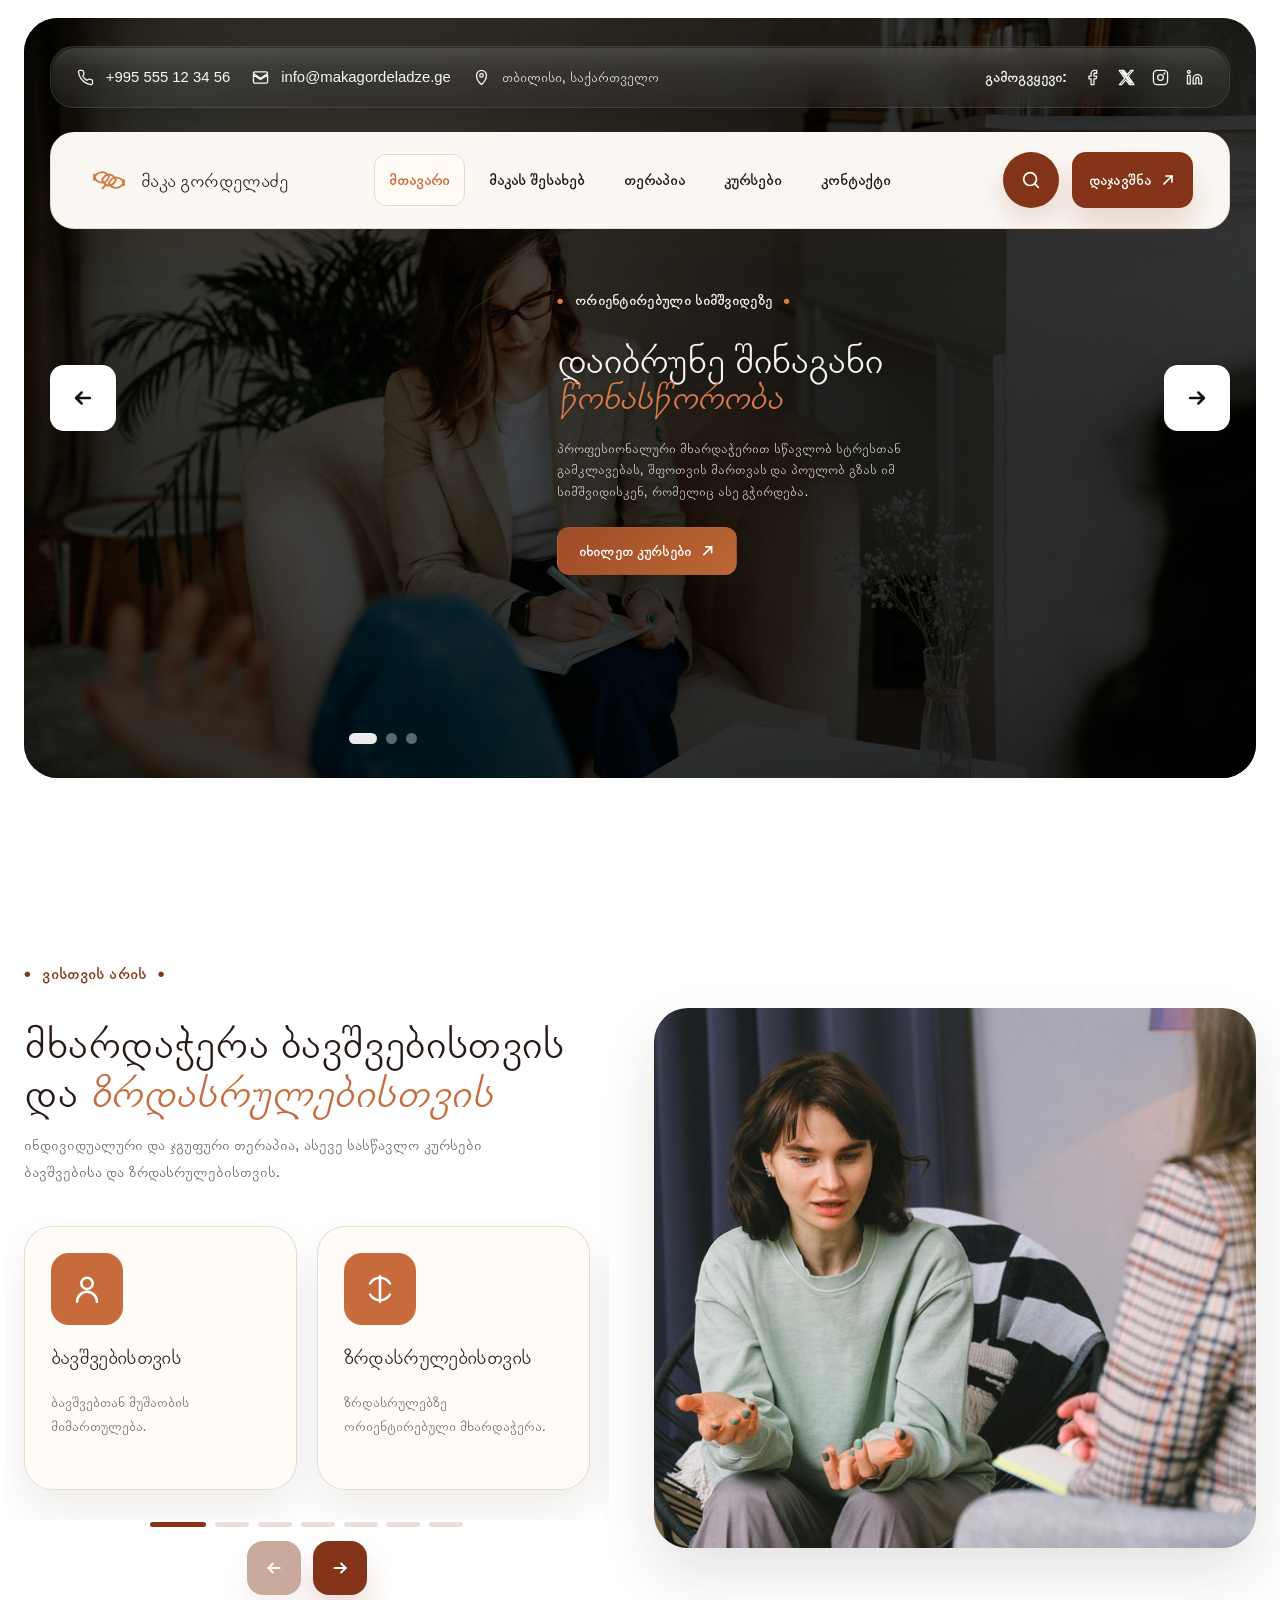
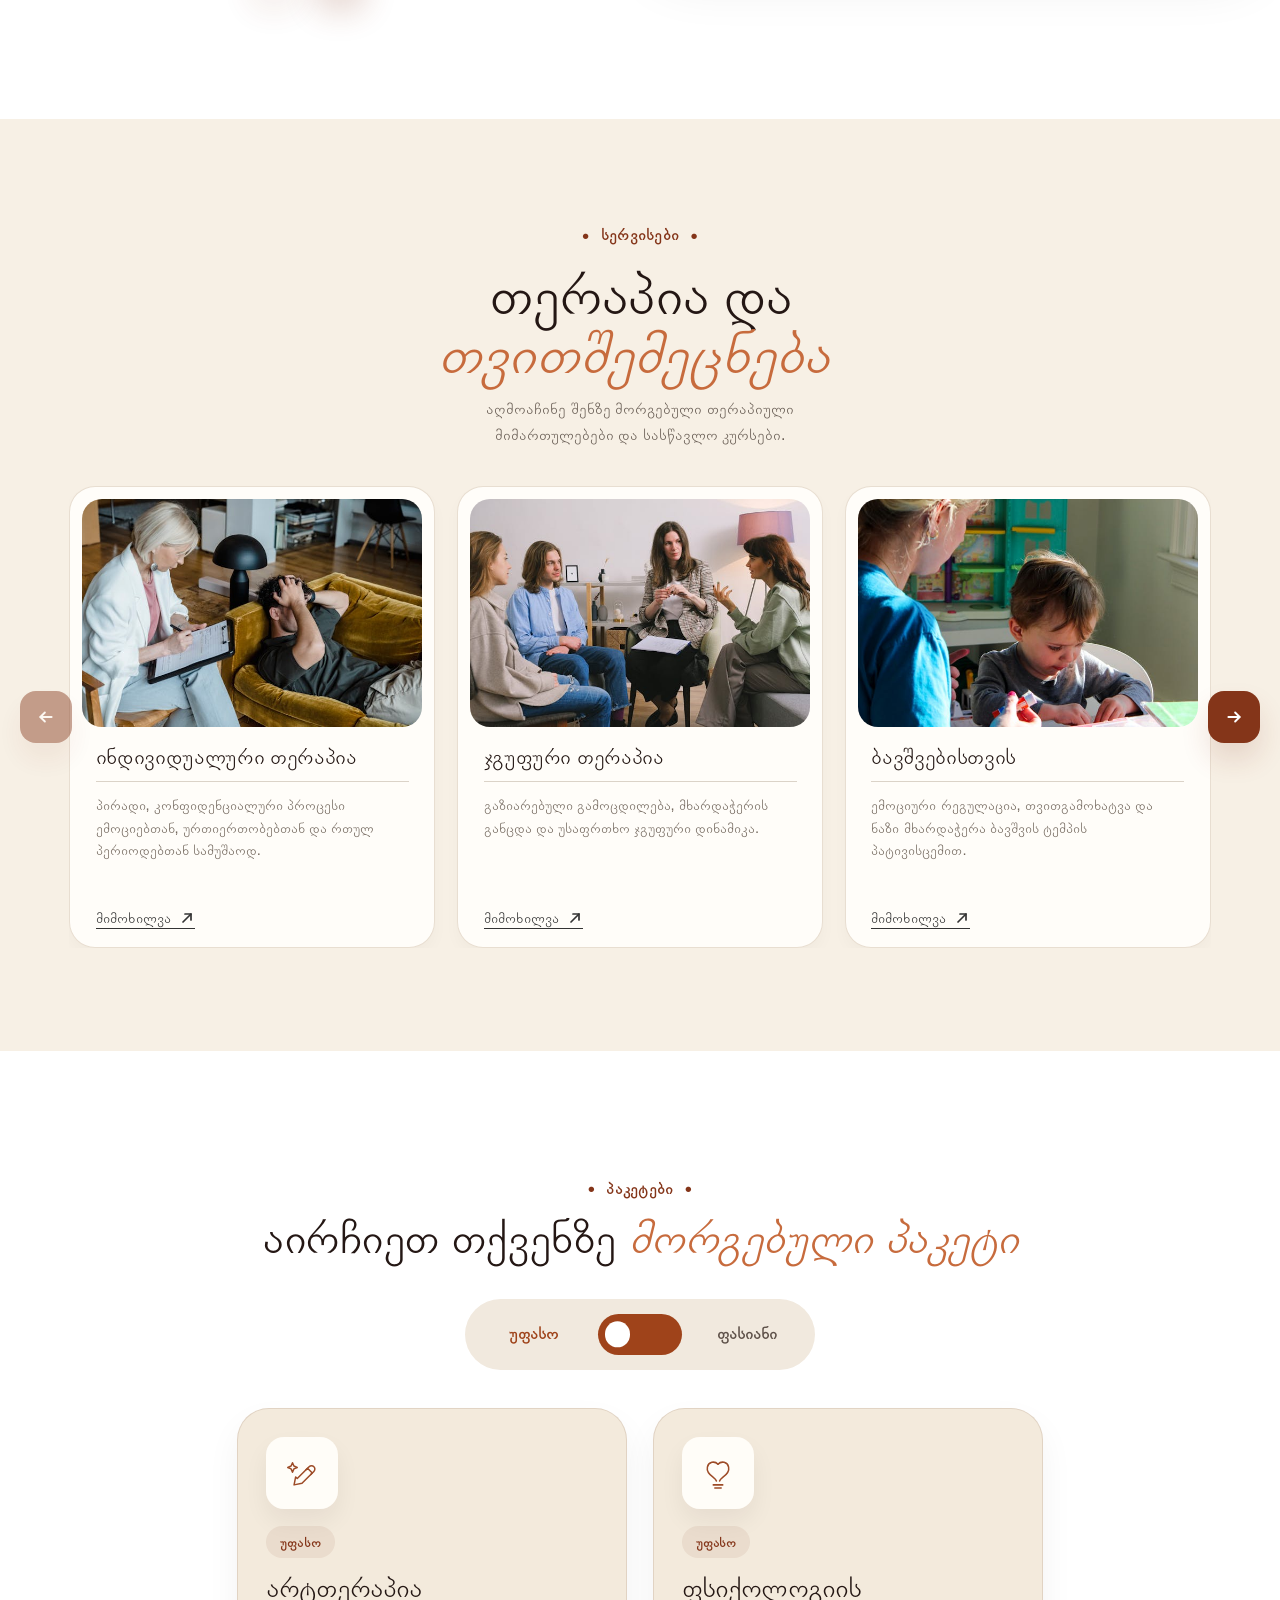
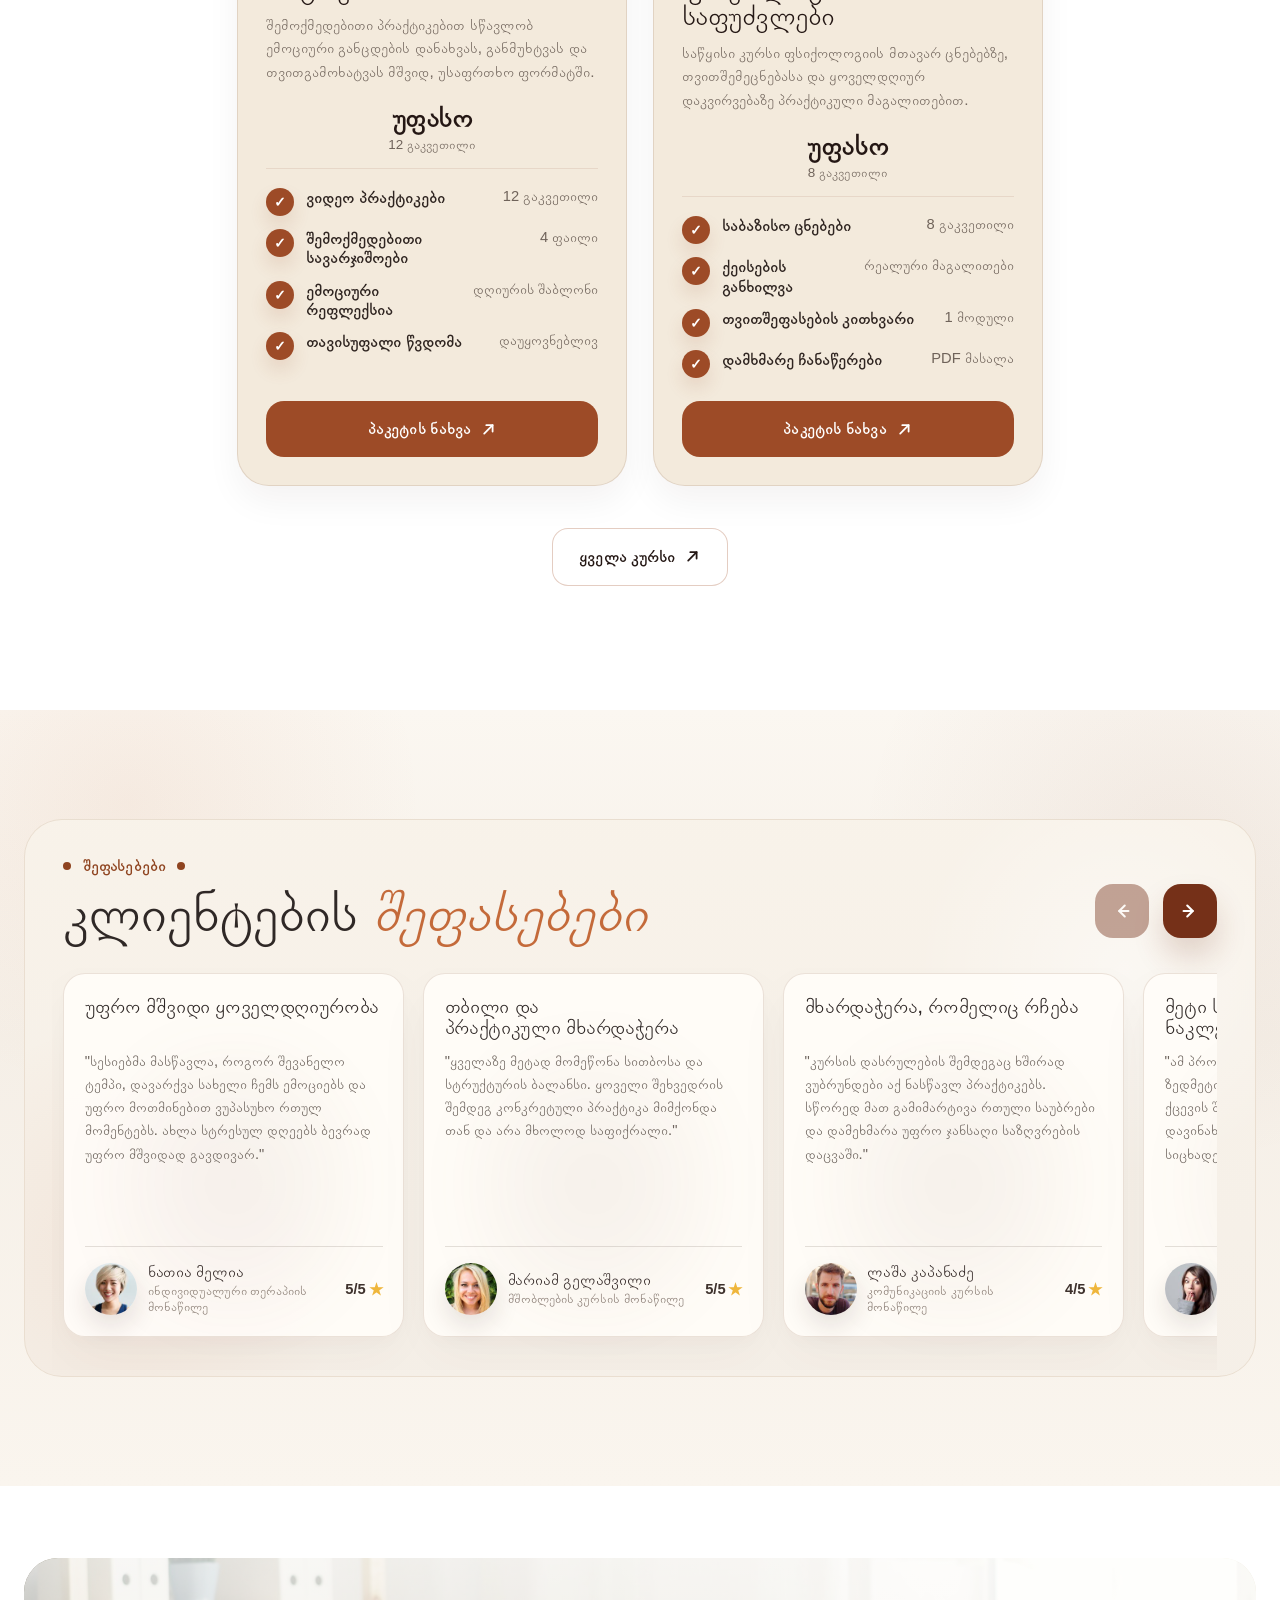
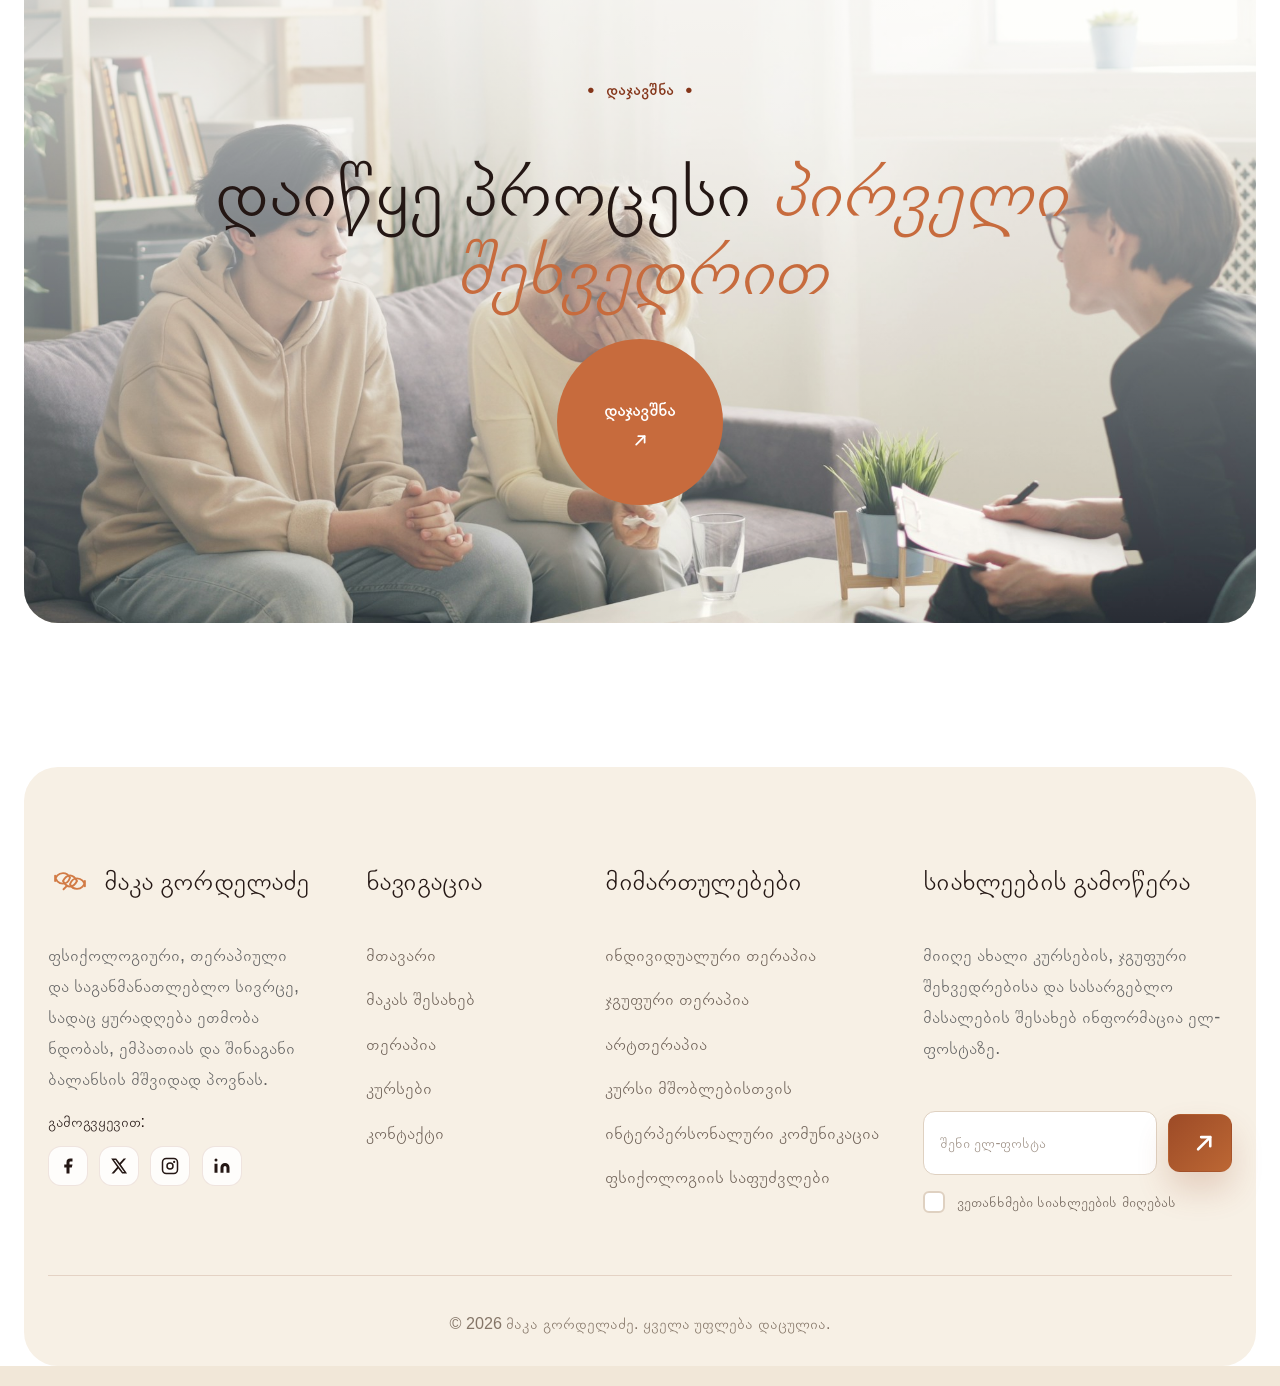
<file: index.html>
<!DOCTYPE html>
<html lang="ka">
  <head>
    <meta charset="UTF-8">
    <meta name="viewport" content="width=device-width, initial-scale=1.0">
    <title>მაკა გორდელაძე | ფსიქოლოგია, თერაპია და კურსები</title>
    <meta
      name="description"
      content="მაკა გორდელაძე — ფსიქოლოგი. ინდივიდუალური და ჯგუფური თერაპია, პრაქტიკული კურსები და მშვიდი სივრცე პიროვნული განვითარებისთვის."
    >
    <link rel="stylesheet" href="css/main.css">
    <link rel="stylesheet" href="css/components.css">
    <link rel="stylesheet" href="css/redesign.css?v=20260413-drawer-polish-2">
    <script src="js/main.js?v=20260413-drawer-polish-2" defer></script>
    <script src="js/auth.js" defer></script>
  </head>
  <body data-page="home">
    <main class="homepage-redesign" data-homepage>
      <section class="section-sm home-hero" id="home">
        <div class="container">
          <div class="hero-slider" data-hero-slider>
            <div class="hero-slider__frame">
              <div data-site-header></div>

              <article class="hero-slide is-active" data-hero-slide>
                <div class="hero-slide__content">
                  <div class="hero-slide__panel">
                    <span class="section-label">ორიენტირებული სიმშვიდეზე</span>
                    <div class="hero-slide__title">
                      <h1><span>დაიბრუნე <br class="mobile-hero-break">შინაგანი</span> <em>წონასწორობა</em></h1>
                    </div>
                    <p class="hero-slide__summary lead">
                    პროფესიონალური მხარდაჭერით სწავლობ სტრესთან გამკლავებას, შფოთვის მართვას და პოულობ გზას იმ სიმშვიდისკენ, რომელიც ასე გჭირდება.
                    </p>
                    <div class="hero-slide__actions">
                      <a class="btn btn-primary" href="courses.html">იხილეთ კურსები <span class="btn-arrow" aria-hidden="true"><svg viewBox="0 0 16 16" fill="none" stroke="currentColor" stroke-width="1.7" stroke-linecap="round" stroke-linejoin="round" focusable="false"><path d="M4 12 12 4"></path><path d="M6 4h6v6"></path></svg></span></a>
                    </div>
                  </div>
                </div>
              </article>

              <article class="hero-slide" data-hero-slide>
                <div class="hero-slide__content">
                  <div class="hero-slide__panel">
                    <span class="section-label">ფოკუსი ემოციურ თავისუფლებაზე</span>
                    <div class="hero-slide__title">
                      <h1><span>შინაგანი</span> <em>ცვლილების გზა</em></h1>
                    </div>
                    <p class="hero-slide__summary lead">
                    ფსიქოლოგთან მუშაობა გეხმარება უკეთ გაიცნო საკუთარი თავი, გააძლიერო ემოციური გამძლეობა და უფრო გაცნობიერებული გადაწყვეტილებები მიიღო ყოველდღიურ ცხოვრებაში.
                    </p>
                    <div class="hero-slide__actions">
                      <a class="btn btn-primary" href="courses.html">იხილეთ კურსები <span class="btn-arrow" aria-hidden="true"><svg viewBox="0 0 16 16" fill="none" stroke="currentColor" stroke-width="1.7" stroke-linecap="round" stroke-linejoin="round" focusable="false"><path d="M4 12 12 4"></path><path d="M6 4h6v6"></path></svg></span></a>
                    </div>
                  </div>
                </div>
              </article>

              <article class="hero-slide" data-hero-slide>
                <div class="hero-slide__content">
                  <div class="hero-slide__panel">
                    <span class="section-label">სწავლა და პრაქტიკა</span>
                    <div class="hero-slide__title">
                      <h1><span>მოსმენა <br class="mobile-hero-break">რომელიც</span> <em>გეხმარება</em></h1>
                    </div>
                    <p class="hero-slide__summary lead">
                      ინდივიდუალური პროცესი გეხმარება უკეთ გაიგო საკუთარი ემოციები, ურთიერთობები და ყოველდღიური გამოწვევები.
                    </p>
                    <div class="hero-slide__actions">
                      <a class="btn btn-primary" href="courses.html">იხილეთ კურსები <span class="btn-arrow" aria-hidden="true"><svg viewBox="0 0 16 16" fill="none" stroke="currentColor" stroke-width="1.7" stroke-linecap="round" stroke-linejoin="round" focusable="false"><path d="M4 12 12 4"></path><path d="M6 4h6v6"></path></svg></span></a>
                    </div>
                  </div>
                </div>
              </article>

              <div class="hero-slider__controls">
                <button class="slider-arrow" type="button" aria-label="წინა სლაიდი" data-hero-prev><svg viewBox="0 0 16 16" fill="none" stroke="currentColor" stroke-width="1.7" stroke-linecap="round" stroke-linejoin="round" aria-hidden="true" focusable="false"><path d="M13 8H3"></path><path d="M7 4 3 8l4 4"></path></svg></button>
                <button class="slider-arrow" type="button" aria-label="შემდეგი სლაიდი" data-hero-next><svg viewBox="0 0 16 16" fill="none" stroke="currentColor" stroke-width="1.7" stroke-linecap="round" stroke-linejoin="round" aria-hidden="true" focusable="false"><path d="M3 8h10"></path><path d="m9 4 4 4-4 4"></path></svg></button>
              </div>
              <div class="hero-slider__footer">
                <div class="hero-slider__note">ბავშვებისთვის • ზრდასრულებისთვის • ონლაინ კურსები • დაჯავშნა</div>
                <div class="slider-dots" data-hero-dots></div>
              </div>
            </div>
          </div>
        </div>
      </section>

      <section class="section home-audience" id="about">
        <div class="container">
          <div class="audience-layout">
            <div class="audience-copy">
              <div class="section-heading">
                <span class="section-label">ვისთვის არის</span>
                <h2><span class="audience-heading-line">მხარდაჭერა</span> <span class="audience-heading-line">ბავშვებისთვის და</span> <em class="audience-heading-line">ზრდასრულებისთვის</em></h2>
                <p>
                  ინდივიდუალური და ჯგუფური თერაპია, ასევე სასწავლო კურსები ბავშვებისა და ზრდასრულებისთვის.
                </p>
              </div>

              <div class="audience-grid audience-grid--mobile">
                <article class="audience-card">
                  <span class="icon-box">
                    <svg viewBox="0 0 24 24" aria-hidden="true">
                      <path d="M12 12a4 4 0 1 0 0-8 4 4 0 0 0 0 8z"></path>
                      <path d="M5 21a7 7 0 0 1 14 0"></path>
                    </svg>
                  </span>
                  <h3>ბავშვებისთვის</h3>
                  <p>ბავშვებთან მუშაობის მიმართულება.</p>
                </article>

                <article class="audience-card">
                  <span class="icon-box">
                    <svg viewBox="0 0 24 24" aria-hidden="true">
                      <path d="M12 3v18"></path>
                      <path d="M5 8c2-3 5-4 7-4s5 1 7 4"></path>
                      <path d="M5 16c2 3 5 4 7 4s5-1 7-4"></path>
                    </svg>
                  </span>
                  <h3>ზრდასრულებისთვის</h3>
                  <p>ზრდასრულებზე ორიენტირებული მხარდაჭერა.</p>
                </article>

                <article class="audience-card">
                  <span class="icon-box">
                    <svg viewBox="0 0 24 24" aria-hidden="true">
                      <path d="M8 11a4 4 0 1 0 0-8 4 4 0 0 0 0 8z"></path>
                      <path d="M16 13a4 4 0 1 0 0-8 4 4 0 0 0 0 8z"></path>
                      <path d="M2 21a6 6 0 0 1 12 0"></path>
                      <path d="M11 21a6 6 0 0 1 11 0"></path>
                    </svg>
                  </span>
                  <h3>ინდივიდუალური თერაპია</h3>
                  <p>ინდივიდუალური შეხვედრების ფორმატი.</p>
                </article>

                <article class="audience-card">
                  <span class="icon-box">
                    <svg viewBox="0 0 24 24" aria-hidden="true">
                      <path d="M4 12c2.2-3 4.8-4.5 8-4.5s5.8 1.5 8 4.5c-2.2 3-4.8 4.5-8 4.5S6.2 15 4 12z"></path>
                      <circle cx="12" cy="12" r="2.5"></circle>
                    </svg>
                  </span>
                  <h3>ჯგუფური თერაპია</h3>
                  <p>ჯგუფში მუშაობის თერაპიული ფორმატი.</p>
                </article>
              </div>

              <div
                class="audience-carousel audience-carousel--desktop"
                data-carousel
                data-carousel-swipe="true"
                data-visible-mobile="1"
                data-visible-tablet="1"
                data-visible-desktop="1"
                aria-label="მიმართულებების სლაიდერი"
              >
                <div class="audience-carousel__viewport" data-carousel-viewport>
                  <div class="audience-carousel__track" data-carousel-track>
                    <div class="audience-carousel__slide">
                      <article class="audience-card">
                        <span class="icon-box">
                          <svg viewBox="0 0 24 24" aria-hidden="true">
                            <path d="M12 12a4 4 0 1 0 0-8 4 4 0 0 0 0 8z"></path>
                            <path d="M5 21a7 7 0 0 1 14 0"></path>
                          </svg>
                        </span>
                        <h3>ბავშვებისთვის</h3>
                        <p>ბავშვებთან მუშაობის მიმართულება.</p>
                      </article>

                      <article class="audience-card">
                        <span class="icon-box">
                          <svg viewBox="0 0 24 24" aria-hidden="true">
                            <path d="M12 3v18"></path>
                            <path d="M5 8c2-3 5-4 7-4s5 1 7 4"></path>
                            <path d="M5 16c2 3 5 4 7 4s5-1 7-4"></path>
                          </svg>
                        </span>
                        <h3>ზრდასრულებისთვის</h3>
                        <p>ზრდასრულებზე ორიენტირებული მხარდაჭერა.</p>
                      </article>
                    </div>

                    <div class="audience-carousel__slide">
                      <article class="audience-card">
                        <span class="icon-box">
                          <svg viewBox="0 0 24 24" aria-hidden="true">
                            <path d="M8 11a4 4 0 1 0 0-8 4 4 0 0 0 0 8z"></path>
                            <path d="M16 13a4 4 0 1 0 0-8 4 4 0 0 0 0 8z"></path>
                            <path d="M2 21a6 6 0 0 1 12 0"></path>
                            <path d="M11 21a6 6 0 0 1 11 0"></path>
                          </svg>
                        </span>
                        <h3>ინდივიდუალური თერაპია</h3>
                        <p>ინდივიდუალური შეხვედრების ფორმატი.</p>
                      </article>

                      <article class="audience-card">
                        <span class="icon-box">
                          <svg viewBox="0 0 24 24" aria-hidden="true">
                            <path d="M4 12c2.2-3 4.8-4.5 8-4.5s5.8 1.5 8 4.5c-2.2 3-4.8 4.5-8 4.5S6.2 15 4 12z"></path>
                            <circle cx="12" cy="12" r="2.5"></circle>
                          </svg>
                        </span>
                        <h3>ჯგუფური თერაპია</h3>
                        <p>ჯგუფში მუშაობის თერაპიული ფორმატი.</p>
                      </article>
                    </div>

                    <div class="audience-carousel__slide">
                      <article class="audience-card">
                        <span class="icon-box">
                          <svg viewBox="0 0 24 24" aria-hidden="true">
                            <path d="M4 19.5c4.8-1.5 8.8-5.5 10.4-10.4"></path>
                            <path d="M14.4 9.1 20 3.5"></path>
                            <path d="M14.4 9.1 19 13.7"></path>
                            <path d="M7 18l-3 3"></path>
                          </svg>
                        </span>
                        <h3>არტთერაპია</h3>
                        <p>შემოქმედებითი მიდგომით წარმართული კურსი.</p>
                      </article>

                      <article class="audience-card">
                        <span class="icon-box">
                          <svg viewBox="0 0 24 24" aria-hidden="true">
                            <path d="M12 21c-4-3-7-6.1-7-10a4 4 0 0 1 7-2.6A4 4 0 0 1 19 11c0 3.9-3 7-7 10z"></path>
                            <path d="M9 12h6"></path>
                          </svg>
                        </span>
                        <h3>კურსი მშობლებისთვის</h3>
                        <p>მშობლებისთვის განკუთვნილი სასწავლო კურსი.</p>
                      </article>
                    </div>

                    <div class="audience-carousel__slide">
                      <article class="audience-card">
                        <span class="icon-box">
                          <svg viewBox="0 0 24 24" aria-hidden="true">
                            <path d="M4 7h16"></path>
                            <path d="M4 12h11"></path>
                            <path d="M4 17h8"></path>
                            <path d="M17 15l3 3"></path>
                            <path d="M20 15l-3 3"></path>
                          </svg>
                        </span>
                        <h3>ინტერპერსონალური კომუნიკაცია</h3>
                        <p>კომუნიკაციის უნარებზე ორიენტირებული კურსი.</p>
                      </article>

                      <article class="audience-card">
                        <span class="icon-box">
                          <svg viewBox="0 0 24 24" aria-hidden="true">
                            <path d="M4 5.5A2.5 2.5 0 0 1 6.5 3H20v16H6.5A2.5 2.5 0 0 0 4 21V5.5z"></path>
                            <path d="M8 7h8"></path>
                            <path d="M8 11h6"></path>
                          </svg>
                        </span>
                        <h3>ფსიქოლოგიის საფუძვლები</h3>
                        <p>ფსიქოლოგიის ძირითადი საკითხების სასწავლო კურსი.</p>
                      </article>
                    </div>
                  </div>
                </div>

                <div class="audience-carousel__controls">
                  <div class="audience-carousel__dots" data-carousel-dots></div>
                  <div class="audience-carousel__arrows">
                    <button class="audience-carousel__arrow" type="button" aria-label="წინა სლაიდი" data-carousel-prev><svg viewBox="0 0 16 16" fill="none" stroke="currentColor" stroke-width="1.7" stroke-linecap="round" stroke-linejoin="round" aria-hidden="true" focusable="false"><path d="M13 8H3"></path><path d="M7 4 3 8l4 4"></path></svg></button>
                    <button class="audience-carousel__arrow" type="button" aria-label="შემდეგი სლაიდი" data-carousel-next><svg viewBox="0 0 16 16" fill="none" stroke="currentColor" stroke-width="1.7" stroke-linecap="round" stroke-linejoin="round" aria-hidden="true" focusable="false"><path d="M3 8h10"></path><path d="m9 4 4 4-4 4"></path></svg></button>
                  </div>
                </div>
              </div>

              <div
                class="audience-carousel audience-carousel--mobile"
                data-carousel
                data-carousel-swipe="true"
                data-visible-mobile="1"
                data-visible-tablet="1"
                data-visible-desktop="1"
                aria-label="მიმართულებების მობილური სლაიდერი"
              >
                <div class="audience-carousel__viewport" data-carousel-viewport>
                  <div class="audience-carousel__track" data-carousel-track>
                    <div class="audience-carousel__slide">
                      <article class="audience-card">
                        <span class="icon-box">
                          <svg viewBox="0 0 24 24" aria-hidden="true">
                            <path d="M12 12a4 4 0 1 0 0-8 4 4 0 0 0 0 8z"></path>
                            <path d="M5 21a7 7 0 0 1 14 0"></path>
                          </svg>
                        </span>
                        <h3>ბავშვებისთვის</h3>
                        <p>ბავშვებთან მუშაობის მიმართულება.</p>
                      </article>
                    </div>

                    <div class="audience-carousel__slide">
                      <article class="audience-card">
                        <span class="icon-box">
                          <svg viewBox="0 0 24 24" aria-hidden="true">
                            <path d="M12 3v18"></path>
                            <path d="M5 8c2-3 5-4 7-4s5 1 7 4"></path>
                            <path d="M5 16c2 3 5 4 7 4s5-1 7-4"></path>
                          </svg>
                        </span>
                        <h3>ზრდასრულებისთვის</h3>
                        <p>ზრდასრულებზე ორიენტირებული მხარდაჭერა.</p>
                      </article>
                    </div>

                    <div class="audience-carousel__slide">
                      <article class="audience-card">
                        <span class="icon-box">
                          <svg viewBox="0 0 24 24" aria-hidden="true">
                            <path d="M8 11a4 4 0 1 0 0-8 4 4 0 0 0 0 8z"></path>
                            <path d="M16 13a4 4 0 1 0 0-8 4 4 0 0 0 0 8z"></path>
                            <path d="M2 21a6 6 0 0 1 12 0"></path>
                            <path d="M11 21a6 6 0 0 1 11 0"></path>
                          </svg>
                        </span>
                        <h3>ინდივიდუალური თერაპია</h3>
                        <p>ინდივიდუალური შეხვედრების ფორმატი.</p>
                      </article>
                    </div>

                    <div class="audience-carousel__slide">
                      <article class="audience-card">
                        <span class="icon-box">
                          <svg viewBox="0 0 24 24" aria-hidden="true">
                            <path d="M4 12c2.2-3 4.8-4.5 8-4.5s5.8 1.5 8 4.5c-2.2 3-4.8 4.5-8 4.5S6.2 15 4 12z"></path>
                            <circle cx="12" cy="12" r="2.5"></circle>
                          </svg>
                        </span>
                        <h3>ჯგუფური თერაპია</h3>
                        <p>ჯგუფში მუშაობის თერაპიული ფორმატი.</p>
                      </article>
                    </div>

                    <div class="audience-carousel__slide">
                      <article class="audience-card">
                        <span class="icon-box">
                          <svg viewBox="0 0 24 24" aria-hidden="true">
                            <path d="M4 19.5c4.8-1.5 8.8-5.5 10.4-10.4"></path>
                            <path d="M14.4 9.1 20 3.5"></path>
                            <path d="M14.4 9.1 19 13.7"></path>
                            <path d="M7 18l-3 3"></path>
                          </svg>
                        </span>
                        <h3>არტთერაპია</h3>
                        <p>შემოქმედებითი მიდგომით წარმართული კურსი.</p>
                      </article>
                    </div>

                    <div class="audience-carousel__slide">
                      <article class="audience-card">
                        <span class="icon-box">
                          <svg viewBox="0 0 24 24" aria-hidden="true">
                            <path d="M12 21c-4-3-7-6.1-7-10a4 4 0 0 1 7-2.6A4 4 0 0 1 19 11c0 3.9-3 7-7 10z"></path>
                            <path d="M9 12h6"></path>
                          </svg>
                        </span>
                        <h3>კურსი მშობლებისთვის</h3>
                        <p>მშობლებისთვის განკუთვნილი სასწავლო კურსი.</p>
                      </article>
                    </div>

                    <div class="audience-carousel__slide">
                      <article class="audience-card">
                        <span class="icon-box">
                          <svg viewBox="0 0 24 24" aria-hidden="true">
                            <path d="M4 7h16"></path>
                            <path d="M4 12h11"></path>
                            <path d="M4 17h8"></path>
                            <path d="M17 15l3 3"></path>
                            <path d="M20 15l-3 3"></path>
                          </svg>
                        </span>
                        <h3>ინტერპერსონალური კომუნიკაცია</h3>
                        <p>კომუნიკაციის უნარებზე ორიენტირებული კურსი.</p>
                      </article>
                    </div>

                    <div class="audience-carousel__slide">
                      <article class="audience-card">
                        <span class="icon-box">
                          <svg viewBox="0 0 24 24" aria-hidden="true">
                            <path d="M4 5.5A2.5 2.5 0 0 1 6.5 3H20v16H6.5A2.5 2.5 0 0 0 4 21V5.5z"></path>
                            <path d="M8 7h8"></path>
                            <path d="M8 11h6"></path>
                          </svg>
                        </span>
                        <h3>ფსიქოლოგიის საფუძვლები</h3>
                        <p>ფსიქოლოგიის ძირითადი საკითხების სასწავლო კურსი.</p>
                      </article>
                    </div>
                  </div>
                </div>

                <div class="audience-carousel__controls">
                  <div class="audience-carousel__dots" data-carousel-dots></div>
                  <div class="audience-carousel__arrows">
                    <button class="audience-carousel__arrow" type="button" aria-label="წინა სლაიდი" data-carousel-prev><svg viewBox="0 0 16 16" fill="none" stroke="currentColor" stroke-width="1.7" stroke-linecap="round" stroke-linejoin="round" aria-hidden="true" focusable="false"><path d="M13 8H3"></path><path d="M7 4 3 8l4 4"></path></svg></button>
                    <button class="audience-carousel__arrow" type="button" aria-label="შემდეგი სლაიდი" data-carousel-next><svg viewBox="0 0 16 16" fill="none" stroke="currentColor" stroke-width="1.7" stroke-linecap="round" stroke-linejoin="round" aria-hidden="true" focusable="false"><path d="M3 8h10"></path><path d="m9 4 4 4-4 4"></path></svg></button>
                  </div>
                </div>
              </div>
            </div>

            <div class="audience-media">
              <img src="images/home/vistvis.jpeg" alt="თერაპიული საუბარი ფსიქოლოგთან">
            </div>
          </div>
        </div>
      </section>

      <section class="section section-alt home-services" id="services">
        <div class="container">
          <div class="section-heading centered">
            <span class="section-label">სერვისები</span>
            <h2>თერაპია და <em>თვითშემეცნება</em></h2>
            <p>აღმოაჩინე შენზე მორგებული თერაპიული მიმართულებები და სასწავლო კურსები.</p>
          </div>

          <div
            class="feature-carousel"
            data-carousel
            data-carousel-swipe="true"
            data-visible-mobile="1"
            data-visible-tablet="2"
            data-visible-desktop="3"
          >
            <div class="feature-carousel__viewport" data-carousel-viewport>
              <div class="feature-carousel__track" data-carousel-track>
                <article class="service-showcase-card">
                  <a class="service-showcase-card__link" href="therapy.html?type=individual">
                    <img src="images/home/individualuri.jpg" alt="ინდივიდუალური თერაპია" draggable="false">
                    <div class="service-showcase-card__body">
                      <h3>ინდივიდუალური თერაპია</h3>
                      <p>პირადი, კონფიდენციალური პროცესი ემოციებთან, ურთიერთობებთან და რთულ პერიოდებთან სამუშაოდ.</p>
                      <span class="link-arrow">მიმოხილვა <span class="icon-arrow icon-arrow--up-right link-arrow__icon" aria-hidden="true"><svg viewBox="0 0 16 16" fill="none" stroke="currentColor" stroke-width="1.7" stroke-linecap="round" stroke-linejoin="round" focusable="false"><path d="M4 12 12 4"></path><path d="M6 4h6v6"></path></svg></span></span>
                    </div>
                  </a>
                </article>

                <article class="service-showcase-card">
                  <a class="service-showcase-card__link" href="therapy.html?type=group">
                    <img src="images/home/jgufuri.jpg" alt="ჯგუფური თერაპია" draggable="false">
                    <div class="service-showcase-card__body">
                      <h3>ჯგუფური თერაპია</h3>
                      <p>გაზიარებული გამოცდილება, მხარდაჭერის განცდა და უსაფრთხო ჯგუფური დინამიკა.</p>
                      <span class="link-arrow">მიმოხილვა <span class="icon-arrow icon-arrow--up-right link-arrow__icon" aria-hidden="true"><svg viewBox="0 0 16 16" fill="none" stroke="currentColor" stroke-width="1.7" stroke-linecap="round" stroke-linejoin="round" focusable="false"><path d="M4 12 12 4"></path><path d="M6 4h6v6"></path></svg></span></span>
                    </div>
                  </a>
                </article>

                <article class="service-showcase-card">
                  <a class="service-showcase-card__link" href="contact.html">
                    <img src="images/home/bavshvebistvis.jpg" alt="ბავშვებისა და მოზარდების მხარდაჭერა" draggable="false">
                    <div class="service-showcase-card__body">
                      <h3>ბავშვებისთვის</h3>
                      <p>ემოციური რეგულაცია, თვითგამოხატვა და ნაზი მხარდაჭერა ბავშვის ტემპის პატივისცემით.</p>
                      <span class="link-arrow">მიმოხილვა <span class="icon-arrow icon-arrow--up-right link-arrow__icon" aria-hidden="true"><svg viewBox="0 0 16 16" fill="none" stroke="currentColor" stroke-width="1.7" stroke-linecap="round" stroke-linejoin="round" focusable="false"><path d="M4 12 12 4"></path><path d="M6 4h6v6"></path></svg></span></span>
                    </div>
                  </a>
                </article>

                <article class="service-showcase-card">
                  <a class="service-showcase-card__link" href="therapy.html">
                    <img src="/images/home/zrdasulebistvis.jpg" alt="ზრდასრულებისთვის მხარდაჭერა" draggable="false">
                    <div class="service-showcase-card__body">
                      <h3>ზრდასრულებისთვის</h3>
                      <p>სტრესის შემცირება, საზღვრების გაძლიერება და ყოველდღიური სიმშვიდის პრაქტიკა.</p>
                      <span class="link-arrow">მიმოხილვა <span class="icon-arrow icon-arrow--up-right link-arrow__icon" aria-hidden="true"><svg viewBox="0 0 16 16" fill="none" stroke="currentColor" stroke-width="1.7" stroke-linecap="round" stroke-linejoin="round" focusable="false"><path d="M4 12 12 4"></path><path d="M6 4h6v6"></path></svg></span></span>
                    </div>
                  </a>
                </article>
              </div>
            </div>
            <div class="feature-carousel__controls">
              <div class="feature-carousel__arrows">
                <button
                  class="feature-carousel__arrow feature-carousel__arrow--prev"
                  type="button"
                  aria-label="წინა სერვისი"
                  data-carousel-prev
                >
                  <svg viewBox="0 0 16 16" fill="none" stroke="currentColor" stroke-width="1.7" stroke-linecap="round" stroke-linejoin="round" aria-hidden="true" focusable="false"><path d="M13 8H3"></path><path d="M7 4 3 8l4 4"></path></svg>
                </button>
                <button
                  class="feature-carousel__arrow feature-carousel__arrow--next"
                  type="button"
                  aria-label="შემდეგი სერვისი"
                  data-carousel-next
                >
                  <svg viewBox="0 0 16 16" fill="none" stroke="currentColor" stroke-width="1.7" stroke-linecap="round" stroke-linejoin="round" aria-hidden="true" focusable="false"><path d="M3 8h10"></path><path d="m9 4 4 4-4 4"></path></svg>
                </button>
              </div>
              <div class="feature-carousel__dots" data-carousel-dots aria-label="სერვისების გვერდები"></div>
            </div>
          </div>
        </div>
      </section>

      <section class="section home-courses" id="courses">
        <div class="container">
          <div class="section-heading centered">
            <span class="section-label">პაკეტები</span>
            <h2><span class="home-courses__heading-line">აირჩიეთ თქვენზე</span> <em>მორგებული პაკეტი</em></h2>
          </div>

          <div class="course-filter-toggle" data-home-course-filter-group data-default-filter="free" data-active-filter="free" role="group" aria-label="პაკეტის არჩევა">
            <button class="is-active" type="button" data-home-course-filter="free">უფასო</button>
            <button class="course-filter-toggle__switch" type="button" data-home-course-switch aria-label="პაკეტის გადართვა">
              <span class="course-filter-toggle__thumb"></span>
            </button>
            <button type="button" data-home-course-filter="paid">ფასიანი</button>
          </div>

          <div class="course-package-grid">
            <article class="course-package-card course-package-card--soft course-package-card--beige" data-home-course-card="free">
              <div class="course-package-card__icon">
                <svg viewBox="0 0 48 48" aria-hidden="true">
                  <path d="M18 31 31 18l6 6-13 13-10 2 2-10Z"></path>
                  <path d="m29 20 4-4a4.2 4.2 0 1 1 6 6l-4 4"></path>
                  <path d="m12 11 1.8 4.2L18 17l-4.2 1.8L12 23l-1.8-4.2L6 17l4.2-1.8L12 11Z"></path>
                </svg>
              </div>
              <span class="badge-free">უფასო</span>
              <h3>არტთერაპია</h3>
              <p class="course-package-card__summary">შემოქმედებითი პრაქტიკებით სწავლობ ემოციური განცდების დანახვას, განმუხტვას და თვითგამოხატვას მშვიდ, უსაფრთხო ფორმატში.</p>
              <div class="course-package-card__price">
                <strong>უფასო</strong>
                <span>12 გაკვეთილი</span>
              </div>
              <div class="course-package-card__divider" aria-hidden="true"></div>
              <ul class="course-package-card__features">
                <li>
                  <span class="course-package-card__feature-marker">✓</span>
                  <span class="course-package-card__feature-label">ვიდეო პრაქტიკები</span>
                  <span class="course-package-card__feature-meta">12 გაკვეთილი</span>
                </li>
                <li>
                  <span class="course-package-card__feature-marker">✓</span>
                  <span class="course-package-card__feature-label">შემოქმედებითი სავარჯიშოები</span>
                  <span class="course-package-card__feature-meta">4 ფაილი</span>
                </li>
                <li>
                  <span class="course-package-card__feature-marker">✓</span>
                  <span class="course-package-card__feature-label">ემოციური რეფლექსია</span>
                  <span class="course-package-card__feature-meta">დღიურის შაბლონი</span>
                </li>
                <li>
                  <span class="course-package-card__feature-marker">✓</span>
                  <span class="course-package-card__feature-label">თავისუფალი წვდომა</span>
                  <span class="course-package-card__feature-meta">დაუყოვნებლივ</span>
                </li>
              </ul>
              <a class="btn btn-primary course-package-card__cta" href="course-detail.html?id=1">პაკეტის ნახვა <span class="btn-arrow" aria-hidden="true"><svg viewBox="0 0 16 16" fill="none" stroke="currentColor" stroke-width="1.7" stroke-linecap="round" stroke-linejoin="round" focusable="false"><path d="M4 12 12 4"></path><path d="M6 4h6v6"></path></svg></span></a>
            </article>

            <article class="course-package-card course-package-card--soft course-package-card--beige" data-home-course-card="paid">
              <div class="course-package-card__icon">
                <svg viewBox="0 0 48 48" aria-hidden="true">
                  <path d="M14 33v-2.5A6.5 6.5 0 0 1 20.5 24H27a6.5 6.5 0 0 1 6.5 6.5V33"></path>
                  <circle cx="18.5" cy="17" r="4.5"></circle>
                  <circle cx="29.5" cy="17" r="4.5"></circle>
                  <path d="m24 13 1.3 2.6 2.9.4-2.1 2 0.5 2.8-2.6-1.3-2.6 1.3.5-2.8-2.1-2 2.9-.4L24 13Z"></path>
                </svg>
              </div>
              <span class="badge-paid">ფასიანი</span>
              <h3>კურსი მშობლებისთვის</h3>
              <p class="course-package-card__summary">მშვიდი კომუნიკაცია, ემპათიური საზღვრები და ბავშვის ემოციებთან გააზრებული ურთიერთობა ყოველდღიურ ოჯახურ სცენარებში.</p>
              <div class="course-package-card__price course-package-card__price--free">
                <strong>₾120</strong>
                <span>18 გაკვეთილი</span>
              </div>
              <div class="course-package-card__divider" aria-hidden="true"></div>
              <ul class="course-package-card__features">
                <li>
                  <span class="course-package-card__feature-marker">✓</span>
                  <span class="course-package-card__feature-label">ემპათიური კომუნიკაცია</span>
                  <span class="course-package-card__feature-meta">6 მოდული</span>
                </li>
                <li>
                  <span class="course-package-card__feature-marker">✓</span>
                  <span class="course-package-card__feature-label">საზღვრების პრაქტიკა</span>
                  <span class="course-package-card__feature-meta">worksheet-ები</span>
                </li>
                <li>
                  <span class="course-package-card__feature-marker">✓</span>
                  <span class="course-package-card__feature-label">ბავშვის ემოციები</span>
                  <span class="course-package-card__feature-meta">ვიდეო სერია</span>
                </li>
                <li>
                  <span class="course-package-card__feature-marker">✓</span>
                  <span class="course-package-card__feature-label">ოჯახური სცენარები</span>
                  <span class="course-package-card__feature-meta">ქეის ანალიზი</span>
                </li>
              </ul>
              <a class="btn btn-primary course-package-card__cta" href="course-detail.html?id=2">პაკეტის ნახვა <span class="btn-arrow" aria-hidden="true"><svg viewBox="0 0 16 16" fill="none" stroke="currentColor" stroke-width="1.7" stroke-linecap="round" stroke-linejoin="round" focusable="false"><path d="M4 12 12 4"></path><path d="M6 4h6v6"></path></svg></span></a>
            </article>

            <article class="course-package-card course-package-card--soft course-package-card--communication" data-home-course-card="paid">
              <div class="course-package-card__icon">
                <svg viewBox="0 0 48 48" aria-hidden="true">
                  <path d="M11 16.5A5.5 5.5 0 0 1 16.5 11h15A5.5 5.5 0 0 1 37 16.5V24a5.5 5.5 0 0 1-5.5 5.5H24l-7 6v-6h-.5A5.5 5.5 0 0 1 11 24Z"></path>
                  <path d="M18 18h12"></path>
                  <path d="M18 24h8"></path>
                </svg>
              </div>
              <span class="badge-paid">ფასიანი</span>
              <h3>ინტერპერსონალური კომუნიკაცია</h3>
              <p class="course-package-card__summary">აქტიური მოსმენა, პირადი საზღვრები და რთულ საუბრებში სიცხადის შენარჩუნება პირადსა და პროფესიულ სივრცეში.</p>
              <div class="course-package-card__price course-package-card__price--free">
                <strong>₾90</strong>
                <span>10 გაკვეთილი</span>
              </div>
              <div class="course-package-card__divider" aria-hidden="true"></div>
              <ul class="course-package-card__features">
                <li>
                  <span class="course-package-card__feature-marker">✓</span>
                  <span class="course-package-card__feature-label">აქტიური მოსმენა</span>
                  <span class="course-package-card__feature-meta">10 გაკვეთილი</span>
                </li>
                <li>
                  <span class="course-package-card__feature-marker">✓</span>
                  <span class="course-package-card__feature-label">რთული საუბრები</span>
                  <span class="course-package-card__feature-meta">როლური სცენარები</span>
                </li>
                <li>
                  <span class="course-package-card__feature-marker">✓</span>
                  <span class="course-package-card__feature-label">პირადი საზღვრები</span>
                  <span class="course-package-card__feature-meta">პრაქტიკული რუკა</span>
                </li>
                <li>
                  <span class="course-package-card__feature-marker">✓</span>
                  <span class="course-package-card__feature-label">კონფლიქტის მართვა</span>
                  <span class="course-package-card__feature-meta">ქმედითი მოდელი</span>
                </li>
              </ul>
              <a class="btn btn-primary course-package-card__cta" href="course-detail.html?id=3">პაკეტის ნახვა <span class="btn-arrow" aria-hidden="true"><svg viewBox="0 0 16 16" fill="none" stroke="currentColor" stroke-width="1.7" stroke-linecap="round" stroke-linejoin="round" focusable="false"><path d="M4 12 12 4"></path><path d="M6 4h6v6"></path></svg></span></a>
            </article>

            <article class="course-package-card course-package-card--soft course-package-card--beige" data-home-course-card="free">
              <div class="course-package-card__icon">
                <svg viewBox="0 0 48 48" aria-hidden="true">
                  <path d="M24 13c-4.4-4.8-12-2.9-13.4 3.5-1.5 6.9 4.1 10.6 7.8 13.2 1.8 1.3 3.1 2.6 3.6 4.3"></path>
                  <path d="M24 13c4.4-4.8 12-2.9 13.4 3.5 1.5 6.9-4.1 10.6-7.8 13.2-1.8 1.3-3.1 2.6-3.6 4.3"></path>
                  <path d="M18 39h12"></path>
                  <path d="M20 43h8"></path>
                </svg>
              </div>
              <span class="badge-free">უფასო</span>
              <h3>ფსიქოლოგიის საფუძვლები</h3>
              <p class="course-package-card__summary">საწყისი კურსი ფსიქოლოგიის მთავარ ცნებებზე, თვითშემეცნებასა და ყოველდღიურ დაკვირვებაზე პრაქტიკული მაგალითებით.</p>
              <div class="course-package-card__price">
                <strong>უფასო</strong>
                <span>8 გაკვეთილი</span>
              </div>
              <div class="course-package-card__divider" aria-hidden="true"></div>
              <ul class="course-package-card__features">
                <li>
                  <span class="course-package-card__feature-marker">✓</span>
                  <span class="course-package-card__feature-label">საბაზისო ცნებები</span>
                  <span class="course-package-card__feature-meta">8 გაკვეთილი</span>
                </li>
                <li>
                  <span class="course-package-card__feature-marker">✓</span>
                  <span class="course-package-card__feature-label">ქეისების განხილვა</span>
                  <span class="course-package-card__feature-meta">რეალური მაგალითები</span>
                </li>
                <li>
                  <span class="course-package-card__feature-marker">✓</span>
                  <span class="course-package-card__feature-label">თვითშეფასების კითხვარი</span>
                  <span class="course-package-card__feature-meta">1 მოდული</span>
                </li>
                <li>
                  <span class="course-package-card__feature-marker">✓</span>
                  <span class="course-package-card__feature-label">დამხმარე ჩანაწერები</span>
                  <span class="course-package-card__feature-meta">PDF მასალა</span>
                </li>
              </ul>
              <a class="btn btn-primary course-package-card__cta" href="course-detail.html?id=4">პაკეტის ნახვა <span class="btn-arrow" aria-hidden="true"><svg viewBox="0 0 16 16" fill="none" stroke="currentColor" stroke-width="1.7" stroke-linecap="round" stroke-linejoin="round" focusable="false"><path d="M4 12 12 4"></path><path d="M6 4h6v6"></path></svg></span></a>
            </article>
          </div>

          <div class="home-courses__actions">
            <a class="btn btn-outline" href="courses.html">ყველა კურსი <span class="btn-arrow" aria-hidden="true"><svg viewBox="0 0 16 16" fill="none" stroke="currentColor" stroke-width="1.7" stroke-linecap="round" stroke-linejoin="round" focusable="false"><path d="M4 12 12 4"></path><path d="M6 4h6v6"></path></svg></span></a>
          </div>
        </div>
      </section>

      <section class="section home-testimonials" id="testimonials" aria-labelledby="testimonials-title">
        <div class="container">
          <div class="home-testimonials__panel">
            <div
              class="testimonial-carousel"
              data-carousel
              data-carousel-swipe="true"
              data-visible-mobile="1"
              data-visible-tablet="2"
              data-visible-desktop="3"
              role="region"
              aria-label="კლიენტების შეფასებების სლაიდერი"
            >
              <div class="home-testimonials__top">
                <div class="home-testimonials__heading">
                  <span class="home-testimonials__eyebrow">შეფასებები</span>
                  <h2 id="testimonials-title"><span>კლიენტების</span> <em>შეფასებები</em></h2>
                </div>

                <div class="testimonial-carousel__arrows">
                  <button class="testimonial-carousel__arrow" type="button" aria-label="წინა შეფასება" data-carousel-prev>
                    <svg viewBox="0 0 24 24" aria-hidden="true">
                      <path d="M15 6 9 12l6 6"></path>
                      <path d="M9 12h10"></path>
                    </svg>
                  </button>
                  <button class="testimonial-carousel__arrow" type="button" aria-label="შემდეგი შეფასება" data-carousel-next>
                    <svg viewBox="0 0 24 24" aria-hidden="true">
                      <path d="m9 6 6 6-6 6"></path>
                      <path d="M5 12h10"></path>
                    </svg>
                  </button>
                </div>
              </div>

              <div class="testimonial-carousel__viewport" data-carousel-viewport>
                <div class="testimonial-carousel__track" data-carousel-track>
                  <article class="testimonial-card">
                    <div class="testimonial-card__content">
                      <h3>უფრო მშვიდი ყოველდღიურობა</h3>
                      <blockquote class="testimonial-card__quote">
                        <p>"სესიებმა მასწავლა, როგორ შევანელო ტემპი, დავარქვა სახელი ჩემს ემოციებს და უფრო მოთმინებით ვუპასუხო რთულ მომენტებს. ახლა სტრესულ დღეებს ბევრად უფრო მშვიდად გავდივარ."</p>
                      </blockquote>
                    </div>
                    <div class="testimonial-card__bottom">
                      <div class="testimonial-card__divider" aria-hidden="true"></div>
                      <footer class="testimonial-card__footer">
                        <img class="testimonial-card__avatar" src="images/home/testimonials/avatar-natia.jpg" alt="ნათია მელიას პორტრეტი" loading="lazy" decoding="async">
                        <div class="testimonial-card__identity">
                          <strong>ნათია მელია</strong>
                          <span>ინდივიდუალური თერაპიის მონაწილე</span>
                        </div>
                        <div class="testimonial-card__rating" aria-label="5-დან 5 ვარსკვლავი">
                          <span>5/5</span>
                          <span class="testimonial-card__star" aria-hidden="true">&#9733;</span>
                        </div>
                      </footer>
                    </div>
                  </article>

                  <article class="testimonial-card">
                    <div class="testimonial-card__content">
                      <h3>თბილი და პრაქტიკული მხარდაჭერა</h3>
                      <blockquote class="testimonial-card__quote">
                        <p>"ყველაზე მეტად მომეწონა სითბოსა და სტრუქტურის ბალანსი. ყოველი შეხვედრის შემდეგ კონკრეტული პრაქტიკა მიმქონდა თან და არა მხოლოდ საფიქრალი."</p>
                      </blockquote>
                    </div>
                    <div class="testimonial-card__bottom">
                      <div class="testimonial-card__divider" aria-hidden="true"></div>
                      <footer class="testimonial-card__footer">
                        <img class="testimonial-card__avatar" src="images/home/testimonials/avatar-mariam.jpg" alt="მარიამ გელაშვილის პორტრეტი" loading="lazy" decoding="async">
                        <div class="testimonial-card__identity">
                          <strong>მარიამ გელაშვილი</strong>
                          <span>მშობლების კურსის მონაწილე</span>
                        </div>
                        <div class="testimonial-card__rating" aria-label="5-დან 5 ვარსკვლავი">
                          <span>5/5</span>
                          <span class="testimonial-card__star" aria-hidden="true">&#9733;</span>
                        </div>
                      </footer>
                    </div>
                  </article>

                  <article class="testimonial-card">
                    <div class="testimonial-card__content">
                      <h3>მხარდაჭერა, რომელიც რჩება</h3>
                      <blockquote class="testimonial-card__quote">
                        <p>"კურსის დასრულების შემდეგაც ხშირად ვუბრუნდები აქ ნასწავლ პრაქტიკებს. სწორედ მათ გამიმარტივა რთული საუბრები და დამეხმარა უფრო ჯანსაღი საზღვრების დაცვაში."</p>
                      </blockquote>
                    </div>
                    <div class="testimonial-card__bottom">
                      <div class="testimonial-card__divider" aria-hidden="true"></div>
                      <footer class="testimonial-card__footer">
                        <img class="testimonial-card__avatar" src="images/home/testimonials/avatar-lasha.jpg" alt="ლაშა კაპანაძის პორტრეტი" loading="lazy" decoding="async">
                        <div class="testimonial-card__identity">
                          <strong>ლაშა კაპანაძე</strong>
                          <span>კომუნიკაციის კურსის მონაწილე</span>
                        </div>
                        <div class="testimonial-card__rating" aria-label="5-დან 4 ვარსკვლავი">
                          <span>4/5</span>
                          <span class="testimonial-card__star" aria-hidden="true">&#9733;</span>
                        </div>
                      </footer>
                    </div>
                  </article>

                  <article class="testimonial-card">
                    <div class="testimonial-card__content">
                      <h3>მეტი სიცხადე, ნაკლები დაძაბულობა</h3>
                      <blockquote class="testimonial-card__quote">
                        <p>"ამ პროცესში თავი დანახულად ვიგრძენი, ზედმეტი დაჩქარების გარეშე. საკუთარი ქცევის შაბლონები უფრო თანაგრძნობით დავინახე და ამან ნამდვილი შვება და სიცხადე მომიტანა."</p>
                      </blockquote>
                    </div>
                    <div class="testimonial-card__bottom">
                      <div class="testimonial-card__divider" aria-hidden="true"></div>
                      <footer class="testimonial-card__footer">
                        <img class="testimonial-card__avatar" src="images/home/testimonials/avatar-ana.jpg" alt="ანა ბერიძის პორტრეტი" loading="lazy" decoding="async">
                        <div class="testimonial-card__identity">
                          <strong>ანა ბერიძე</strong>
                          <span>არტთერაპიის მონაწილე</span>
                        </div>
                        <div class="testimonial-card__rating" aria-label="5-დან 5 ვარსკვლავი">
                          <span>5/5</span>
                          <span class="testimonial-card__star" aria-hidden="true">&#9733;</span>
                        </div>
                      </footer>
                    </div>
                  </article>

                  <article class="testimonial-card">
                    <div class="testimonial-card__content">
                      <h3>გააზრებული და მშვიდი სასწავლო სივრცე</h3>
                      <blockquote class="testimonial-card__quote">
                        <p>"მასალა იყო მშვიდი, მკაფიო და ძალიან გამამხნევებელი. სივრცე პრემიუმ შეგრძნებას ტოვებდა, მაგრამ ამავდროულად ახლობელი იყო და მიღებული ცოდნა მაშინვე გამოვიყენე ყოველდღიურობაში."</p>
                      </blockquote>
                    </div>
                    <div class="testimonial-card__bottom">
                      <div class="testimonial-card__divider" aria-hidden="true"></div>
                      <footer class="testimonial-card__footer">
                        <img class="testimonial-card__avatar" src="images/home/testimonials/avatar-giorgi.jpg" alt="გიორგი ჩხეიძის პორტრეტი" loading="lazy" decoding="async">
                        <div class="testimonial-card__identity">
                          <strong>გიორგი ჩხეიძე</strong>
                          <span>ფსიქოლოგიის შესავალი კურსის მონაწილე</span>
                        </div>
                        <div class="testimonial-card__rating" aria-label="5-დან 4 ვარსკვლავი">
                          <span>4/5</span>
                          <span class="testimonial-card__star" aria-hidden="true">&#9733;</span>
                        </div>
                      </footer>
                    </div>
                  </article>
                </div>
              </div>

              <div class="testimonial-carousel__meta">
                <div class="testimonial-carousel__dots" data-carousel-dots aria-label="შეფასებების გვერდები"></div>
              </div>
            </div>
          </div>
        </div>
      </section>

      <section class="section-sm home-cta" id="booking">
        <div class="container">
          <div class="home-cta__panel">
            <img src="images/home/dajavshna.jpg" alt="თბილი მხარდამჭერი თერაპიული სივრცე">
            <div class="home-cta__content">
              <span class="section-label">დაჯავშნა</span>
              <h2>დაიწყე პროცესი <em>პირველი შეხვედრით</em></h2>
              <a class="home-cta__orb" href="therapy.html">
                <span>დაჯავშნა</span>
                <span class="icon-arrow icon-arrow--up-right" aria-hidden="true"><svg viewBox="0 0 16 16" fill="none" stroke="currentColor" stroke-width="1.7" stroke-linecap="round" stroke-linejoin="round" focusable="false"><path d="M4 12 12 4"></path><path d="M6 4h6v6"></path></svg></span>
              </a>
            </div>
          </div>
        </div>
      </section>
    </main>

    <div data-site-footer></div>
  </body>
</html>
</file>
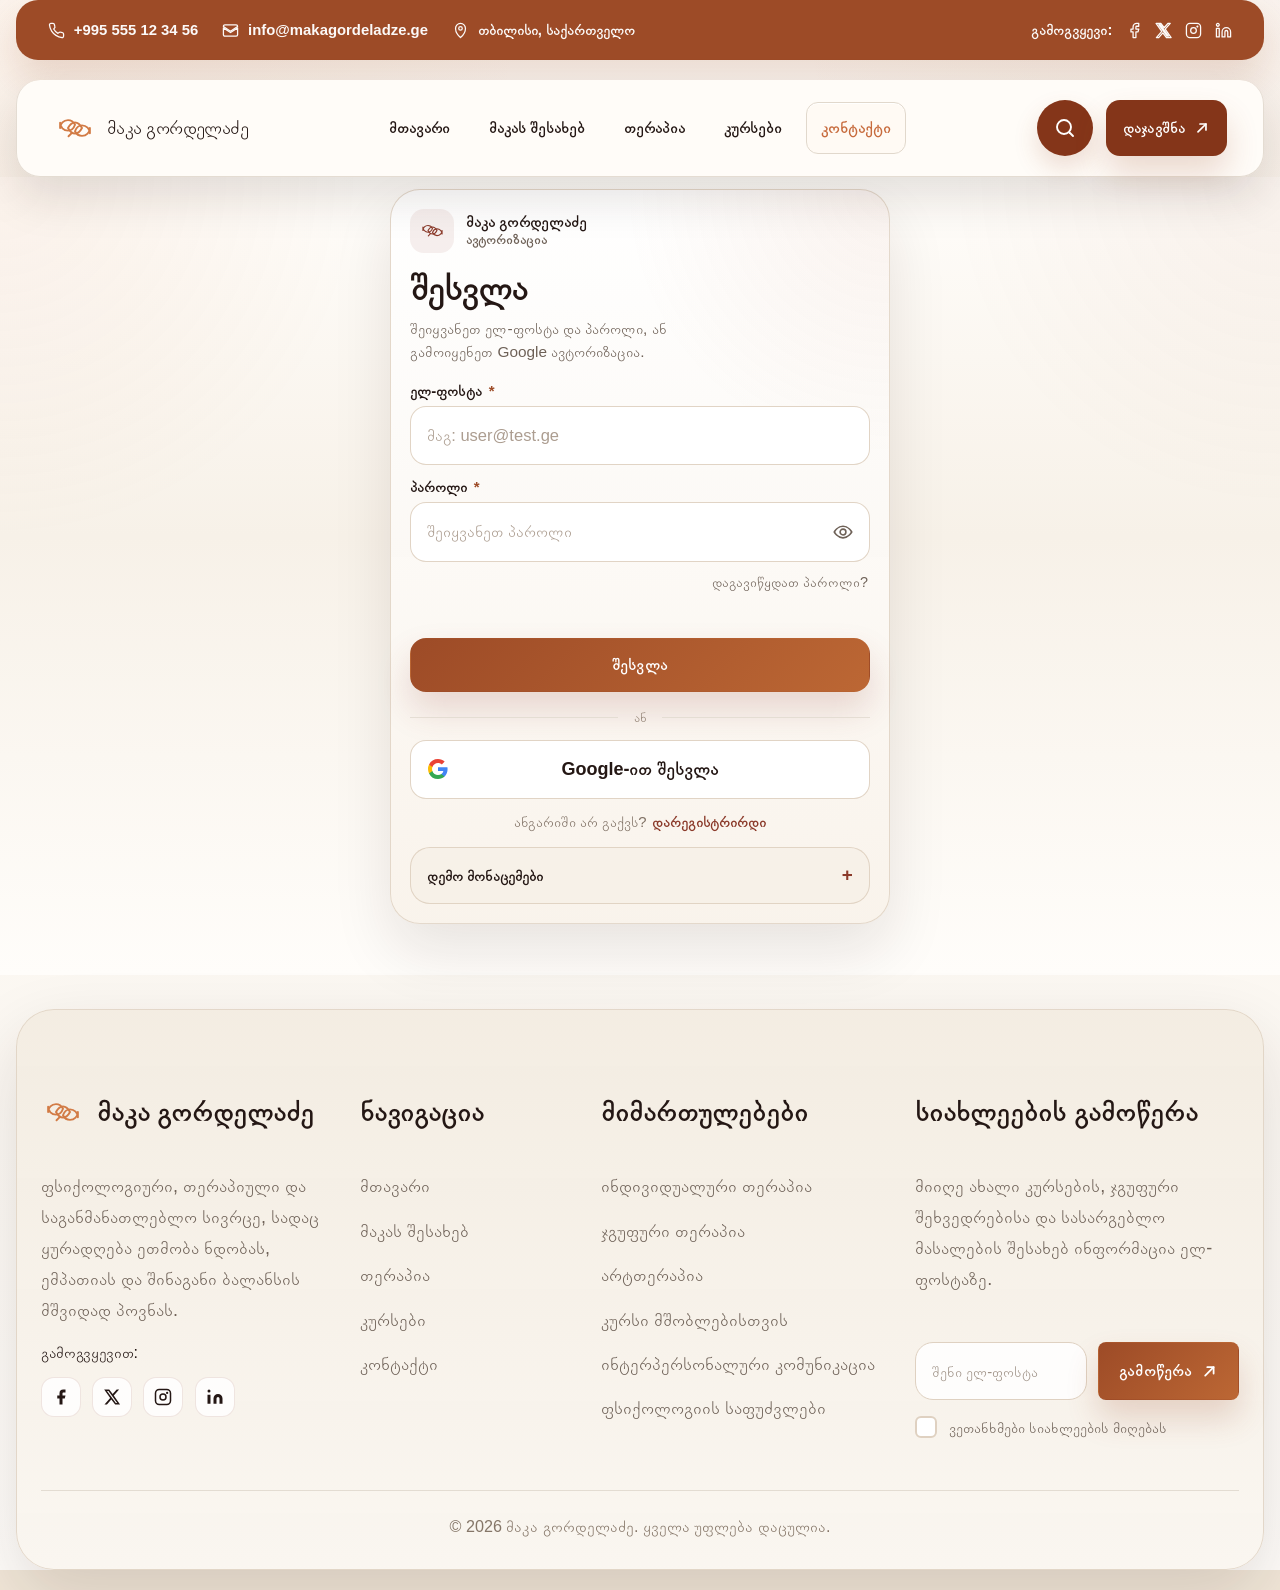
<file: admin/index.html>
<!DOCTYPE html>
<html lang="ka">
  <head>
    <meta charset="UTF-8">
    <meta name="viewport" content="width=device-width, initial-scale=1.0">
    <title>ადმინ პანელი | მთავარი</title>
    <link rel="stylesheet" href="../css/main.css">
    <link rel="stylesheet" href="../css/components.css">
    <link rel="stylesheet" href="../css/admin.css">
    <script src="../js/main.js" defer></script>
    <script src="../js/auth.js" defer></script>
    <script src="../js/courses.js" defer></script>
    <script src="../js/admin.js" defer></script>
  </head>
  <body data-admin-page="dashboard">
    <div class="admin-layout">
      <aside class="admin-sidebar">
        <div class="admin-sidebar__brand">
          <div class="admin-brand-title">მაკა გორდელაძე</div>
          <div class="admin-divider"></div>
        </div>

        <div class="admin-profile">
          <div class="admin-avatar">MG</div>
          <div class="admin-profile__info" data-admin-user>
            <span class="admin-profile__name">ადმინი</span>
            <span class="admin-profile__email">admin@test.ge</span>
          </div>
        </div>

        <nav class="admin-nav" aria-label="ადმინის მენიუ">
          <a class="admin-nav__link" href="index.html" data-admin-nav="dashboard">
            <span class="admin-nav__icon" aria-hidden="true">
              <svg viewBox="0 0 24 24" fill="none" stroke="currentColor" stroke-width="2">
                <rect x="3" y="3" width="7" height="7" rx="1"></rect>
                <rect x="14" y="3" width="7" height="7" rx="1"></rect>
                <rect x="14" y="14" width="7" height="7" rx="1"></rect>
                <rect x="3" y="14" width="7" height="7" rx="1"></rect>
              </svg>
            </span>
            დეშბორდი
          </a>
          <a class="admin-nav__link" href="users.html" data-admin-nav="users">
            <span class="admin-nav__icon" aria-hidden="true">
              <svg viewBox="0 0 24 24" fill="none" stroke="currentColor" stroke-width="2" stroke-linecap="round" stroke-linejoin="round">
                <path d="M17 21v-2a4 4 0 0 0-4-4H5a4 4 0 0 0-4 4v2"></path>
                <circle cx="9" cy="7" r="4"></circle>
                <path d="M23 21v-2a4 4 0 0 0-3-3.87"></path>
                <path d="M16 3.13a4 4 0 0 1 0 7.75"></path>
              </svg>
            </span>
            მომხმარებლები
          </a>
          <a class="admin-nav__link" href="courses.html" data-admin-nav="courses">
            <span class="admin-nav__icon" aria-hidden="true">
              <svg viewBox="0 0 24 24" fill="none" stroke="currentColor" stroke-width="2" stroke-linecap="round" stroke-linejoin="round">
                <path d="M2 4h8a4 4 0 0 1 4 4v12H6a4 4 0 0 0-4 4z"></path>
                <path d="M22 4h-8a4 4 0 0 0-4 4v12h8a4 4 0 0 1 4 4z"></path>
              </svg>
            </span>
            კურსები
          </a>
          <a class="admin-nav__link" href="bookings.html" data-admin-nav="bookings">
            <span class="admin-nav__icon" aria-hidden="true">
              <svg viewBox="0 0 24 24" fill="none" stroke="currentColor" stroke-width="2" stroke-linecap="round" stroke-linejoin="round">
                <rect x="3" y="4" width="18" height="18" rx="2" ry="2"></rect>
                <line x1="16" y1="2" x2="16" y2="6"></line>
                <line x1="8" y1="2" x2="8" y2="6"></line>
                <line x1="3" y1="10" x2="21" y2="10"></line>
              </svg>
            </span>
            დაჯავშნები
          </a>
          <a class="admin-nav__link" href="reviews.html" data-admin-nav="reviews">
            <span class="admin-nav__icon" aria-hidden="true">
              <svg viewBox="0 0 24 24" fill="none" stroke="currentColor" stroke-width="2" stroke-linecap="round" stroke-linejoin="round">
                <polygon points="12 2 15 9 22 9 17 14 19 21 12 17 5 21 7 14 2 9 9 9"></polygon>
              </svg>
            </span>
            შეფასებები
          </a>
          <a class="admin-nav__link" href="analytics.html" data-admin-nav="analytics">
            <span class="admin-nav__icon" aria-hidden="true">
              <svg viewBox="0 0 24 24" fill="none" stroke="currentColor" stroke-width="2" stroke-linecap="round" stroke-linejoin="round">
                <line x1="12" y1="20" x2="12" y2="10"></line>
                <line x1="18" y1="20" x2="18" y2="4"></line>
                <line x1="6" y1="20" x2="6" y2="14"></line>
              </svg>
            </span>
            ანალიტიკა
          </a>
        </nav>

        <div class="admin-sidebar__footer">
          <div class="admin-divider"></div>
          <button class="admin-logout" type="button" data-admin-logout>
            <span class="admin-nav__icon" aria-hidden="true">
              <svg viewBox="0 0 24 24" fill="none" stroke="currentColor" stroke-width="2" stroke-linecap="round" stroke-linejoin="round">
                <path d="M9 21H5a2 2 0 0 1-2-2V5a2 2 0 0 1 2-2h4"></path>
                <polyline points="16 17 21 12 16 7"></polyline>
                <line x1="21" y1="12" x2="9" y2="12"></line>
              </svg>
            </span>
            გასვლა
          </button>
        </div>
      </aside>

      <main class="admin-main">
        <section class="admin-content" data-admin-content></section>
      </main>
    </div>
  </body>
</html>
</file>
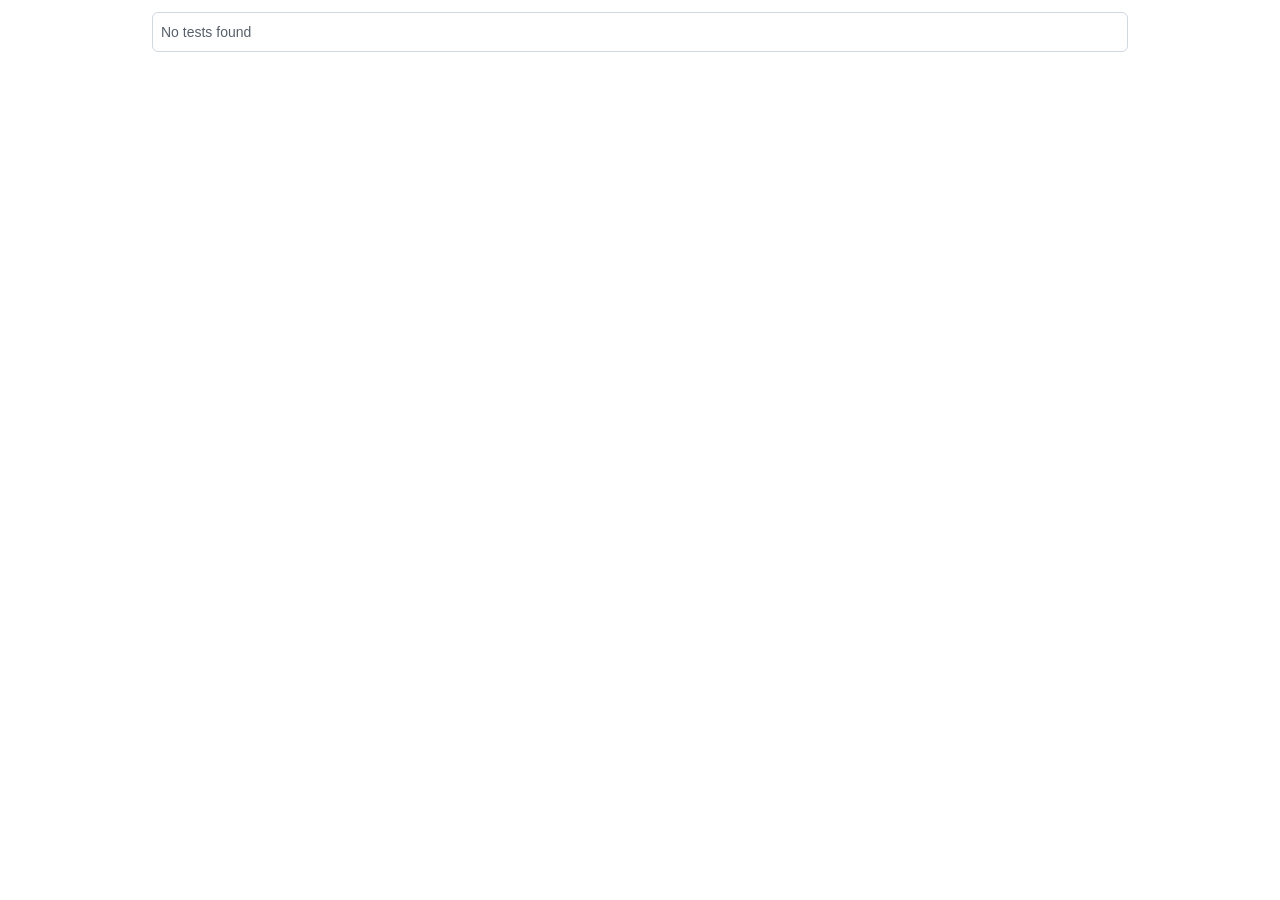
<file: node_modules/playwright-core/lib/vite/htmlReport/index.html>
<!DOCTYPE html>
<html style='scrollbar-gutter: stable both-edges;'>
  <head>
    <meta charset='UTF-8'>
    <meta name='color-scheme' content='dark light'>
    <meta name='viewport' content='width=device-width, initial-scale=1.0'>
    <title>Playwright Test Report</title>
    <script type="module" crossorigin src="./report.js"></script>
    <link rel="stylesheet" crossorigin href="./report.css">
  </head>
  <body>
    <div id='root'></div>
  </body>
</html>
</file>
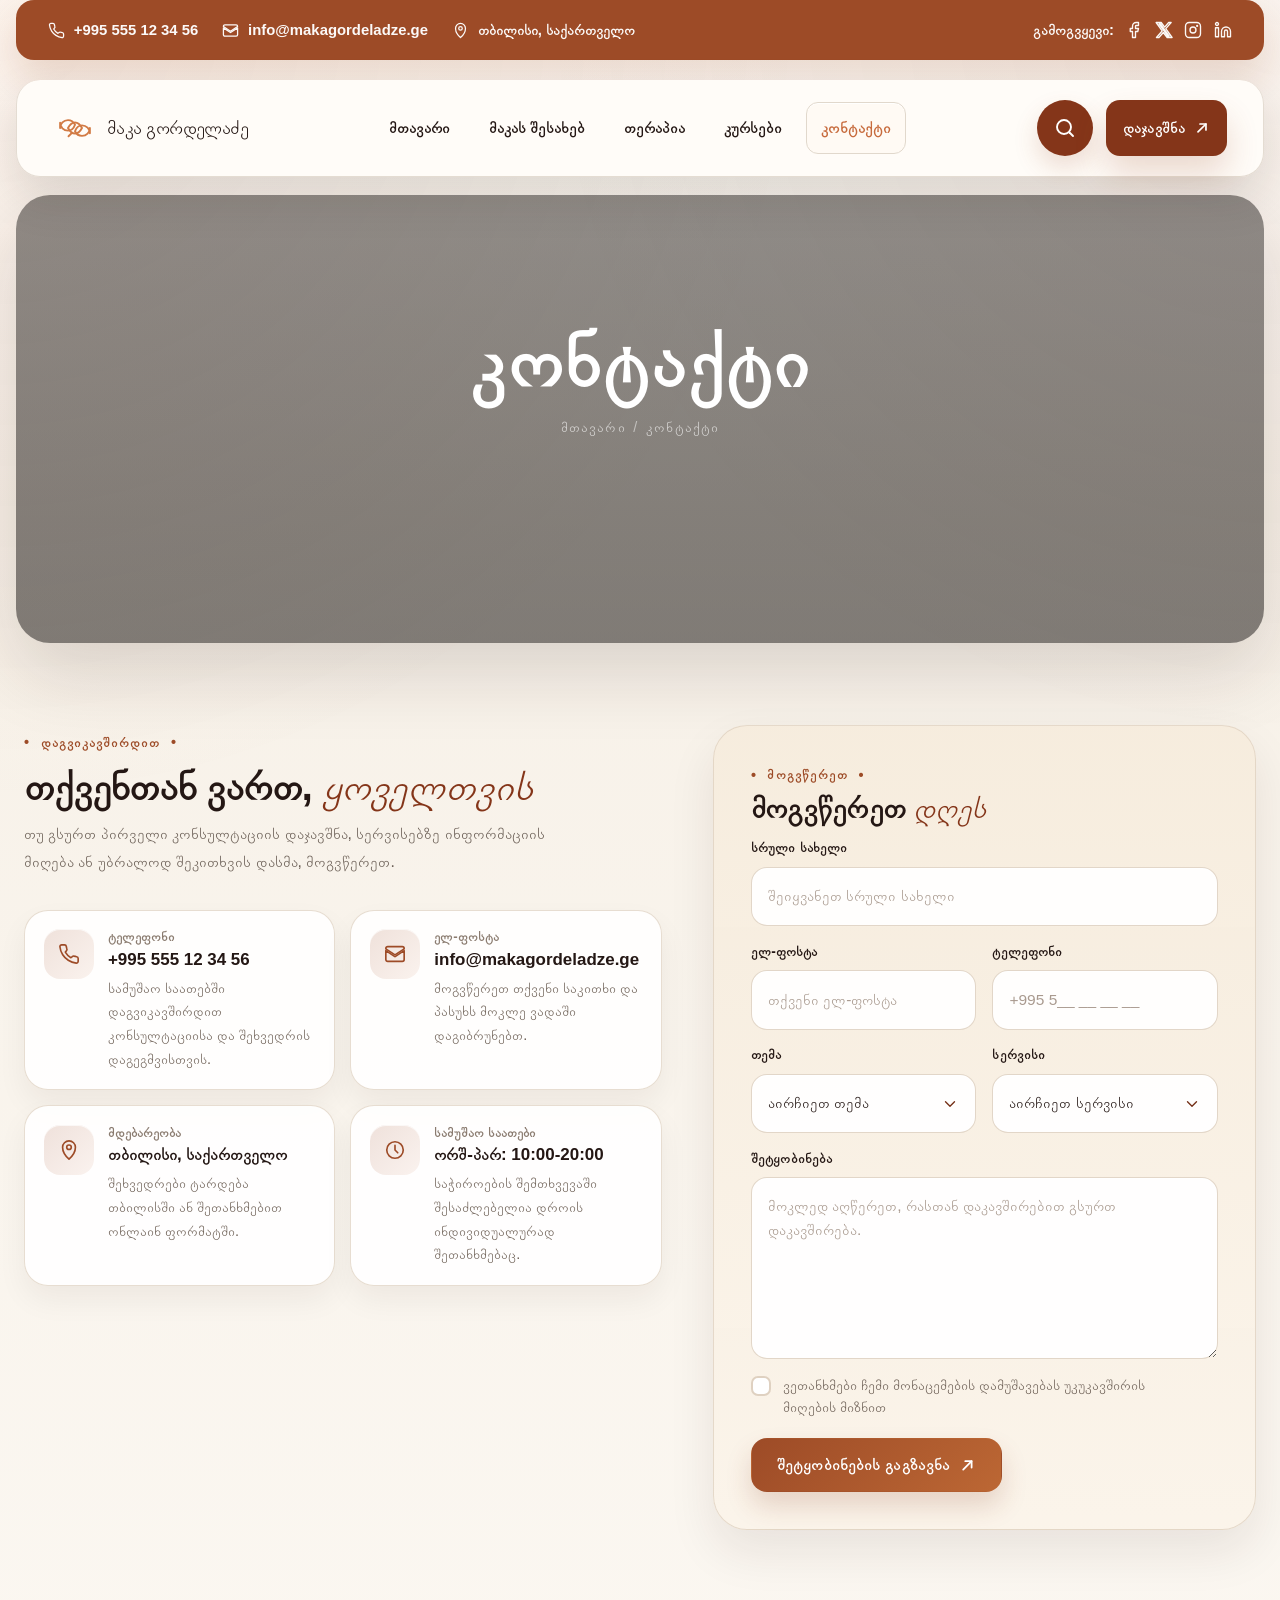
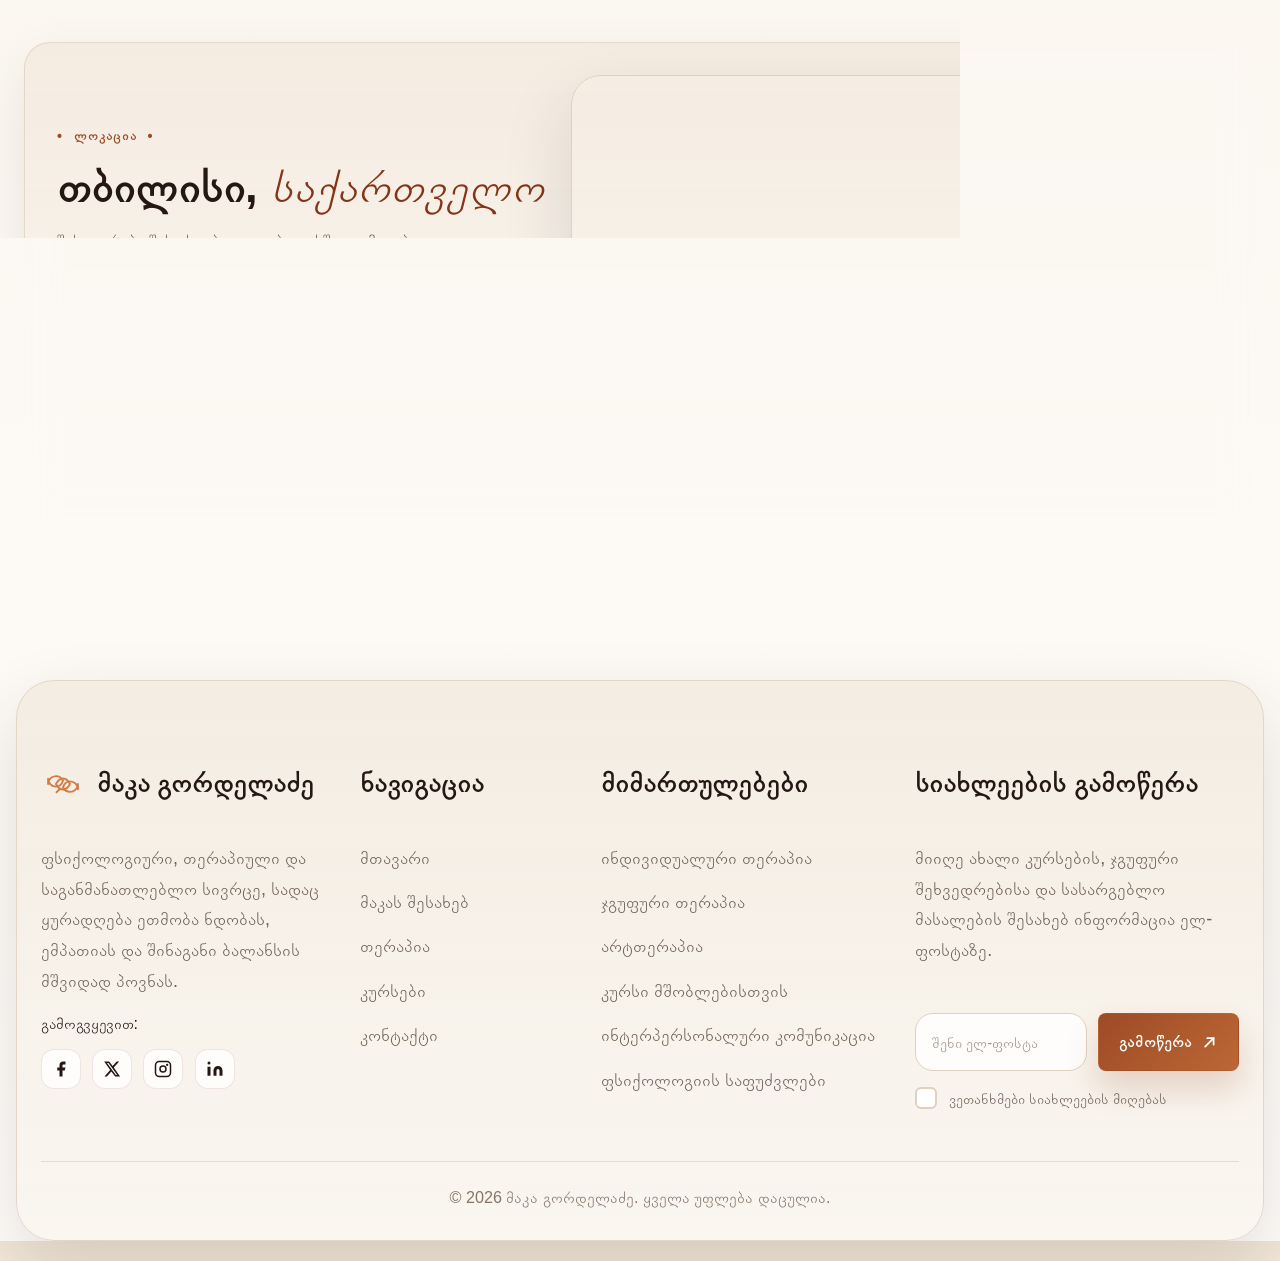
<file: contact.html>
<!DOCTYPE html>
<html lang="ka">
  <head>
    <meta charset="UTF-8">
    <meta name="viewport" content="width=device-width, initial-scale=1.0">
    <title>კონტაქტი | მაკა გორდელაძე</title>
    <meta
      name="description"
      content="დაგვიკავშირდით მაკა გორდელაძის თერაპიულ და საგანმანათლებლო სივრცესთან. მიიღეთ ინფორმაცია კონსულტაციებზე, კურსებზე და სამუშაო საათებზე."
    >
    <link rel="stylesheet" href="css/main.css">
    <link rel="stylesheet" href="css/components.css">
    <link rel="stylesheet" href="css/redesign.css?v=20260413-drawer-polish-2">
    <script src="js/main.js?v=20260413-drawer-polish-2" defer></script>
    <script src="js/auth.js" defer></script>
  </head>
  <body data-page="contact">
    <div data-site-header></div>

    <main class="contact-page">
      <section class="page-hero page-hero--contact" aria-labelledby="contact-hero-title">
        <div class="container centered">
          <div class="contact-hero__content stack centered animate-on-scroll">
            <h1 id="contact-hero-title">კონტაქტი</h1>
            <div class="breadcrumb breadcrumb--hero" aria-label="breadcrumb">
              <a href="index.html">მთავარი</a>
              <span class="breadcrumb__slash" aria-hidden="true">/</span>
              <span aria-current="page">კონტაქტი</span>
            </div>
          </div>
        </div>
      </section>

      <section class="section contact-section" aria-labelledby="contact-section-title">
        <div class="container">
          <div class="contact-layout">
            <div class="contact-copy stack animate-on-scroll">
              <div class="contact-copy__intro stack">
                <span class="section-label">დაგვიკავშირდით</span>
                <h2 id="contact-section-title">თქვენთან ვართ, <em>ყოველთვის</em></h2>
                <p class="contact-copy__lead">
                  თუ გსურთ პირველი კონსულტაციის დაჯავშნა, სერვისებზე ინფორმაციის მიღება ან უბრალოდ შეკითხვის დასმა, მოგვწერეთ.
                </p>
              </div>

              <div class="contact-detail-grid" role="list">
                <article class="contact-detail-card" role="listitem">
                  <div class="contact-detail-card__icon" aria-hidden="true">
                    <svg viewBox="0 0 24 24">
                      <path d="M22 16.92v3a2 2 0 0 1-2.18 2 19.77 19.77 0 0 1-8.63-3.07A19.52 19.52 0 0 1 5.15 12.8 19.77 19.77 0 0 1 2.08 4.11 2 2 0 0 1 4.06 2h3a2 2 0 0 1 2 1.72c.12.89.33 1.76.62 2.59a2 2 0 0 1-.45 2.11L8 9.94a16 16 0 0 0 6.06 6.06l1.52-1.23a2 2 0 0 1 2.11-.45c.83.29 1.7.5 2.59.62A2 2 0 0 1 22 16.92z"></path>
                    </svg>
                  </div>
                  <div class="contact-detail-card__content">
                    <span class="contact-detail-card__label">ტელეფონი</span>
                    <a class="contact-detail-card__value" href="tel:+995555123456">
                      <span data-latin>+995 555 12 34 56</span>
                    </a>
                    <p>სამუშაო საათებში დაგვიკავშირდით კონსულტაციისა და შეხვედრის დაგეგმვისთვის.</p>
                  </div>
                </article>

                <article class="contact-detail-card" role="listitem">
                  <div class="contact-detail-card__icon" aria-hidden="true">
                    <svg viewBox="0 0 24 24">
                      <path d="M4 4h16a2 2 0 0 1 2 2v.4L12 13 2 6.4V6a2 2 0 0 1 2-2z"></path>
                      <path d="M22 8.3V18a2 2 0 0 1-2 2H4a2 2 0 0 1-2-2V8.3l9.4 6.27a1 1 0 0 0 1.2 0L22 8.3z"></path>
                    </svg>
                  </div>
                  <div class="contact-detail-card__content">
                    <span class="contact-detail-card__label">ელ-ფოსტა</span>
                    <a class="contact-detail-card__value" href="mailto:info@makagordeladze.ge">
                      <span data-latin>info@makagordeladze.ge</span>
                    </a>
                    <p>მოგვწერეთ თქვენი საკითხი და პასუხს მოკლე ვადაში დაგიბრუნებთ.</p>
                  </div>
                </article>

                <article class="contact-detail-card" role="listitem">
                  <div class="contact-detail-card__icon" aria-hidden="true">
                    <svg viewBox="0 0 24 24">
                      <path d="M12 22s7-6.2 7-13a7 7 0 1 0-14 0c0 6.8 7 13 7 13z"></path>
                      <circle cx="12" cy="9" r="2.5"></circle>
                    </svg>
                  </div>
                  <div class="contact-detail-card__content">
                    <span class="contact-detail-card__label">მდებარეობა</span>
                    <strong class="contact-detail-card__value">თბილისი, საქართველო</strong>
                    <p>შეხვედრები ტარდება თბილისში ან შეთანხმებით ონლაინ ფორმატში.</p>
                  </div>
                </article>

                <article class="contact-detail-card" role="listitem">
                  <div class="contact-detail-card__icon" aria-hidden="true">
                    <svg viewBox="0 0 24 24">
                      <path d="M12 7v5l3 3"></path>
                      <circle cx="12" cy="12" r="9"></circle>
                    </svg>
                  </div>
                  <div class="contact-detail-card__content">
                    <span class="contact-detail-card__label">სამუშაო საათები</span>
                    <strong class="contact-detail-card__value">ორშ-პარ: 10:00-20:00</strong>
                    <p>საჭიროების შემთხვევაში შესაძლებელია დროის ინდივიდუალურად შეთანხმებაც.</p>
                  </div>
                </article>
              </div>
            </div>

            <aside class="contact-form-panel card animate-on-scroll" aria-labelledby="contact-form-title">
              <div class="contact-form-panel__header stack">
                <span class="section-label">მოგვწერეთ</span>
                <h2 id="contact-form-title">მოგვწერეთ <em>დღეს</em></h2>
              </div>

              <form class="contact-form__body contact-form__body--premium" data-contact-form novalidate>
                <label class="form-field">
                  <span>სრული სახელი</span>
                  <input class="input" type="text" name="name" placeholder="შეიყვანეთ სრული სახელი" autocomplete="name" required>
                </label>

                <div class="form-grid form-grid--two">
                  <label class="form-field">
                    <span>ელ-ფოსტა</span>
                    <input class="input" type="email" name="email" placeholder="თქვენი ელ-ფოსტა" autocomplete="email" required>
                  </label>
                  <label class="form-field">
                    <span>ტელეფონი</span>
                    <input class="input" type="tel" name="phone" placeholder="+995 5__ __ __ __" autocomplete="tel">
                  </label>
                </div>

                <div class="form-grid form-grid--two">
                  <label class="form-field">
                    <span>თემა</span>
                    <select class="input" name="topic">
                      <option value="" selected>აირჩიეთ თემა</option>
                      <option>პირველი კონსულტაცია</option>
                      <option>ინდივიდუალური თერაპია</option>
                      <option>ჯგუფური თერაპია</option>
                      <option>კურსების შესახებ ინფორმაცია</option>
                      <option>სხვა საკითხი</option>
                    </select>
                  </label>
                  <label class="form-field">
                    <span>სერვისი</span>
                    <select class="input" name="service">
                      <option value="" selected>აირჩიეთ სერვისი</option>
                      <option>ინდივიდუალური თერაპია</option>
                      <option>ჯგუფური თერაპია</option>
                      <option>არტთერაპია</option>
                      <option>კურსი მშობლებისთვის</option>
                      <option>ინტერპერსონალური კომუნიკაცია</option>
                      <option>ფსიქოლოგიის საფუძვლები</option>
                    </select>
                  </label>
                </div>

                <label class="form-field">
                  <span>შეტყობინება</span>
                  <textarea
                    class="input"
                    name="message"
                    rows="6"
                    placeholder="მოკლედ აღწერეთ, რასთან დაკავშირებით გსურთ დაკავშირება."
                    required
                  ></textarea>
                </label>

                <label class="custom-checkbox contact-checkbox">
                  <input type="checkbox" id="contact-consent" name="agreement" required>
                  <span class="checkmark"></span>
                  <span class="label-text">ვეთანხმები ჩემი მონაცემების დამუშავებას უკუკავშირის მიღების მიზნით</span>
                </label>

                <button class="btn btn-primary contact-form__submit" type="submit">
                  შეტყობინების გაგზავნა <span class="btn-arrow" aria-hidden="true"><svg viewBox="0 0 16 16" fill="none" stroke="currentColor" stroke-width="1.7" stroke-linecap="round" stroke-linejoin="round" focusable="false"><path d="M4 12 12 4"></path><path d="M6 4h6v6"></path></svg></span>
                </button>

                <div class="form-success" data-contact-success hidden>
                  შეტყობინება მიღებულია. პასუხს მაქსიმალურად მალე დაგიბრუნებთ.
                </div>
              </form>
            </aside>
          </div>
        </div>
      </section>

      <section class="section-sm contact-location-section" aria-labelledby="contact-location-title">
        <div class="container">
          <div class="contact-location card animate-on-scroll">
            <div class="contact-location__copy stack">
              <span class="section-label">ლოკაცია</span>
              <h2 id="contact-location-title">თბილისი, <em>საქართველო</em></h2>
              <p>
                შეხვედრები შესაძლებელია თბილისში. დამატებითი ინფორმაციისთვის ან დეტალების დასაზუსტებლად შეგიძლიათ
                დაგვიკავშირდეთ ტელეფონით ან ელ-ფოსტით.
              </p>

              <div class="contact-location__facts">
                <div class="contact-location__fact">
                  <span>ტელეფონი</span>
                  <a href="tel:+995555123456"><span data-latin>+995 555 12 34 56</span></a>
                </div>
                <div class="contact-location__fact contact-location__fact--email">
                  <span>ელ-ფოსტა</span>
                  <a href="mailto:info@makagordeladze.ge"><span data-latin>info@<wbr>makagordeladze.<wbr>ge</span></a>
                </div>
                <div class="contact-location__fact">
                  <span>სამუშაო საათები</span>
                  <strong>ორშ-პარ: 10:00-20:00</strong>
                </div>
              </div>
            </div>

            <div class="map-card contact-map">
              <iframe
                title="თბილისის რუკა"
                src="https://maps.google.com/maps?q=Tbilisi,Georgia&output=embed"
                loading="lazy"
                referrerpolicy="no-referrer-when-downgrade"
              ></iframe>
            </div>
          </div>
        </div>
      </section>
    </main>

    <div data-site-footer></div>
  </body>
</html>
</file>
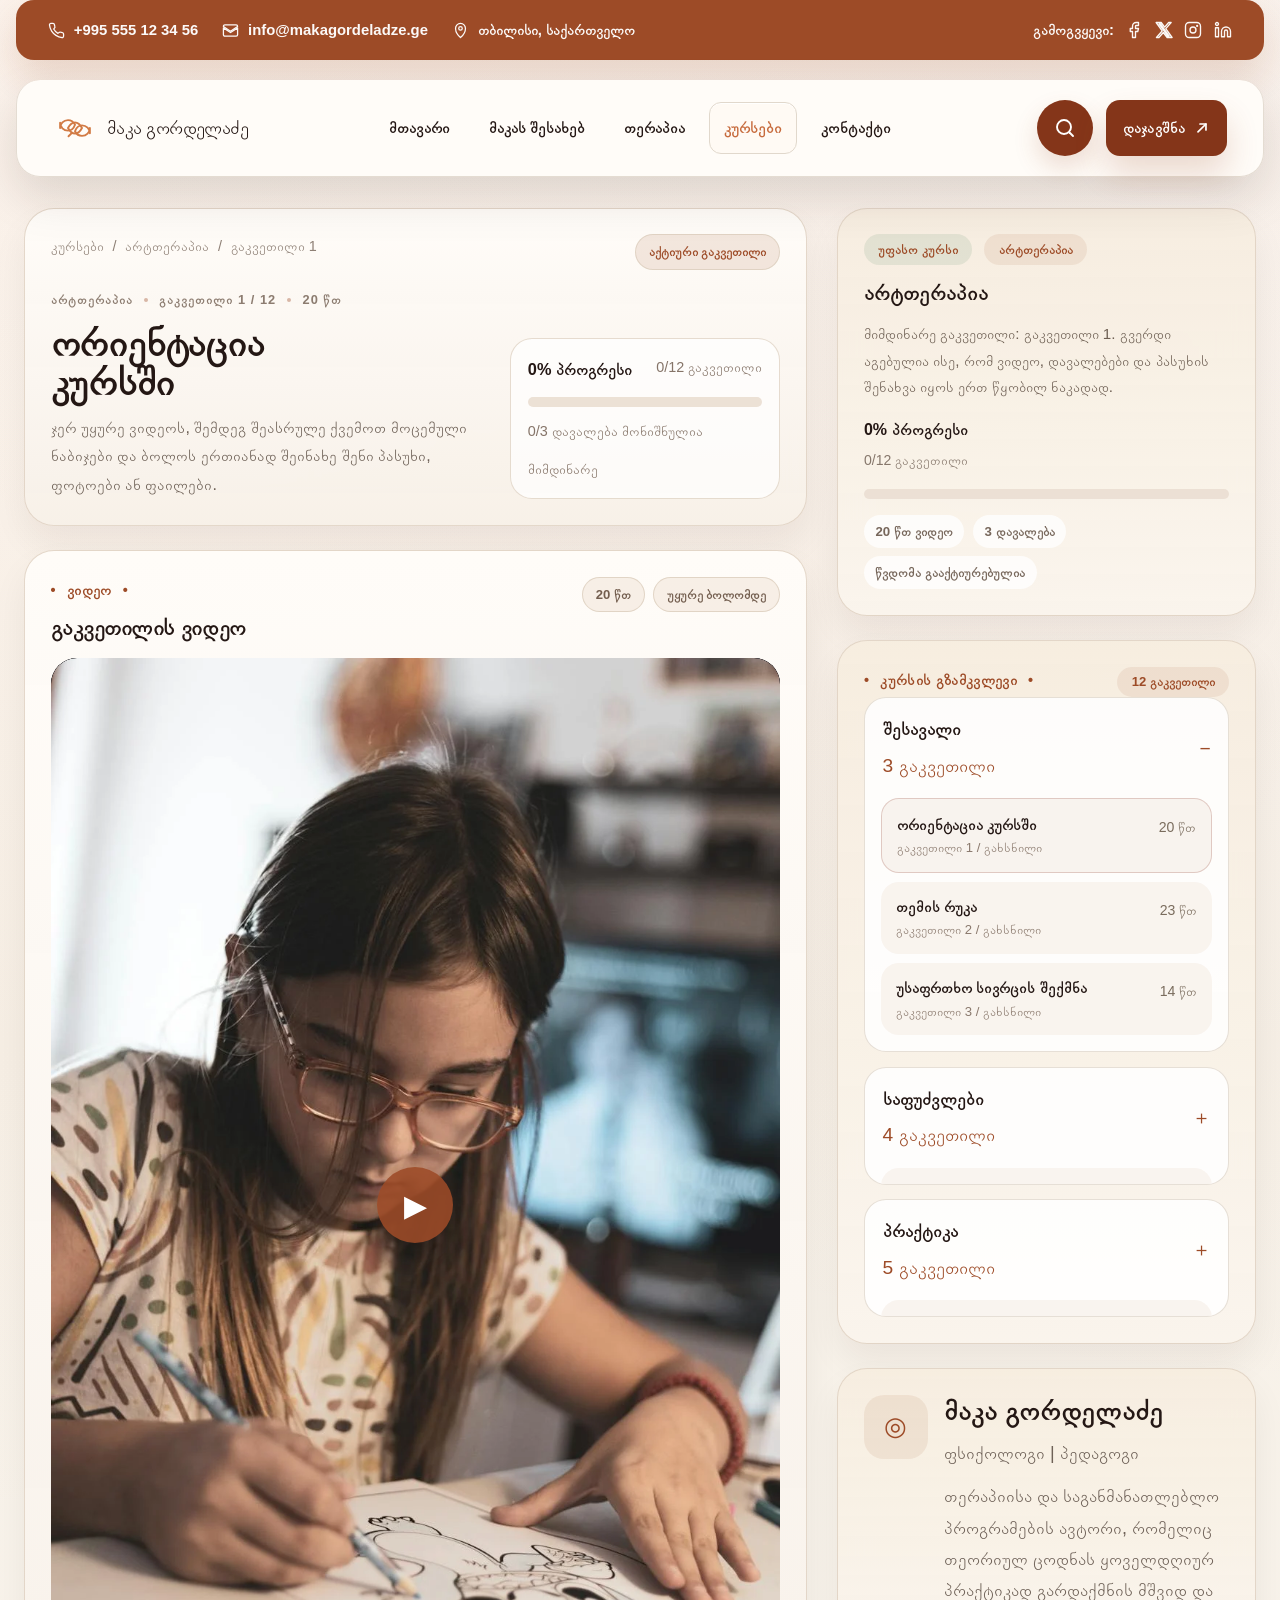
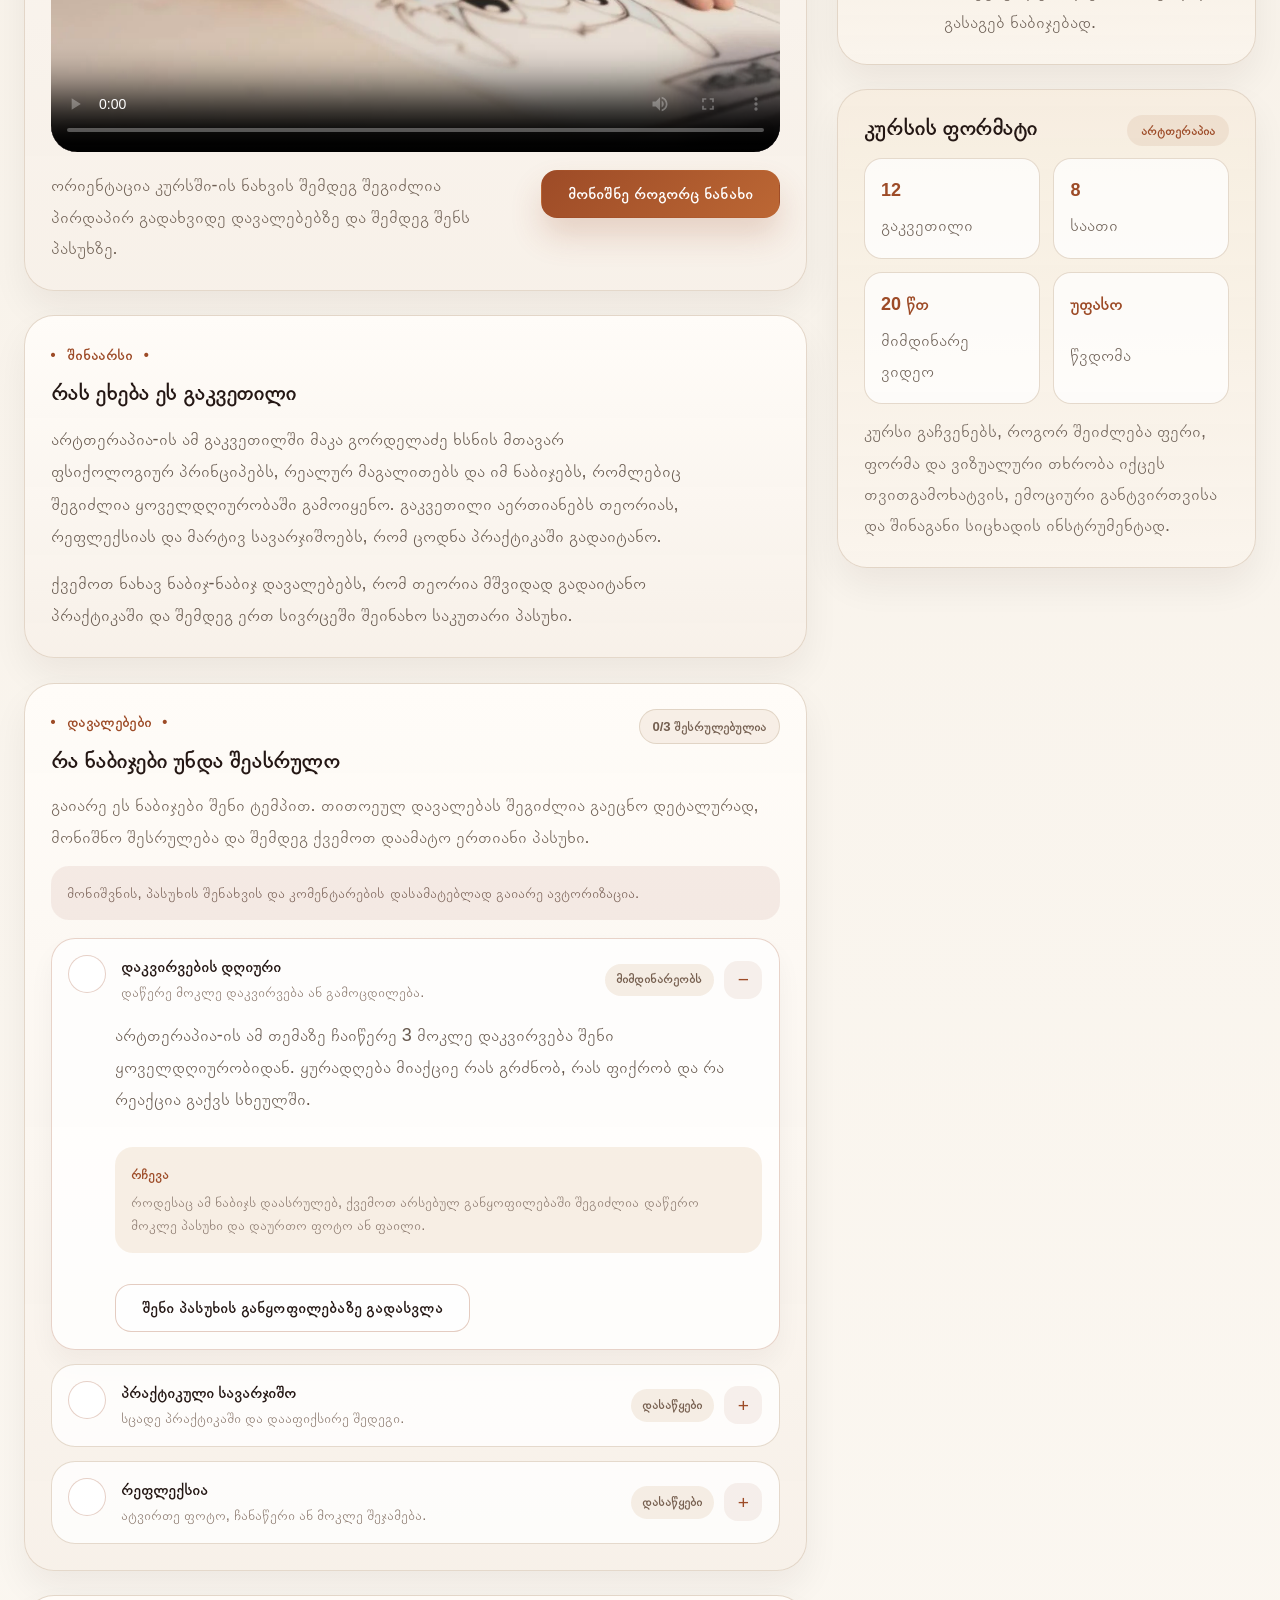
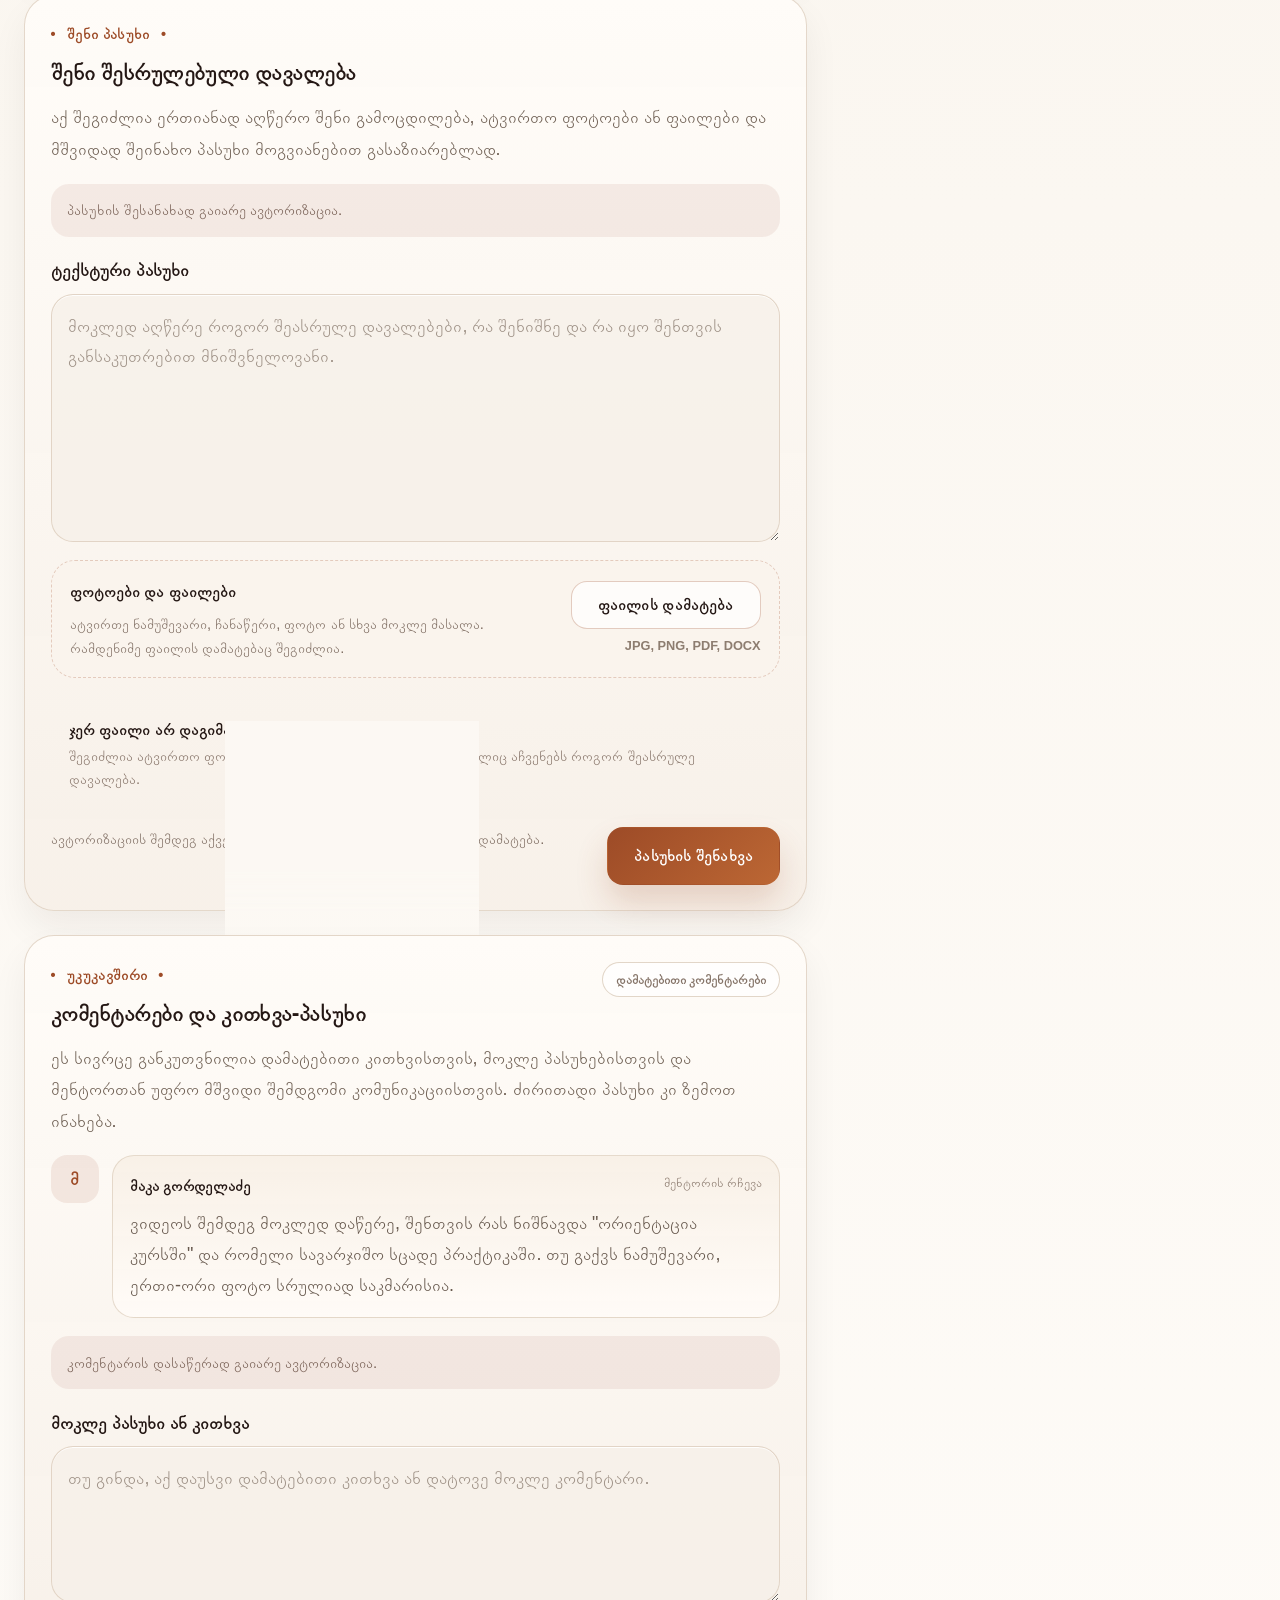
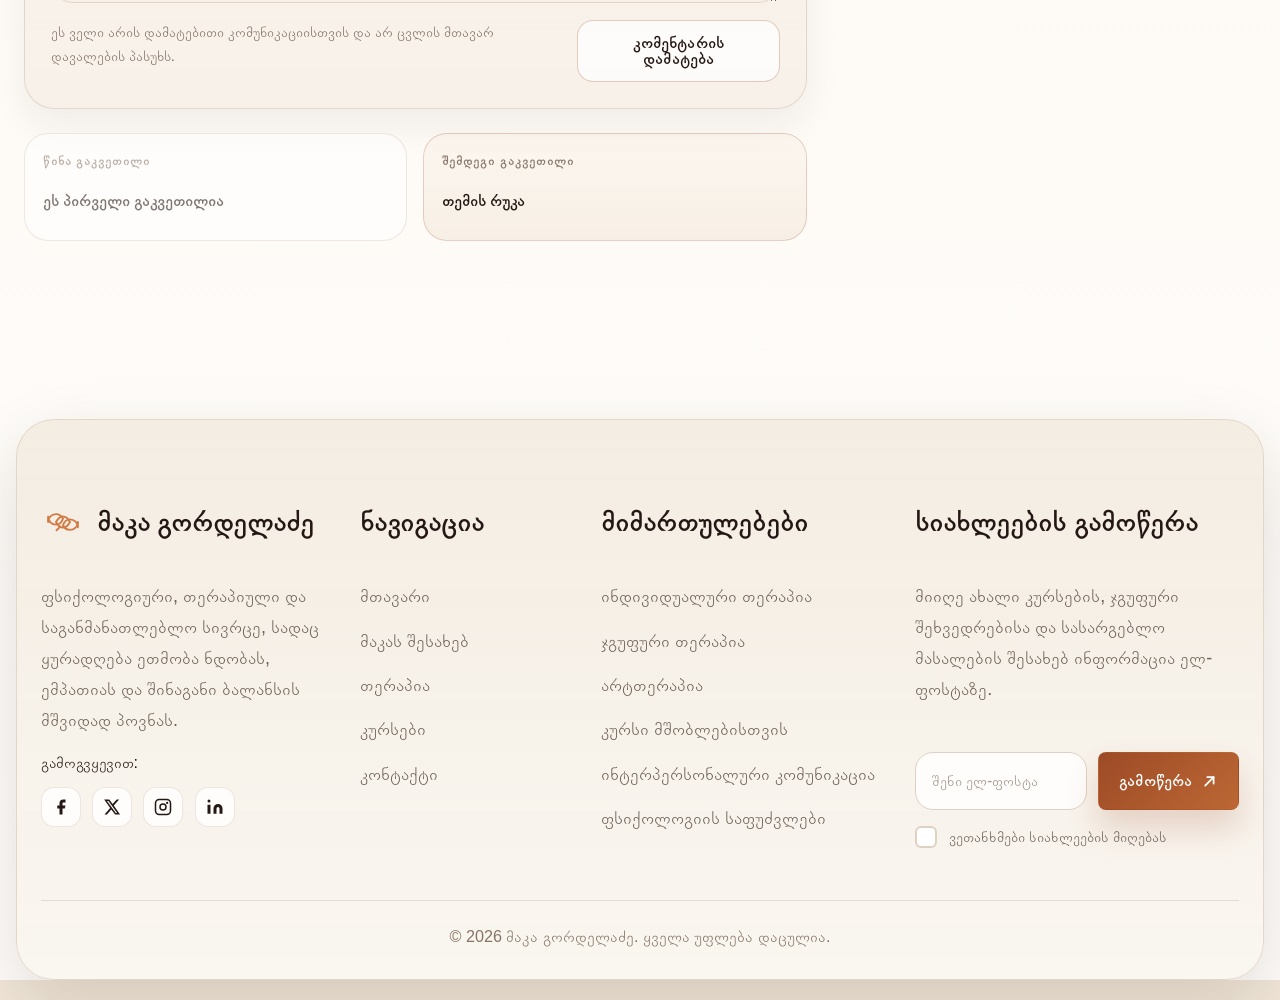
<file: course-detail.html>
<!DOCTYPE html>
<html lang="ka">
  <head>
    <meta charset="UTF-8">
    <meta name="viewport" content="width=device-width, initial-scale=1.0">
    <title>კურსის დეტალები | მაკა გორდელაძე</title>
    <meta name="description" content="შეისწავლე კურსი დეტალურად: ვიდეო გაკვეთილები, დავალებები, ფაილების ატვირთვა, პროგრესი და შეძენის ფუნქცია.">
    <link rel="stylesheet" href="css/main.css">
    <link rel="stylesheet" href="css/components.css">
    <link rel="stylesheet" href="css/redesign.css?v=20260413-drawer-polish-2">
    <script src="js/main.js?v=20260413-drawer-polish-2" defer></script>
    <script src="js/auth.js" defer></script>
    <script src="js/courses.js" defer></script>
  </head>
  <body data-page="courses">
    <div data-site-header></div>

    <main class="course-detail-page course-detail-page--workspace" data-course-detail-page>
      <template data-course-hero>
        <div class="container">
          <div class="course-detail-hero__content stack animate-on-scroll">
            <span class="section-label" style="color: rgba(255,255,255,0.82);">კურსი</span>
            <h1 data-course-hero-title>კურსი</h1>
            <div class="breadcrumb breadcrumb--hero-course" aria-label="breadcrumb">
              <a href="index.html">მთავარი</a>
              <span class="breadcrumb__slash" aria-hidden="true">/</span>
              <span data-course-hero-crumb>კურსი მშობლებისთვის</span>
            </div>
          </div>
        </div>
      </template>

      <section class="section">
        <div class="container">
          <div class="course-detail-layout" data-course-detail-layout></div>
        </div>
      </section>
    </main>

    <div class="modal" id="course-purchase-modal" hidden aria-hidden="true">
      <div class="modal__backdrop" data-modal-close></div>
      <div class="modal__dialog" tabindex="-1">
        <div class="modal__header">
          <div class="stack-sm">
            <span class="section-label" style="margin-bottom: 0;">კურსის შეძენა</span>
            <h3 data-course-payment-title>კურსი</h3>
          </div>
          <button class="modal__close" type="button" aria-label="დახურვა" data-modal-close>×</button>
        </div>

        <div class="modal__body">
          <div data-course-payment-entry>
            <div class="payment-layout">
              <form class="payment-form" id="course-payment-form" data-course-payment-form novalidate>
                <div class="field">
                  <label class="field-label" for="course-payment-name">სახელი</label>
                  <input id="course-payment-name" type="text" autocomplete="given-name" placeholder="სახელი">
                </div>
                <div class="field">
                  <label class="field-label" for="course-payment-surname">გვარი</label>
                  <input id="course-payment-surname" type="text" autocomplete="family-name" placeholder="გვარი">
                </div>
                <div class="field">
                  <label class="field-label" for="course-payment-number">ბარათის ნომერი</label>
                  <input id="course-payment-number" type="text" inputmode="numeric" autocomplete="cc-number" placeholder="1234 5678 9012 3456">
                </div>
                <div class="payment-form__row payment-form__row--compact">
                  <div class="field">
                    <label class="field-label" for="course-payment-expiry">ვადა (MM/YY)</label>
                    <input id="course-payment-expiry" type="text" inputmode="numeric" autocomplete="cc-exp" placeholder="MM/YY">
                  </div>
                  <div class="field">
                    <label class="field-label" for="course-payment-cvv">CVV</label>
                    <input id="course-payment-cvv" type="password" inputmode="numeric" autocomplete="cc-csc" placeholder="123">
                  </div>
                </div>
                <div class="payment-helper">გადახდა სიმულირებულია. კურსი დაუყოვნებლივ ჩაირთვება შენს პროფილზე.</div>
                <div class="payment-status" data-course-payment-status></div>
              </form>

              <div class="stack">
                <div class="payment-card-preview">
                  <span class="badge" style="background: rgba(255,255,255,0.16); color: #fff;">ონლაინ კურსი</span>
                  <div class="payment-card-preview__number">•••• •••• •••• 2026</div>
                  <div class="payment-card-preview__footer">
                    <div>
                      <div class="help-text" style="color: rgba(255,255,255,0.7);">ინსტრუქტორი</div>
                      <strong>მაკა გორდელაძე</strong>
                    </div>
                    <div>
                      <div class="help-text" style="color: rgba(255,255,255,0.7);">წვდომა</div>
                      <strong>უვადო</strong>
                    </div>
                  </div>
                </div>

                <div class="payment-summary-card">
                  <h3>შეკვეთის შეჯამება</h3>
                  <div class="booking-summary__item" style="border-bottom-color: rgba(255,255,255,0.14);">
                    <div>
                      <strong>კურსი</strong>
                      <p data-course-payment-title>კურსი</p>
                    </div>
                    <div>
                      <strong>ფასი</strong>
                      <p class="payment-summary-card__total" data-course-payment-price>₾0</p>
                    </div>
                  </div>
                  <div class="booking-summary__item" style="border-bottom: 0; padding-bottom: 0;">
                    <div>
                      <strong>მიღებ</strong>
                      <p>სრული წვდომა, დავალებები, სერტიფიკატი</p>
                    </div>
                  </div>
                </div>
              </div>
            </div>
          </div>

          <div class="confirmation-state hide" data-course-payment-confirmation>
            <div class="confirmation-state__icon">✅</div>
            <div class="stack-sm">
              <h3><span data-course-payment-success-title>კურსი</span> გააქტიურდა!</h3>
              <p>ახლა შეგიძლია გახსნა ყველა გაკვეთილი, მონიშნო დავალებები და ატვირთო ფოტოები უშუალოდ კურსის შიგნით.</p>
            </div>
            <button class="btn btn-primary" type="button" data-course-payment-confirm-button>კურსის გახსნა <span class="btn-arrow" aria-hidden="true"><svg viewBox="0 0 16 16" fill="none" stroke="currentColor" stroke-width="1.7" stroke-linecap="round" stroke-linejoin="round" focusable="false"><path d="M4 12 12 4"></path><path d="M6 4h6v6"></path></svg></span></button>
          </div>
        </div>

        <div class="modal__footer">
          <button class="btn btn-primary" type="submit" form="course-payment-form">შეიძინე <span data-course-payment-price>₾0</span></button>
        </div>
      </div>
    </div>

    <div data-site-footer></div>
  </body>
</html>
</file>
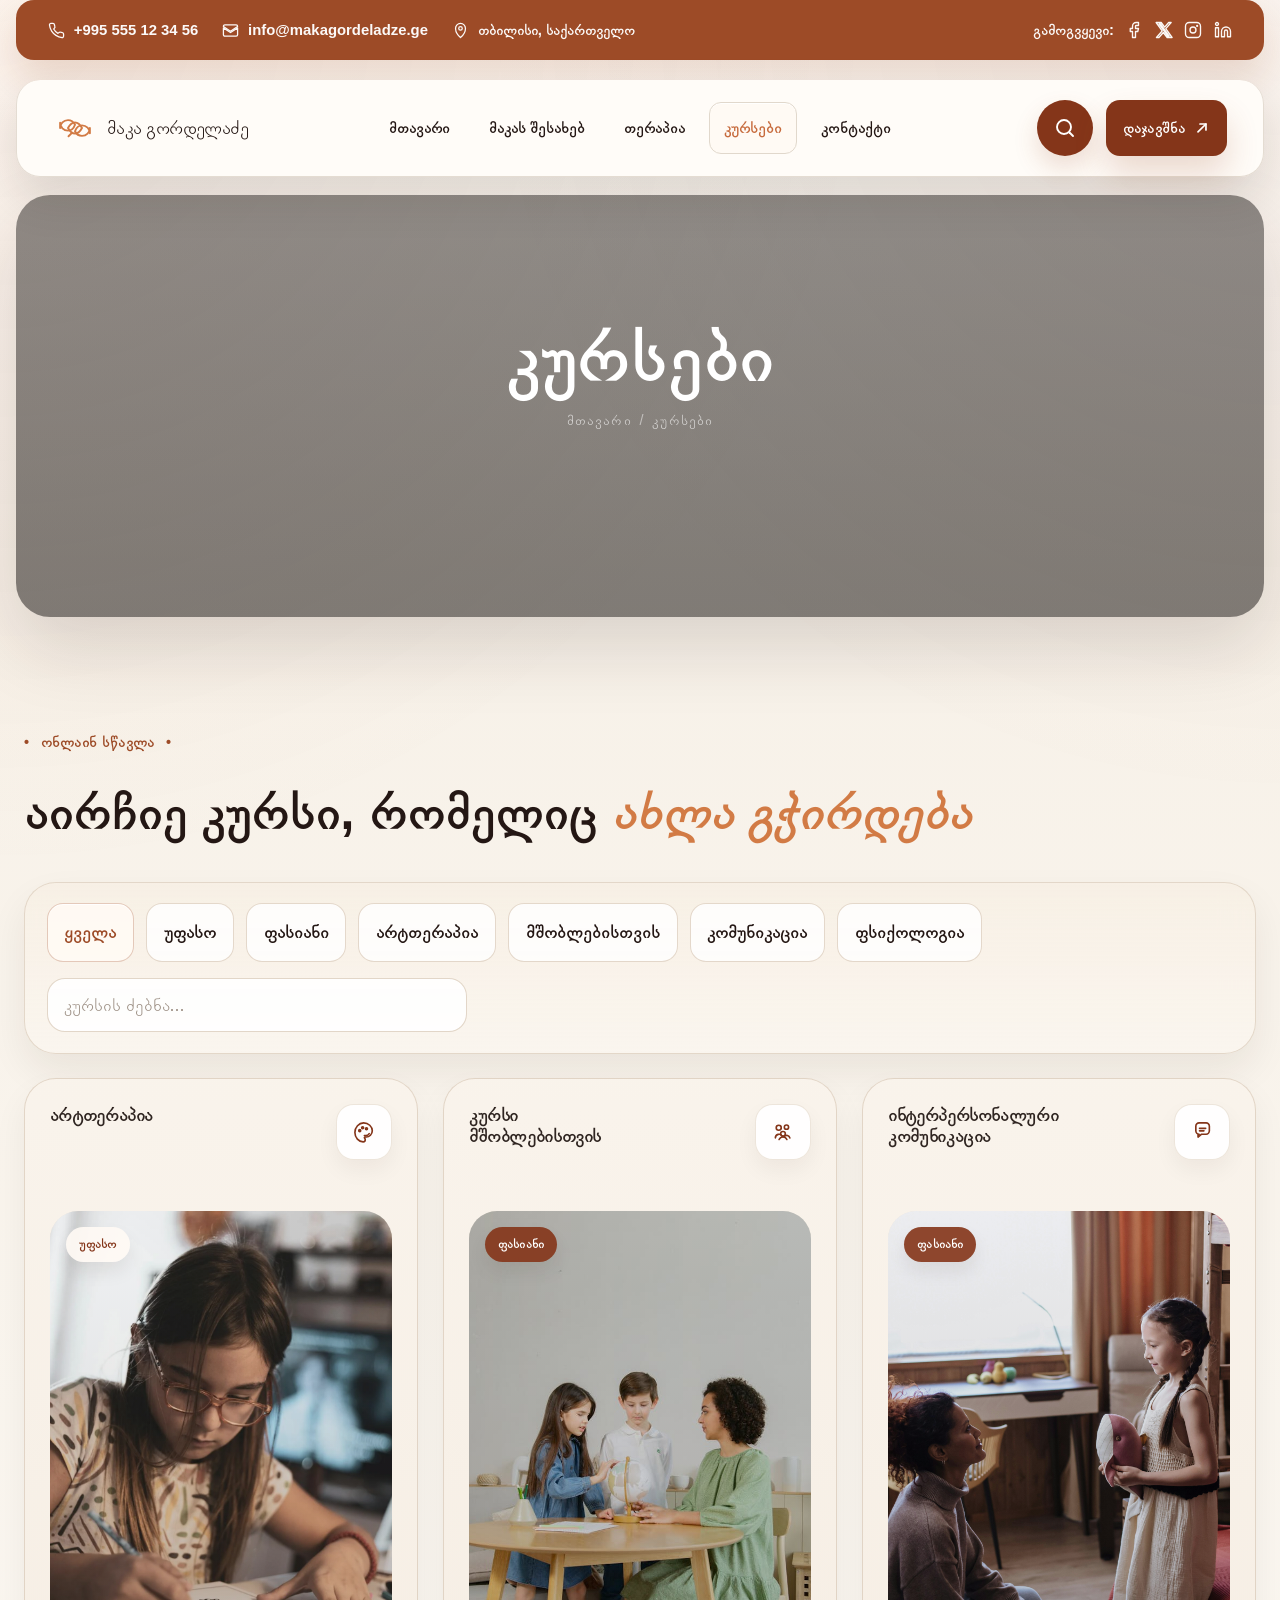
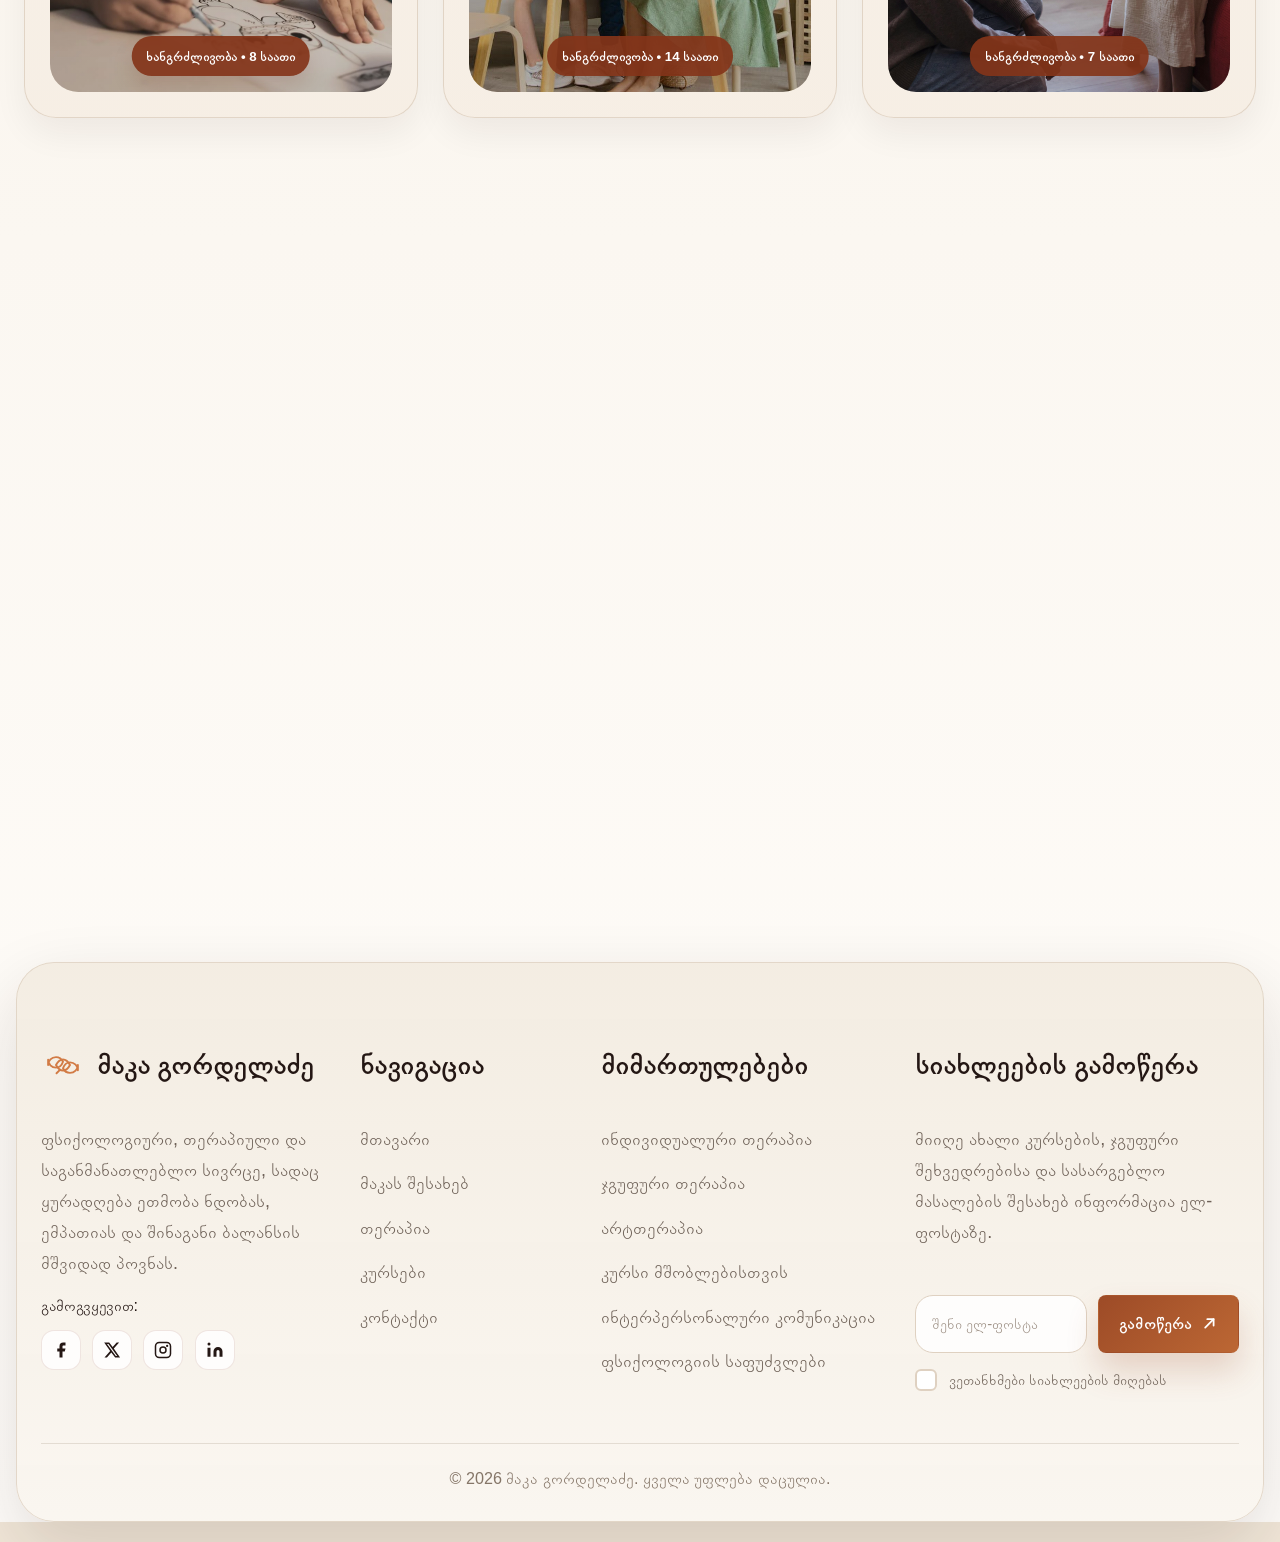
<file: courses.html>
<!DOCTYPE html>
<html lang="ka">
  <head>
    <meta charset="UTF-8">
    <meta name="viewport" content="width=device-width, initial-scale=1.0">
    <title>კურსები | მაკა გორდელაძე</title>
    <meta name="description" content="გაეცანი მაკა გორდელაძის ონლაინ კურსებს: არტთერაპია, მშობლებისთვის, კომუნიკაცია და ფსიქოლოგიის საფუძვლები.">
    <link rel="stylesheet" href="css/main.css">
    <link rel="stylesheet" href="css/components.css">
    <link rel="stylesheet" href="css/redesign.css?v=20260413-drawer-polish-2">
    <script src="js/main.js?v=20260413-drawer-polish-2" defer></script>
    <script src="js/auth.js" defer></script>
    <script src="js/courses.js" defer></script>
  </head>
  <body data-page="courses">
    <div data-site-header></div>

    <main class="courses-page" data-courses-page>
      <section class="page-hero page-hero--courses" aria-labelledby="courses-hero-title">
        <div class="container centered">
          <div class="courses-hero__content stack centered animate-on-scroll">
            <h1 id="courses-hero-title">კურსები</h1>
            <div class="breadcrumb breadcrumb--hero" aria-label="breadcrumb">
              <a href="index.html">მთავარი</a>
              <span class="breadcrumb__slash" aria-hidden="true">/</span>
              <span aria-current="page">კურსები</span>
            </div>
          </div>
        </div>
      </section>

      <section class="section">
        <div class="container">
          <div class="courses-overview animate-on-scroll">
            <div class="section-heading">
              <span class="section-label">ონლაინ სწავლა</span>
              <h2>აირჩიე კურსი, რომელიც <em>ახლა გჭირდება</em></h2>
            </div>
          </div>

          <div class="catalog-toolbar card animate-on-scroll">
            <div class="catalog-filters" aria-label="კურსების ფილტრები">
              <button class="filter-chip is-active" type="button" data-course-filter="all">ყველა</button>
              <button class="filter-chip" type="button" data-course-filter="free">უფასო</button>
              <button class="filter-chip" type="button" data-course-filter="paid">ფასიანი</button>
              <button class="filter-chip" type="button" data-course-filter="არტთერაპია">არტთერაპია</button>
              <button class="filter-chip" type="button" data-course-filter="მშობლებისთვის">მშობლებისთვის</button>
              <button class="filter-chip" type="button" data-course-filter="კომუნიკაცია">კომუნიკაცია</button>
              <button class="filter-chip" type="button" data-course-filter="ფსიქოლოგია">ფსიქოლოგია</button>
            </div>

            <div class="catalog-search">
              <label class="sr-only" for="course-search">კურსის ძებნა</label>
              <input id="course-search" type="search" placeholder="კურსის ძებნა..." data-course-search>
            </div>
          </div>

          <div class="courses-grid" data-courses-grid></div>

          <div class="empty-state hide" data-courses-empty>
            მითითებული ფილტრებით კურსი ვერ მოიძებნა. სცადე სხვა კატეგორია ან ძიების გასუფთავება.
          </div>
        </div>
      </section>
    </main>

    <div data-site-footer></div>
  </body>
</html>
</file>
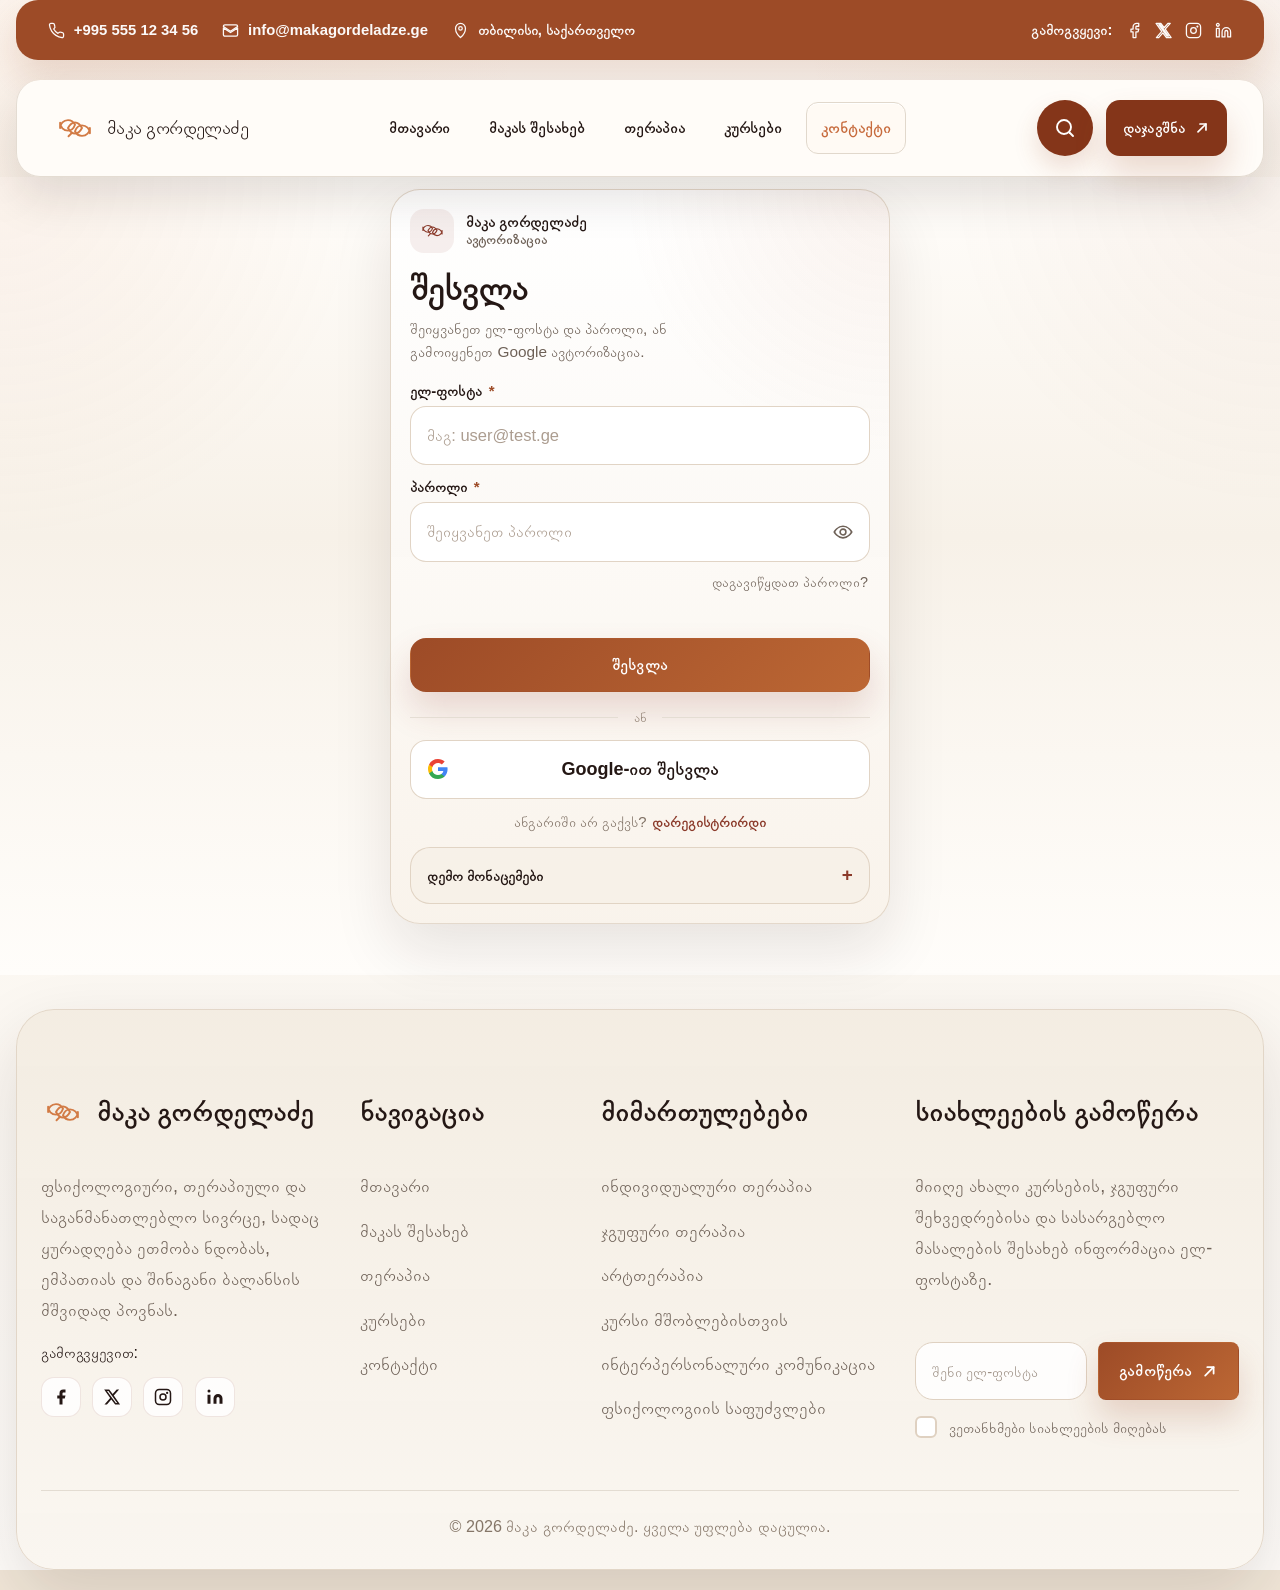
<file: dashboard.html>
<!DOCTYPE html>
<html lang="ka">
  <head>
    <meta charset="UTF-8">
    <meta name="viewport" content="width=device-width, initial-scale=1.0">
    <title>პროფილი | მაკა გორდელაძე</title>
    <meta
      name="description"
      content="მომხმარებლის პირადი პროფილი: კურსების პროგრესი, თერაპიის ჯავშნები, დავალებები, კომენტარები და პარამეტრები."
    >
    <link rel="stylesheet" href="css/main.css">
    <link rel="stylesheet" href="css/components.css">
    <link rel="stylesheet" href="css/redesign.css?v=20260413-drawer-polish-2">
    <script src="js/main.js?v=20260413-drawer-polish-2" defer></script>
    <script src="js/auth.js" defer></script>
    <script src="js/courses.js" defer></script>
    <script src="js/dashboard.js" defer></script>
  </head>
  <body data-page="dashboard">
    <div data-site-header></div>

    <main class="dashboard-page" data-dashboard-page>
      <section class="section section--dashboard">
        <div class="container">
          <div class="dashboard-layout">
            <aside class="dashboard-sidebar card" aria-label="პროფილის მენიუ">
              <div class="dashboard-sidebar__user" data-dashboard-user-card></div>

              <nav class="dashboard-nav" data-dashboard-nav aria-label="პროფილის განყოფილებები">
                <button class="dashboard-nav__link is-active" type="button" data-dashboard-tab-target="overview">
                  <span class="dashboard-nav__icon" aria-hidden="true">
                    <svg viewBox="0 0 24 24"><path d="M3 13.2 12 4l9 9.2"></path><path d="M6 10.8V20h12v-9.2"></path></svg>
                  </span>
                  <span>მთავარი</span>
                </button>
                <button class="dashboard-nav__link" type="button" data-dashboard-tab-target="courses">
                  <span class="dashboard-nav__icon" aria-hidden="true">
                    <svg viewBox="0 0 24 24"><path d="M4 5h11a3 3 0 0 1 3 3v11H7a3 3 0 0 0-3 3V5z"></path><path d="M7 5h10v14"></path><path d="M9 9h5"></path><path d="M9 13h5"></path></svg>
                  </span>
                  <span>ჩემი კურსები</span>
                </button>
                <button class="dashboard-nav__link" type="button" data-dashboard-tab-target="bookings">
                  <span class="dashboard-nav__icon" aria-hidden="true">
                    <svg viewBox="0 0 24 24"><rect x="3" y="5" width="18" height="16" rx="2"></rect><path d="M16 3v4"></path><path d="M8 3v4"></path><path d="M3 10h18"></path></svg>
                  </span>
                  <span>დაჯავშნები</span>
                </button>
                <button class="dashboard-nav__link" type="button" data-dashboard-tab-target="tasks">
                  <span class="dashboard-nav__icon" aria-hidden="true">
                    <svg viewBox="0 0 24 24"><path d="M9 11.5 11 14l4-5"></path><rect x="4" y="4" width="16" height="16" rx="2"></rect><path d="M9 4V2"></path></svg>
                  </span>
                  <span>დავალებები</span>
                </button>
                <button class="dashboard-nav__link" type="button" data-dashboard-tab-target="comments">
                  <span class="dashboard-nav__icon" aria-hidden="true">
                    <svg viewBox="0 0 24 24"><path d="M5 6h14a2 2 0 0 1 2 2v8a2 2 0 0 1-2 2H9l-4 3V8a2 2 0 0 1 2-2z"></path><path d="M8 11h8"></path><path d="M8 14h5"></path></svg>
                  </span>
                  <span>კომენტარები</span>
                </button>
                <button class="dashboard-nav__link" type="button" data-dashboard-tab-target="settings">
                  <span class="dashboard-nav__icon" aria-hidden="true">
                    <svg viewBox="0 0 24 24"><circle cx="12" cy="12" r="3"></circle><path d="M19.4 15a1.7 1.7 0 0 0 .3 1.8l.1.1a2 2 0 0 1-2.8 2.8l-.1-.1a1.7 1.7 0 0 0-1.8-.3 1.7 1.7 0 0 0-1 1.5V21a2 2 0 0 1-4 0v-.2a1.7 1.7 0 0 0-1-1.5 1.7 1.7 0 0 0-1.8.3l-.1.1a2 2 0 1 1-2.8-2.8l.1-.1A1.7 1.7 0 0 0 4.6 15a1.7 1.7 0 0 0-1.5-1H3a2 2 0 0 1 0-4h.2a1.7 1.7 0 0 0 1.5-1 1.7 1.7 0 0 0-.3-1.8l-.1-.1a2 2 0 1 1 2.8-2.8l.1.1a1.7 1.7 0 0 0 1.8.3h.1a1.7 1.7 0 0 0 1-1.5V3a2 2 0 0 1 4 0v.2a1.7 1.7 0 0 0 1 1.5h.1a1.7 1.7 0 0 0 1.8-.3l.1-.1a2 2 0 1 1 2.8 2.8l-.1.1a1.7 1.7 0 0 0-.3 1.8v.1a1.7 1.7 0 0 0 1.5 1H21a2 2 0 0 1 0 4h-.2a1.7 1.7 0 0 0-1.5 1z"></path></svg>
                  </span>
                  <span>პარამეტრები</span>
                </button>
              </nav>

              <div class="dashboard-sidebar__footer">
                <button class="btn btn-outline dashboard-logout" type="button" data-dashboard-logout>გასვლა</button>
              </div>
            </aside>

            <section class="dashboard-main">
              <div class="dashboard-main__content" data-dashboard-content></div>
            </section>
          </div>
        </div>
      </section>
    </main>

    <nav class="dashboard-mobile-nav" data-dashboard-mobile-nav aria-label="პროფილის მობილური მენიუ">
      <button class="dashboard-mobile-nav__item is-active" type="button" data-dashboard-tab-target="overview">
        <span aria-hidden="true">⌂</span>
        <span>მთავარი</span>
      </button>
      <button class="dashboard-mobile-nav__item" type="button" data-dashboard-tab-target="courses">
        <span aria-hidden="true">📚</span>
        <span>კურსები</span>
      </button>
      <button class="dashboard-mobile-nav__item" type="button" data-dashboard-tab-target="bookings">
        <span aria-hidden="true">📅</span>
        <span>ჯავშნები</span>
      </button>
      <button class="dashboard-mobile-nav__item" type="button" data-dashboard-tab-target="tasks">
        <span aria-hidden="true">📝</span>
        <span>დავალებები</span>
      </button>
      <button class="dashboard-mobile-nav__item" type="button" data-dashboard-tab-target="comments">
        <span aria-hidden="true">💬</span>
        <span>კომენტები</span>
      </button>
      <button class="dashboard-mobile-nav__item" type="button" data-dashboard-tab-target="settings">
        <span aria-hidden="true">⚙</span>
        <span>პარამეტრები</span>
      </button>
    </nav>

    <div data-site-footer></div>
  </body>
</html>
</file>
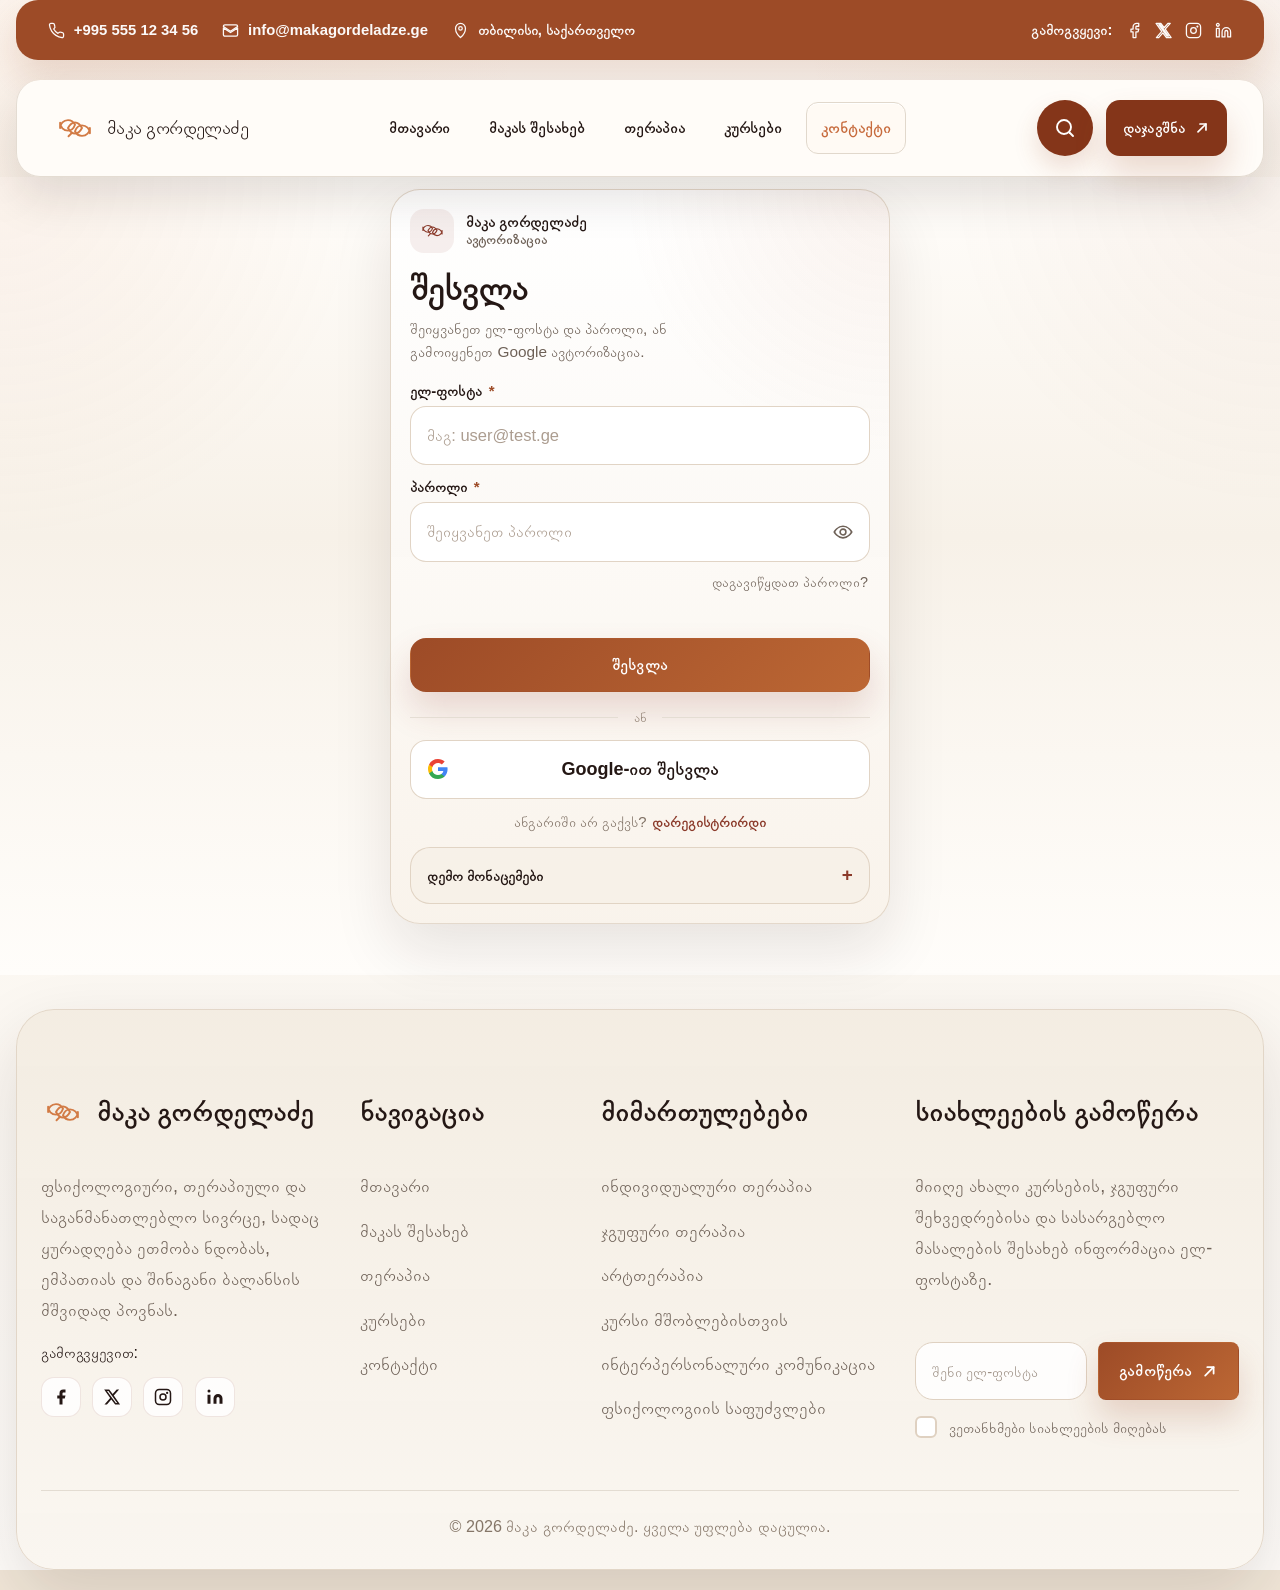
<file: login.html>
<!DOCTYPE html>
<html lang="ka">
  <head>
    <meta charset="UTF-8">
    <meta name="viewport" content="width=device-width, initial-scale=1.0">
    <title>შესვლა | მაკა გორდელაძე</title>
    <meta name="description" content="შედი მაკა გორდელაძის ფსიქოლოგიურ და სასწავლო პლატფორმაზე.">
    <link rel="stylesheet" href="css/main.css">
    <link rel="stylesheet" href="css/components.css">
    <link rel="stylesheet" href="css/redesign.css?v=20260413-drawer-polish-2">
    <script src="js/main.js?v=20260413-drawer-polish-2" defer></script>
    <script src="js/auth.js" defer></script>
  </head>
  <body data-page="login">
    <div data-site-header></div>

    <main class="auth-page" data-login-page>
      <section class="container">
        <div class="auth-login-wrap">
          <article class="auth-card auth-card--login animate-on-scroll">
            <header class="auth-header auth-header--login">
              <div class="auth-brand auth-brand--compact">
                <span class="auth-brand__mark">
                  <svg viewBox="0 0 48 48" aria-hidden="true">
                    <path d="M7 24c0-5 4-9 9-9 3.6 0 6.3 1.8 8 5.3C22.3 25.2 19.6 27 16 27c-5 0-9-4-9-9Z"></path>
                    <path d="M41 24c0 5-4 9-9 9-3.6 0-6.3-1.8-8-5.3C25.7 22.8 28.4 21 32 21c5 0 9 4 9 9Z"></path>
                    <path d="M16 24c2.2-4.2 4.9-6.3 8-6.3S29.8 19.8 32 24c-2.2 4.2-4.9 6.3-8 6.3S18.2 28.2 16 24Z"></path>
                    <path d="M20.5 29.5 16.6 33.4"></path>
                  </svg>
                </span>
                <div class="auth-brand__copy">
                  <strong>მაკა გორდელაძე</strong>
                  <span>ავტორიზაცია</span>
                </div>
              </div>

              <div class="auth-copy">
                <h1>შესვლა</h1>
                <p>შეიყვანეთ ელ-ფოსტა და პაროლი, ან გამოიყენეთ Google ავტორიზაცია.</p>
              </div>
            </header>

            <form class="auth-form auth-form--login" data-login-form novalidate>
              <div class="field">
                <label class="field-label" for="login-email">ელ-ფოსტა <span class="required-mark" aria-hidden="true">*</span></label>
                <input id="login-email" name="email" type="email" autocomplete="email" placeholder="მაგ: user@test.ge" required>
                <span class="error-text" data-error-for="email"></span>
              </div>

              <div class="field field--password">
                <label class="field-label" for="login-password">პაროლი <span class="required-mark" aria-hidden="true">*</span></label>
                <div class="field-control field-control--password">
                  <input id="login-password" name="password" type="password" autocomplete="current-password" placeholder="შეიყვანეთ პაროლი" required>
                  <button class="password-toggle" type="button" aria-label="პაროლის ჩვენება" aria-pressed="false" data-password-toggle="login-password">
                    <span data-password-toggle-icon>
                      <svg viewBox="0 0 24 24" aria-hidden="true"><path d="M1.5 12s4-7 10.5-7 10.5 7 10.5 7-4 7-10.5 7S1.5 12 1.5 12z"></path><circle cx="12" cy="12" r="3.5"></circle></svg>
                    </span>
                  </button>
                </div>
                <span class="error-text" data-error-for="password"></span>
              </div>

              <div class="auth-form__secondary">
                <a class="auth-forgot-link auth-forgot-link--inline" href="contact.html">დაგავიწყდათ პაროლი?</a>
              </div>

              <div class="auth-status" data-login-status></div>

              <div class="auth-form__actions auth-form__actions--login">
                <button class="btn btn-primary auth-submit" type="submit">შესვლა</button>
              </div>

              <div class="divider-text divider-text--login"><span>ან</span></div>

              <button class="google-btn google-btn--login" type="button" data-google-login>
                <span class="google-btn__icon" aria-hidden="true">
                  <svg viewBox="0 0 24 24" aria-hidden="true">
                    <path fill="#4285F4" d="M23.49 12.27c0-.79-.07-1.55-.21-2.27H12v4.3h6.44a5.51 5.51 0 0 1-2.39 3.62v3.01h3.87c2.27-2.09 3.57-5.18 3.57-8.66Z"></path>
                    <path fill="#34A853" d="M12 24c3.24 0 5.96-1.07 7.95-2.91l-3.87-3.01c-1.08.72-2.46 1.15-4.08 1.15-3.14 0-5.8-2.12-6.75-4.96H1.26v3.11A12 12 0 0 0 12 24Z"></path>
                    <path fill="#FBBC05" d="M5.25 14.27A7.18 7.18 0 0 1 4.87 12c0-.79.14-1.55.38-2.27V6.62H1.26A12 12 0 0 0 0 12c0 1.94.46 3.78 1.26 5.38l3.99-3.11Z"></path>
                    <path fill="#EA4335" d="M12 4.77c1.76 0 3.34.61 4.59 1.8l3.44-3.44C17.95 1.19 15.24 0 12 0A12 12 0 0 0 1.26 6.62l3.99 3.11c.95-2.84 3.61-4.96 6.75-4.96Z"></path>
                  </svg>
                </span>
                <span class="google-btn__label">Google-ით შესვლა</span>
                <span class="google-btn__spacer" aria-hidden="true"></span>
              </button>
            </form>

            <div class="auth-secondary-links">
              <div class="auth-inline-links">
                <span>ანგარიში არ გაქვს?</span>
                <a href="register.html"><strong>დარეგისტრირდი</strong></a>
              </div>
            </div>

            <details class="auth-demo auth-demo--login">
              <summary>დემო მონაცემები</summary>
              <div class="auth-demo__body">
                <div class="auth-demo__row">
                  <span class="auth-demo__label">მომხმარებელი:</span>
                  <div class="auth-demo__credentials">
                    <code>user@test.ge</code>
                    <span>/</span>
                    <code>test123</code>
                  </div>
                </div>
                <div class="auth-demo__row">
                  <span class="auth-demo__label">ადმინი:</span>
                  <div class="auth-demo__credentials">
                    <code>admin@test.ge</code>
                    <span>/</span>
                    <code>admin123</code>
                  </div>
                </div>
                <div class="auth-demo__actions">
                  <button class="auth-demo__action" type="button" data-fill-demo="user">მომხმარებლის ჩასმა</button>
                  <button class="auth-demo__action" type="button" data-fill-demo="admin">ადმინის ჩასმა</button>
                </div>
                <p class="help-text">ადმინის ანგარიშით შესვლისას ავტომატურად გადახვალ <code>/admin/</code> პანელზე.</p>
              </div>
            </details>
          </article>
        </div>
      </section>
    </main>

    <div data-site-footer></div>
  </body>
</html>
</file>
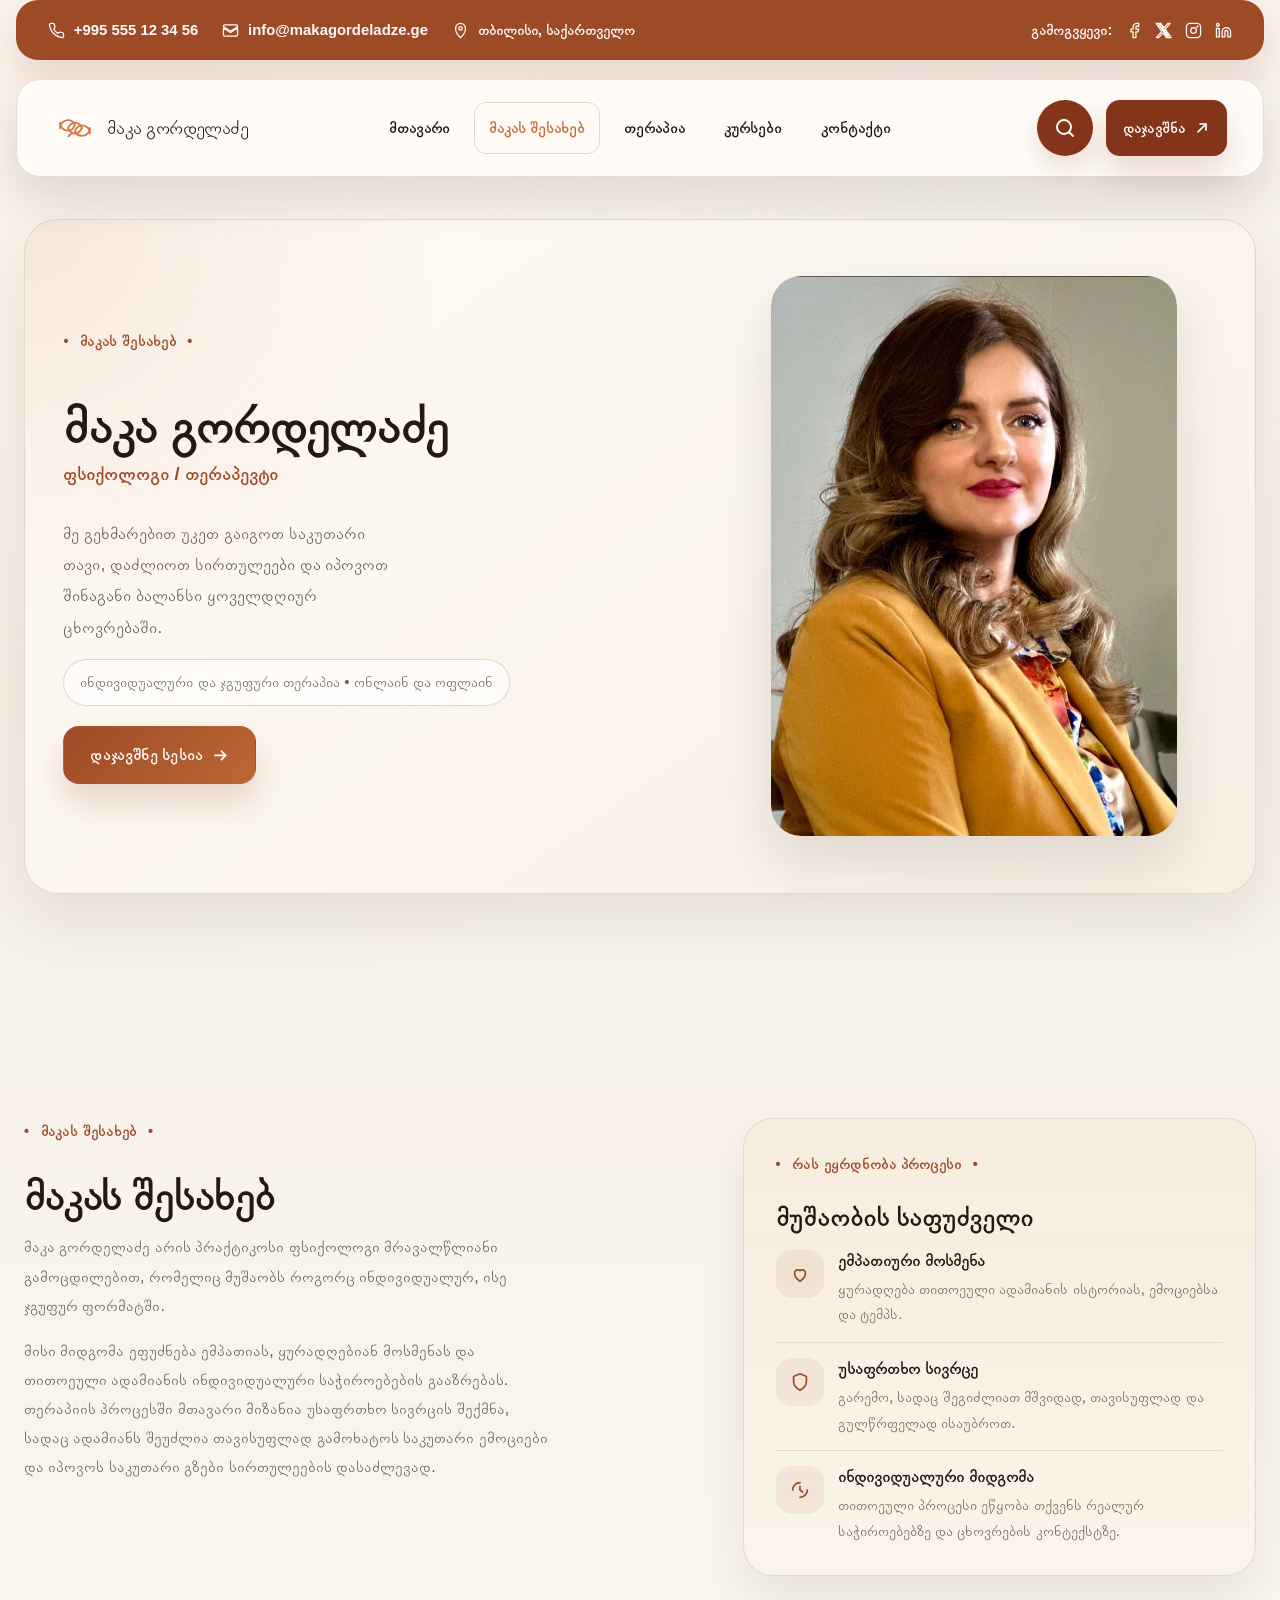
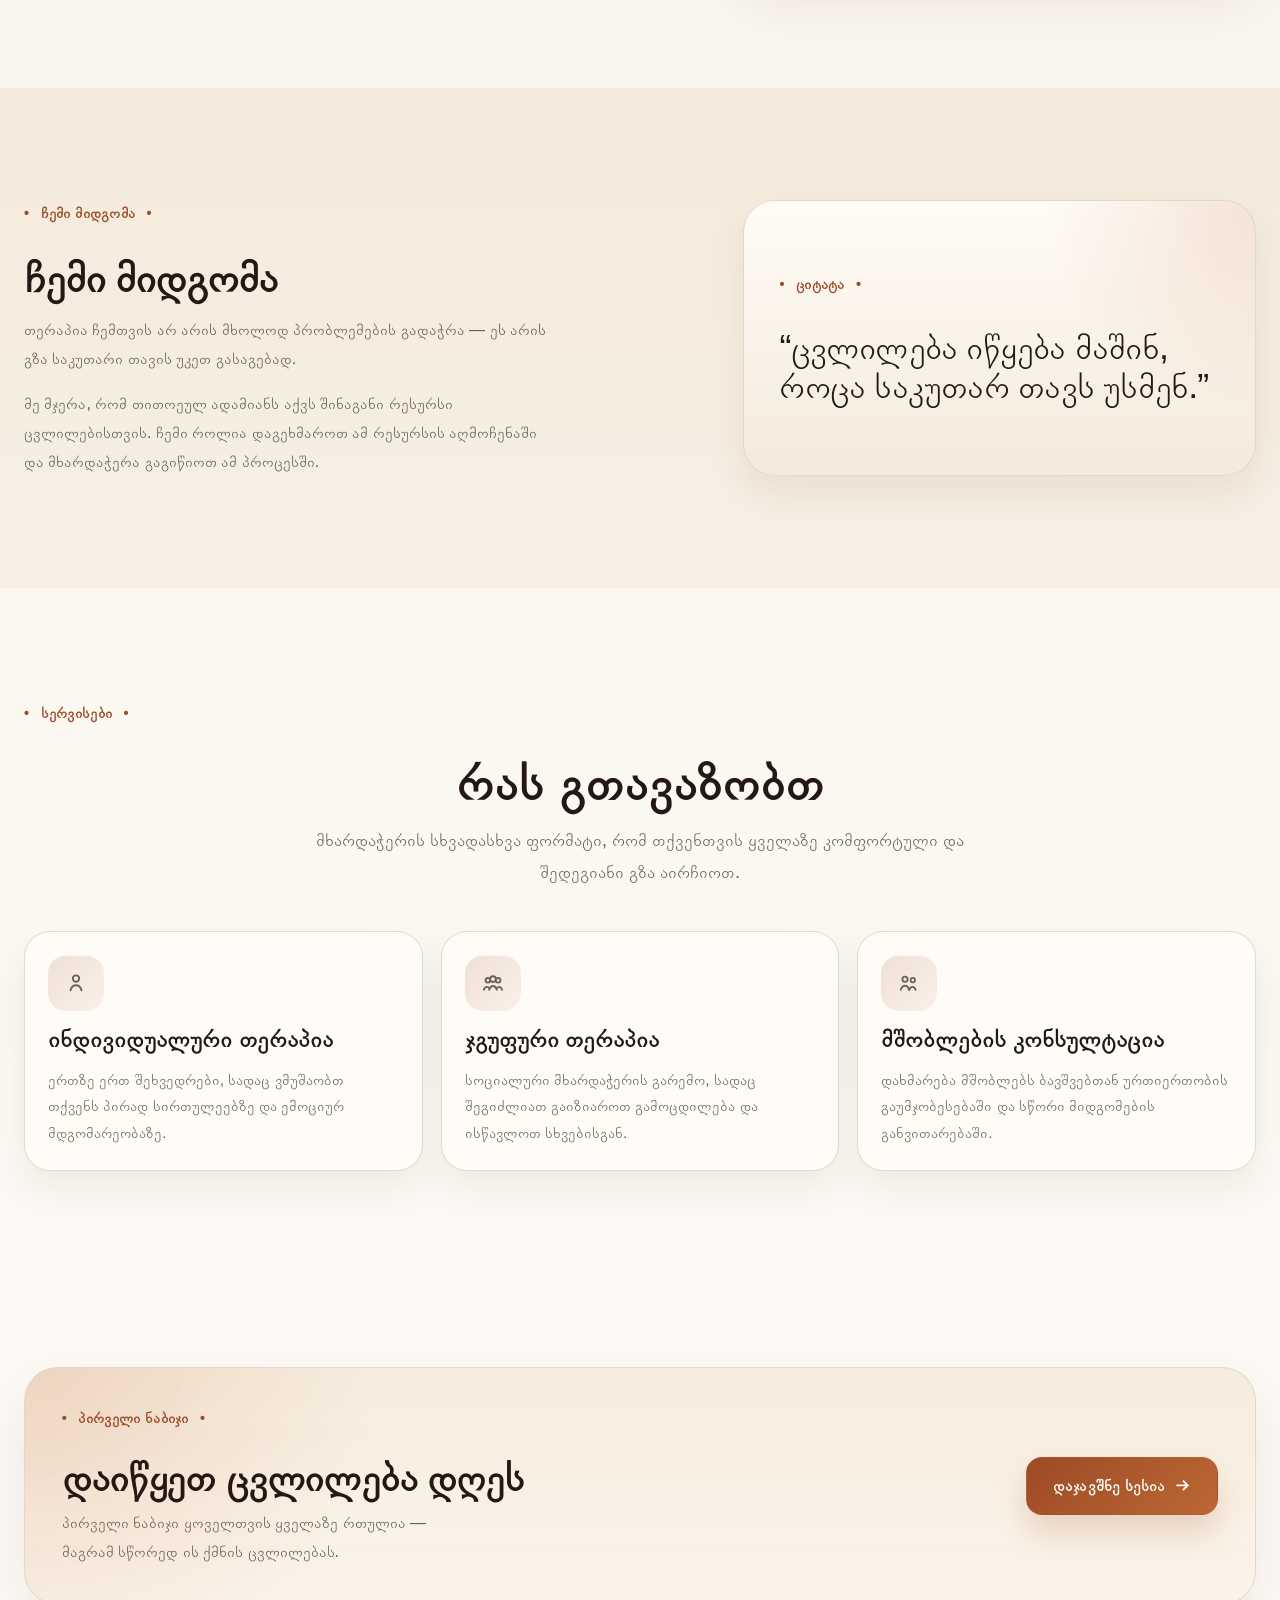
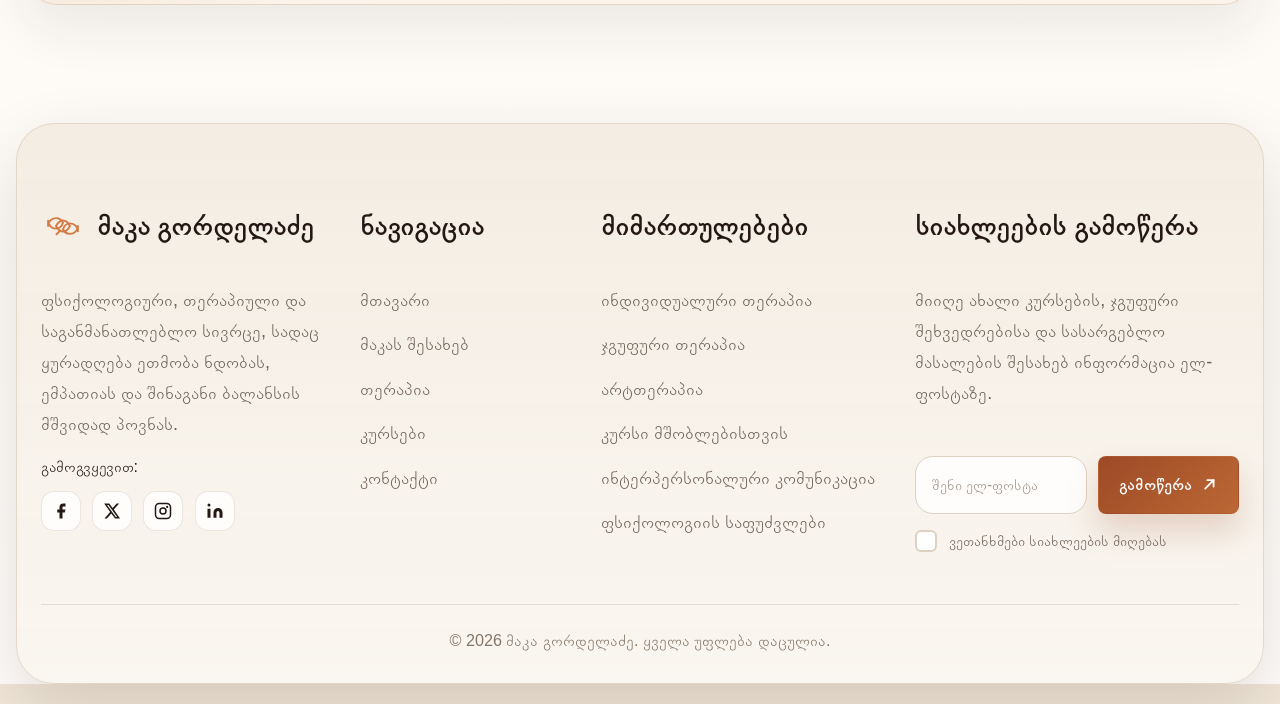
<file: maka.html>
<!DOCTYPE html>
<html lang="ka">
  <head>
    <meta charset="UTF-8">
    <meta name="viewport" content="width=device-width, initial-scale=1.0">
    <title>მაკა გორდელაძე | ფსიქოლოგი / თერაპევტი</title>
    <meta
      name="description"
      content="გაიცანი მაკა გორდელაძე — ფსიქოლოგი და თერაპევტი, რომელიც გეხმარება საკუთარი თავის უკეთ გაგებაში, შინაგანი ბალანსის პოვნასა და ცვლილების დაწყებაში."
    >
    <link rel="stylesheet" href="css/main.css">
    <link rel="stylesheet" href="css/components.css">
    <link rel="stylesheet" href="css/redesign.css?v=20260413-drawer-polish-2">
    <script src="js/main.js?v=20260413-drawer-polish-2" defer></script>
    <script src="js/auth.js" defer></script>
  </head>
  <body data-page="maka">
    <div data-site-header></div>

    <main class="maka-page">
      <section class="section maka-hero-section" aria-labelledby="maka-hero-title">
        <div class="container">
          <div class="maka-hero card card--soft">
            <div class="maka-hero__copy stack animate-on-scroll">
              <span class="section-label">მაკას შესახებ</span>

              <div class="maka-hero__title stack-sm">
                <h1 id="maka-hero-title">მაკა გორდელაძე</h1>
                <p class="maka-hero__subtitle">ფსიქოლოგი / თერაპევტი</p>
              </div>

              <p class="maka-hero__lead">
                მე გეხმარებით უკეთ გაიგოთ საკუთარი თავი, დაძლიოთ სირთულეები და იპოვოთ შინაგანი
                ბალანსი ყოველდღიურ ცხოვრებაში.
              </p>

              <p class="maka-hero__meta">
                ინდივიდუალური და ჯგუფური თერაპია • ონლაინ და ოფლაინ
              </p>

              <div class="maka-hero__actions">
                <a class="btn btn-primary" href="therapy.html">
                  დაჯავშნე სესია <span class="btn-arrow" aria-hidden="true"><svg viewBox="0 0 16 16" fill="none" stroke="currentColor" stroke-width="1.7" stroke-linecap="round" stroke-linejoin="round" focusable="false"><path d="M3 8h10"></path><path d="m9 4 4 4-4 4"></path></svg></span>
                </a>
              </div>
            </div>

            <div class="maka-hero__media animate-on-scroll">
              <figure class="maka-portrait" data-maka-portrait>
                <img
                  src="images/maka/maka.jpg"
                  alt="მაკა გორდელაძე"
                  onerror="this.closest('[data-maka-portrait]').classList.add('is-fallback'); this.remove();"
                >
              </figure>
            </div>
          </div>
        </div>
      </section>

      <section class="section" aria-labelledby="maka-about-title">
        <div class="container">
          <div class="maka-about">
            <div class="maka-copy stack animate-on-scroll">
              <span class="section-label">მაკას შესახებ</span>
              <h2 id="maka-about-title">მაკას შესახებ</h2>
              <p>
                მაკა გორდელაძე არის პრაქტიკოსი ფსიქოლოგი მრავალწლიანი გამოცდილებით, რომელიც
                მუშაობს როგორც ინდივიდუალურ, ისე ჯგუფურ ფორმატში.
              </p>
              <p>
                მისი მიდგომა ეფუძნება ემპათიას, ყურადღებიან მოსმენას და თითოეული ადამიანის
                ინდივიდუალური საჭიროებების გააზრებას. თერაპიის პროცესში მთავარი მიზანია უსაფრთხო
                სივრცის შექმნა, სადაც ადამიანს შეუძლია თავისუფლად გამოხატოს საკუთარი ემოციები და
                იპოვოს საკუთარი გზები სირთულეების დასაძლევად.
              </p>
            </div>

            <aside class="maka-values card animate-on-scroll" aria-label="მუშაობის ძირითადი ღირებულებები">
              <div class="maka-values__header stack-sm">
                <span class="section-label">რას ეყრდნობა პროცესი</span>
                <h3>მუშაობის საფუძველი</h3>
              </div>

              <div class="maka-values__list">
                <article class="maka-values__item">
                  <span class="maka-values__icon" aria-hidden="true">
                    <svg viewBox="0 0 24 24">
                      <path d="M12 20s-6-3.9-6-9a3.6 3.6 0 0 1 6-2.6A3.6 3.6 0 0 1 18 11c0 5.1-6 9-6 9Z"></path>
                    </svg>
                  </span>
                  <div class="maka-values__copy">
                    <strong>ემპათიური მოსმენა</strong>
                    <p>ყურადღება თითოეული ადამიანის ისტორიას, ემოციებსა და ტემპს.</p>
                  </div>
                </article>

                <article class="maka-values__item">
                  <span class="maka-values__icon" aria-hidden="true">
                    <svg viewBox="0 0 24 24">
                      <path d="M12 3 5 6v5c0 4.4 2.6 7.8 7 10 4.4-2.2 7-5.6 7-10V6l-7-3Z"></path>
                    </svg>
                  </span>
                  <div class="maka-values__copy">
                    <strong>უსაფრთხო სივრცე</strong>
                    <p>გარემო, სადაც შეგიძლიათ მშვიდად, თავისუფლად და გულწრფელად ისაუბროთ.</p>
                  </div>
                </article>

                <article class="maka-values__item">
                  <span class="maka-values__icon" aria-hidden="true">
                    <svg viewBox="0 0 24 24">
                      <path d="M12 20c4.4 0 8-3.6 8-8"></path>
                      <path d="M12 4C7.6 4 4 7.6 4 12"></path>
                      <path d="M12 8v4l2.8 2.2"></path>
                    </svg>
                  </span>
                  <div class="maka-values__copy">
                    <strong>ინდივიდუალური მიდგომა</strong>
                    <p>თითოეული პროცესი ეწყობა თქვენს რეალურ საჭიროებებზე და ცხოვრების კონტექსტზე.</p>
                  </div>
                </article>
              </div>
            </aside>
          </div>
        </div>
      </section>

      <section class="section section-alt" aria-labelledby="maka-approach-title">
        <div class="container">
          <div class="maka-approach">
            <div class="maka-copy stack animate-on-scroll">
              <span class="section-label">ჩემი მიდგომა</span>
              <h2 id="maka-approach-title">ჩემი მიდგომა</h2>
              <p>
                თერაპია ჩემთვის არ არის მხოლოდ პრობლემების გადაჭრა — ეს არის გზა საკუთარი თავის
                უკეთ გასაგებად.
              </p>
              <p>
                მე მჯერა, რომ თითოეულ ადამიანს აქვს შინაგანი რესურსი ცვლილებისთვის. ჩემი როლია
                დაგეხმაროთ ამ რესურსის აღმოჩენაში და მხარდაჭერა გაგიწიოთ ამ პროცესში.
              </p>
            </div>

            <aside class="maka-quote card animate-on-scroll">
              <span class="section-label">ციტატა</span>
              <blockquote>“ცვლილება იწყება მაშინ, როცა საკუთარ თავს უსმენ.”</blockquote>
            </aside>
          </div>
        </div>
      </section>

      <section class="section" aria-labelledby="maka-services-title">
        <div class="container">
          <div class="section-heading centered animate-on-scroll">
            <span class="section-label">სერვისები</span>
            <h2 id="maka-services-title">რას გთავაზობთ</h2>
            <p>
              მხარდაჭერის სხვადასხვა ფორმატი, რომ თქვენთვის ყველაზე კომფორტული და შედეგიანი გზა
              აირჩიოთ.
            </p>
          </div>

          <div class="maka-services-grid">
            <article class="maka-service-card card animate-on-scroll">
              <span class="icon-box" aria-hidden="true">
                <svg viewBox="0 0 24 24">
                  <circle cx="12" cy="7.5" r="3.2"></circle>
                  <path d="M6.5 19.25c.8-3.15 3-5.05 5.5-5.05s4.7 1.9 5.5 5.05"></path>
                </svg>
              </span>
              <h3>ინდივიდუალური თერაპია</h3>
              <p>
                ერთზე ერთ შეხვედრები, სადაც ვმუშაობთ თქვენს პირად სირთულეებზე და ემოციურ
                მდგომარეობაზე.
              </p>
            </article>

            <article class="maka-service-card card animate-on-scroll">
              <span class="icon-box" aria-hidden="true">
                <svg viewBox="0 0 24 24">
                  <circle cx="12" cy="8.1" r="2.9"></circle>
                  <circle cx="6.9" cy="9.3" r="2.35"></circle>
                  <circle cx="17.1" cy="9.3" r="2.35"></circle>
                  <path d="M8.15 18.85c.72-2.4 2.14-3.85 3.85-3.85s3.13 1.45 3.85 3.85"></path>
                  <path d="M2.9 18.85c.5-1.82 1.6-2.95 3.06-2.95 1 0 1.88.53 2.53 1.48"></path>
                  <path d="M21.1 18.85c-.5-1.82-1.6-2.95-3.06-2.95-1 0-1.88.53-2.53 1.48"></path>
                </svg>
              </span>
              <h3>ჯგუფური თერაპია</h3>
              <p>
                სოციალური მხარდაჭერის გარემო, სადაც შეგიძლიათ გაიზიაროთ გამოცდილება და ისწავლოთ
                სხვებისგან.
              </p>
            </article>

            <article class="maka-service-card card animate-on-scroll">
              <span class="icon-box" aria-hidden="true">
                <svg viewBox="0 0 24 24">
                  <circle cx="8" cy="8.2" r="2.6"></circle>
                  <circle cx="15.8" cy="9.1" r="2.2"></circle>
                  <path d="M3.8 18.8c.7-2.6 2.3-4.1 4.2-4.1 1.8 0 3.4 1.5 4.1 4.1"></path>
                  <path d="M12.2 18.8c.55-1.85 1.7-2.95 3.28-2.95 1.42 0 2.5.9 3.12 2.95"></path>
                </svg>
              </span>
              <h3>მშობლების კონსულტაცია</h3>
              <p>
                დახმარება მშობლებს ბავშვებთან ურთიერთობის გაუმჯობესებაში და სწორი მიდგომების
                განვითარებაში.
              </p>
            </article>
          </div>
        </div>
      </section>

      <section class="section-sm" aria-labelledby="maka-cta-title">
        <div class="container">
          <div class="maka-cta card animate-on-scroll">
            <div class="maka-cta__copy stack-sm">
              <span class="section-label">პირველი ნაბიჯი</span>
              <h2 id="maka-cta-title">დაიწყეთ ცვლილება დღეს</h2>
              <p>
                პირველი ნაბიჯი ყოველთვის ყველაზე რთულია — მაგრამ სწორედ ის ქმნის ცვლილებას.
              </p>
            </div>

            <a class="btn btn-primary" href="therapy.html">
              დაჯავშნე სესია <span class="btn-arrow" aria-hidden="true"><svg viewBox="0 0 16 16" fill="none" stroke="currentColor" stroke-width="1.7" stroke-linecap="round" stroke-linejoin="round" focusable="false"><path d="M3 8h10"></path><path d="m9 4 4 4-4 4"></path></svg></span>
            </a>
          </div>
        </div>
      </section>
    </main>

    <div data-site-footer></div>
  </body>
</html>
</file>
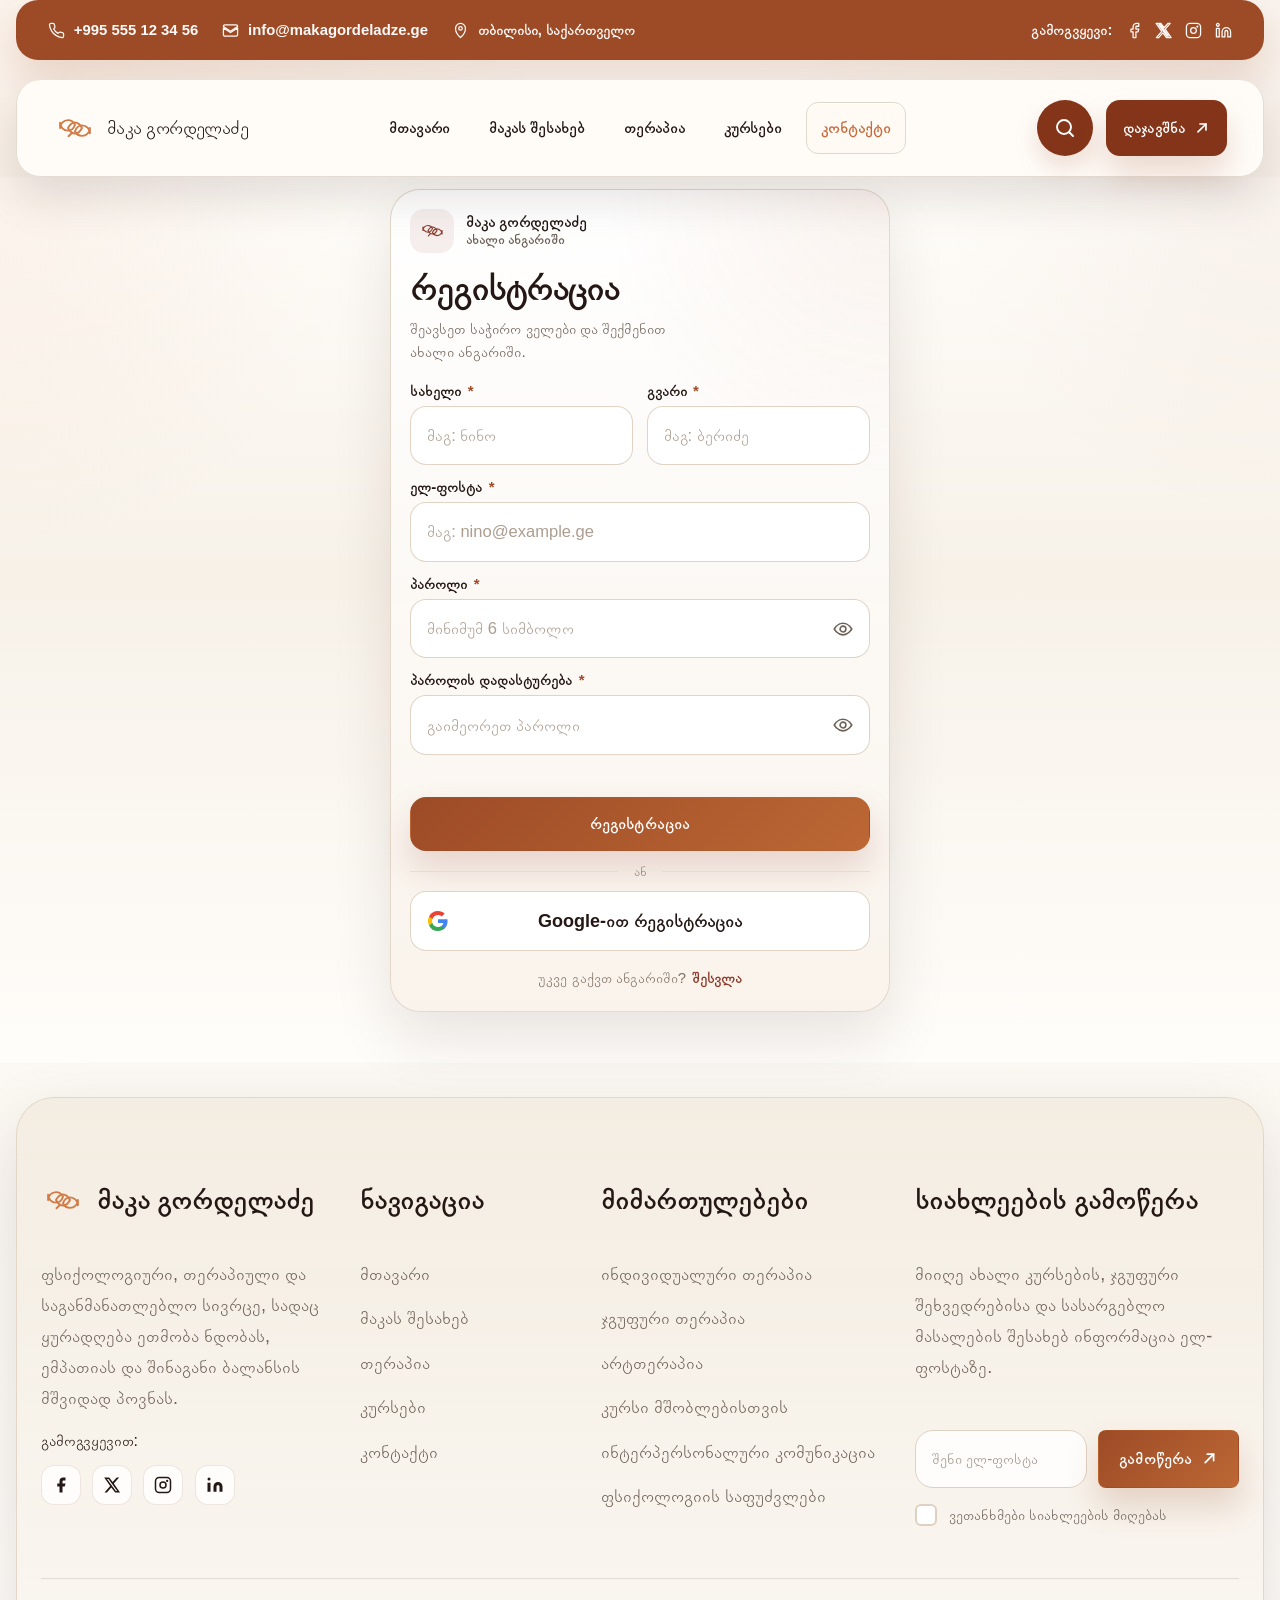
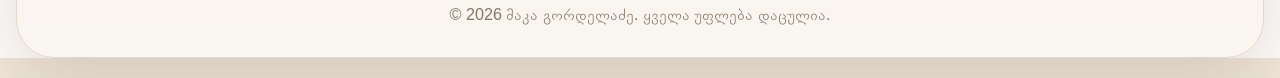
<file: register.html>
<!DOCTYPE html>
<html lang="ka">
  <head>
    <meta charset="UTF-8">
    <meta name="viewport" content="width=device-width, initial-scale=1.0">
    <title>რეგისტრაცია | მაკა გორდელაძე</title>
    <meta name="description" content="შექმენით ახალი ანგარიში მაკა გორდელაძის პლატფორმაზე და დაიწყეთ მშვიდი, გააზრებული სივრცით სარგებლობა.">
    <link rel="stylesheet" href="css/main.css">
    <link rel="stylesheet" href="css/components.css">
    <link rel="stylesheet" href="css/redesign.css?v=20260413-drawer-polish-2">
    <script src="js/main.js?v=20260413-drawer-polish-2" defer></script>
    <script src="js/auth.js" defer></script>
  </head>
  <body data-page="register">
    <div data-site-header></div>

    <main class="auth-page" data-register-page>
      <section class="container">
        <div class="auth-login-wrap">
          <article class="auth-card auth-card--login auth-card--register animate-on-scroll">
            <header class="auth-header auth-header--login auth-header--register">
              <div class="auth-brand auth-brand--compact">
                <span class="auth-brand__mark">
                  <svg viewBox="0 0 48 48" aria-hidden="true">
                    <path d="M7 24c0-5 4-9 9-9 3.6 0 6.3 1.8 8 5.3C22.3 25.2 19.6 27 16 27c-5 0-9-4-9-9Z"></path>
                    <path d="M41 24c0 5-4 9-9 9-3.6 0-6.3-1.8-8-5.3C25.7 22.8 28.4 21 32 21c5 0 9 4 9 9Z"></path>
                    <path d="M16 24c2.2-4.2 4.9-6.3 8-6.3S29.8 19.8 32 24c-2.2 4.2-4.9 6.3-8 6.3S18.2 28.2 16 24Z"></path>
                    <path d="M20.5 29.5 16.6 33.4"></path>
                  </svg>
                </span>
                <div class="auth-brand__copy">
                  <strong>მაკა გორდელაძე</strong>
                  <span>ახალი ანგარიში</span>
                </div>
              </div>

              <div class="auth-copy">
                <h1>რეგისტრაცია</h1>
                <p>შეავსეთ საჭირო ველები და შექმენით ახალი ანგარიში.</p>
              </div>
            </header>

            <form class="auth-form auth-form--login auth-form--register" data-register-form novalidate>
              <div class="auth-form__row auth-form__row--identity">
                <div class="field">
                  <label class="field-label" for="register-name">სახელი <span class="required-mark" aria-hidden="true">*</span></label>
                  <input id="register-name" name="name" type="text" autocomplete="given-name" placeholder="მაგ: ნინო" required>
                  <span class="error-text" data-error-for="name"></span>
                </div>

                <div class="field">
                  <label class="field-label" for="register-surname">გვარი <span class="required-mark" aria-hidden="true">*</span></label>
                  <input id="register-surname" name="surname" type="text" autocomplete="family-name" placeholder="მაგ: ბერიძე" required>
                  <span class="error-text" data-error-for="surname"></span>
                </div>
              </div>

              <div class="field">
                <label class="field-label" for="register-email">ელ-ფოსტა <span class="required-mark" aria-hidden="true">*</span></label>
                <input id="register-email" name="email" type="email" autocomplete="email" placeholder="მაგ: nino@example.ge" required>
                <span class="error-text" data-error-for="email"></span>
              </div>

              <div class="field field--password">
                <label class="field-label" for="register-password">პაროლი <span class="required-mark" aria-hidden="true">*</span></label>
                <div class="field-control field-control--password">
                  <input id="register-password" name="password" type="password" autocomplete="new-password" placeholder="მინიმუმ 6 სიმბოლო" required>
                  <button class="password-toggle" type="button" aria-label="პაროლის ჩვენება" aria-pressed="false" data-password-toggle="register-password">
                    <span data-password-toggle-icon>
                      <svg viewBox="0 0 24 24" aria-hidden="true"><path d="M1.5 12s4-7 10.5-7 10.5 7 10.5 7-4 7-10.5 7S1.5 12 1.5 12z"></path><circle cx="12" cy="12" r="3.5"></circle></svg>
                    </span>
                  </button>
                </div>
                <span class="error-text" data-error-for="password"></span>
              </div>

              <div class="field field--password">
                <label class="field-label" for="register-confirm-password">პაროლის დადასტურება <span class="required-mark" aria-hidden="true">*</span></label>
                <div class="field-control field-control--password">
                  <input id="register-confirm-password" name="confirmPassword" type="password" autocomplete="new-password" placeholder="გაიმეორეთ პაროლი" required>
                  <button class="password-toggle" type="button" aria-label="პაროლის ჩვენება" aria-pressed="false" data-password-toggle="register-confirm-password">
                    <span data-password-toggle-icon>
                      <svg viewBox="0 0 24 24" aria-hidden="true"><path d="M1.5 12s4-7 10.5-7 10.5 7 10.5 7-4 7-10.5 7S1.5 12 1.5 12z"></path><circle cx="12" cy="12" r="3.5"></circle></svg>
                    </span>
                  </button>
                </div>
                <span class="error-text" data-error-for="confirmPassword"></span>
              </div>

              <div class="auth-status" data-register-status></div>

              <div class="auth-form__actions auth-form__actions--login">
                <button class="btn btn-primary auth-submit" type="submit">რეგისტრაცია</button>
              </div>

              <div class="divider-text divider-text--login"><span>ან</span></div>

              <button class="google-btn google-btn--login" type="button" data-google-register>
                <span class="google-btn__icon" aria-hidden="true">
                  <svg viewBox="0 0 24 24" aria-hidden="true">
                    <path fill="#4285F4" d="M23.49 12.27c0-.79-.07-1.55-.21-2.27H12v4.3h6.44a5.51 5.51 0 0 1-2.39 3.62v3.01h3.87c2.27-2.09 3.57-5.18 3.57-8.66Z"></path>
                    <path fill="#34A853" d="M12 24c3.24 0 5.96-1.07 7.95-2.91l-3.87-3.01c-1.08.72-2.46 1.15-4.08 1.15-3.14 0-5.8-2.12-6.75-4.96H1.26v3.11A12 12 0 0 0 12 24Z"></path>
                    <path fill="#FBBC05" d="M5.25 14.27A7.18 7.18 0 0 1 4.87 12c0-.79.14-1.55.38-2.27V6.62H1.26A12 12 0 0 0 0 12c0 1.94.46 3.78 1.26 5.38l3.99-3.11Z"></path>
                    <path fill="#EA4335" d="M12 4.77c1.76 0 3.34.61 4.59 1.8l3.44-3.44C17.95 1.19 15.24 0 12 0A12 12 0 0 0 1.26 6.62l3.99 3.11c.95-2.84 3.61-4.96 6.75-4.96Z"></path>
                  </svg>
                </span>
                <span class="google-btn__label">Google-ით რეგისტრაცია</span>
                <span class="google-btn__spacer" aria-hidden="true"></span>
              </button>
            </form>

            <div class="auth-secondary-links">
              <div class="auth-inline-links">
                <span>უკვე გაქვთ ანგარიში?</span>
                <a href="login.html"><strong>შესვლა</strong></a>
              </div>
            </div>
          </article>
        </div>
      </section>
    </main>

    <div data-site-footer></div>
  </body>
</html>
</file>
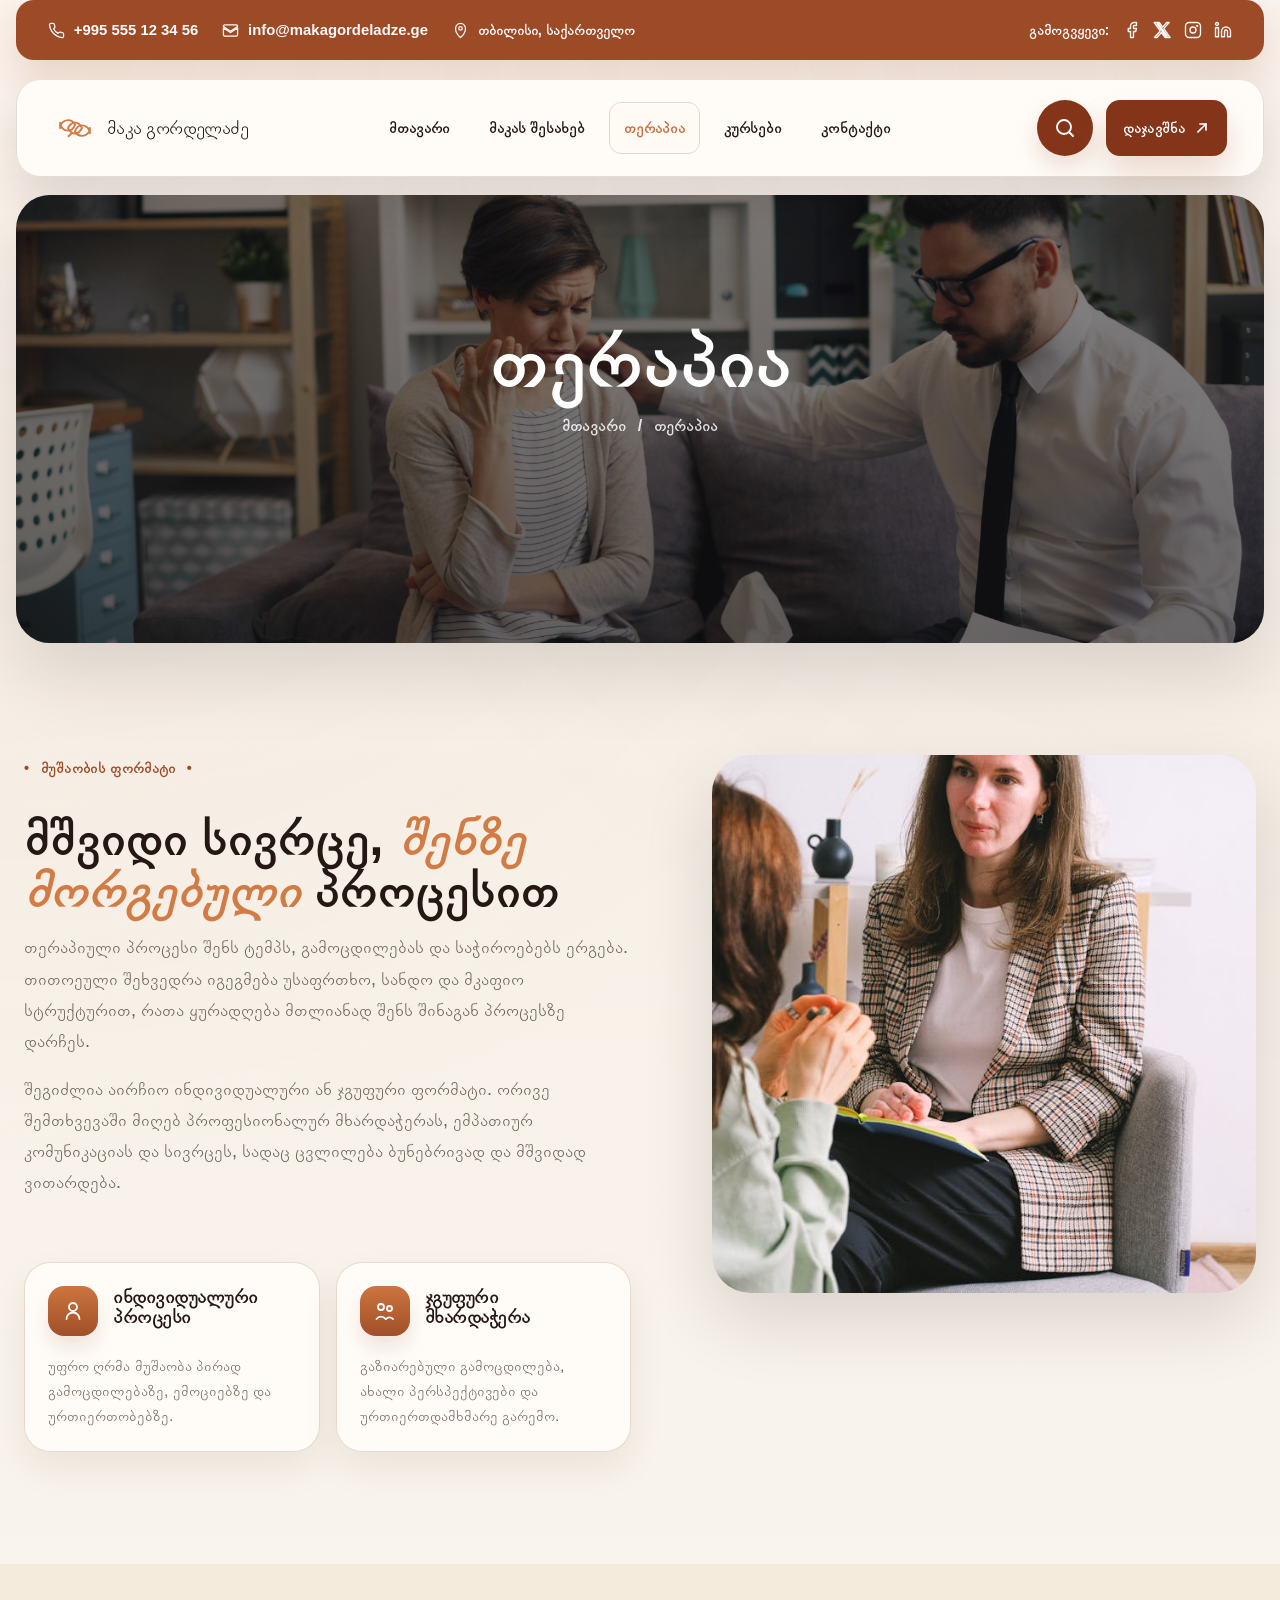
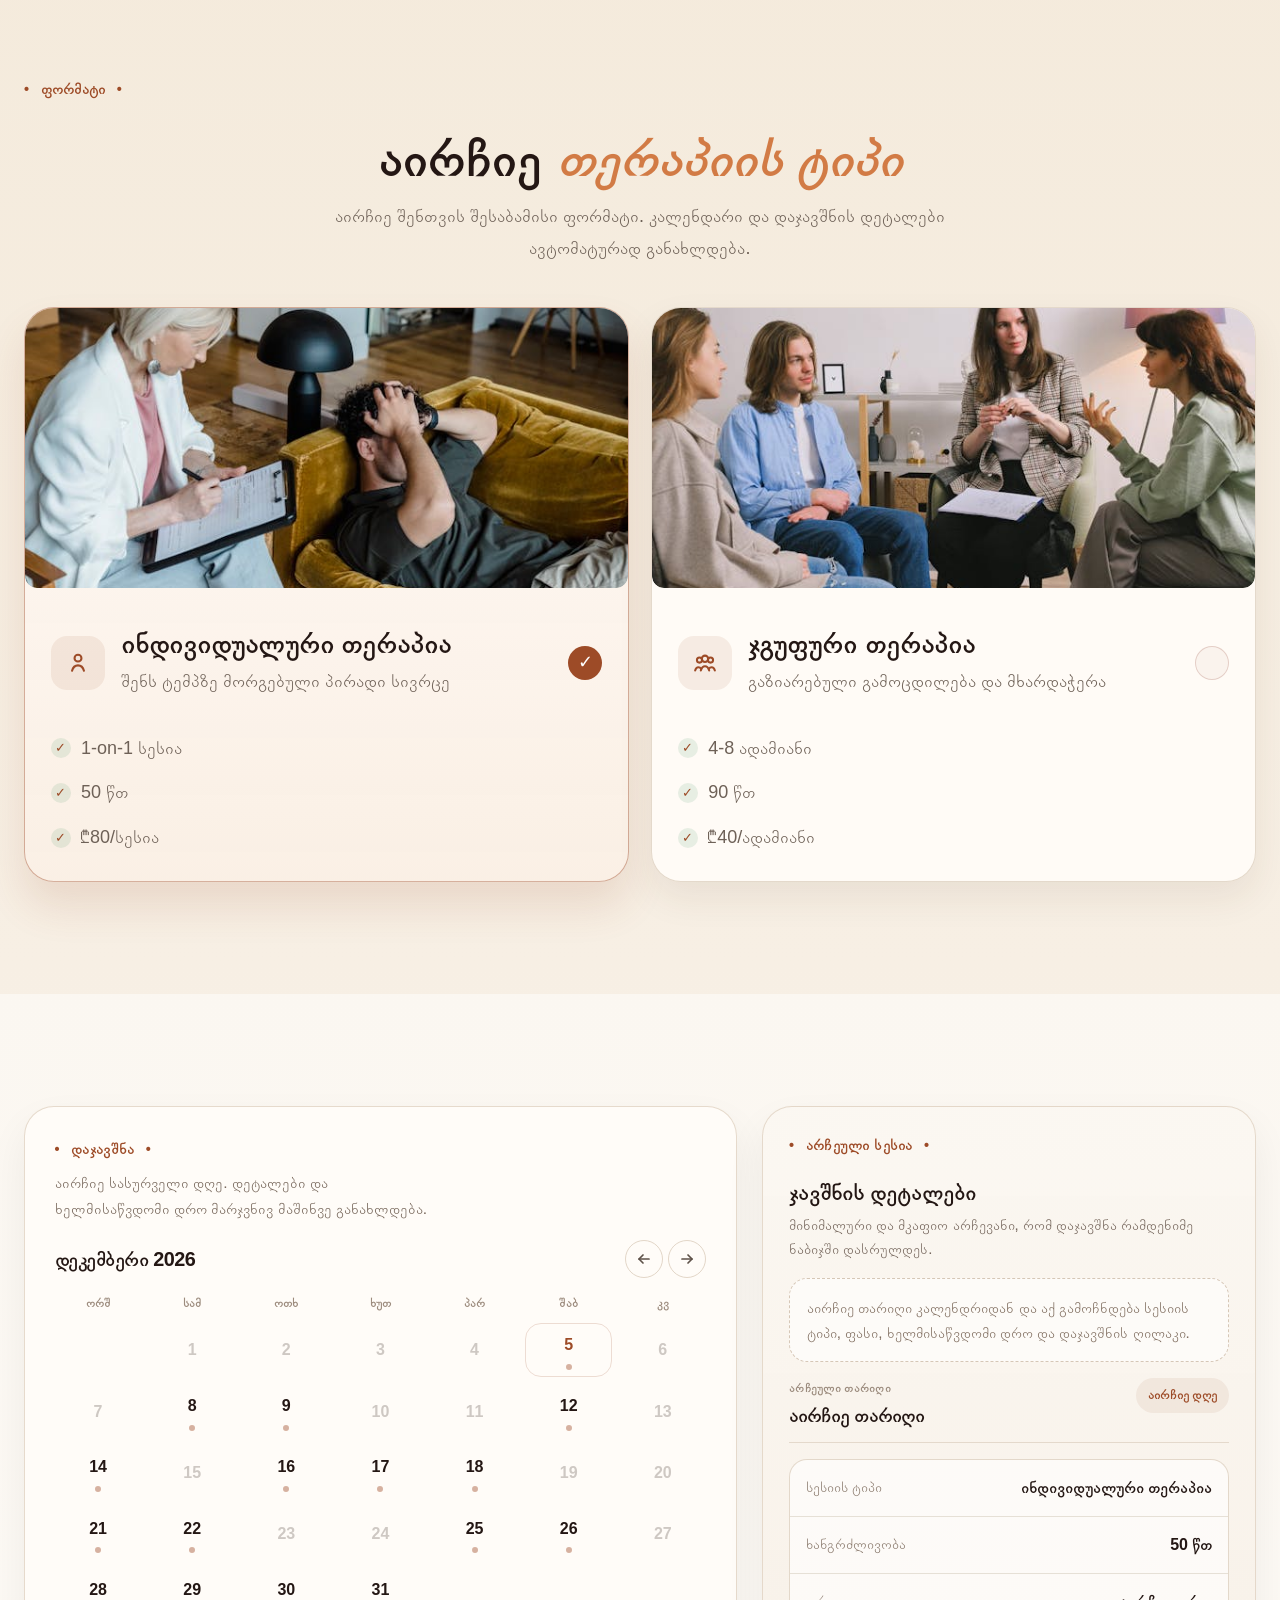
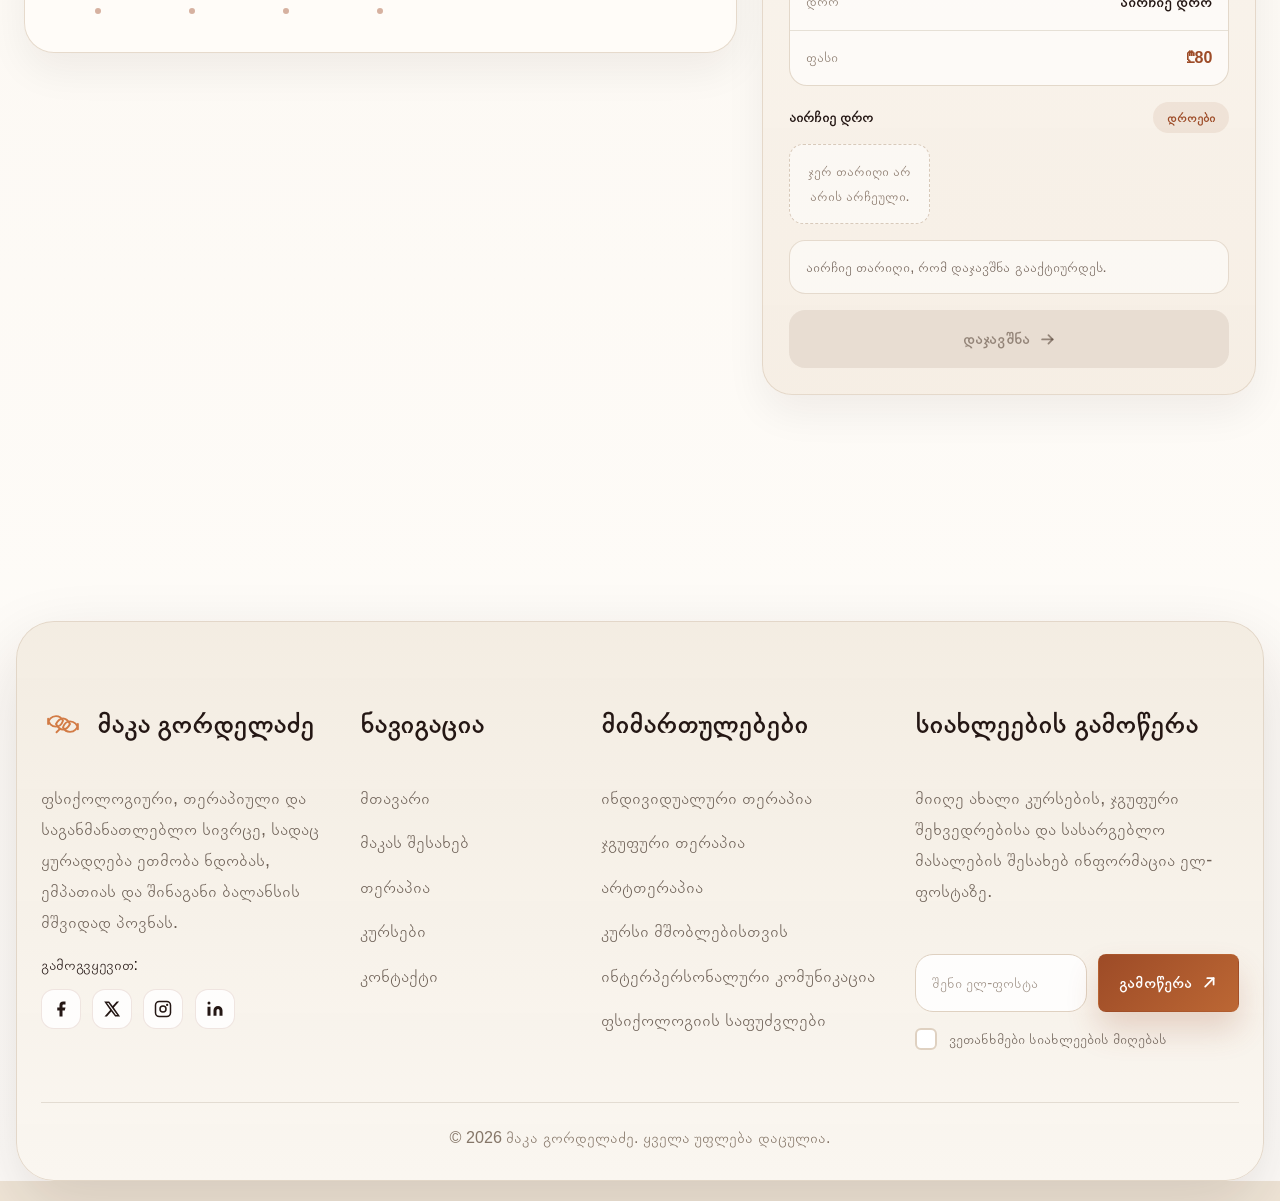
<file: therapy.html>
<!DOCTYPE html>
<html lang="ka">
  <head>
    <meta charset="UTF-8">
    <meta name="viewport" content="width=device-width, initial-scale=1.0">
    <title>თერაპია | მაკა გორდელაძე</title>
    <meta
      name="description"
      content="დაჯავშნე ინდივიდუალური ან ჯგუფური თერაპიის სესია მაკა გორდელაძესთან მშვიდ, თბილ და პროფესიონალურ გარემოში."
    >
    <link rel="stylesheet" href="css/main.css">
    <link rel="stylesheet" href="css/components.css">
    <link rel="stylesheet" href="css/redesign.css?v=20260413-drawer-polish-2">
    <script src="js/main.js?v=20260413-drawer-polish-2" defer></script>
    <script src="js/auth.js" defer></script>
    <script src="js/calendar.js" defer></script>
    <script src="js/payment.js" defer></script>
  </head>
  <body data-page="therapy">
    <div data-site-header></div>

    <main class="therapy-page" data-therapy-page>
      <section class="page-hero page-hero--therapy" aria-labelledby="therapy-hero-title">
        <div class="container centered">
          <div class="therapy-hero__content stack centered animate-on-scroll">
            <h1 id="therapy-hero-title">თერაპია</h1>
            <div class="breadcrumb breadcrumb--hero" aria-label="breadcrumb">
              <a href="index.html">მთავარი</a>
              <span class="breadcrumb__slash" aria-hidden="true">/</span>
              <span aria-current="page">თერაპია</span>
            </div>
          </div>
        </div>
      </section>

      <section class="section">
        <div class="container split-layout therapy-intro">
          <div class="stack animate-on-scroll">
            <div class="section-heading">
              <span class="section-label">მუშაობის ფორმატი</span>
              <h2>მშვიდი სივრცე, <em>შენზე მორგებული</em> პროცესით</h2>
              <p>
                თერაპიული პროცესი შენს ტემპს, გამოცდილებას და საჭიროებებს ერგება. თითოეული
                შეხვედრა იგეგმება უსაფრთხო, სანდო და მკაფიო სტრუქტურით, რათა ყურადღება მთლიანად
                შენს შინაგან პროცესზე დარჩეს.
              </p>
              <p>
                შეგიძლია აირჩიო ინდივიდუალური ან ჯგუფური ფორმატი. ორივე შემთხვევაში მიღებ
                პროფესიონალურ მხარდაჭერას, ემპათიურ კომუნიკაციას და სივრცეს, სადაც ცვლილება
                ბუნებრივად და მშვიდად ვითარდება.
              </p>
            </div>

            <div class="therapy-intro__benefits">
              <article class="card therapy-intro__card">
                <div class="therapy-intro__card-top">
                  <span class="icon-box" aria-hidden="true">
                    <svg viewBox="0 0 24 24" fill="none" stroke="currentColor" stroke-width="1.8" stroke-linecap="round" stroke-linejoin="round">
                      <path d="M12 12a4 4 0 1 0 0-8 4 4 0 0 0 0 8z"></path>
                      <path d="M5.5 20a6.5 6.5 0 0 1 13 0"></path>
                    </svg>
                  </span>
                  <h3>ინდივიდუალური პროცესი</h3>
                </div>
                <p>უფრო ღრმა მუშაობა პირად გამოცდილებაზე, ემოციებზე და ურთიერთობებზე.</p>
              </article>

              <article class="card therapy-intro__card">
                <div class="therapy-intro__card-top">
                  <span class="icon-box" aria-hidden="true">
                    <svg viewBox="0 0 24 24" fill="none" stroke="currentColor" stroke-width="1.8" stroke-linecap="round" stroke-linejoin="round">
                      <path d="M8 11a3 3 0 1 0 0-6 3 3 0 0 0 0 6z"></path>
                      <path d="M16.5 12a2.5 2.5 0 1 0 0-5 2.5 2.5 0 0 0 0 5z"></path>
                      <path d="M3.5 20a5.5 5.5 0 0 1 9 0"></path>
                      <path d="M13 20a4.5 4.5 0 0 1 7 0"></path>
                    </svg>
                  </span>
                  <h3>ჯგუფური მხარდაჭერა</h3>
                </div>
                <p>გაზიარებული გამოცდილება, ახალი პერსპექტივები და ურთიერთდამხმარე გარემო.</p>
              </article>
            </div>
          </div>

          <div class="therapy-intro__media media-frame animate-on-scroll">
            <img
              class="optimized-media"
              src="images/home/work-format.jpg"
              alt="თერაპიული შეხვედრის მშვიდი გარემო"
            >
          </div>
        </div>
      </section>

      <section class="section section-alt therapy-types-section">
        <div class="container">
          <div class="section-heading centered animate-on-scroll">
            <span class="section-label">ფორმატი</span>
            <h2>აირჩიე <em>თერაპიის ტიპი</em></h2>
            <p>აირჩიე შენთვის შესაბამისი ფორმატი. კალენდარი და დაჯავშნის დეტალები ავტომატურად განახლდება.</p>
          </div>

          <div class="therapy-type-grid">
            <button class="therapy-type-card is-selected animate-on-scroll" type="button" data-therapy-type="individual" aria-pressed="true">
              <div class="therapy-type-card__image">
                <img
                  class="optimized-media"
                  src="images/home/individualuri.jpg"
                  alt="ინდივიდუალური თერაპია"
                >
              </div>
              <div class="therapy-type-card__header">
                <span class="therapy-type-card__icon" aria-hidden="true">
                  <svg viewBox="0 0 24 24" focusable="false">
                    <circle cx="12" cy="7.5" r="3.2"></circle>
                    <path d="M6.5 19.25c.8-3.15 3-5.05 5.5-5.05s4.7 1.9 5.5 5.05"></path>
                  </svg>
                </span>
                <div class="therapy-type-card__meta">
                  <h3>ინდივიდუალური თერაპია</h3>
                  <span class="muted">შენს ტემპზე მორგებული პირადი სივრცე</span>
                </div>
                <span class="therapy-type-card__check">✓</span>
              </div>
              <ul class="therapy-type-card__bullets">
                <li>1-on-1 სესია</li>
                <li>50 წთ</li>
                <li>₾80/სესია</li>
              </ul>
            </button>

            <button class="therapy-type-card animate-on-scroll" type="button" data-therapy-type="group" aria-pressed="false">
              <div class="therapy-type-card__image">
                <img
                  class="optimized-media"
                  src="images/home/jgufuri.jpg"
                  alt="ჯგუფური თერაპია"
                >
              </div>
              <div class="therapy-type-card__header">
                <span class="therapy-type-card__icon" aria-hidden="true">
                  <svg viewBox="0 0 24 24" focusable="false">
                    <circle cx="12" cy="8.1" r="2.9"></circle>
                    <circle cx="6.9" cy="9.3" r="2.35"></circle>
                    <circle cx="17.1" cy="9.3" r="2.35"></circle>
                    <path d="M8.15 18.85c.72-2.4 2.14-3.85 3.85-3.85s3.13 1.45 3.85 3.85"></path>
                    <path d="M2.9 18.85c.5-1.82 1.6-2.95 3.06-2.95 1 0 1.88.53 2.53 1.48"></path>
                    <path d="M21.1 18.85c-.5-1.82-1.6-2.95-3.06-2.95-1 0-1.88.53-2.53 1.48"></path>
                  </svg>
                </span>
                <div class="therapy-type-card__meta">
                  <h3>ჯგუფური თერაპია</h3>
                  <span class="muted">გაზიარებული გამოცდილება და მხარდაჭერა</span>
                </div>
                <span class="therapy-type-card__check">✓</span>
              </div>
              <ul class="therapy-type-card__bullets">
                <li>4-8 ადამიანი</li>
                <li>90 წთ</li>
                <li>₾40/ადამიანი</li>
              </ul>
            </button>
          </div>
        </div>
      </section>

      <section class="section">
        <div class="container">
          <div class="booking-layout booking-layout--minimal">
            <div class="card calendar-shell animate-on-scroll">
              <div class="calendar-shell__intro stack-sm">
                <span class="section-label">დაჯავშნა</span>
                <p>აირჩიე სასურველი დღე. დეტალები და ხელმისაწვდომი დრო მარჯვნივ მაშინვე განახლდება.</p>
              </div>

              <div class="calendar-header">
                <h3 data-calendar-month>აპრილი 2026</h3>
                <div class="calendar-nav" aria-label="კალენდრის ნავიგაცია">
                  <button type="button" aria-label="წინა თვე" data-calendar-prev><svg viewBox="0 0 16 16" fill="none" stroke="currentColor" stroke-width="1.7" stroke-linecap="round" stroke-linejoin="round" aria-hidden="true" focusable="false"><path d="M13 8H3"></path><path d="M7 4 3 8l4 4"></path></svg></button>
                  <button type="button" aria-label="შემდეგი თვე" data-calendar-next><svg viewBox="0 0 16 16" fill="none" stroke="currentColor" stroke-width="1.7" stroke-linecap="round" stroke-linejoin="round" aria-hidden="true" focusable="false"><path d="M3 8h10"></path><path d="m9 4 4 4-4 4"></path></svg></button>
                </div>
              </div>

              <div class="calendar-weekdays" aria-hidden="true">
                <span>ორშ</span>
                <span>სამ</span>
                <span>ოთხ</span>
                <span>ხუთ</span>
                <span>პარ</span>
                <span>შაბ</span>
                <span>კვ</span>
              </div>

              <div class="calendar-grid" data-calendar-grid></div>
            </div>

            <aside class="card booking-summary sticky-panel animate-on-scroll" aria-live="polite">
              <div class="booking-summary__header stack-sm">
                <span class="section-label">არჩეული სესია</span>
                <h3>ჯავშნის დეტალები</h3>
                <p>მინიმალური და მკაფიო არჩევანი, რომ დაჯავშნა რამდენიმე ნაბიჯში დასრულდეს.</p>
              </div>

              <div class="booking-summary__placeholder" data-summary-placeholder>
                აირჩიე თარიღი კალენდრიდან და აქ გამოჩნდება სესიის ტიპი, ფასი, ხელმისაწვდომი დრო და დაჯავშნის ღილაკი.
              </div>

              <div class="booking-summary__content" data-summary-content hidden>
                <div class="booking-summary__hero">
                  <div>
                    <span class="booking-summary__eyebrow">არჩეული თარიღი</span>
                    <h4 data-summary-date>არ არის არჩეული</h4>
                  </div>
                  <span class="booking-summary__status" data-summary-status>ხელმისაწვდომია</span>
                </div>

                <div class="booking-summary__group booking-summary__group--minimal">
                  <div class="booking-summary__item">
                    <span>სესიის ტიპი</span>
                    <strong data-summary-type>ინდივიდუალური თერაპია</strong>
                  </div>
                  <div class="booking-summary__item">
                    <span>ხანგრძლივობა</span>
                    <strong data-summary-duration>50 წთ</strong>
                  </div>
                  <div class="booking-summary__item">
                    <span>დრო</span>
                    <strong data-summary-time>10:00</strong>
                  </div>
                  <div class="booking-summary__item">
                    <span>ფასი</span>
                    <strong class="booking-summary__price" data-summary-price>₾80</strong>
                  </div>
                </div>

                <div class="booking-summary__slots stack-sm">
                  <div class="space-between booking-summary__slots-head">
                    <strong data-slots-title>აირჩიე დრო</strong>
                    <span class="badge">დროები</span>
                  </div>
                  <div class="slot-grid" data-slots-grid>
                    <div class="calendar-empty">ჯერ თარიღი არ არის არჩეული.</div>
                  </div>
                </div>
              </div>

              <div class="booking-summary__note" data-summary-note>
                დაჯავშნის დასასრულებლად საჭირო იქნება შესვლა.
              </div>

              <button class="btn btn-primary" type="button" data-open-payment disabled>
                დაჯავშნა <span class="btn-arrow" aria-hidden="true"><svg viewBox="0 0 16 16" fill="none" stroke="currentColor" stroke-width="1.7" stroke-linecap="round" stroke-linejoin="round" focusable="false"><path d="M3 8h10"></path><path d="m9 4 4 4-4 4"></path></svg></span>
              </button>
            </aside>
          </div>
        </div>
      </section>
    </main>

    <div class="modal payment-modal" id="payment-modal" hidden aria-hidden="true">
      <div class="modal__backdrop" data-modal-close></div>
      <div class="modal__dialog" tabindex="-1">
        <div class="modal__header">
          <div class="stack-sm">
            <span class="section-label" style="margin-bottom: 0;">გადახდა</span>
            <h3>გადახდა</h3>
          </div>
          <button class="modal__close" type="button" aria-label="დახურვა" data-modal-close>×</button>
        </div>

        <div class="modal__body">
          <div id="payment-entry" data-payment-entry>
            <div class="payment-layout">
              <form class="payment-form" id="payment-form" data-payment-form novalidate>
                <div class="field">
                  <label class="field-label" for="payment-name">სახელი</label>
                  <input id="payment-name" name="name" type="text" autocomplete="given-name" placeholder="სახელი">
                </div>

                <div class="field">
                  <label class="field-label" for="payment-surname">გვარი</label>
                  <input id="payment-surname" name="surname" type="text" autocomplete="family-name" placeholder="გვარი">
                </div>

                <div class="field">
                  <label class="field-label" for="payment-card-number">ბარათის ნომერი</label>
                  <input id="payment-card-number" name="cardNumber" type="text" inputmode="numeric" autocomplete="cc-number" placeholder="1234 5678 9012 3456">
                </div>

                <div class="payment-form__row payment-form__row--compact">
                  <div class="field">
                    <label class="field-label" for="payment-expiry">ვადა (MM/YY)</label>
                    <input id="payment-expiry" name="expiry" type="text" inputmode="numeric" autocomplete="cc-exp" placeholder="MM/YY">
                  </div>
                  <div class="field">
                    <label class="field-label" for="payment-cvv">CVV</label>
                    <input id="payment-cvv" name="cvv" type="password" inputmode="numeric" autocomplete="cc-csc" placeholder="123">
                  </div>
                </div>

                <div class="payment-helper">გადახდა სიმულირებულია Stripe-ready სტილში. მონაცემები რეალურად არ იგზავნება.</div>
                <div class="payment-status" data-payment-status></div>
              </form>

              <div class="stack">
                <div class="payment-card-preview">
                  <span class="badge" style="background: rgba(255,255,255,0.16); color: #fff;">Secure Card</span>
                  <div class="payment-card-preview__number" data-card-preview-number>0000 0000 0000 0000</div>
                  <div class="payment-card-preview__footer">
                    <div>
                      <div class="help-text" style="color: rgba(255,255,255,0.7);">სახელი / გვარი</div>
                      <strong data-card-preview-name>სახელი გვარი</strong>
                    </div>
                    <div>
                      <div class="help-text" style="color: rgba(255,255,255,0.7);">ვადა</div>
                      <strong data-card-preview-expiry>MM/YY</strong>
                    </div>
                  </div>
                </div>

                <div class="payment-summary-card">
                  <h3>ჯავშნის შეჯამება</h3>
                  <div class="booking-summary__item" style="border-bottom-color: rgba(255,255,255,0.14);">
                    <div>
                      <strong>ტიპი</strong>
                      <p data-modal-type>ინდივიდუალური თერაპია</p>
                    </div>
                    <div>
                      <strong>დრო</strong>
                      <p data-modal-time>აირჩიე დრო</p>
                    </div>
                  </div>
                  <div class="booking-summary__item" style="border-bottom-color: rgba(255,255,255,0.14);">
                    <div>
                      <strong>თარიღი</strong>
                      <p data-modal-date>არ არის არჩეული</p>
                    </div>
                    <div>
                      <strong>სულ</strong>
                      <p class="payment-summary-card__total" data-modal-total>₾80</p>
                    </div>
                  </div>
                </div>
              </div>
            </div>
          </div>

          <div class="confirmation-state hide" data-payment-confirmation>
            <div class="confirmation-state__icon">✅</div>
            <div class="stack-sm">
              <h3>დაჯავშნა წარმატებულია!</h3>
              <p>დადასტურება გაიგზავნება ელ-ფოსტაზე და ჩაიწერება შენს პირად პროფილში.</p>
            </div>
            <div class="confirmation-state__meta">
              <div><strong>ტიპი:</strong> <span data-confirm-type>ინდივიდუალური თერაპია</span></div>
              <div><strong>თარიღი:</strong> <span data-confirm-date>არ არის არჩეული</span></div>
              <div><strong>დრო:</strong> <span data-confirm-time>აირჩიე დრო</span></div>
            </div>
            <a class="btn btn-primary" href="dashboard.html" data-payment-dashboard>Dashboard-ზე გადასვლა <span class="btn-arrow" aria-hidden="true"><svg viewBox="0 0 16 16" fill="none" stroke="currentColor" stroke-width="1.7" stroke-linecap="round" stroke-linejoin="round" focusable="false"><path d="M4 12 12 4"></path><path d="M6 4h6v6"></path></svg></span></a>
          </div>
        </div>

        <div class="modal__footer">
          <button class="btn btn-outline" type="button" data-modal-close>გაუქმება</button>
          <button class="btn btn-primary" type="submit" form="payment-form" data-payment-submit>
            გადახდა ₾80
          </button>
        </div>
      </div>
    </div>

    <div data-site-footer></div>
  </body>
</html>
</file>
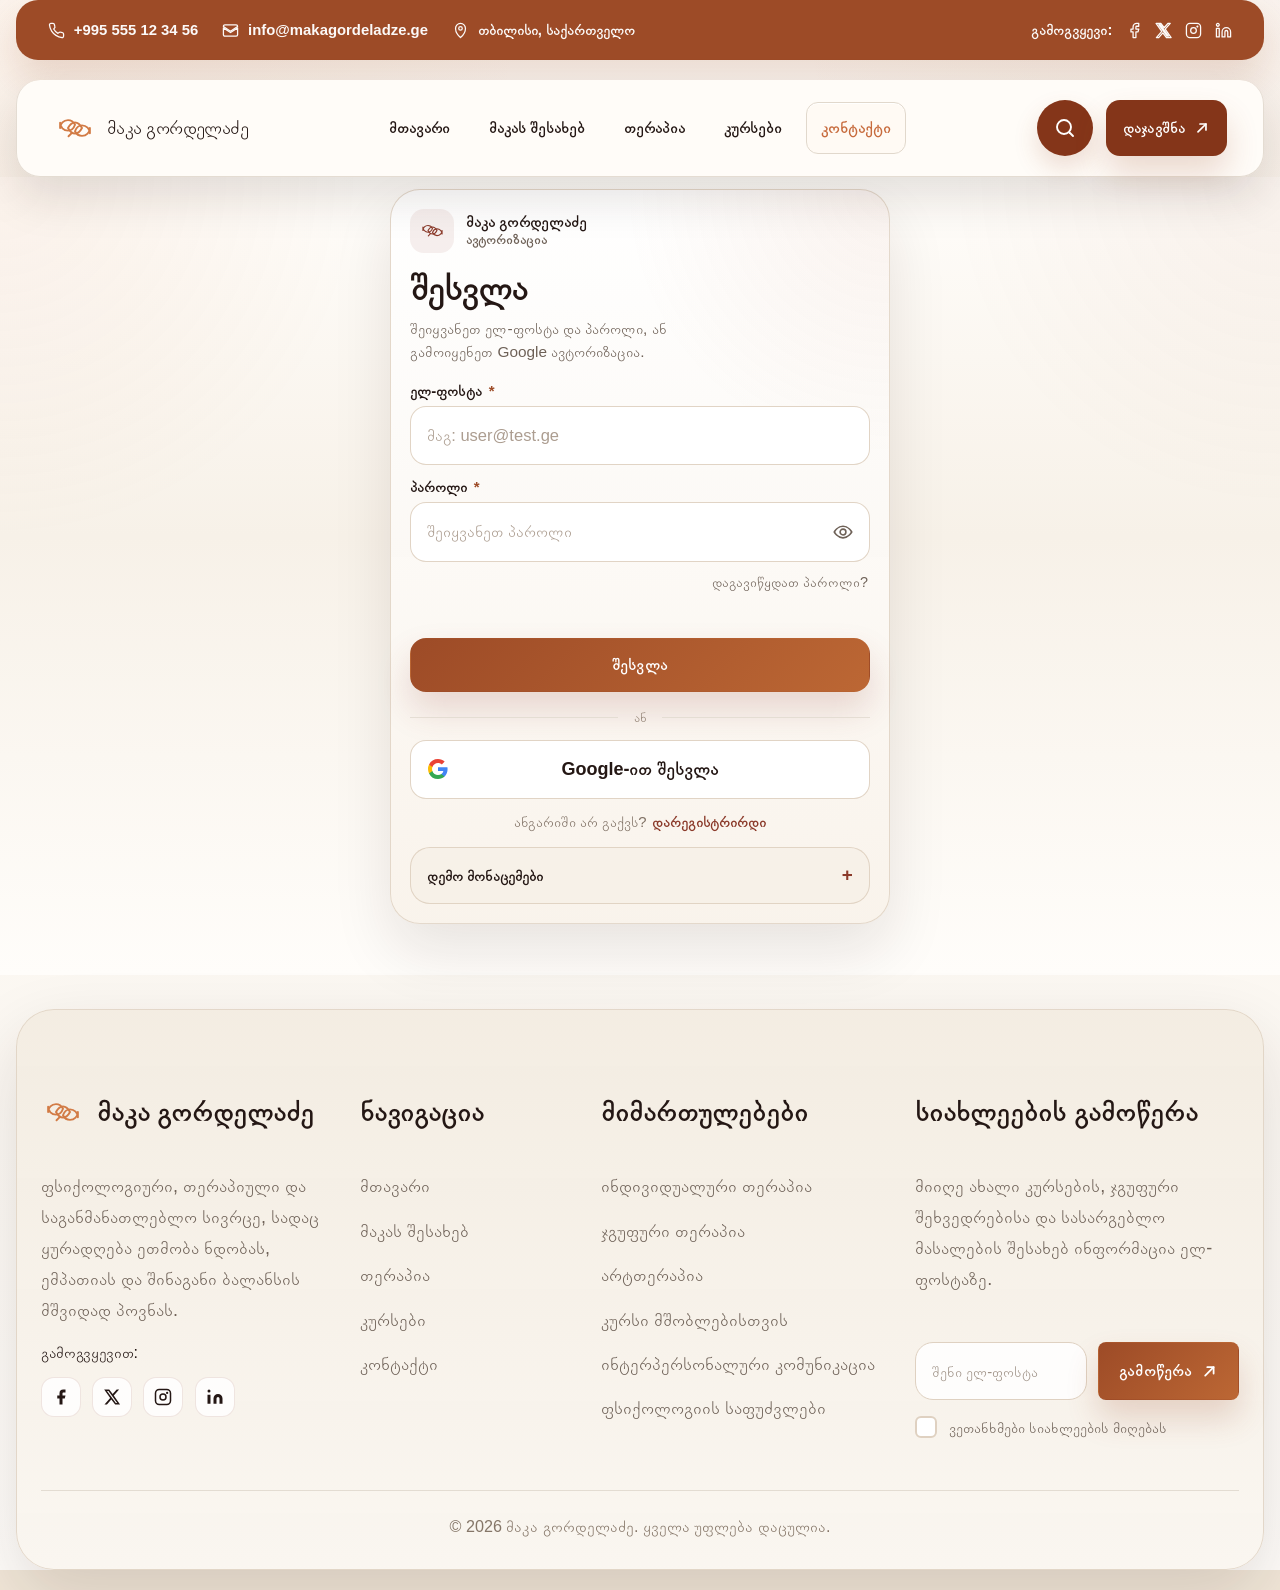
<file: admin/analytics.html>
<!DOCTYPE html>
<html lang="ka">
  <head>
    <meta charset="UTF-8">
    <meta name="viewport" content="width=device-width, initial-scale=1.0">
    <title>ადმინ პანელი | ანალიტიკა</title>
    <link rel="stylesheet" href="../css/main.css">
    <link rel="stylesheet" href="../css/components.css">
    <link rel="stylesheet" href="../css/admin.css">
    <script src="../js/main.js" defer></script>
    <script src="../js/auth.js" defer></script>
    <script src="../js/courses.js" defer></script>
    <script src="../js/admin.js" defer></script>
  </head>
  <body data-admin-page="analytics">
    <div class="admin-layout">
      <aside class="admin-sidebar">
        <div class="admin-sidebar__brand">
          <div class="admin-brand-title">მაკა გორდელაძე</div>
          <div class="admin-divider"></div>
        </div>

        <div class="admin-profile">
          <div class="admin-avatar">MG</div>
          <div class="admin-profile__info" data-admin-user>
            <span class="admin-profile__name">ადმინი</span>
            <span class="admin-profile__email">admin@test.ge</span>
          </div>
        </div>

        <nav class="admin-nav" aria-label="ადმინის მენიუ">
          <a class="admin-nav__link" href="index.html" data-admin-nav="dashboard">
            <span class="admin-nav__icon" aria-hidden="true">
              <svg viewBox="0 0 24 24" fill="none" stroke="currentColor" stroke-width="2">
                <rect x="3" y="3" width="7" height="7" rx="1"></rect>
                <rect x="14" y="3" width="7" height="7" rx="1"></rect>
                <rect x="14" y="14" width="7" height="7" rx="1"></rect>
                <rect x="3" y="14" width="7" height="7" rx="1"></rect>
              </svg>
            </span>
            დეშბორდი
          </a>
          <a class="admin-nav__link" href="users.html" data-admin-nav="users">
            <span class="admin-nav__icon" aria-hidden="true">
              <svg viewBox="0 0 24 24" fill="none" stroke="currentColor" stroke-width="2" stroke-linecap="round" stroke-linejoin="round">
                <path d="M17 21v-2a4 4 0 0 0-4-4H5a4 4 0 0 0-4 4v2"></path>
                <circle cx="9" cy="7" r="4"></circle>
                <path d="M23 21v-2a4 4 0 0 0-3-3.87"></path>
                <path d="M16 3.13a4 4 0 0 1 0 7.75"></path>
              </svg>
            </span>
            მომხმარებლები
          </a>
          <a class="admin-nav__link" href="courses.html" data-admin-nav="courses">
            <span class="admin-nav__icon" aria-hidden="true">
              <svg viewBox="0 0 24 24" fill="none" stroke="currentColor" stroke-width="2" stroke-linecap="round" stroke-linejoin="round">
                <path d="M2 4h8a4 4 0 0 1 4 4v12H6a4 4 0 0 0-4 4z"></path>
                <path d="M22 4h-8a4 4 0 0 0-4 4v12h8a4 4 0 0 1 4 4z"></path>
              </svg>
            </span>
            კურსები
          </a>
          <a class="admin-nav__link" href="bookings.html" data-admin-nav="bookings">
            <span class="admin-nav__icon" aria-hidden="true">
              <svg viewBox="0 0 24 24" fill="none" stroke="currentColor" stroke-width="2" stroke-linecap="round" stroke-linejoin="round">
                <rect x="3" y="4" width="18" height="18" rx="2" ry="2"></rect>
                <line x1="16" y1="2" x2="16" y2="6"></line>
                <line x1="8" y1="2" x2="8" y2="6"></line>
                <line x1="3" y1="10" x2="21" y2="10"></line>
              </svg>
            </span>
            დაჯავშნები
          </a>
          <a class="admin-nav__link" href="reviews.html" data-admin-nav="reviews">
            <span class="admin-nav__icon" aria-hidden="true">
              <svg viewBox="0 0 24 24" fill="none" stroke="currentColor" stroke-width="2" stroke-linecap="round" stroke-linejoin="round">
                <polygon points="12 2 15 9 22 9 17 14 19 21 12 17 5 21 7 14 2 9 9 9"></polygon>
              </svg>
            </span>
            შეფასებები
          </a>
          <a class="admin-nav__link" href="analytics.html" data-admin-nav="analytics">
            <span class="admin-nav__icon" aria-hidden="true">
              <svg viewBox="0 0 24 24" fill="none" stroke="currentColor" stroke-width="2" stroke-linecap="round" stroke-linejoin="round">
                <line x1="12" y1="20" x2="12" y2="10"></line>
                <line x1="18" y1="20" x2="18" y2="4"></line>
                <line x1="6" y1="20" x2="6" y2="14"></line>
              </svg>
            </span>
            ანალიტიკა
          </a>
        </nav>

        <div class="admin-sidebar__footer">
          <div class="admin-divider"></div>
          <button class="admin-logout" type="button" data-admin-logout>
            <span class="admin-nav__icon" aria-hidden="true">
              <svg viewBox="0 0 24 24" fill="none" stroke="currentColor" stroke-width="2" stroke-linecap="round" stroke-linejoin="round">
                <path d="M9 21H5a2 2 0 0 1-2-2V5a2 2 0 0 1 2-2h4"></path>
                <polyline points="16 17 21 12 16 7"></polyline>
                <line x1="21" y1="12" x2="9" y2="12"></line>
              </svg>
            </span>
            გასვლა
          </button>
        </div>
      </aside>

      <main class="admin-main">
        <section class="admin-content" data-admin-content></section>
      </main>
    </div>
  </body>
</html>
</file>
<file: css/main.css>
@font-face {
  font-family: "BPG Nino Medium";
  src: url("../fonts/bpg_nino_medium.otf") format("opentype");
  font-style: normal;
  font-weight: 500;
  font-display: swap;
  unicode-range: U+10A0-10FF, U+1C90-1CBF, U+2D00-2D2F;
}

:root {
  --font-family-base: "BPG Nino Medium", sans-serif;
  --color-bg: #faf7f2;
  --color-bg-alt: #f0ebe1;
  --color-primary: #8b3a2a;
  --color-primary-lt: #c4623a;
  --color-text: #1a1a1a;
  --color-text-muted: #6b6b6b;
  --color-white: #ffffff;
  --color-border: #e2dad0;
  --color-card-bg: #ffffff;
  --color-dark: #201613;
  --color-success: #3f8d5a;
  --color-success-bg: #eef8f1;
  --color-warning: #b67a21;
  --color-warning-bg: #fff6e8;
  --color-error: #b4463a;
  --color-error-bg: #fff0ee;
  --color-overlay: rgba(17, 14, 12, 0.54);
  --shadow: 0 2px 16px rgba(0, 0, 0, 0.07);
  --shadow-lg: 0 18px 42px rgba(37, 25, 19, 0.12);
  --radius-xs: 6px;
  --radius-sm: 10px;
  --radius-md: 16px;
  --radius-lg: 24px;
  --radius-round: 999px;
  --container: 1280px;
  --header-offset: 112px;
  --search-dropdown-top: 112px;
  --transition: 0.26s ease;
}

*,
*::before,
*::after {
  box-sizing: border-box;
}

html {
  scroll-behavior: smooth;
}

body {
  margin: 0;
  min-height: 100vh;
  background:
    radial-gradient(circle at top left, rgba(196, 98, 58, 0.07), transparent 32%),
    radial-gradient(circle at top right, rgba(139, 58, 42, 0.06), transparent 28%),
    var(--color-bg);
  color: var(--color-text-muted);
  font-family: var(--font-family-base);
  font-size: 17px;
  line-height: 1.7;
  text-rendering: optimizeLegibility;
}

:lang(ka),
body,
p,
a,
li,
span,
button,
input,
select,
textarea,
nav {
  font-family: var(--font-family-base);
}

h1,
h2,
h3,
h4,
h5,
h6 {
  font-family: var(--font-family-base);
}

body.modal-open,
body.nav-open,
body.is-locked {
  overflow: hidden;
}

::selection {
  background: rgba(196, 98, 58, 0.24);
  color: var(--color-text);
}

img,
picture,
video,
iframe,
svg {
  display: block;
  max-width: 100%;
}

img,
picture,
video,
iframe {
  border-radius: var(--radius-md);
  object-fit: cover;
}

.optimized-media {
  width: 100%;
  object-fit: cover;
  border-radius: 12px;
}

a {
  color: inherit;
  text-decoration: none;
  transition:
    color var(--transition),
    border-color var(--transition),
    opacity var(--transition),
    transform var(--transition);
}

a:hover {
  color: var(--color-primary);
}

button,
input,
select,
textarea {
  font: inherit;
}

button {
  padding: 0;
  border: 0;
  background: none;
  color: inherit;
  cursor: pointer;
}

input,
select,
textarea {
  width: 100%;
  border: 1px solid var(--color-border);
  border-radius: 14px;
  background: var(--color-white);
  color: var(--color-text);
  padding: 0.95rem 1rem;
  transition:
    border-color var(--transition),
    box-shadow var(--transition),
    background-color var(--transition);
}

input::placeholder,
textarea::placeholder {
  color: #9e9186;
}

input:focus,
select:focus,
textarea:focus,
button:focus-visible,
a:focus-visible {
  outline: none;
  border-color: rgba(139, 58, 42, 0.45);
  box-shadow: 0 0 0 4px rgba(139, 58, 42, 0.12);
}

textarea {
  min-height: 150px;
  resize: vertical;
}

hr {
  margin: 0;
  border: 0;
  border-top: 1px solid rgba(226, 218, 208, 0.9);
}

ul,
ol {
  margin: 0;
  padding: 0;
  list-style: none;
}

p {
  margin: 0 0 1rem;
}

h1,
h2,
h3,
h4,
h5,
h6 {
  margin: 0;
  color: var(--color-text);
  font-weight: 600;
  line-height: 1.08;
}

h1 {
  font-size: clamp(3rem, 4.2vw, 52px);
}

h2 {
  font-size: clamp(2.25rem, 3.4vw, 40px);
}

h3 {
  font-size: clamp(1.55rem, 2.4vw, 26px);
}

h4 {
  font-size: clamp(1.2rem, 1.8vw, 22px);
}

em {
  color: var(--color-primary-lt);
  font-style: italic;
}

strong {
  color: var(--color-text);
}

code {
  padding: 0.12rem 0.42rem;
  border-radius: 8px;
  background: rgba(139, 58, 42, 0.08);
  color: var(--color-primary);
  font-family: "Courier New", Courier, monospace;
  font-size: 0.92em;
}

.container {
  width: min(100% - 48px, var(--container));
  margin-inline: auto;
}

.section {
  padding: 100px 0;
}

.section-sm {
  padding: 72px 0;
}

.section-alt {
  background: var(--color-bg-alt);
}

.section-dark {
  background: var(--color-dark);
  color: rgba(255, 255, 255, 0.82);
}

.section-dark h1,
.section-dark h2,
.section-dark h3,
.section-dark h4,
.section-dark strong {
  color: var(--color-white);
}

.stack {
  display: grid;
  gap: 1.25rem;
}

.stack-sm {
  display: grid;
  gap: 0.75rem;
}

.cluster {
  display: flex;
  align-items: center;
  flex-wrap: wrap;
  gap: 0.75rem;
}

.space-between {
  display: flex;
  align-items: center;
  justify-content: space-between;
  gap: 1.5rem;
}

.grid {
  display: grid;
  gap: 1.5rem;
}

.grid-2 {
  grid-template-columns: repeat(2, minmax(0, 1fr));
}

.grid-3 {
  grid-template-columns: repeat(3, minmax(0, 1fr));
}

.grid-4 {
  grid-template-columns: repeat(4, minmax(0, 1fr));
}

.auto-grid {
  display: grid;
  grid-template-columns: repeat(auto-fit, minmax(250px, 1fr));
  gap: 1.5rem;
}

.split-layout {
  display: grid;
  grid-template-columns: minmax(0, 1fr) minmax(320px, 0.95fr);
  gap: clamp(2rem, 4vw, 4.5rem);
  align-items: center;
}

.split-layout--wide {
  grid-template-columns: minmax(0, 1.1fr) minmax(0, 0.9fr);
}

.content-width {
  width: min(100%, 760px);
}

.centered {
  text-align: center;
  margin-inline: auto;
}

.section-label {
  display: inline-flex;
  align-items: center;
  gap: 0.55rem;
  margin-bottom: 1rem;
  color: var(--color-primary-lt);
  text-transform: uppercase;
  letter-spacing: 0.14em;
  font-size: 0.76rem;
  font-weight: 600;
}

.section-label::before,
.section-label::after {
  content: "•";
  font-size: 1rem;
  line-height: 1;
}

.section-heading {
  display: grid;
  gap: 1.15rem;
  margin-bottom: 2.25rem;
}

.section-heading p {
  width: min(100%, 650px);
}

.muted {
  color: var(--color-text-muted);
}

.lead {
  font-size: 1.1rem;
}

.eyebrow {
  color: var(--color-primary-lt);
  font-size: 0.88rem;
  letter-spacing: 0.08em;
  text-transform: uppercase;
}

.surface {
  background: rgba(255, 255, 255, 0.72);
  backdrop-filter: blur(8px);
  border: 1px solid rgba(226, 218, 208, 0.85);
  box-shadow: var(--shadow);
}

.card {
  background: var(--color-card-bg);
  border: 1px solid rgba(226, 218, 208, 0.8);
  border-radius: var(--radius-md);
  box-shadow: var(--shadow);
  padding: clamp(1.35rem, 3vw, 2rem);
}

.card--accent {
  background:
    linear-gradient(180deg, rgba(139, 58, 42, 0.94), rgba(111, 41, 29, 0.92)),
    var(--color-primary);
  border-color: transparent;
  color: rgba(255, 255, 255, 0.88);
}

.card--accent h2,
.card--accent h3,
.card--accent h4,
.card--accent strong {
  color: var(--color-white);
}

.card--soft {
  background: linear-gradient(180deg, #fffefb 0%, #faf4ec 100%);
}

.media-frame {
  position: relative;
  overflow: hidden;
  border-radius: var(--radius-lg);
  box-shadow: var(--shadow-lg);
}

.media-frame img,
.media-frame video,
.media-frame iframe {
  width: 100%;
  height: 100%;
}

.overlay-card {
  position: relative;
  overflow: hidden;
  isolation: isolate;
}

.overlay-card::after {
  content: "";
  position: absolute;
  inset: 0;
  background: linear-gradient(180deg, rgba(19, 15, 13, 0.08), rgba(19, 15, 13, 0.78));
  z-index: 0;
}

.overlay-card > * {
  position: relative;
  z-index: 1;
}

.badge,
.pill {
  display: inline-flex;
  align-items: center;
  justify-content: center;
  gap: 0.35rem;
  padding: 0.45rem 0.82rem;
  border-radius: var(--radius-round);
  font-size: 0.82rem;
  line-height: 1;
  font-weight: 600;
}

.badge {
  background: rgba(139, 58, 42, 0.08);
  color: var(--color-primary);
}

.badge-free {
  background: rgba(63, 141, 90, 0.12);
  color: var(--color-success);
}

.badge-paid {
  background: rgba(139, 58, 42, 0.12);
  color: var(--color-primary);
}

.badge-warning {
  background: rgba(182, 122, 33, 0.12);
  color: var(--color-warning);
}

.pill-outline {
  border: 1px solid rgba(139, 58, 42, 0.18);
  background: transparent;
  color: var(--color-primary);
}

.btn {
  display: inline-flex;
  align-items: center;
  justify-content: center;
  gap: 0.55rem;
  min-height: 54px;
  padding: 14px 28px;
  border-radius: var(--radius-xs);
  border: 1px solid transparent;
  font-weight: 600;
  line-height: 1;
  transition:
    transform var(--transition),
    background-color var(--transition),
    color var(--transition),
    box-shadow var(--transition),
    border-color var(--transition);
}

.btn:hover {
  transform: translateY(-2px);
}

.btn:active {
  transform: translateY(0);
}

.btn-primary {
  background: var(--color-primary);
  color: var(--color-white);
  box-shadow: 0 10px 20px rgba(139, 58, 42, 0.18);
}

.btn-primary:hover {
  background: #7b3123;
  color: var(--color-white);
}

.btn-outline {
  border-color: var(--color-primary);
  color: var(--color-primary);
  background: transparent;
}

.btn-outline:hover {
  background: rgba(139, 58, 42, 0.07);
}

.btn-light {
  background: var(--color-white);
  color: var(--color-text);
  box-shadow: var(--shadow);
}

.btn-round {
  width: 92px;
  height: 92px;
  padding: 0;
  border-radius: 50%;
}

.btn-arrow,
.icon-arrow {
  --icon-size: 1.05em;
  display: inline-flex;
  align-items: center;
  justify-content: center;
  width: var(--icon-size);
  height: var(--icon-size);
  flex: 0 0 auto;
  line-height: 1;
}

.btn-arrow svg,
.icon-arrow svg,
.slider-arrow svg,
.calendar-nav button svg {
  display: block;
  width: 100%;
  height: 100%;
}

.link-arrow {
  display: inline-flex;
  align-items: center;
  gap: 0.45rem;
  color: var(--color-primary);
  font-weight: 600;
}

.link-arrow__icon {
  --icon-size: 1rem;
  transition: transform 0.35s ease;
}

.link-arrow:hover {
  gap: 0.7rem;
}

.link-arrow:hover .link-arrow__icon {
  transform: translate(2px, -2px);
}

.icon-box {
  flex: 0 0 auto;
  width: 56px;
  height: 56px;
  display: inline-flex;
  align-items: center;
  justify-content: center;
  background: var(--color-primary);
  border-radius: var(--radius-sm);
  box-shadow: 0 8px 18px rgba(139, 58, 42, 0.18);
}

.icon-box svg {
  width: 28px;
  height: 28px;
  fill: none;
  stroke: var(--color-white);
  stroke-width: 1.8;
  stroke-linecap: round;
  stroke-linejoin: round;
}

.icon-row {
  display: grid;
  grid-template-columns: auto 1fr;
  gap: 1rem;
  align-items: start;
}

.feature-item {
  display: grid;
  gap: 0.45rem;
}

.field {
  display: grid;
  gap: 0.45rem;
}

.field-label {
  color: var(--color-text);
  font-weight: 600;
}

.required-mark {
  margin-inline-start: 0.15em;
  color: var(--color-primary);
  font-family: inherit;
}

.input-row {
  display: grid;
  grid-template-columns: repeat(2, minmax(0, 1fr));
  gap: 1rem;
}

.help-text {
  font-size: 0.88rem;
  color: var(--color-text-muted);
}

.error-text {
  color: var(--color-error);
  font-size: 0.9rem;
}

.check-list {
  display: grid;
  gap: 0.9rem;
}

.check-list li {
  display: flex;
  align-items: flex-start;
  gap: 0.7rem;
}

.check-list li::before {
  content: "✓";
  display: inline-flex;
  align-items: center;
  justify-content: center;
  width: 1.35rem;
  height: 1.35rem;
  margin-top: 0.12rem;
  border-radius: 50%;
  background: rgba(63, 141, 90, 0.12);
  color: var(--color-success);
  font-size: 0.88rem;
  line-height: 1;
}

.stats-grid {
  display: grid;
  grid-template-columns: repeat(auto-fit, minmax(170px, 1fr));
  gap: 1rem;
}

.stat-card {
  padding: 1.35rem;
  border: 1px solid rgba(226, 218, 208, 0.85);
  border-radius: 18px;
  background: var(--color-white);
  box-shadow: var(--shadow);
}

.stat-card strong {
  display: block;
  margin-bottom: 0.35rem;
  font-size: 1.7rem;
}

.progress {
  width: 100%;
  height: 10px;
  border-radius: var(--radius-round);
  background: rgba(139, 58, 42, 0.12);
  overflow: hidden;
}

.progress > span {
  display: block;
  height: 100%;
  border-radius: inherit;
  background: linear-gradient(90deg, var(--color-primary), var(--color-primary-lt));
}

.page-hero {
  position: relative;
  min-height: 320px;
  padding: 120px 0 72px;
  color: var(--color-white);
}

.page-hero::before {
  content: "";
  position: absolute;
  inset: 0;
  background: var(--color-overlay);
}

.page-hero > .container {
  position: relative;
  z-index: 1;
}

.page-hero h1,
.page-hero h2,
.page-hero .breadcrumb {
  color: var(--color-white);
}

.breadcrumb {
  display: inline-flex;
  flex-wrap: wrap;
  align-items: center;
  gap: 0.55rem;
  font-size: 0.95rem;
  opacity: 0.92;
}

.divider-dot::before {
  content: "•";
}

.site-header {
  position: sticky;
  top: 0;
  z-index: 70;
  transition: transform var(--transition);
}

.topbar {
  background: var(--color-primary);
  color: rgba(255, 255, 255, 0.92);
}

.topbar__inner,
.navbar__inner,
.footer__bottom {
  width: min(100% - 48px, var(--container));
  margin-inline: auto;
}

.topbar__inner {
  display: flex;
  align-items: center;
  justify-content: space-between;
  gap: 1rem;
  padding: 0.8rem 0;
  font-size: 0.92rem;
}

.navbar {
  padding: 1rem 0 1.05rem;
}

.navbar__inner {
  display: flex;
  align-items: center;
  gap: clamp(1rem, 1.8vw, 1.6rem);
  min-height: 80px;
  padding: 0.72rem 1.15rem 0.72rem 1rem;
  position: relative;
  overflow: visible;
}

.navbar-shell {
  background: rgba(255, 255, 255, 0.92);
  border: 1px solid rgba(226, 218, 208, 0.92);
  border-radius: var(--radius-lg);
  box-shadow: var(--shadow);
}

.nav-content {
  display: flex;
  align-items: center;
  width: 100%;
  gap: clamp(1rem, 1.8vw, 1.6rem);
  transition: opacity 0.2s ease;
}

.nav-content.is-hidden {
  opacity: 0;
  pointer-events: none;
}

.nav-search-bar {
  display: flex;
  align-items: center;
  gap: 12px;
  width: min(100% - 48px, var(--container));
  margin: 0 auto;
  max-height: 0;
  overflow: hidden;
  padding: 0;
  background: var(--color-white);
  border-radius: 12px;
  box-shadow: 0 4px 16px rgba(0, 0, 0, 0.08);
  opacity: 0;
  pointer-events: none;
  transition: max-height 0.25s ease, opacity 0.25s ease, padding 0.25s ease, margin 0.25s ease;
}

.nav-search-bar.is-open,
.nav-search-bar.search-open {
  margin: 8px auto 0;
  max-height: 80px;
  padding: 12px 20px;
  opacity: 1;
  pointer-events: all;
}

.nav-search-bar__inner {
  flex: 1;
  width: 100%;
}

.nav-search-field {
  position: relative;
  width: 100%;
}

.nav-search-field__icon {
  position: absolute;
  left: 14px;
  top: 50%;
  width: 20px;
  height: 20px;
  color: var(--color-text-muted);
  transform: translateY(-50%);
  pointer-events: none;
}

.nav-search-field__icon svg {
  width: 20px;
  height: 20px;
  stroke: currentColor;
}

.nav-search-input {
  width: 100%;
  height: 44px;
  border: 1.5px solid var(--color-border);
  border-radius: 10px;
  padding: 0 16px 0 44px;
  background: var(--color-bg);
  outline: none;
  font-size: 16px;
  color: var(--color-text);
  transition: border-color 0.25s ease, box-shadow 0.25s ease;
}

.nav-search-input:focus {
  border-color: var(--color-primary);
  box-shadow: 0 0 0 4px rgba(139, 58, 42, 0.08);
}

.nav-search-close {
  width: 40px;
  height: 40px;
  flex: 0 0 auto;
  border-radius: 50%;
  display: inline-flex;
  align-items: center;
  justify-content: center;
  background: var(--color-bg-alt);
  color: var(--color-text);
  transition: background var(--transition), color var(--transition);
}

.nav-search-close svg {
  width: 20px;
  height: 20px;
  stroke: currentColor;
}

.nav-search-close:hover {
  background: var(--color-border);
}

.nav-search-results {
  position: fixed;
  top: var(--search-dropdown-top);
  left: 50%;
  width: min(calc(100% - 48px), var(--container));
  padding: 8px 0;
  border-radius: 0 0 16px 16px;
  background: var(--color-white);
  box-shadow: 0 8px 24px rgba(0, 0, 0, 0.1);
  max-height: 300px;
  overflow-y: auto;
  opacity: 0;
  pointer-events: none;
  transform: translateX(-50%) translateY(-8px);
  transition: opacity 0.25s ease, transform 0.25s ease;
  z-index: 998;
}

.nav-search-results.is-visible {
  opacity: 1;
  pointer-events: auto;
  transform: translateX(-50%) translateY(0);
}

.nav-search-result {
  display: flex;
  align-items: center;
  justify-content: space-between;
  gap: 0.9rem;
  padding: 12px 20px;
  border-radius: 8px;
  color: var(--color-text);
  transition: background var(--transition);
}

.nav-search-result:hover {
  background: var(--color-bg-alt);
}

.nav-search-result__title {
  color: var(--color-text);
  font-weight: 600;
}

.nav-search-result__tag {
  flex: 0 0 auto;
  display: inline-flex;
  align-items: center;
  justify-content: center;
  padding: 0.32rem 0.7rem;
  border-radius: 999px;
  background: rgba(139, 58, 42, 0.08);
  color: var(--color-primary);
  font-size: 0.76rem;
  line-height: 1;
  white-space: nowrap;
}

.nav-search-empty {
  padding: 14px 16px;
  color: var(--color-text-muted);
  text-align: center;
}

.site-logo {
  display: inline-flex;
  align-items: center;
  flex: 0 0 auto;
  gap: 0.9rem;
  color: var(--color-text);
  font-size: 20px;
  font-weight: 600;
  white-space: nowrap;
  padding-inline-end: 0.35rem;
}

.site-logo span:last-child {
  white-space: nowrap;
  font-size: 20px;
}

.site-logo__mark {
  width: 54px;
  height: 54px;
  display: inline-flex;
  align-items: center;
  justify-content: center;
  border-radius: 16px;
  background: rgba(139, 58, 42, 0.08);
  color: var(--color-primary);
}

.nav-links {
  display: flex;
  align-items: center;
  flex: 0 1 auto;
  justify-content: flex-start;
  gap: clamp(1rem, 1.45vw, 1.5rem);
  margin-inline-end: auto;
  min-width: 0;
  padding-inline: 0.35rem 0.6rem;
  transition: opacity 0.2s ease;
}

.nav-link {
  position: relative;
  color: var(--color-text);
  font-weight: 600;
  white-space: nowrap;
  font-size: 15px;
  line-height: 1.1;
  padding-block: 0.3rem;
}

.nav-link::after {
  content: "";
  position: absolute;
  left: 0;
  bottom: -0.35rem;
  width: 100%;
  height: 2px;
  background: var(--color-primary);
  transform: scaleX(0);
  transform-origin: center;
  transition: transform var(--transition);
}

.nav-link.is-active::after {
  transform: scaleX(1);
}

.nav-link:hover {
  color: var(--color-primary);
}

.nav-actions {
  display: flex;
  align-items: center;
  flex: 0 0 auto;
  justify-content: flex-end;
  gap: 0.72rem;
  transition: opacity 0.2s ease;
}

.header-search {
  position: relative;
  display: inline-flex;
  align-items: center;
  flex: 0 0 auto;
}

.nav-actions .btn.btn-primary {
  white-space: nowrap;
  min-height: 52px;
  padding: 10px 18px;
  border-radius: 8px;
  font-size: 14px;
}

.profile-button {
  min-height: 52px;
  padding: 10px 18px;
  border-color: var(--color-primary);
  border-radius: 8px;
  white-space: nowrap;
}

.social-links {
  display: inline-flex;
  align-items: center;
  gap: 0.6rem;
}

.social-link {
  width: 40px;
  height: 40px;
  display: inline-flex;
  align-items: center;
  justify-content: center;
  border-radius: 8px;
  color: var(--color-white);
  text-decoration: none;
  transition: background var(--transition), color var(--transition), transform var(--transition);
}

.social-link:link,
.social-link:visited,
.social-link:hover,
.social-link:focus-visible,
.social-link:active {
  color: var(--color-white);
}

.social-link svg,
.social-link i,
.social-link [class*="icon"] {
  color: currentColor;
  flex-shrink: 0;
}

.social-link svg [fill]:not([fill="none"]) {
  fill: currentColor;
}

.social-link svg [stroke]:not([stroke="none"]) {
  stroke: currentColor;
}

.social-link--header {
  border: 1px solid rgba(255, 255, 255, 0.3);
  color: var(--color-white);
}

.social-link--header:hover,
.social-link--header:focus-visible {
  background: rgba(255, 255, 255, 0.15);
  color: var(--color-white);
}

.social-link--footer {
  border: 1px solid rgba(26, 26, 26, 0.2);
  background: #1a1a1a;
  color: var(--color-white);
}

.social-link--footer:hover,
.social-link--footer:focus-visible {
  background: var(--color-primary);
  color: var(--color-white);
}

.social-link:hover {
  transform: translateY(-2px);
}

.site-footer {
  background: var(--color-bg-alt);
  border-top: 1px solid rgba(226, 218, 208, 0.84);
}

.footer__main {
  padding: 92px 0 42px;
}

.footer__grid {
  display: grid;
  grid-template-columns: 1.2fr 0.8fr 0.8fr 1fr;
  gap: clamp(1.5rem, 3vw, 3rem);
}

.footer__column {
  display: grid;
  gap: 1rem;
}

.footer__title {
  font-size: 1.3rem;
  color: var(--color-text);
}

.footer__links {
  display: grid;
  gap: 0.75rem;
}

.footer__bottom {
  padding: 1.35rem 0 2.1rem;
  border-top: 1px solid rgba(226, 218, 208, 0.9);
  text-align: center;
  color: #857668;
}

.newsletter-form {
  display: grid;
  gap: 0.85rem;
}

.newsletter-form__row {
  display: flex;
  gap: 8px;
  align-items: center;
}

.newsletter-form__row input {
  flex: 1;
  height: 48px;
  border-radius: 8px;
  padding: 0 16px;
  border: 1px solid var(--color-border);
  font-size: 15px;
}

.newsletter-form__row button {
  height: 48px;
  padding: 0 20px;
  border-radius: 8px;
  white-space: nowrap;
}

.slider-controls {
  display: inline-flex;
  align-items: center;
  gap: 0.75rem;
}

.slider-arrow {
  width: 56px;
  height: 56px;
  border-radius: 18px;
  background: var(--color-primary);
  color: var(--color-white);
  box-shadow: 0 10px 18px rgba(139, 58, 42, 0.2);
}

.slider-arrow svg {
  width: 18px;
  height: 18px;
}

.slider-arrow:hover {
  background: #7b3123;
  color: var(--color-white);
}

.slider-dots {
  display: inline-flex;
  align-items: center;
  gap: 0.55rem;
}

.slider-dot {
  width: 11px;
  height: 11px;
  border-radius: 50%;
  background: rgba(139, 58, 42, 0.22);
}

.slider-dot.is-active {
  width: 28px;
  border-radius: var(--radius-round);
  background: var(--color-primary);
}

.feature-rows {
  display: grid;
  gap: 1rem;
}

.feature-row {
  display: grid;
  grid-template-columns: auto minmax(0, 1fr) minmax(0, 0.9fr);
  gap: 1.1rem;
  align-items: start;
  padding: 1.25rem 0;
}

.feature-row h4 {
  padding-top: 0.35rem;
}

.image-card {
  position: relative;
  min-height: 320px;
  padding: 1.6rem;
  border-radius: var(--radius-lg);
  overflow: hidden;
  color: var(--color-white);
  isolation: isolate;
  box-shadow: var(--shadow-lg);
}

.image-card::after {
  content: "";
  position: absolute;
  inset: 0;
  background: linear-gradient(to top, rgba(0, 0, 0, 0.8) 0%, rgba(0, 0, 0, 0.3) 50%, rgba(0, 0, 0, 0.1) 100%);
  z-index: 0;
}

.image-card > * {
  position: relative;
  z-index: 1;
}

.image-card__media {
  position: absolute;
  inset: 0;
  z-index: -1;
}

.image-card__media img {
  width: 100%;
  height: 100%;
}

.image-card__footer {
  display: flex;
  align-items: flex-end;
  justify-content: space-between;
  gap: 1rem;
  min-height: 100%;
}

.table-wrap {
  overflow: auto hidden;
  border-radius: var(--radius-md);
  box-shadow: var(--shadow);
}

.table {
  width: 100%;
  border-collapse: collapse;
  min-width: 720px;
  background: var(--color-white);
}

.table th,
.table td {
  padding: 1rem 1.1rem;
  border-bottom: 1px solid rgba(226, 218, 208, 0.78);
  text-align: left;
}

.table th {
  color: var(--color-text);
  background: #f8f3ec;
}

.table tr:last-child td {
  border-bottom: 0;
}

.empty-state {
  padding: 2rem;
  border: 1px dashed rgba(139, 58, 42, 0.22);
  border-radius: var(--radius-md);
  text-align: center;
  background: rgba(255, 255, 255, 0.65);
}

.animate-on-scroll {
  opacity: 0;
  transform: translateY(28px);
  transition:
    opacity 0.6s ease,
    transform 0.6s ease;
}

.animate-on-scroll.visible {
  opacity: 1;
  transform: translateY(0);
}

.hide {
  display: none !important;
}

.text-center {
  text-align: center;
}

.w-full {
  width: 100%;
}

section[id] {
  scroll-margin-top: calc(var(--header-offset) + 24px);
}

.topbar__info,
.topbar__social {
  display: flex;
  align-items: center;
  flex-wrap: wrap;
  gap: 1rem;
}

.topbar__info a,
.topbar__social a,
.topbar__social span {
  display: inline-flex;
  align-items: center;
  gap: 0.5rem;
}

.topbar__info a,
.topbar__social a {
  color: inherit;
  text-decoration: none;
}

.topbar__info a:hover,
.topbar__social a:hover,
.topbar__info a:focus-visible,
.topbar__social a:focus-visible {
  color: inherit;
  text-decoration: underline;
}

.topbar__info a:focus-visible,
.topbar__social a:focus-visible {
  border-color: transparent;
  box-shadow: none;
}

.topbar__info svg,
.topbar__social svg {
  width: 18px;
  height: 18px;
  stroke: currentColor;
  fill: none;
  stroke-width: 1.8;
  stroke-linecap: round;
  stroke-linejoin: round;
}

.nav-search {
  width: 52px;
  height: 52px;
  display: inline-flex;
  align-items: center;
  justify-content: center;
  flex: 0 0 auto;
  border-radius: 18px;
  border: 1px solid rgba(226, 218, 208, 0.92);
  background: var(--color-white);
  color: var(--color-text);
  box-shadow: var(--shadow);
}

.nav-search.is-active {
  background: var(--color-bg-alt);
  border-radius: 8px;
}

.nav-search svg {
  width: 22px;
  height: 22px;
  stroke: currentColor;
  fill: none;
  stroke-width: 1.9;
  stroke-linecap: round;
  stroke-linejoin: round;
}

.nav-search:hover {
  color: var(--color-primary);
  transform: translateY(-2px);
}

.home-hero {
  padding-top: 28px;
  padding-bottom: 24px;
}

.home-hero .container {
  padding-left: 24px;
}

.home-hero + .section-sm {
  padding-top: 24px;
}

.hero-slider {
  position: relative;
}

.hero-slider__frame {
  position: relative;
  min-height: min(82vh, 760px);
  border-radius: 36px;
  overflow: hidden;
  background: linear-gradient(180deg, #f5eee5 0%, #e9ddd0 100%);
  box-shadow: var(--shadow-lg);
}

.hero-slide {
  position: absolute;
  inset: 0;
  display: grid;
  grid-template-columns: minmax(0, 1.08fr) minmax(0, 0.92fr);
  opacity: 0;
  visibility: hidden;
  transform: scale(1.015);
  transition:
    opacity 0.75s ease,
    visibility 0.75s ease,
    transform 0.75s ease;
}

.hero-slide.is-active {
  opacity: 1;
  visibility: visible;
  transform: scale(1);
}

.hero-slide__content {
  position: absolute;
  inset: 0;
  display: flex;
  align-items: center;
  padding: clamp(2rem, 5vw, 4.5rem);
  background:
    radial-gradient(circle at top right, rgba(196, 98, 58, 0.16), transparent 34%),
    linear-gradient(135deg, rgba(255, 255, 255, 0.94), rgba(250, 247, 242, 0.82));
}

.hero-slide__panel {
  width: min(100%, 470px);
  display: grid;
  gap: 1.4rem;
}

.hero-slide__title {
  display: grid;
  gap: 0.45rem;
}

.hero-slide__title span {
  display: block;
}

.hero-slide__summary {
  max-width: 43ch;
  margin: 0;
}

.hero-slide__actions {
  display: flex;
  align-items: center;
  flex-wrap: wrap;
  gap: 0.9rem;
}

.hero-stats {
  display: flex;
  flex-direction: row;
  gap: 12px;
  margin-top: 24px;
  width: 100%;
  flex-wrap: nowrap;
}

.hero-stat-card {
  flex: 1;
  min-width: 0;
}

.hero-slide__mini-card {
  padding: 16px 20px;
  border-radius: 12px;
  background: var(--color-white);
  box-shadow: 0 2px 12px rgba(0, 0, 0, 0.08);
}

.hero-slide__mini-card strong {
  display: block;
  font-size: 24px;
  font-weight: 700;
  color: var(--color-text);
  white-space: nowrap;
}

.hero-slide__mini-card span {
  font-size: 13px;
  color: var(--color-text-muted);
}

.hero-slider__controls {
  position: absolute;
  inset-inline: 1.5rem;
  inset-block-start: 50%;
  z-index: 2;
  display: flex;
  align-items: center;
  justify-content: space-between;
  transform: translateY(-50%);
  pointer-events: none;
}

.hero-slider__controls .slider-arrow {
  pointer-events: auto;
}

.hero-slider__footer {
  position: static;
  margin-top: 16px;
  z-index: 2;
  display: flex;
  align-items: center;
  justify-content: space-between;
  gap: 1rem;
}

.hero-slider__note {
  padding: 0.85rem 1rem;
  border-radius: 999px;
  background: rgba(255, 255, 255, 0.82);
  color: var(--color-text);
  box-shadow: var(--shadow);
}

.partners-band {
  position: relative;
  z-index: 1;
  overflow: hidden;
  padding: 1.2rem 0;
  border-block: 1px solid rgba(226, 218, 208, 0.9);
  background: rgba(255, 255, 255, 0.62);
}

.partners-band::before,
.partners-band::after {
  content: "";
  position: absolute;
  top: 0;
  bottom: 0;
  width: 120px;
  z-index: 1;
}

.partners-band::before {
  left: 0;
  background: linear-gradient(90deg, var(--color-bg), rgba(250, 247, 242, 0));
}

.partners-band::after {
  right: 0;
  background: linear-gradient(270deg, var(--color-bg), rgba(250, 247, 242, 0));
}

.partners-band__track {
  display: flex;
  align-items: center;
  gap: 1.25rem;
  width: max-content;
  animation: partner-marquee 30s linear infinite;
}

.partner-logo {
  min-width: 180px;
  padding: 1rem 1.5rem;
  border-radius: 18px;
  border: 1px solid rgba(226, 218, 208, 0.74);
  background: rgba(255, 255, 255, 0.8);
  color: var(--color-text-muted);
  text-align: center;
  font-family: var(--font-family-base);
  font-size: 18px;
  font-weight: 700;
  letter-spacing: 2px;
  text-transform: none;
  opacity: 0.6;
}

.about-section__grid {
  align-items: stretch;
}

.about-section__image img {
  width: 100%;
  height: 100%;
  min-height: 620px;
}

.about-features {
  display: grid;
  grid-template-columns: repeat(2, minmax(0, 1fr));
  gap: 1.1rem;
}

.about-feature {
  display: grid;
  gap: 0.9rem;
}

.about-feature h3 {
  font-size: 1.45rem;
}

.section-heading--inline {
  display: flex;
  align-items: flex-end;
  justify-content: space-between;
  gap: 1.5rem;
  margin-bottom: 2.25rem;
}

.section-heading--inline .section-heading {
  margin-bottom: 0;
}

.carousel {
  --visible-count: 3;
  --carousel-gap: 24px;
  display: grid;
  gap: 1.5rem;
}

.carousel__header {
  display: flex;
  align-items: center;
  justify-content: space-between;
  gap: 1rem;
}

.carousel__viewport {
  overflow: hidden;
}

.carousel__track {
  display: flex;
  gap: var(--carousel-gap);
  transition: transform 0.55s ease;
  will-change: transform;
}

.carousel__track > * {
  flex: 0 0 calc((100% - (var(--carousel-gap) * (var(--visible-count) - 1))) / var(--visible-count));
  min-width: 0;
}

.carousel__footer {
  display: flex;
  align-items: center;
  justify-content: center;
}

.carousel__footer .slider-dots {
  justify-content: center;
}

.carousel .slider-arrow[disabled] {
  opacity: 0.35;
  cursor: default;
  transform: none;
}

.service-card {
  display: grid;
  gap: 1.35rem;
  height: 100%;
}

.service-card__image {
  overflow: hidden;
  border-radius: 24px;
}

.service-card__image img {
  width: 100%;
  aspect-ratio: 4 / 3;
  transition: transform 0.55s ease;
}

.service-card:hover .service-card__image img {
  transform: scale(1.04);
}

.service-card__body {
  display: grid;
  gap: 1rem;
}

.service-grid {
  display: grid;
  grid-template-columns: repeat(2, minmax(0, 1fr));
  gap: 1.5rem;
}

.service-grid .image-card {
  min-height: 360px;
}

.service-grid__eyebrow {
  display: inline-flex;
  align-items: center;
  gap: 0.45rem;
  font-size: 0.85rem;
  color: rgba(255, 255, 255, 0.9);
}

.image-card h3 {
  color: var(--color-white);
  text-shadow: 0 2px 8px rgba(0, 0, 0, 0.5);
}

.service-grid__eyebrow::before {
  content: "•";
}

.service-grid__arrow {
  width: 52px;
  height: 52px;
  display: inline-flex;
  align-items: center;
  justify-content: center;
  border-radius: 16px;
  border: 1px solid rgba(255, 255, 255, 0.35);
  background: rgba(255, 255, 255, 0.08);
  color: var(--color-white);
}

.service-grid__arrow:hover {
  background: rgba(255, 255, 255, 0.16);
  color: var(--color-white);
}

.feature-showcase__image img {
  width: 100%;
  min-height: 620px;
}

.feature-accordion {
  display: grid;
  gap: 1rem;
}

.feature-panel {
  border: 1px solid rgba(226, 218, 208, 0.88);
  border-radius: 24px;
  background: rgba(255, 255, 255, 0.76);
  overflow: hidden;
  transition:
    box-shadow var(--transition),
    border-color var(--transition),
    background-color var(--transition);
}

.feature-panel.is-open {
  background: var(--color-white);
  border-color: rgba(139, 58, 42, 0.16);
  box-shadow: var(--shadow);
}

.feature-panel__trigger {
  width: 100%;
  display: grid;
  grid-template-columns: auto minmax(0, 1fr) auto;
  gap: 1rem;
  align-items: center;
  padding: 1.1rem 1.15rem;
  text-align: left;
}

.feature-panel__trigger strong {
  font-size: 1.2rem;
}

.feature-panel__chevron {
  width: 40px;
  height: 40px;
  display: inline-flex;
  align-items: center;
  justify-content: center;
  border-radius: 14px;
  background: rgba(139, 58, 42, 0.08);
  color: var(--color-primary);
  transition: transform var(--transition);
}

.feature-panel.is-open .feature-panel__chevron {
  transform: rotate(45deg);
}

.feature-panel__body {
  display: grid;
  grid-template-rows: 0fr;
  transition: grid-template-rows 0.35s ease;
}

.feature-panel.is-open .feature-panel__body {
  grid-template-rows: 1fr;
}

.feature-panel__inner {
  overflow: hidden;
  padding: 0 1.15rem 1.15rem 5.3rem;
}

.community-banner {
  position: relative;
  overflow: hidden;
  min-height: 440px;
  padding: clamp(2rem, 7vw, 4rem);
  border-radius: 38px;
  display: grid;
  place-items: center;
  text-align: center;
  color: var(--color-white);
  background-position: center;
  background-size: cover;
  box-shadow: var(--shadow-lg);
}

.community-banner::before {
  content: "";
  position: absolute;
  inset: 0;
  background: linear-gradient(180deg, rgba(21, 16, 12, 0.26), rgba(21, 16, 12, 0.66));
}

.community-banner > * {
  position: relative;
  z-index: 1;
}

.community-banner h2 {
  color: var(--color-white);
}

.community-banner .btn-round {
  margin-inline: auto;
}

.courses-preview__grid {
  display: grid;
  grid-template-columns: repeat(3, minmax(0, 1fr));
  gap: 1.5rem;
}

.course-card {
  display: grid;
  gap: 1.2rem;
  height: 100%;
}

.course-card__image {
  position: relative;
  overflow: hidden;
  border-radius: 12px;
  isolation: isolate;
  background: linear-gradient(180deg, rgba(240, 235, 225, 0.92), rgba(226, 218, 208, 0.72));
}

.course-card__image::after,
.course-catalog-card__media::after {
  content: "";
  position: absolute;
  inset: 0;
  background: linear-gradient(180deg, rgba(17, 14, 12, 0.58) 0%, rgba(17, 14, 12, 0.18) 26%, rgba(17, 14, 12, 0) 48%, rgba(17, 14, 12, 0.08) 100%);
  z-index: 0;
  pointer-events: none;
}

.course-card__image img {
  width: 100%;
  aspect-ratio: 16 / 9;
  border-radius: 12px;
  object-fit: cover;
}

.course-card__badge-row {
  position: absolute;
  top: 1rem;
  left: 1rem;
  right: 1rem;
  display: flex;
  align-items: center;
  justify-content: flex-start;
  flex-wrap: wrap;
  gap: 0.55rem;
  z-index: 1;
}

.course-card__content {
  display: grid;
  gap: 0.95rem;
}

.course-card__meta {
  display: flex;
  align-items: center;
  justify-content: space-between;
  gap: 0.75rem;
  color: #86786a;
  font-size: 0.92rem;
}

.course-card__footer {
  display: flex;
  align-items: center;
  justify-content: space-between;
  gap: 1rem;
}

.price-tag {
  color: var(--color-text);
  font-size: 1.2rem;
  font-weight: 600;
}

.steps {
  position: relative;
  display: grid;
  grid-template-columns: repeat(3, minmax(0, 1fr));
  gap: 1.5rem;
}

.steps::before {
  content: "";
  position: absolute;
  top: 38px;
  left: 12%;
  right: 12%;
  height: 2px;
  background: linear-gradient(90deg, rgba(139, 58, 42, 0.12), rgba(196, 98, 58, 0.4), rgba(139, 58, 42, 0.12));
}

.step-card {
  position: relative;
  display: grid;
  justify-items: center;
  text-align: center;
  gap: 1rem;
}

.step-number {
  position: relative;
  z-index: 1;
  width: 76px;
  height: 76px;
  display: inline-flex;
  align-items: center;
  justify-content: center;
  border-radius: 50%;
  background: linear-gradient(180deg, var(--color-primary), #6f2b1f);
  color: var(--color-white);
  font-size: 1.6rem;
  box-shadow: 0 16px 30px rgba(139, 58, 42, 0.22);
}

.video-block {
  display: grid;
  gap: 1.5rem;
}

.video-block__frame {
  width: min(100%, 860px);
  margin-inline: auto;
  overflow: hidden;
  border-radius: 28px;
  box-shadow: var(--shadow-lg);
  background: #000;
}

.video-block__frame iframe {
  width: 100%;
  aspect-ratio: 16 / 9;
  border: 0;
  border-radius: 0;
}

.feature-pills {
  display: flex;
  align-items: center;
  justify-content: center;
  flex-wrap: wrap;
  gap: 0.9rem;
}

.feature-pills .pill {
  padding: 0.7rem 1rem;
  background: rgba(255, 255, 255, 0.82);
  box-shadow: var(--shadow);
}

.pricing-switch {
  display: inline-flex;
  align-items: center;
  gap: 0.5rem;
  padding: 0.45rem;
  border-radius: 999px;
  background: #f4ecdf;
  border: 1px solid rgba(226, 218, 208, 0.86);
  box-shadow: var(--shadow);
}

.pricing-switch button {
  min-width: 132px;
  padding: 0.95rem 1.1rem;
  border-radius: 999px;
  color: #7c6c5f;
  font-weight: 600;
}

.pricing-switch button.is-active {
  background: var(--color-primary);
  color: var(--color-white);
}

.pricing-grid {
  display: grid;
  grid-template-columns: repeat(3, minmax(0, 1fr));
  gap: 1.5rem;
}

.pricing-card {
  display: grid;
  gap: 1.2rem;
  height: 100%;
}

.pricing-card__price {
  display: flex;
  align-items: flex-end;
  gap: 0.4rem;
  color: var(--color-text);
}

.pricing-card__price strong {
  font-size: clamp(2.4rem, 5vw, 3.6rem);
  line-height: 0.95;
}

.pricing-card__period {
  font-size: 1rem;
  color: inherit;
}

.pricing-card__list {
  display: grid;
  gap: 0.9rem;
}

.pricing-card__list li {
  display: flex;
  align-items: flex-start;
  gap: 0.7rem;
}

.pricing-card__list li::before {
  content: "✓";
  width: 1.35rem;
  height: 1.35rem;
  display: inline-flex;
  align-items: center;
  justify-content: center;
  border-radius: 50%;
  background: rgba(139, 58, 42, 0.12);
  color: var(--color-primary);
  font-size: 0.85rem;
}

.card--accent .pricing-card__price,
.card--accent .pricing-card__period {
  color: var(--color-white);
}

.card--accent .pricing-card__list li::before {
  background: rgba(255, 255, 255, 0.16);
  color: var(--color-white);
}

.testimonials-section {
  position: relative;
}

.testimonial-card {
  display: grid;
  gap: 1.25rem;
  height: 100%;
}

.testimonial-card__footer {
  display: grid;
  grid-template-columns: auto 1fr auto;
  gap: 0.9rem;
  align-items: center;
}

.testimonial-card__avatar {
  width: 62px;
  height: 62px;
  border-radius: 50%;
  overflow: hidden;
}

.testimonial-card__avatar img {
  width: 100%;
  height: 100%;
  border-radius: 50%;
}

.stars {
  color: #f5b730;
  letter-spacing: 0.06em;
}

.blog-layout {
  display: grid;
  grid-template-columns: minmax(0, 1.5fr) minmax(320px, 0.85fr);
  gap: 1.5rem;
  align-items: stretch;
}

.blog-card {
  position: relative;
  overflow: hidden;
  height: 100%;
}

.blog-card__image {
  overflow: hidden;
  border-radius: 24px;
}

.blog-card__image img {
  width: 100%;
  height: 100%;
  transition: transform 0.55s ease;
}

.blog-card:hover .blog-card__image img {
  transform: scale(1.04);
}

.blog-card__body {
  display: grid;
  gap: 1rem;
  padding-top: 1.2rem;
}

.blog-card__meta {
  display: flex;
  align-items: center;
  flex-wrap: wrap;
  gap: 0.75rem;
}

.date-badge {
  display: inline-flex;
  align-items: center;
  justify-content: center;
  padding: 0.55rem 0.85rem;
  border-radius: 12px;
  background: rgba(139, 58, 42, 0.1);
  color: var(--color-primary);
  font-size: 0.88rem;
  font-weight: 600;
}

.blog-side-list {
  display: grid;
  gap: 1.5rem;
}

@keyframes partner-marquee {
  0% {
    transform: translateX(0);
  }

  100% {
    transform: translateX(-50%);
  }
}

.auth-page {
  padding: 32px 0 72px;
}

.auth-shell {
  position: relative;
  overflow: hidden;
  padding: clamp(1.5rem, 4vw, 2.5rem);
  border-radius: 40px;
  border: 1px solid rgba(226, 218, 208, 0.9);
  background:
    radial-gradient(circle at top right, rgba(196, 98, 58, 0.16), transparent 28%),
    radial-gradient(circle at bottom left, rgba(139, 58, 42, 0.08), transparent 30%),
    linear-gradient(180deg, rgba(255, 255, 255, 0.98), rgba(247, 241, 232, 0.98));
  box-shadow: var(--shadow-lg);
}

.auth-layout {
  display: grid;
  grid-template-columns: minmax(0, 0.95fr) minmax(340px, 0.75fr);
  gap: clamp(1.5rem, 4vw, 3rem);
  align-items: stretch;
}

.auth-side {
  min-height: 100%;
  padding: clamp(1.4rem, 3vw, 2rem);
  border-radius: 32px;
  background:
    linear-gradient(180deg, rgba(139, 58, 42, 0.92), rgba(103, 37, 26, 0.95)),
    var(--color-primary);
  color: rgba(255, 255, 255, 0.9);
  display: grid;
  gap: 1.25rem;
}

.auth-side h2,
.auth-side h3,
.auth-side strong {
  color: var(--color-white);
}

.auth-side__stats {
  display: grid;
  grid-template-columns: repeat(2, minmax(0, 1fr));
  gap: 1rem;
  margin-top: auto;
}

.auth-side__stat {
  padding: 1rem;
  border-radius: 22px;
  background: rgba(255, 255, 255, 0.1);
  border: 1px solid rgba(255, 255, 255, 0.16);
}

.auth-side__stat strong {
  display: block;
  margin-bottom: 0.2rem;
  font-size: 1.45rem;
}

.auth-card {
  width: min(100%, 560px);
  margin-inline: auto;
  padding: clamp(1.35rem, 3vw, 2.2rem);
  border-radius: 32px;
  border: 1px solid rgba(226, 218, 208, 0.94);
  background: rgba(255, 255, 255, 0.96);
  box-shadow: 0 18px 40px rgba(37, 25, 19, 0.08);
}

.auth-card--narrow {
  max-width: 480px;
}

.auth-brand {
  display: inline-flex;
  align-items: center;
  gap: 0.85rem;
  color: var(--color-text);
  font-size: clamp(1.6rem, 2vw, 2.1rem);
  font-weight: 600;
}

.auth-brand__mark {
  width: 52px;
  height: 52px;
  display: inline-flex;
  align-items: center;
  justify-content: center;
  border-radius: 18px;
  background: rgba(139, 58, 42, 0.08);
  color: var(--color-primary);
}

.auth-brand__mark svg {
  width: 34px;
  height: 34px;
  fill: none;
  stroke: currentColor;
  stroke-width: 1.8;
  stroke-linecap: round;
  stroke-linejoin: round;
}

.auth-header {
  display: grid;
  gap: 0.9rem;
  margin-bottom: 1.5rem;
}

.auth-form {
  display: grid;
  gap: 1rem;
}

.auth-form__actions {
  display: grid;
  gap: 0.9rem;
  margin-top: 0.5rem;
}

.auth-steps {
  display: grid;
  grid-template-columns: repeat(2, minmax(0, 1fr));
  gap: 0.9rem;
  margin-bottom: 1.4rem;
}

.auth-step {
  display: grid;
  grid-template-columns: auto 1fr;
  gap: 0.85rem;
  align-items: center;
  padding: 0.95rem 1rem;
  border-radius: 20px;
  border: 1px solid rgba(226, 218, 208, 0.9);
  background: rgba(245, 239, 230, 0.52);
}

.auth-step.is-active {
  border-color: rgba(139, 58, 42, 0.24);
  background: rgba(139, 58, 42, 0.08);
}

.auth-step.is-complete .auth-step__number {
  background: var(--color-success);
}

.auth-step__number {
  width: 38px;
  height: 38px;
  display: inline-flex;
  align-items: center;
  justify-content: center;
  border-radius: 50%;
  background: var(--color-primary);
  color: var(--color-white);
  font-weight: 600;
}

.auth-step__meta {
  display: grid;
  gap: 0.15rem;
}

.auth-step__meta strong {
  font-size: 1rem;
}

.auth-panel {
  display: none;
}

.auth-panel.is-active {
  display: block;
}

.password-field {
  position: relative;
}

.password-field input {
  padding-right: 3.2rem;
}

.password-toggle {
  position: absolute;
  top: 50%;
  right: 14px;
  transform: translateY(-50%);
  width: 40px;
  height: 40px;
  display: inline-flex;
  align-items: center;
  justify-content: center;
  border-radius: 12px;
  color: var(--color-text-muted);
  background: none;
  border: none;
  cursor: pointer;
}

.password-toggle:hover {
  background: rgba(139, 58, 42, 0.08);
  color: var(--color-primary);
}

.password-toggle svg {
  width: 20px;
  height: 20px;
  stroke: currentColor;
  fill: none;
  stroke-width: 1.9;
  stroke-linecap: round;
  stroke-linejoin: round;
}

.password-strength {
  display: grid;
  gap: 0.4rem;
  margin-top: 0.4rem;
}

.strength-bars {
  display: grid;
  grid-template-columns: repeat(4, 1fr);
  gap: 4px;
}

.strength-bars span {
  height: 4px;
  border-radius: 4px;
  background: rgba(226, 218, 208, 0.9);
  transition: background 0.3s ease;
}

.strength-label {
  font-size: 0.9rem;
  color: var(--color-text-muted);
}

.password-strength.is-weak .strength-bars span:nth-child(-n + 1) {
  background: #b4463a;
}

.password-strength.is-medium .strength-bars span:nth-child(-n + 2) {
  background: #c7782c;
}

.password-strength.is-strong .strength-bars span:nth-child(-n + 3) {
  background: #3f8d5a;
}

.password-strength.is-very-strong .strength-bars span {
  background: #2f6e44;
}

.google-btn {
  display: inline-flex;
  align-items: center;
  justify-content: center;
  gap: 0.75rem;
  min-height: 54px;
  padding: 0.9rem 1.15rem;
  border-radius: 16px;
  border: 1px solid rgba(226, 218, 208, 0.94);
  background: var(--color-white);
  color: var(--color-text);
  box-shadow: var(--shadow);
}

.google-btn:hover {
  transform: translateY(-2px);
}

.google-btn__icon {
  width: 22px;
  height: 22px;
  display: inline-flex;
  align-items: center;
  justify-content: center;
  border-radius: 50%;
  background: linear-gradient(135deg, #4285f4, #34a853);
  color: var(--color-white);
  font-size: 0.82rem;
  font-weight: 700;
}

.divider-text {
  display: flex;
  align-items: center;
  justify-content: center;
  gap: 0.85rem;
  width: 100%;
  color: #928274;
  font-size: 0.88rem;
  line-height: 1;
}

.divider-text::before,
.divider-text::after {
  content: "";
  flex: 1 1 auto;
  height: 1px;
  background: rgba(226, 218, 208, 0.84);
}

.divider-text span {
  display: inline-flex;
  align-items: center;
  justify-content: center;
  flex: 0 0 auto;
  min-width: 1.35rem;
  padding: 0;
  background: transparent;
  white-space: nowrap;
}

.interest-grid {
  display: grid;
  grid-template-columns: repeat(2, minmax(0, 1fr));
  gap: 1rem;
}

.interest-card {
  display: grid;
  gap: 0.5rem;
  min-height: 120px;
  padding: 1.2rem;
  text-align: left;
  border-radius: 22px;
  border: 1px solid rgba(226, 218, 208, 0.92);
  background: rgba(255, 255, 255, 0.92);
  transition:
    transform var(--transition),
    border-color var(--transition),
    box-shadow var(--transition),
    background-color var(--transition);
}

.interest-card:hover {
  transform: translateY(-2px);
  border-color: rgba(139, 58, 42, 0.24);
}

.interest-card.is-selected {
  border-color: rgba(139, 58, 42, 0.34);
  background: rgba(139, 58, 42, 0.08);
  box-shadow: var(--shadow);
}

.interest-card__icon {
  font-size: 1.75rem;
  line-height: 1;
}

.auth-demo {
  padding: 1rem 1.1rem;
  border-radius: 18px;
  border: 1px dashed rgba(139, 58, 42, 0.26);
  background: rgba(245, 239, 230, 0.56);
  display: grid;
  gap: 0.5rem;
}

.auth-demo strong {
  font-size: 1rem;
}

.auth-inline-links {
  display: flex;
  align-items: center;
  justify-content: center;
  flex-wrap: wrap;
  gap: 0.35rem;
  color: #7f7064;
}

.auth-status,
.selection-error {
  min-height: 1.1rem;
  font-size: 0.9rem;
}

.auth-status.is-error,
.selection-error.is-error {
  color: var(--color-error);
}

.auth-status.is-success {
  color: var(--color-success);
}

.field input.is-invalid,
.field select.is-invalid,
.field textarea.is-invalid {
  border-color: rgba(180, 70, 58, 0.5);
  box-shadow: 0 0 0 4px rgba(180, 70, 58, 0.08);
}

.therapy-page {
  padding-bottom: 80px;
}

.page-hero--therapy {
  background-image:
    linear-gradient(180deg, rgba(18, 14, 12, 0.46), rgba(18, 14, 12, 0.62)),
    url("https://images.pexels.com/photos/36729385/pexels-photo-36729385.jpeg?auto=compress&cs=tinysrgb&w=1400"),
    url("https://picsum.photos/seed/fallback/1400/700");
  background-size: cover;
  background-position: center;
  border-radius: 0 0 34px 34px;
  overflow: hidden;
}

.therapy-type-card__image {
  overflow: hidden;
  border-radius: 12px;
}

.therapy-type-card__image img {
  width: 100%;
  aspect-ratio: 16 / 9;
  border-radius: 12px;
  object-fit: cover;
}

.page-hero--contact {
  background-image:
    linear-gradient(180deg, rgba(18, 14, 12, 0.5), rgba(18, 14, 12, 0.64)),
    url("https://images.unsplash.com/photo-1573497019940-1c28c88b4f3e?w=800&q=80&fit=crop"),
    url("https://picsum.photos/seed/contact-hero/1400/600");
  background-size: cover;
  background-position: center;
  border-radius: 0 0 34px 34px;
  overflow: hidden;
}

.therapy-type-grid {
  display: grid;
  grid-template-columns: repeat(2, minmax(0, 1fr));
  gap: 1.5rem;
}

.therapy-type-card {
  min-width: 0;
  width: 100%;
  display: grid;
  gap: 1rem;
  padding: 1.5rem;
  text-align: left;
  border-radius: 28px;
  border: 1px solid rgba(226, 218, 208, 0.9);
  background: rgba(255, 255, 255, 0.94);
  box-shadow: var(--shadow);
  transition:
    transform var(--transition),
    border-color var(--transition),
    box-shadow var(--transition),
    background-color var(--transition);
}

.therapy-type-card:hover {
  transform: translateY(-3px);
  border-color: rgba(139, 58, 42, 0.26);
}

.therapy-type-card.is-selected {
  border-color: rgba(139, 58, 42, 0.42);
  background:
    linear-gradient(180deg, rgba(255, 249, 243, 1), rgba(250, 239, 229, 0.96));
  box-shadow: 0 18px 34px rgba(139, 58, 42, 0.12);
}

.therapy-type-card__header {
  display: grid;
  grid-template-columns: auto 1fr auto;
  gap: 1rem;
  align-items: center;
  min-width: 0;
}

.therapy-type-card__icon {
  width: 64px;
  height: 64px;
  display: inline-flex;
  align-items: center;
  justify-content: center;
  border-radius: 20px;
  background: rgba(139, 58, 42, 0.1);
  color: var(--color-primary);
  font-size: 1.75rem;
}

.therapy-type-card__check {
  width: 34px;
  height: 34px;
  display: inline-flex;
  align-items: center;
  justify-content: center;
  border-radius: 50%;
  border: 1px solid rgba(139, 58, 42, 0.2);
  color: transparent;
  background: rgba(139, 58, 42, 0.04);
}

.therapy-type-card.is-selected .therapy-type-card__check {
  background: var(--color-primary);
  border-color: transparent;
  color: var(--color-white);
}

.therapy-type-card__meta {
  min-width: 0;
  display: grid;
  gap: 0.35rem;
}

.therapy-type-card__meta h3,
.therapy-type-card__meta .muted {
  overflow-wrap: anywhere;
}

.therapy-type-card__bullets {
  display: grid;
  gap: 0.7rem;
  min-width: 0;
}

.therapy-type-card__bullets li {
  display: flex;
  align-items: center;
  gap: 0.65rem;
  min-width: 0;
}

.therapy-type-card__bullets li::before {
  content: "✓";
  width: 1.25rem;
  height: 1.25rem;
  display: inline-flex;
  align-items: center;
  justify-content: center;
  border-radius: 50%;
  background: rgba(63, 141, 90, 0.12);
  color: var(--color-success);
  font-size: 0.8rem;
}

.booking-layout {
  display: grid;
  grid-template-columns: minmax(0, 1.08fr) minmax(300px, 0.58fr);
  gap: 1.75rem;
  align-items: start;
}

.calendar-shell {
  padding: 32px;
  border-radius: 20px;
  background: var(--color-white);
  box-shadow: 0 4px 24px rgba(0, 0, 0, 0.08);
}

.calendar-header {
  display: flex;
  align-items: center;
  justify-content: space-between;
  gap: 1rem;
  margin-bottom: 1.25rem;
}

.calendar-nav {
  display: inline-flex;
  align-items: center;
  gap: 0.65rem;
}

.calendar-nav button {
  width: 46px;
  height: 46px;
  display: inline-flex;
  align-items: center;
  justify-content: center;
  border-radius: 16px;
  border: 1px solid rgba(226, 218, 208, 0.9);
  background: rgba(255, 255, 255, 0.9);
  color: var(--color-text);
}

.calendar-nav button:hover {
  background: rgba(139, 58, 42, 0.08);
  color: var(--color-primary);
}

.calendar-weekdays,
.calendar-grid {
  display: grid;
  grid-template-columns: repeat(7, minmax(0, 1fr));
  gap: 0.7rem;
}

.calendar-weekdays {
  margin-bottom: 0.7rem;
}

.calendar-weekdays span {
  text-align: center;
  color: var(--color-primary-lt);
  font-size: 0.92rem;
  font-weight: 600;
}

.calendar-day {
  position: relative;
  min-height: 70px;
  display: flex;
  flex-direction: column;
  align-items: flex-start;
  justify-content: space-between;
  padding: 0.9rem 0.8rem;
  border-radius: 22px;
  border: 1px solid rgba(226, 218, 208, 0.9);
  background: rgba(255, 255, 255, 0.88);
  color: var(--color-text);
  text-align: left;
  transition:
    transform var(--transition),
    border-color var(--transition),
    background-color var(--transition),
    box-shadow var(--transition);
}

.calendar-day:hover:not(.is-disabled):not(.is-placeholder) {
  transform: translateY(-2px);
  border-color: rgba(63, 141, 90, 0.3);
  background: rgba(63, 141, 90, 0.08);
  box-shadow: var(--shadow);
}

.calendar-day.is-selected {
  border-color: var(--color-primary);
  background: var(--color-primary);
  color: var(--color-white);
  box-shadow: 0 14px 28px rgba(139, 58, 42, 0.2);
}

.calendar-day.is-disabled {
  color: #b4a799;
  background: rgba(245, 239, 230, 0.62);
  cursor: not-allowed;
  opacity: 0.35;
}

.calendar-day.is-placeholder {
  visibility: hidden;
  pointer-events: none;
}

.calendar-day__number {
  font-size: 18px;
  font-weight: 600;
}

.calendar-day__dot {
  width: 10px;
  height: 10px;
  border-radius: 50%;
  background: var(--color-success);
  box-shadow: 0 0 0 4px rgba(63, 141, 90, 0.12);
}

.calendar-day.is-selected .calendar-day__dot {
  background: var(--color-white);
  box-shadow: 0 0 0 4px rgba(255, 255, 255, 0.22);
}

.calendar-day.is-today .calendar-day__number {
  text-decoration: underline;
  text-underline-offset: 4px;
}

.calendar-day.is-disabled .calendar-day__dot {
  display: none;
}

.slots-panel {
  margin-top: 1.5rem;
  display: grid;
  gap: 1rem;
}

.slot-grid {
  display: grid;
  grid-template-columns: repeat(3, minmax(0, 1fr));
  gap: 0.9rem;
}

.slot-chip {
  min-height: 50px;
  display: inline-flex;
  align-items: center;
  justify-content: center;
  border-radius: 12px;
  border: 2px solid var(--color-border);
  background: rgba(255, 255, 255, 0.92);
  color: var(--color-text);
  font-weight: 600;
  font-size: 16px;
  padding: 14px;
}

.slot-chip:hover {
  background: rgba(139, 58, 42, 0.08);
  color: var(--color-primary);
}

.slot-chip.is-selected {
  background: var(--color-primary);
  color: var(--color-white);
  border-color: var(--color-primary);
  box-shadow: 0 14px 24px rgba(139, 58, 42, 0.16);
}

.booking-summary {
  padding: 1.45rem;
  border-radius: 30px;
  display: grid;
  gap: 1.2rem;
}

.sticky-panel {
  position: sticky;
  top: calc(var(--header-offset) + 24px);
}

.booking-summary__group {
  display: grid;
  gap: 0.9rem;
}

.booking-summary__item {
  display: flex;
  align-items: flex-start;
  justify-content: space-between;
  gap: 1rem;
  padding-bottom: 0.9rem;
  border-bottom: 1px solid rgba(226, 218, 208, 0.84);
}

.booking-summary__item:last-child {
  padding-bottom: 0;
  border-bottom: 0;
}

.booking-summary__item strong {
  font-size: 1rem;
}

.booking-summary__price {
  font-size: 2rem;
  line-height: 1;
}

.booking-summary__note {
  padding: 0.9rem 1rem;
  border-radius: 18px;
  background: rgba(139, 58, 42, 0.08);
  color: #76584d;
  font-size: 0.94rem;
}

.booking-summary .btn[disabled] {
  opacity: 0.45;
  cursor: default;
  transform: none;
}

.calendar-empty {
  padding: 1rem;
  border-radius: 18px;
  background: rgba(245, 239, 230, 0.6);
  text-align: center;
}

.payment-modal .modal__dialog {
  width: min(100%, 760px);
}

.payment-layout {
  display: grid;
  grid-template-columns: minmax(0, 1fr) minmax(260px, 0.54fr);
  gap: 1.25rem;
}

.payment-summary-card {
  padding: 1.15rem;
  border-radius: 24px;
  background:
    linear-gradient(180deg, rgba(139, 58, 42, 0.92), rgba(103, 37, 26, 0.95)),
    var(--color-primary);
  color: rgba(255, 255, 255, 0.92);
  display: grid;
  gap: 0.85rem;
}

.payment-summary-card h3,
.payment-summary-card strong {
  color: var(--color-white);
}

.payment-summary-card__total {
  font-size: 2rem;
}

.payment-card-preview {
  min-height: 190px;
  padding: 1.25rem;
  border-radius: 24px;
  background:
    radial-gradient(circle at top right, rgba(255, 255, 255, 0.16), transparent 28%),
    linear-gradient(145deg, #1d1a24, #3a2a26 55%, #8b3a2a 100%);
  color: rgba(255, 255, 255, 0.92);
  display: grid;
  gap: 1rem;
}

.payment-card-preview__number {
  font-size: 1.4rem;
  letter-spacing: 0.18em;
}

.payment-card-preview__footer {
  margin-top: auto;
  display: flex;
  align-items: flex-end;
  justify-content: space-between;
  gap: 1rem;
}

.payment-form {
  display: grid;
  gap: 1rem;
}

.payment-form__row {
  display: grid;
  grid-template-columns: repeat(2, minmax(0, 1fr));
  gap: 1rem;
}

.payment-form__row--compact {
  grid-template-columns: 1.2fr 0.7fr;
}

.payment-helper {
  color: #857668;
  font-size: 0.9rem;
}

.payment-status {
  min-height: 1.1rem;
  font-size: 0.92rem;
}

.payment-status.is-error {
  color: var(--color-error);
}

.payment-status.is-success {
  color: var(--color-success);
}

.contact-grid {
  display: grid;
  grid-template-columns: minmax(0, 1.1fr) minmax(0, 1fr);
  gap: 2.5rem;
  align-items: start;
}

.contact-info__items {
  display: grid;
  gap: 1.25rem;
  margin-top: 1.75rem;
}

.contact-info__card {
  display: grid;
  grid-template-columns: auto minmax(0, 1fr);
  gap: 1rem;
  align-items: center;
  padding: 1.2rem 1.4rem;
  border-radius: 18px;
  background: var(--color-card-bg);
  box-shadow: var(--shadow);
}

.contact-form {
  background: var(--color-bg-alt);
}

.contact-form__body {
  display: grid;
  gap: 1rem;
  margin-top: 1.25rem;
}

.form-field {
  display: grid;
  gap: 0.5rem;
  font-weight: 600;
  color: var(--color-text);
}

.custom-checkbox {
  display: flex;
  align-items: center;
  gap: 12px;
  cursor: pointer;
}

.custom-checkbox input {
  display: none;
}

.checkmark {
  width: 22px;
  height: 22px;
  min-width: 22px;
  border: 2px solid var(--color-border);
  border-radius: 6px;
  display: flex;
  align-items: center;
  justify-content: center;
  transition: 0.2s;
  background: white;
}

.custom-checkbox input:checked + .checkmark {
  background: var(--color-primary);
  border-color: var(--color-primary);
}

.custom-checkbox input:checked + .checkmark::after {
  content: "";
  width: 6px;
  height: 10px;
  border: 2px solid white;
  border-top: none;
  border-left: none;
  transform: rotate(45deg) translateY(-1px);
}

.label-text {
  font-size: 15px;
  color: var(--color-text-muted);
  line-height: 1.4;
}

.form-grid {
  display: grid;
  gap: 1rem;
}

.form-grid--two {
  grid-template-columns: repeat(2, minmax(0, 1fr));
}

.form-success {
  background: var(--color-success-bg);
  border: 1px solid rgba(63, 141, 90, 0.2);
  color: var(--color-success);
  padding: 0.85rem 1rem;
  border-radius: 14px;
}

.map-card {
  border-radius: 24px;
  overflow: hidden;
  box-shadow: var(--shadow);
  border: 1px solid var(--color-border);
}

.map-card iframe {
  width: 100%;
  min-height: 380px;
  border: 0;
}

@media (max-width: 1024px) {
  .contact-grid {
    grid-template-columns: 1fr;
  }
}

@media (max-width: 768px) {
  .form-grid--two {
    grid-template-columns: 1fr;
  }
}

.confirmation-state {
  display: grid;
  gap: 1.25rem;
  text-align: center;
}

.confirmation-state__icon {
  width: 88px;
  height: 88px;
  margin-inline: auto;
  display: inline-flex;
  align-items: center;
  justify-content: center;
  border-radius: 50%;
  background: rgba(63, 141, 90, 0.12);
  color: var(--color-success);
  font-size: 2rem;
}

.confirmation-state__meta {
  display: grid;
  gap: 0.8rem;
  padding: 1.2rem;
  border-radius: 22px;
  background: rgba(245, 239, 230, 0.56);
}

.confirmation-state__meta strong {
  font-size: 1.1rem;
}

@media (max-width: 1180px) {
  .footer__grid {
    grid-template-columns: repeat(2, minmax(0, 1fr));
  }

  .grid-4 {
    grid-template-columns: repeat(2, minmax(0, 1fr));
  }

  .hero-slide {
    grid-template-columns: 1fr;
  }

  .hero-slide__content {
    min-height: 0;
  }

  .service-grid,
  .courses-preview__grid,
  .pricing-grid,
  .blog-layout,
  .auth-layout,
  .booking-layout,
  .payment-layout {
    grid-template-columns: 1fr;
  }
}

@media (max-width: 1024px) {
  .section {
    padding: 84px 0;
  }

  .split-layout,
  .split-layout--wide,
  .feature-row,
  .navbar__inner {
    grid-template-columns: 1fr;
  }

  .navbar__inner {
    display: grid;
    grid-template-columns: minmax(0, 1fr) auto;
    gap: 0.85rem;
    align-items: center;
    padding: 0.8rem 1rem;
  }

  .nav-links {
    display: none;
  }

  .site-logo {
    min-width: 0;
  }

  .site-logo span:last-child {
    overflow: hidden;
    text-overflow: ellipsis;
  }

  .nav-actions {
    width: auto;
    flex-wrap: nowrap;
    gap: 0.6rem;
    margin-inline-start: 0;
    justify-content: flex-end;
  }

  .nav-actions .btn.btn-primary,
  .profile-button {
    min-height: 50px;
    padding-inline: 16px;
  }

  .nav-search {
    width: 50px;
    height: 50px;
  }

  .grid-3 {
    grid-template-columns: repeat(2, minmax(0, 1fr));
  }

  .about-features,
  .steps,
  .therapy-type-grid {
    grid-template-columns: 1fr;
  }

  .steps::before {
    display: none;
  }

  .section-heading--inline {
    align-items: stretch;
    flex-direction: column;
  }

  .feature-showcase__image img,
  .about-section__image img {
    min-height: 420px;
  }

  .auth-card {
    width: 100%;
  }
}

@media (max-width: 767px) {
  body {
    font-size: 16px;
  }

  h1 {
    font-size: 32px;
  }

  h2 {
    font-size: 26px;
  }

  h3 {
    font-size: 22px;
  }

  .container,
  .topbar__inner,
  .navbar__inner,
  .footer__bottom,
  .nav-search-bar__inner {
    width: min(100% - 32px, var(--container));
  }

  .section {
    padding: 72px 0;
  }

  .section-sm {
    padding: 56px 0;
  }

  .grid-2,
  .grid-3,
  .grid-4,
  .input-row,
  .footer__grid,
  .newsletter-form__row {
    grid-template-columns: 1fr;
  }

  .topbar {
    display: none;
  }

  .navbar {
    padding: 0.75rem 0;
  }

  .navbar__inner {
    display: grid;
    grid-template-columns: minmax(0, 1fr) auto;
    gap: 0.75rem;
    align-items: center;
    min-height: 72px;
    padding: 0.72rem 0.85rem;
  }

  .navbar-shell {
    border-radius: 20px;
  }

  .site-logo {
    font-size: 1.2rem;
    gap: 0.6rem;
    min-width: 0;
    line-height: 1.05;
  }

  .site-logo span:last-child {
    white-space: nowrap;
    overflow: hidden;
    text-overflow: ellipsis;
  }

  .btn {
    width: 100%;
  }

  .nav-actions {
    width: auto;
    gap: 0.55rem;
    flex-wrap: nowrap;
    margin-inline-start: 0;
  }

  .nav-actions > .btn,
  .nav-actions > .nav-search {
    display: none;
  }

  .nav-actions > .hamburger {
    width: 48px;
    height: 48px;
    flex-shrink: 0;
  }

  .nav-search-bar {
    padding: 0;
  }

  .nav-search-bar.is-open,
  .nav-search-bar.search-open {
    padding: 12px 14px;
    opacity: 1;
  }

  .nav-search-results {
    top: var(--search-dropdown-top);
    width: calc(100% - 32px);
  }

  .btn-round {
    width: 82px;
    height: 82px;
  }

  .space-between {
    align-items: stretch;
    flex-direction: column;
  }

  .feature-row {
    gap: 0.85rem;
  }

  .image-card {
    min-height: 260px;
  }

  .hero-slider__frame {
    min-height: 0;
  }

  .hero-stats {
    flex-direction: column;
  }

  .hero-slider__controls {
    inset-inline: 1rem;
  }

  .hero-slider__footer {
    position: static;
    padding: 1rem;
    justify-content: center;
    flex-direction: column;
  }

  .hero-slide__actions {
    flex-direction: column;
  }

  .hero-slide__actions .btn {
    width: 100%;
  }

  .partner-logo {
    min-width: 150px;
    padding: 0.85rem 1.1rem;
    font-size: 1rem;
  }

  .about-features,
  .service-grid,
  .courses-preview__grid,
  .pricing-grid,
  .blog-side-list {
    grid-template-columns: 1fr;
  }

  .feature-panel__trigger {
    grid-template-columns: auto minmax(0, 1fr);
  }

  .feature-panel__chevron {
    grid-column: 2;
    justify-self: end;
  }

  .feature-panel__inner {
    padding-left: 1.15rem;
  }

  .community-banner {
    min-height: 360px;
  }

  .course-card__footer,
  .course-card__meta,
  .testimonial-card__footer {
    align-items: flex-start;
    flex-direction: column;
  }

  .pricing-switch {
    width: 100%;
    display: grid;
    grid-template-columns: 1fr 1fr;
  }

  .pricing-switch button {
    min-width: 0;
  }

  .newsletter-form__row {
    flex-direction: column;
    align-items: stretch;
  }

  .calendar-header,
  .booking-summary__item,
  .payment-card-preview__footer {
    align-items: flex-start;
    flex-direction: column;
  }

  .calendar-weekdays,
  .calendar-grid {
    gap: 0.45rem;
  }

  .calendar-day {
    min-height: 50px;
    padding: 0.6rem 0.5rem;
    border-radius: 14px;
  }

  .calendar-day__number {
    font-size: 14px;
  }

  .therapy-type-card {
    padding: 1.2rem;
    border-radius: 22px;
  }

  .therapy-type-card__header {
    grid-template-columns: auto minmax(0, 1fr);
  }

  .therapy-type-card__check {
    grid-column: 2;
    justify-self: end;
  }

  .therapy-type-card__icon {
    width: 56px;
    height: 56px;
    border-radius: 18px;
    font-size: 1.45rem;
  }

  .slot-grid {
    grid-template-columns: repeat(2, minmax(0, 1fr));
  }

  .payment-form__row,
  .payment-form__row--compact {
    grid-template-columns: 1fr;
  }

  .sticky-panel {
    position: static;
  }

  .auth-page {
    padding-top: 20px;
  }

  .auth-shell {
    padding: 1rem;
    border-radius: 28px;
  }

  .auth-side {
    border-radius: 24px;
  }

  .auth-steps,
  .interest-grid,
  .auth-side__stats {
    grid-template-columns: 1fr;
  }

  .auth-step {
    padding: 0.85rem;
  }
}

@media (max-width: 560px) {
  .card,
  .stat-card {
    padding: 1.2rem;
  }

  .site-logo__mark {
    width: 46px;
    height: 46px;
  }

  .social-link {
    width: 36px;
    height: 36px;
    border-radius: 12px;
  }
}

.page-hero--courses {
  background-image:
    linear-gradient(180deg, rgba(18, 14, 12, 0.46), rgba(18, 14, 12, 0.66)),
    url("https://picsum.photos/seed/courses-hero/1600/720");
  background-size: cover;
  background-position: center;
  border-radius: 0 0 34px 34px;
  overflow: hidden;
}

.page-hero--course {
  background-image:
    linear-gradient(180deg, rgba(18, 14, 12, 0.46), rgba(18, 14, 12, 0.66)),
    url("https://picsum.photos/seed/course-detail-hero/1600/720");
  background-size: cover;
  background-position: center;
  border-radius: 0 0 34px 34px;
  overflow: hidden;
}

.catalog-toolbar {
  display: grid;
  gap: 1.4rem;
  margin-bottom: 1.5rem;
}

.catalog-filters {
  display: flex;
  align-items: center;
  flex-wrap: wrap;
  gap: 0.75rem;
}

.filter-chip {
  min-height: 46px;
  padding: 0.8rem 1.15rem;
  border-radius: 999px;
  border: 1px solid rgba(226, 218, 208, 0.9);
  background: rgba(255, 255, 255, 0.92);
  color: var(--color-text);
  font-weight: 600;
  transition:
    background-color var(--transition),
    color var(--transition),
    border-color var(--transition),
    transform var(--transition);
}

.filter-chip:hover,
.filter-chip.is-active {
  background: var(--color-primary);
  border-color: transparent;
  color: var(--color-white);
}

.filter-chip:hover {
  transform: translateY(-2px);
}

.catalog-search {
  width: min(100%, 420px);
}

.catalog-results__meta {
  display: flex;
  align-items: center;
  justify-content: space-between;
  gap: 1rem;
  margin-bottom: 1.25rem;
}

.courses-grid {
  display: grid;
  grid-template-columns: repeat(3, minmax(0, 1fr));
  gap: 1.5rem;
}

.course-catalog-card {
  display: grid;
  gap: 1.1rem;
  height: 100%;
}

.course-catalog-card__media {
  position: relative;
  overflow: hidden;
  border-radius: 12px;
  isolation: isolate;
  background: linear-gradient(180deg, rgba(240, 235, 225, 0.92), rgba(226, 218, 208, 0.72));
}

.course-catalog-card__media img {
  width: 100%;
  aspect-ratio: 16 / 9;
  border-radius: 12px;
  object-fit: cover;
}

.course-catalog-card__badges {
  position: absolute;
  top: 1rem;
  left: 1rem;
  right: 1rem;
  display: flex;
  align-items: center;
  justify-content: flex-start;
  flex-wrap: wrap;
  gap: 0.55rem;
  z-index: 1;
}

.course-card__badge-row .badge,
.course-card__badge-row .badge-free,
.course-card__badge-row .badge-paid,
.course-catalog-card__badges .badge,
.course-catalog-card__badges .badge-free,
.course-catalog-card__badges .badge-paid {
  padding: 0.55rem 0.92rem;
  border: 1px solid rgba(255, 255, 255, 0.18);
  border-radius: 999px;
  font-size: 0.78rem;
  line-height: 1;
  font-weight: 700;
  letter-spacing: 0.01em;
  box-shadow: 0 8px 22px rgba(17, 14, 12, 0.16);
  backdrop-filter: blur(10px);
}

.course-card__badge-row .badge,
.course-catalog-card__badges .badge {
  background: rgba(17, 14, 12, 0.58);
  color: rgba(255, 255, 255, 0.96);
}

.course-card__badge-row .badge-free,
.course-catalog-card__badges .badge-free {
  background: rgba(63, 141, 90, 0.94);
  color: var(--color-white);
}

.course-card__badge-row .badge-paid,
.course-catalog-card__badges .badge-paid {
  background: rgba(139, 58, 42, 0.94);
  color: var(--color-white);
}

.course-catalog-card__body {
  display: grid;
  gap: 1rem;
}

.catalog-card__desc {
  display: -webkit-box;
  -webkit-line-clamp: 2;
  -webkit-box-orient: vertical;
  overflow: hidden;
}

.catalog-card__stats {
  display: flex;
  align-items: center;
  flex-wrap: wrap;
  gap: 0.85rem 1rem;
  color: #86786a;
  font-size: 0.92rem;
}

.catalog-card__divider {
  height: 1px;
  background: rgba(226, 218, 208, 0.86);
}

.catalog-card__price-row,
.catalog-card__progress {
  display: grid;
  gap: 0.7rem;
}

.price-stack {
  display: inline-flex;
  align-items: center;
  gap: 0.6rem;
  flex-wrap: wrap;
}

.price-strike {
  color: #9d8d7e;
  text-decoration: line-through;
}

.catalog-note {
  padding: 0.85rem 1rem;
  border-radius: 18px;
  background: rgba(139, 58, 42, 0.08);
  color: #7a6257;
  font-size: 0.94rem;
}

.course-detail-layout {
  display: grid;
  grid-template-columns: minmax(0, 1.65fr) minmax(280px, 0.9fr);
  gap: 1.5rem;
  align-items: start;
}

.course-detail-layout__main,
.course-detail-layout__sidebar {
  min-width: 0;
}

.breadcrumb--muted {
  color: var(--color-text-muted);
}

.breadcrumb--muted a,
.breadcrumb--muted span {
  color: inherit;
}

.lesson-overview__row {
  display: grid;
  grid-template-columns: minmax(0, 1fr) minmax(220px, 0.55fr);
  gap: 1.2rem;
  align-items: end;
}

.lesson-overview__progress {
  display: grid;
  gap: 0.7rem;
}

.lesson-player-card,
.lesson-description,
.lesson-tasks {
  overflow: hidden;
}

.lesson-player {
  position: relative;
  overflow: hidden;
  min-height: 420px;
  border-radius: 24px;
  background: #0e0d12;
}

.lesson-player video {
  width: 100%;
  height: 100%;
  min-height: 420px;
  object-fit: cover;
  display: block;
}

.player-overlay {
  position: absolute;
  inset: 50% auto auto 50%;
  transform: translate(-50%, -50%);
  width: 82px;
  height: 82px;
  border-radius: 50%;
  background: rgba(139, 58, 42, 0.92);
  color: var(--color-white);
  font-size: 2rem;
  box-shadow: 0 18px 30px rgba(20, 14, 12, 0.24);
}

.player-overlay.is-hidden {
  opacity: 0;
  visibility: hidden;
  pointer-events: none;
}

.lesson-player--locked {
  display: grid;
  place-items: center;
  background-size: cover;
  background-position: center;
}

.lesson-lock-card {
  width: min(100% - 2rem, 420px);
  padding: 1.5rem;
  border-radius: 26px;
  background: rgba(255, 255, 255, 0.94);
  text-align: center;
  display: grid;
  gap: 1rem;
  box-shadow: 0 20px 40px rgba(20, 14, 12, 0.2);
}

.lesson-lock-card__icon {
  width: 72px;
  height: 72px;
  margin-inline: auto;
  display: inline-flex;
  align-items: center;
  justify-content: center;
  border-radius: 50%;
  background: rgba(139, 58, 42, 0.1);
  font-size: 1.8rem;
}

.task-list {
  display: grid;
  gap: 1rem;
}

.task-item {
  border: 1px solid rgba(226, 218, 208, 0.88);
  border-radius: 22px;
  background: rgba(255, 255, 255, 0.88);
  overflow: hidden;
}

.task-item__header {
  display: grid;
  grid-template-columns: auto minmax(0, 1fr) auto;
  gap: 0.9rem;
  align-items: center;
  padding: 1rem 1.1rem;
}

.task-item__summary {
  display: grid;
  gap: 0.2rem;
}

.task-check {
  width: 28px;
  height: 28px;
  display: inline-flex;
  align-items: center;
  justify-content: center;
  border-radius: 10px;
  border: 1px solid rgba(139, 58, 42, 0.26);
  background: rgba(255, 255, 255, 0.96);
  color: transparent;
  font-size: 0.95rem;
  font-weight: 700;
}

.task-check.is-checked {
  background: var(--color-primary);
  border-color: transparent;
  color: var(--color-white);
}

.task-toggle {
  width: 40px;
  height: 40px;
  display: inline-flex;
  align-items: center;
  justify-content: center;
  border-radius: 14px;
  background: rgba(139, 58, 42, 0.08);
  color: var(--color-primary);
  font-size: 1.2rem;
}

.task-item__body {
  display: none;
  padding: 0 1.1rem 1.1rem;
  color: #625348;
}

.task-item.is-open .task-item__body {
  display: grid;
  gap: 1rem;
}

.task-item__actions {
  display: flex;
  align-items: center;
  flex-wrap: wrap;
  gap: 0.8rem;
}

.task-upload-btn {
  min-height: 44px;
  padding: 0.75rem 1rem;
  border-radius: 14px;
  border: 1px solid rgba(139, 58, 42, 0.22);
  background: rgba(139, 58, 42, 0.06);
  color: var(--color-primary);
  font-weight: 600;
}

.task-upload-btn:disabled {
  opacity: 0.5;
  cursor: not-allowed;
}

.task-upload-preview {
  width: min(100%, 220px);
  border-radius: 18px;
  box-shadow: var(--shadow);
}

.course-nav {
  display: grid;
  grid-template-columns: repeat(2, minmax(0, 1fr));
  gap: 1rem;
}

.purchase-card {
  display: grid;
  gap: 1rem;
}

.purchase-card img {
  width: 100%;
  aspect-ratio: 16 / 9;
  border-radius: 12px;
  object-fit: cover;
}

.purchase-card__price {
  display: inline-flex;
  align-items: center;
  gap: 0.65rem;
  flex-wrap: wrap;
}

.purchase-card__price strong {
  font-size: 2rem;
  color: var(--color-text);
}

.purchase-card--active {
  background: linear-gradient(180deg, rgba(255, 255, 255, 0.98), rgba(247, 241, 232, 0.98));
}

.course-contents__list {
  display: grid;
  gap: 0.9rem;
}

.content-section {
  border: 1px solid rgba(226, 218, 208, 0.86);
  border-radius: 22px;
  background: rgba(255, 255, 255, 0.86);
  overflow: hidden;
}

.content-section__toggle {
  width: 100%;
  display: flex;
  align-items: center;
  justify-content: space-between;
  gap: 1rem;
  padding: 1rem 1.1rem;
  text-align: left;
}

.content-section__toggle div {
  display: grid;
  gap: 0.2rem;
}

.content-section__toggle span:last-child {
  color: var(--color-primary);
  font-size: 1.2rem;
}

.content-section__body {
  display: grid;
  grid-template-rows: 0fr;
  transition: grid-template-rows 0.3s ease;
}

.content-section.is-open .content-section__body {
  grid-template-rows: 1fr;
}

.content-section__inner {
  overflow: hidden;
  display: grid;
  gap: 0.55rem;
  padding: 0 1rem 1rem;
}

.lesson-row {
  width: 100%;
  display: flex;
  align-items: center;
  justify-content: space-between;
  gap: 1rem;
  padding: 0.85rem 0.95rem;
  border-radius: 18px;
  text-align: left;
  background: rgba(245, 239, 230, 0.55);
  color: var(--color-text);
}

.lesson-row:hover,
.lesson-row.is-active {
  background: rgba(139, 58, 42, 0.08);
}

.lesson-row.is-active {
  border: 1px solid rgba(139, 58, 42, 0.22);
}

.lesson-row.is-locked {
  color: #8f7e70;
}

.lesson-row__title {
  display: grid;
  gap: 0.1rem;
}

.lesson-row__meta {
  white-space: nowrap;
  font-size: 0.88rem;
  color: #7a6c5d;
}

.instructor-card {
  display: grid;
  gap: 1rem;
}

.instructor-card__profile {
  display: grid;
  grid-template-columns: auto minmax(0, 1fr);
  gap: 1rem;
  align-items: center;
}

.instructor-card__profile img {
  width: 90px;
  height: 90px;
  border-radius: 50%;
  object-fit: cover;
}

.course-reviews-snippet {
  display: grid;
}

.review-mini {
  padding: 1rem;
  border-radius: 18px;
  background: rgba(245, 239, 230, 0.6);
  display: grid;
  gap: 0.35rem;
}

@media (max-width: 1180px) {
  .courses-grid {
    grid-template-columns: repeat(2, minmax(0, 1fr));
  }

  .course-detail-layout {
    grid-template-columns: 1fr;
  }
}

@media (max-width: 767px) {
  .catalog-toolbar,
  .catalog-results__meta,
  .lesson-overview__row,
  .course-nav,
  .task-item__header,
  .instructor-card__profile {
    grid-template-columns: 1fr;
    flex-direction: column;
    align-items: stretch;
  }

  .catalog-search {
    width: 100%;
  }

  .courses-grid {
    grid-template-columns: 1fr;
  }

  .course-catalog-card__badges {
    position: static;
    padding: 1rem 1rem 0;
    justify-content: flex-start;
    flex-wrap: wrap;
  }

  .course-catalog-card__media {
    background: rgba(245, 239, 230, 0.6);
  }

  .lesson-player,
  .lesson-player video {
    min-height: 260px;
  }

  .player-overlay {
    width: 68px;
    height: 68px;
    font-size: 1.6rem;
  }
}

.btn-sm {
  padding: 0.75rem 1rem;
  font-size: 0.92rem;
}

.btn-xs {
  padding: 0.55rem 0.8rem;
  font-size: 0.85rem;
}

.section--dashboard {
  padding-top: 3rem;
  padding-bottom: 7rem;
}

.dashboard-page {
  background: linear-gradient(180deg, rgba(240, 235, 225, 0.52), transparent 18rem);
}

.dashboard-layout {
  display: grid;
  grid-template-columns: 280px minmax(0, 1fr);
  gap: 1.75rem;
  align-items: start;
}

.dashboard-sidebar {
  position: sticky;
  top: 7.5rem;
  display: grid;
  gap: 1.5rem;
  padding: 1.5rem;
}

.dashboard-user-card {
  display: grid;
  grid-template-columns: auto minmax(0, 1fr);
  gap: 1rem;
  align-items: center;
}

.dashboard-avatar {
  width: 72px;
  height: 72px;
  border-radius: 50%;
  display: inline-flex;
  align-items: center;
  justify-content: center;
  background: linear-gradient(135deg, var(--color-primary), var(--color-primary-lt));
  color: var(--color-white);
  font-size: 1.35rem;
  font-weight: 600;
}

.dashboard-nav {
  display: grid;
  gap: 0.55rem;
}

.dashboard-nav__link,
.dashboard-mobile-nav__item {
  width: 100%;
  border: 1px solid var(--color-border);
  background: rgba(240, 235, 225, 0.46);
  color: var(--color-text);
  border-radius: 14px;
  display: inline-flex;
  align-items: center;
  justify-content: flex-start;
  gap: 0.9rem;
  padding: 0.95rem 1rem;
  transition: background 0.25s ease, border-color 0.25s ease, color 0.25s ease, transform 0.25s ease;
}

.dashboard-nav__link:hover,
.dashboard-nav__link.is-active,
.dashboard-mobile-nav__item:hover,
.dashboard-mobile-nav__item.is-active {
  background: rgba(139, 58, 42, 0.08);
  border-color: rgba(139, 58, 42, 0.4);
  color: var(--color-primary);
  transform: translateY(-1px);
}

.dashboard-nav__icon {
  width: 2.4rem;
  height: 2.4rem;
  border-radius: 12px;
  display: inline-flex;
  align-items: center;
  justify-content: center;
  background: rgba(139, 58, 42, 0.12);
  color: var(--color-primary);
  flex-shrink: 0;
}

.dashboard-nav__icon svg {
  width: 1.15rem;
  height: 1.15rem;
  stroke: currentColor;
  fill: none;
  stroke-width: 1.8;
  stroke-linecap: round;
  stroke-linejoin: round;
}

.dashboard-sidebar__footer {
  padding-top: 0.25rem;
}

.dashboard-main {
  min-width: 0;
}

.dashboard-main__content,
.dashboard-panel,
.dashboard-task-groups {
  display: grid;
  gap: 1.5rem;
}

.dashboard-card {
  display: grid;
  gap: 1.25rem;
}

.dashboard-stats {
  display: grid;
  grid-template-columns: repeat(4, minmax(0, 1fr));
  gap: 1rem;
}

.dashboard-stat {
  gap: 0.4rem;
  padding: 1.5rem;
}

.dashboard-stat strong {
  font-size: 2rem;
  line-height: 1;
}

.dashboard-stat__icon {
  font-size: 1.4rem;
}

.dashboard-overview-grid,
.dashboard-settings-grid {
  display: grid;
  grid-template-columns: minmax(0, 1.35fr) minmax(0, 1fr);
  gap: 1.5rem;
}

.dashboard-progress-list,
.dashboard-comments-list,
.dashboard-task-list {
  display: grid;
  gap: 1rem;
}

.dashboard-course-inline,
.dashboard-course-card {
  display: grid;
  grid-template-columns: 140px minmax(0, 1fr);
  gap: 1rem;
  align-items: stretch;
}

.dashboard-course-inline img,
.dashboard-course-card img {
  width: 100%;
  height: 100%;
  min-height: 124px;
  border-radius: 18px;
  object-fit: cover;
}

.dashboard-session-card {
  align-self: stretch;
}

.dashboard-session-card__date {
  font-size: 1.75rem;
  line-height: 1.1;
  color: var(--color-text);
  font-weight: 600;
}

.dashboard-session-card__time {
  font-size: 1.05rem;
  color: var(--color-primary);
  font-weight: 600;
}

.dashboard-filter-bar,
.dashboard-interest-chips,
.dashboard-comment-card__actions {
  display: flex;
  flex-wrap: wrap;
  gap: 0.75rem;
}

.dashboard-courses-grid {
  display: grid;
  grid-template-columns: repeat(2, minmax(0, 1fr));
  gap: 1rem;
}

.dashboard-table th:last-child,
.dashboard-table td:last-child {
  text-align: right;
}

.dashboard-task-row,
.dashboard-comment-card {
  border: 1px solid rgba(139, 58, 42, 0.12);
  border-radius: 18px;
  background: rgba(250, 247, 242, 0.75);
  padding: 1.1rem;
}

.dashboard-task-row {
  display: grid;
  grid-template-columns: minmax(0, 1fr) auto;
  gap: 1rem;
  align-items: center;
}

.dashboard-task-row.is-complete {
  border-color: rgba(94, 160, 118, 0.35);
}

.dashboard-task-row__main {
  display: grid;
  grid-template-columns: auto minmax(0, 1fr);
  gap: 0.85rem;
  align-items: start;
}

.dashboard-task-row__check {
  width: 2rem;
  height: 2rem;
  border-radius: 50%;
  display: inline-flex;
  align-items: center;
  justify-content: center;
  background: rgba(139, 58, 42, 0.12);
  color: var(--color-primary);
  font-weight: 700;
}

.dashboard-task-row__preview {
  width: 88px;
  height: 88px;
  border-radius: 16px;
  object-fit: cover;
}

.dashboard-admin-reply {
  margin-top: 0.85rem;
  padding: 0.9rem 1rem;
  border-radius: 16px;
  background: rgba(240, 235, 225, 0.65);
}

.dashboard-form-grid {
  display: grid;
  grid-template-columns: repeat(2, minmax(0, 1fr));
  gap: 1rem;
}

.dashboard-chip {
  border: 1px solid var(--color-border);
  border-radius: 999px;
  background: rgba(240, 235, 225, 0.5);
  color: var(--color-text);
  padding: 0.7rem 1rem;
  transition: background 0.25s ease, border-color 0.25s ease, color 0.25s ease;
}

.dashboard-chip:hover,
.dashboard-chip.is-selected {
  background: var(--color-primary);
  border-color: var(--color-primary);
  color: var(--color-white);
}

.dashboard-mobile-nav {
  position: fixed;
  left: 0;
  right: 0;
  bottom: 0;
  z-index: 90;
  display: none;
  gap: 0.5rem;
  grid-template-columns: repeat(6, minmax(0, 1fr));
  padding: 0.7rem 0.75rem calc(0.7rem + env(safe-area-inset-bottom));
  background: rgba(255, 255, 255, 0.96);
  backdrop-filter: blur(14px);
  border-top: 1px solid rgba(139, 58, 42, 0.12);
}

.dashboard-mobile-nav__item {
  min-width: 0;
  flex-direction: column;
  justify-content: center;
  gap: 0.35rem;
  font-size: 0.72rem;
  padding: 0.6rem 0.25rem;
}

.dashboard-mobile-nav__item span:first-child {
  font-size: 1rem;
}

@media (max-width: 1180px) {
  .dashboard-layout,
  .dashboard-overview-grid,
  .dashboard-settings-grid {
    grid-template-columns: 1fr;
  }

  .dashboard-sidebar {
    position: static;
  }

  .dashboard-stats,
  .dashboard-courses-grid {
    grid-template-columns: repeat(2, minmax(0, 1fr));
  }
}

@media (max-width: 767px) {
  .section--dashboard {
    padding-top: 1.5rem;
    padding-bottom: 8.5rem;
  }

  .dashboard-layout {
    grid-template-columns: 1fr;
  }

  .dashboard-sidebar {
    display: none;
  }

  .dashboard-mobile-nav {
    display: grid;
  }

  .dashboard-stats,
  .dashboard-courses-grid,
  .dashboard-form-grid {
    grid-template-columns: 1fr;
  }

  .dashboard-course-inline,
  .dashboard-course-card,
  .dashboard-task-row,
  .dashboard-task-row__main {
    grid-template-columns: 1fr;
  }

  .dashboard-task-row__preview {
    width: 100%;
    max-width: 160px;
    height: 120px;
  }

  .dashboard-filter-bar,
  .dashboard-interest-chips,
  .dashboard-comment-card__actions {
    flex-direction: column;
    align-items: stretch;
  }

  .dashboard-table th:last-child,
  .dashboard-table td:last-child {
    text-align: left;
  }
}
</file>
<file: css/components.css>
.toast-region {
  position: fixed;
  right: 24px;
  bottom: 24px;
  z-index: 120;
  display: grid;
  gap: 0.85rem;
  width: min(100% - 32px, 380px);
}

.toast {
  display: grid;
  grid-template-columns: auto minmax(0, 1fr) auto;
  gap: 0.85rem;
  align-items: start;
  padding: 1rem 1rem 1rem 0.95rem;
  border-radius: 18px;
  border: 1px solid rgba(226, 218, 208, 0.92);
  background: rgba(255, 255, 255, 0.98);
  box-shadow: 0 22px 44px rgba(37, 25, 19, 0.16);
  color: var(--color-text);
  transform: translateY(18px);
  opacity: 0;
  animation: toast-in 0.32s ease forwards;
}

.toast.is-leaving {
  animation: toast-out 0.24s ease forwards;
}

.toast__icon {
  width: 42px;
  height: 42px;
  display: inline-flex;
  align-items: center;
  justify-content: center;
  border-radius: 14px;
  font-size: 1rem;
  font-weight: 700;
}

.toast__body {
  display: grid;
  gap: 0.25rem;
}

.toast__title {
  font-size: 1rem;
  color: var(--color-text);
}

.toast__message {
  margin: 0;
  color: var(--color-text-muted);
  font-size: 0.95rem;
}

.toast__close {
  width: 34px;
  height: 34px;
  display: inline-flex;
  align-items: center;
  justify-content: center;
  border-radius: 10px;
  color: #8b8076;
}

.toast__close:hover {
  background: rgba(139, 58, 42, 0.08);
  color: var(--color-primary);
}

.toast--success .toast__icon {
  background: var(--color-success-bg);
  color: var(--color-success);
}

.toast--error .toast__icon {
  background: var(--color-error-bg);
  color: var(--color-error);
}

.toast--info .toast__icon {
  background: rgba(139, 58, 42, 0.1);
  color: var(--color-primary);
}

.modal {
  position: fixed;
  inset: 0;
  z-index: 110;
  display: grid;
  place-items: center;
  padding: 24px;
  visibility: hidden;
  opacity: 0;
  pointer-events: none;
  transition:
    opacity var(--transition),
    visibility var(--transition);
}

.modal[hidden] {
  display: none;
}

.modal.is-open {
  visibility: visible;
  opacity: 1;
  pointer-events: auto;
}

.modal__backdrop {
  position: absolute;
  inset: 0;
  background: rgba(22, 16, 12, 0.58);
  backdrop-filter: blur(8px);
}

.modal__dialog {
  position: relative;
  width: min(100%, 680px);
  max-height: min(88vh, 900px);
  overflow: auto;
  border-radius: 26px;
  border: 1px solid rgba(226, 218, 208, 0.88);
  background: linear-gradient(180deg, rgba(255, 255, 255, 0.98), rgba(248, 243, 236, 0.98));
  box-shadow: 0 40px 80px rgba(20, 14, 12, 0.28);
  transform: translateY(22px) scale(0.98);
  opacity: 0;
  transition:
    transform var(--transition),
    opacity var(--transition);
}

.modal.is-open .modal__dialog {
  transform: translateY(0) scale(1);
  opacity: 1;
}

.modal__header,
.modal__body,
.modal__footer {
  padding-inline: clamp(1.2rem, 3vw, 2rem);
}

.modal__header {
  display: flex;
  align-items: center;
  justify-content: space-between;
  gap: 1rem;
  padding-top: 1.25rem;
  padding-bottom: 1rem;
  border-bottom: 1px solid rgba(226, 218, 208, 0.8);
}

.modal__body {
  padding-top: 1.2rem;
  padding-bottom: 1.25rem;
}

.modal__footer {
  display: flex;
  align-items: center;
  justify-content: flex-end;
  flex-wrap: wrap;
  gap: 0.8rem;
  padding-top: 1rem;
  padding-bottom: 1.3rem;
  border-top: 1px solid rgba(226, 218, 208, 0.8);
}

.modal__close {
  width: 42px;
  height: 42px;
  display: inline-flex;
  align-items: center;
  justify-content: center;
  border-radius: 14px;
  background: rgba(139, 58, 42, 0.08);
  color: var(--color-primary);
}

.modal__close:hover {
  background: rgba(139, 58, 42, 0.14);
}

.spinner-overlay {
  position: fixed;
  inset: 0;
  z-index: 130;
  display: grid;
  place-items: center;
  gap: 1rem;
  background: rgba(250, 247, 242, 0.82);
  backdrop-filter: blur(4px);
}

.spinner-inline {
  display: inline-flex;
  align-items: center;
  gap: 0.75rem;
}

.spinner {
  width: 48px;
  height: 48px;
  border-radius: 50%;
  border: 3px solid rgba(139, 58, 42, 0.18);
  border-top-color: var(--color-primary);
  animation: spin 0.9s linear infinite;
}

.spinner--sm {
  width: 22px;
  height: 22px;
  border-width: 2px;
}

.spinner-label {
  color: var(--color-text);
  font-weight: 600;
}

.site-header.is-sticky .navbar-shell {
  box-shadow: 0 20px 36px rgba(37, 25, 19, 0.12);
  background: rgba(255, 255, 255, 0.98);
}

.site-header.is-sticky .navbar {
  padding-top: 0.65rem;
  padding-bottom: 0.65rem;
}

.back-to-top {
  position: fixed;
  right: 24px;
  bottom: 24px;
  z-index: 90;
  width: 52px;
  height: 52px;
  display: inline-flex;
  align-items: center;
  justify-content: center;
  border-radius: 18px;
  background: var(--color-primary);
  color: var(--color-white);
  box-shadow: 0 16px 30px rgba(139, 58, 42, 0.28);
  opacity: 0;
  visibility: hidden;
  transform: translateY(20px);
  transition:
    opacity var(--transition),
    visibility var(--transition),
    transform var(--transition),
    background-color var(--transition);
}

.back-to-top.is-visible {
  opacity: 1;
  visibility: visible;
  transform: translateY(0);
}

.back-to-top:hover {
  background: #7b3123;
  color: var(--color-white);
}

.hamburger {
  width: 48px;
  height: 48px;
  display: none;
  align-items: center;
  justify-content: center;
  border-radius: 16px;
  border: 1px solid rgba(226, 218, 208, 0.95);
  background: var(--color-white);
  color: var(--color-text);
}

.hamburger__box {
  position: relative;
  width: 22px;
  height: 16px;
}

.hamburger__line {
  position: absolute;
  left: 0;
  width: 100%;
  height: 2px;
  border-radius: 999px;
  background: currentColor;
  transition:
    transform var(--transition),
    opacity var(--transition),
    top var(--transition);
}

.hamburger__line:nth-child(1) {
  top: 0;
}

.hamburger__line:nth-child(2) {
  top: 7px;
}

.hamburger__line:nth-child(3) {
  top: 14px;
}

.hamburger.is-active .hamburger__line:nth-child(1) {
  top: 7px;
  transform: rotate(45deg);
}

.hamburger.is-active .hamburger__line:nth-child(2) {
  opacity: 0;
}

.hamburger.is-active .hamburger__line:nth-child(3) {
  top: 7px;
  transform: rotate(-45deg);
}

.mobile-nav {
  position: fixed;
  inset: 0;
  z-index: 105;
  display: flex;
  justify-content: flex-end;
  pointer-events: none;
  opacity: 0;
  visibility: hidden;
  transition:
    opacity var(--transition),
    visibility var(--transition);
}

.mobile-nav.is-open {
  pointer-events: auto;
  opacity: 1;
  visibility: visible;
}

.mobile-nav__backdrop {
  position: absolute;
  inset: 0;
  background: rgba(22, 16, 12, 0.55);
  backdrop-filter: blur(6px);
}

.mobile-nav__panel {
  position: relative;
  z-index: 1;
  width: min(100%, 380px);
  height: 100%;
  padding: 1.2rem;
  background:
    linear-gradient(180deg, rgba(255, 255, 255, 0.98), rgba(244, 238, 229, 0.98)),
    var(--color-white);
  box-shadow: -18px 0 44px rgba(37, 25, 19, 0.16);
  transform: translateX(100%);
  transition: transform var(--transition);
  display: grid;
  grid-template-rows: auto 1fr auto;
  gap: 1.2rem;
}

.mobile-nav.is-open .mobile-nav__panel {
  transform: translateX(0);
}

.mobile-nav__header,
.mobile-nav__footer {
  display: flex;
  align-items: center;
  justify-content: space-between;
  gap: 1rem;
}

.mobile-nav__links {
  display: grid;
  gap: 0.45rem;
  align-content: start;
}

.mobile-nav__links a {
  display: flex;
  align-items: center;
  justify-content: space-between;
  gap: 1rem;
  padding: 0.95rem 1rem;
  border-radius: 16px;
  color: var(--color-text);
  font-size: 1.1rem;
  font-weight: 600;
}

.mobile-nav__links a:hover,
.mobile-nav__links a:focus-visible {
  background: rgba(139, 58, 42, 0.08);
  color: var(--color-primary);
}

.sr-only {
  position: absolute;
  width: 1px;
  height: 1px;
  padding: 0;
  margin: -1px;
  overflow: hidden;
  clip: rect(0, 0, 0, 0);
  white-space: nowrap;
  border: 0;
}

@keyframes spin {
  to {
    transform: rotate(360deg);
  }
}

@keyframes toast-in {
  to {
    opacity: 1;
    transform: translateY(0);
  }
}

@keyframes toast-out {
  to {
    opacity: 0;
    transform: translateY(18px);
  }
}

@media (max-width: 1024px) {
  .hamburger {
    display: inline-flex;
  }
}

@media (max-width: 767px) {
  .toast-region {
    right: 16px;
    left: 16px;
    width: auto;
    bottom: 16px;
  }

  .modal {
    padding: 16px;
  }

  .modal__footer {
    justify-content: stretch;
  }

  .modal__footer > * {
    width: 100%;
  }

  .back-to-top {
    right: 16px;
    bottom: 16px;
  }
}
</file>
<file: css/redesign.css>
:root {
  --font-family-base: "BPG Nino Medium", sans-serif;
  --color-bg: #f7f2ea;
  --color-bg-alt: #efe5d7;
  --color-primary: #9d4b27;
  --color-primary-lt: #d27b45;
  --color-text: #241714;
  --color-text-muted: #6e6157;
  --color-white: #ffffff;
  --color-border: #dfd1c1;
  --color-card-bg: rgba(255, 252, 248, 0.96);
  --color-overlay: rgba(25, 17, 14, 0.5);
  --shadow: 0 16px 36px rgba(73, 45, 30, 0.08);
  --shadow-lg: 0 28px 70px rgba(41, 24, 18, 0.14);
  --radius-xs: 12px;
  --radius-sm: 18px;
  --radius-md: 26px;
  --radius-lg: 38px;
  --container: 1360px;
  --transition: 0.32s ease;
}

html {
  background: #f1e7d8;
}

body,
button,
input,
select,
textarea,
nav,
p,
li,
span,
a,
h1,
h2,
h3,
h4,
h5,
h6 {
  font-family: var(--font-family-base);
}

body {
  background:
    radial-gradient(circle at 0% 0%, rgba(210, 123, 69, 0.08), transparent 26%),
    radial-gradient(circle at 100% 0%, rgba(157, 75, 39, 0.06), transparent 24%),
    linear-gradient(180deg, #fffdfa 0%, #f7f1e8 18%, #fffdfa 100%);
  color: var(--color-text-muted);
  font-size: 18px;
  line-height: 1.74;
}

h1,
h2,
h3,
h4,
h5,
h6,
strong {
  color: var(--color-text);
  font-weight: 600;
}

h1 {
  font-size: clamp(3rem, 5vw, 5.4rem);
  line-height: 0.98;
}

h2 {
  font-size: clamp(2.35rem, 4vw, 4.2rem);
  line-height: 1.02;
}

h3 {
  font-size: clamp(1.45rem, 2.2vw, 2.15rem);
  line-height: 1.12;
}

em {
  color: var(--color-primary-lt);
  font-style: italic;
}

p {
  margin-bottom: 0;
}

a {
  transition:
    color var(--transition),
    background-color var(--transition),
    border-color var(--transition),
    box-shadow var(--transition),
    transform var(--transition);
}

.container,
.topbar__inner,
.navbar__inner,
.footer__bottom {
  width: min(calc(100% - 48px), var(--container));
}

.section {
  padding: 112px 0;
}

.section-sm {
  padding: 84px 0;
}

.section-alt {
  background: linear-gradient(180deg, rgba(244, 234, 219, 0.94), rgba(247, 239, 228, 0.98));
}

.section-label {
  margin-bottom: 0.9rem;
  gap: 0.7rem;
  color: var(--color-primary);
  font-size: 0.95rem;
  font-weight: 600;
  letter-spacing: 0.02em;
  text-transform: none;
}

.section-label::before,
.section-label::after {
  font-size: 0.9rem;
}

.section-heading {
  gap: 1rem;
  margin-bottom: 2.7rem;
}

.section-heading p,
.page-hero__lead {
  width: min(100%, 720px);
  margin-inline: auto;
}

.card,
.surface {
  background: var(--color-card-bg);
  border: 1px solid rgba(223, 209, 193, 0.78);
  border-radius: var(--radius-md);
  box-shadow: var(--shadow);
  backdrop-filter: blur(16px);
}

.card {
  padding: clamp(1.5rem, 3vw, 2.2rem);
}

.btn {
  min-height: 58px;
  padding: 14px 26px;
  border-radius: 16px;
  font-size: 1rem;
  font-weight: 600;
  letter-spacing: 0.01em;
}

.btn-primary {
  background: linear-gradient(135deg, #9d4b27, #bc6734);
  box-shadow: 0 18px 32px rgba(157, 75, 39, 0.2);
}

.btn-primary:hover {
  background: linear-gradient(135deg, #8c3f1e, #af5926);
  transform: translateY(-3px);
}

.btn-light {
  background: rgba(255, 252, 247, 0.96);
  color: var(--color-text);
  box-shadow: 0 12px 24px rgba(41, 24, 18, 0.08);
}

.btn-light:hover {
  background: #ffffff;
  color: var(--color-text);
  transform: translateY(-3px);
}

.btn-outline {
  border-color: rgba(157, 75, 39, 0.28);
  color: var(--color-text);
  background: rgba(255, 255, 255, 0.72);
}

.btn-outline:hover {
  border-color: rgba(157, 75, 39, 0.44);
  background: rgba(255, 248, 242, 0.92);
  color: var(--color-primary);
}

.btn-outline--light {
  border-color: rgba(255, 255, 255, 0.48);
  color: var(--color-white);
  background: rgba(255, 255, 255, 0.08);
}

.btn-outline--light:hover {
  border-color: rgba(255, 255, 255, 0.7);
  color: var(--color-white);
  background: rgba(255, 255, 255, 0.15);
}

.link-arrow {
  gap: 0.5rem;
  color: var(--color-primary);
}

.link-arrow:hover {
  gap: 0.8rem;
}

.price-tag {
  color: var(--color-primary);
  font-size: 1rem;
  font-weight: 600;
}

.icon-box {
  width: 62px;
  height: 62px;
  border-radius: 18px;
  background: linear-gradient(180deg, #cd7540, #a04f28);
  box-shadow: 0 16px 24px rgba(157, 75, 39, 0.18);
}

.icon-box svg {
  width: 30px;
  height: 30px;
}

.badge,
.badge-free,
.badge-paid,
.pill {
  padding: 0.55rem 0.9rem;
  border-radius: 999px;
  font-size: 0.82rem;
}

.badge {
  background: rgba(157, 75, 39, 0.09);
  color: var(--color-primary);
}

.badge-free {
  background: rgba(77, 133, 93, 0.12);
}

.badge-paid {
  background: rgba(157, 75, 39, 0.12);
}

.site-header {
  top: 16px;
  width: min(calc(100% - 48px), var(--container));
  margin-inline: auto;
}

.topbar {
  width: 100%;
  margin: 0;
  border-radius: 22px;
  background: var(--color-primary);
  color: rgba(255, 255, 255, 0.96);
  box-shadow: 0 18px 38px rgba(157, 75, 39, 0.18);
}

.topbar__inner {
  display: flex;
  width: 100%;
  min-height: 60px;
  justify-content: space-between;
  align-items: center;
  gap: 1rem 1.75rem;
  padding: 0.86rem 2rem;
}

.topbar__info,
.topbar__side,
.topbar__social,
.topbar .social-links {
  display: flex;
  align-items: center;
}

.topbar__info {
  flex: 1 1 auto;
  min-width: 0;
  gap: 0.82rem 1.5rem;
  flex-wrap: nowrap;
}

.topbar__side {
  flex: 0 0 auto;
  margin-left: auto;
  justify-content: flex-end;
  gap: 0.92rem;
  flex-wrap: nowrap;
}

.topbar__social {
  gap: 0.82rem;
  white-space: nowrap;
}

.topbar__social span {
  display: inline-flex;
  align-items: center;
  color: rgba(255, 255, 255, 0.97);
  font-size: 0.93rem;
  font-weight: 700;
  line-height: 1;
  white-space: nowrap;
}

.topbar__info a,
.topbar__social a {
  display: inline-flex;
  align-items: center;
  gap: 0.55rem;
  color: rgba(255, 255, 255, 0.97);
  text-decoration: none;
  font-size: 0.93rem;
  font-weight: 600;
  line-height: 1;
  white-space: nowrap;
  opacity: 1;
}

.topbar__info a:hover,
.topbar__info a:focus-visible,
.topbar__social a:hover,
.topbar__social a:focus-visible {
  text-decoration: none;
  color: rgba(255, 255, 255, 0.78);
  opacity: 1;
}

.topbar__info svg,
.topbar__social svg {
  width: 17px;
  height: 17px;
  flex: 0 0 auto;
}

.navbar {
  width: 100%;
  margin-top: 12px;
  padding: 0;
}

.navbar-shell {
  width: 100%;
  margin-top: 0;
  background: rgba(255, 252, 248, 0.98);
  border-radius: 24px;
  border-top: 0;
  box-shadow: 0 20px 46px rgba(41, 24, 18, 0.13);
}

.navbar__inner {
  width: 100%;
  min-height: 100px;
  padding: 0 1.6rem;
}

.nav-content {
  display: flex;
  align-items: center;
  width: 100%;
}

.nav-layout {
  display: grid;
  grid-template-columns: minmax(230px, 270px) minmax(0, 1fr) minmax(220px, 255px);
  align-items: center;
  gap: 0.8rem;
  min-height: 100px;
  width: 100%;
}

.nav-group {
  display: flex;
  align-items: center;
  gap: clamp(0.85rem, 1.2vw, 1.35rem);
}

.nav-brand {
  display: flex;
  align-items: center;
  justify-content: flex-start;
  min-width: 0;
}

.nav-group--center {
  justify-content: center;
  flex-wrap: nowrap;
  min-width: 0;
}

.site-logo {
  display: inline-flex;
  align-items: center;
  gap: 0.62rem;
  color: var(--color-text);
  font-size: 1.65rem;
  line-height: 1;
  white-space: nowrap;
  text-decoration: none;
}

.site-logo:hover,
.site-logo:focus-visible {
  color: var(--color-text);
}

.site-logo__mark {
  width: 44px;
  height: 44px;
  display: inline-flex;
  align-items: center;
  justify-content: center;
  border-radius: 0;
  background: transparent;
  color: var(--color-primary-lt);
}

.site-logo__mark svg {
  width: 42px;
  height: 42px;
}

.site-logo__mark svg path {
  fill: none;
  stroke: currentColor;
  stroke-width: 2.2;
  stroke-linecap: round;
  stroke-linejoin: round;
}

.site-logo__text {
  font-size: clamp(1.22rem, 1.45vw, 1.58rem);
  font-weight: 600;
  letter-spacing: 0;
}

.site-logo--footer {
  gap: 0.7rem;
}

.site-logo--footer .site-logo__mark {
  width: 44px;
  height: 44px;
}

.site-logo--footer .site-logo__mark svg {
  width: 42px;
  height: 42px;
}

.site-logo--footer .site-logo__text {
  font-size: clamp(1.18rem, 1.45vw, 1.48rem);
}

.nav-link {
  display: inline-flex;
  align-items: center;
  justify-content: center;
  gap: 0.35rem;
  min-height: 48px;
  padding: 0 1rem;
  border: 1px solid transparent;
  background: transparent;
  color: var(--color-text);
  font-size: 0.96rem;
  font-weight: 600;
  white-space: nowrap;
  border-radius: 14px;
  transition:
    color var(--transition),
    background-color var(--transition),
    border-color var(--transition),
    box-shadow var(--transition),
    transform var(--transition);
}

.nav-link::after {
  display: none;
}

.nav-link:hover,
.nav-link:focus-visible {
  border-color: rgba(215, 198, 180, 0.95);
  background: rgba(255, 251, 246, 0.92);
  color: var(--color-primary);
  box-shadow: inset 0 1px 0 rgba(255, 255, 255, 0.92);
}

.nav-link.is-active {
  border-color: rgba(215, 198, 180, 0.95);
  background: rgba(255, 251, 246, 0.96);
  color: var(--color-primary);
  box-shadow: inset 0 1px 0 rgba(255, 255, 255, 0.92);
}

.nav-dropdown:focus-within > .nav-link,
.nav-dropdown.is-open > .nav-link {
  border-color: rgba(215, 198, 180, 0.95);
  background: rgba(255, 251, 246, 0.92);
  color: var(--color-primary);
  box-shadow: inset 0 1px 0 rgba(255, 255, 255, 0.92);
}

.nav-link--dropdown .nav-caret {
  display: none;
}

.nav-dropdown {
  position: relative;
  display: inline-flex;
  align-items: center;
}

.nav-dropdown__menu {
  position: absolute;
  top: calc(100% + 4px);
  left: 50%;
  min-width: 260px;
  padding: 0.9rem;
  border: 1px solid rgba(223, 209, 193, 0.82);
  border-radius: 24px;
  background: rgba(255, 251, 246, 0.98);
  box-shadow: 0 24px 52px rgba(36, 23, 20, 0.14);
  opacity: 0;
  visibility: hidden;
  pointer-events: none;
  transform: translate(-50%, 8px);
  transition:
    opacity var(--transition),
    visibility var(--transition),
    transform var(--transition);
  z-index: 8;
}

.nav-dropdown__menu::before {
  content: "";
  position: absolute;
  top: -14px;
  left: 0;
  width: 100%;
  height: 18px;
}

.nav-dropdown:focus-within .nav-dropdown__menu,
.nav-dropdown.is-open .nav-dropdown__menu {
  opacity: 1;
  visibility: visible;
  pointer-events: auto;
  transform: translate(-50%, 0);
}

.nav-dropdown__item {
  display: flex;
  align-items: center;
  justify-content: space-between;
  gap: 1rem;
  padding: 0.85rem 1rem;
  border-radius: 16px;
  color: var(--color-text);
}

.nav-dropdown__item:hover {
  background: rgba(157, 75, 39, 0.08);
  color: var(--color-primary);
}

.nav-actions {
  display: flex;
  align-items: center;
  justify-content: flex-end;
  gap: 0.8rem;
  min-width: 0;
}

.nav-actions .btn.btn-primary,
.profile-button {
  min-height: 54px;
  padding-inline: 1.42rem;
  border-radius: 16px;
  font-size: 0.95rem;
  white-space: nowrap;
}

.nav-search {
  width: 54px;
  height: 54px;
  border-radius: 18px;
  border: 0;
  background: linear-gradient(135deg, #9d4b27, #ab582e);
  color: var(--color-white);
  box-shadow: 0 12px 24px rgba(157, 75, 39, 0.18);
  transition:
    transform var(--transition),
    background-color var(--transition),
    box-shadow var(--transition),
    color var(--transition);
}

.nav-search:hover,
.nav-search.is-active {
  background: linear-gradient(135deg, #8c3f1e, #994b24);
  color: var(--color-white);
  box-shadow: 0 18px 30px rgba(141, 63, 30, 0.22);
}

body.search-open {
  overflow: hidden;
}

.nav-search-layer {
  position: fixed;
  inset: 0;
  opacity: 0;
  visibility: hidden;
  pointer-events: none;
  z-index: 1100;
  transition:
    opacity 0.45s ease-in-out,
    visibility 0.45s ease-in-out;
}

.nav-search-layer.is-open {
  opacity: 1;
  visibility: visible;
  pointer-events: auto;
}

.nav-search-backdrop {
  position: absolute;
  inset: 0;
  background: rgba(18, 14, 12, 0.22);
  -webkit-backdrop-filter: blur(10px);
  backdrop-filter: blur(10px);
  opacity: 0;
  transition: opacity 0.45s ease-in-out;
}

.nav-search-layer.is-open .nav-search-backdrop {
  opacity: 1;
}

.nav-search-bar {
  position: absolute;
  inset: 0 0 auto;
  display: flex;
  flex-direction: column;
  gap: 1rem;
  width: 100%;
  margin: 0;
  min-height: clamp(200px, 22vh, 260px);
  padding: clamp(1.75rem, 3vw, 2.35rem) 0 clamp(1.35rem, 2.3vw, 1.9rem);
  border-radius: 0 0 34px 34px;
  background: rgba(255, 251, 246, 0.97);
  box-shadow: 0 28px 60px rgba(19, 15, 13, 0.2);
  opacity: 0;
  pointer-events: none;
  transform: translateY(-104%);
  transition:
    transform 0.45s ease-in-out,
    opacity 0.45s ease-in-out;
}

.nav-search-bar.is-open,
.nav-search-bar.search-open {
  margin: 0;
  opacity: 1;
  pointer-events: auto;
  transform: translateY(0);
}

.nav-search-bar__inner {
  display: grid;
  grid-template-columns: minmax(0, 1fr) auto;
  align-items: center;
  gap: 1.15rem;
  width: min(calc(100% - 72px), 1520px);
  margin: 0 auto;
}

.nav-search-field {
  display: flex;
  align-items: center;
  gap: 1.15rem;
  min-height: 78px;
  padding-bottom: 0.85rem;
  border-bottom: 1px solid rgba(83, 83, 82, 0.2);
}

.nav-search-field__icon {
  position: static;
  display: inline-flex;
  align-items: center;
  justify-content: center;
  width: 34px;
  height: 34px;
  color: rgba(36, 23, 20, 0.88);
  flex: 0 0 auto;
}

.nav-search-field__icon svg {
  width: 34px;
  height: 34px;
  stroke: currentColor;
}

.nav-search-input {
  width: 100%;
  height: auto;
  padding: 0;
  border: 0;
  border-radius: 0;
  background: transparent;
  box-shadow: none;
  font-size: clamp(1.35rem, 2.5vw, 2.15rem);
  font-weight: 500;
  line-height: 1.2;
  color: var(--color-text);
}

.nav-search-input::placeholder {
  color: rgba(36, 23, 20, 0.42);
}

.nav-search-input:focus {
  box-shadow: none;
}

.nav-search-close {
  width: 64px;
  height: 64px;
  border-radius: 18px;
  background: rgba(141, 63, 30, 0.94);
  color: var(--color-white);
  transition:
    background-color 0.3s ease,
    transform 0.3s ease;
}

.nav-search-close svg {
  width: 28px;
  height: 28px;
  stroke: currentColor;
  transform-origin: center;
  transition: transform 0.32s ease;
}

.nav-search-close.is-rotating svg {
  transform: rotate(360deg);
}

.nav-search-close:hover {
  background: rgba(108, 44, 20, 0.98);
  color: var(--color-white);
}

.nav-search-results {
  display: grid;
  gap: 0.65rem;
  width: min(calc(100% - 72px), 1520px);
  margin: 0 auto;
  max-height: min(18vh, 190px);
  padding-right: 0.15rem;
  overflow-y: auto;
  opacity: 0;
  pointer-events: none;
  transition: opacity 0.25s ease;
}

.nav-search-results.is-visible {
  opacity: 1;
  pointer-events: auto;
}

.nav-search-result {
  display: flex;
  align-items: center;
  justify-content: space-between;
  gap: 1rem;
  padding: 0.95rem 1.4rem;
  border-radius: 18px;
  background: rgba(255, 255, 255, 0.68);
  border: 1px solid rgba(223, 209, 193, 0.72);
  box-shadow: 0 10px 24px rgba(41, 24, 18, 0.06);
}

.nav-search-result:hover {
  background: rgba(255, 255, 255, 0.88);
}

.nav-search-result__tag {
  background: rgba(157, 75, 39, 0.1);
}

.nav-search-empty {
  padding: 0.95rem 0.2rem;
  color: var(--color-text-muted);
  font-size: 0.98rem;
}

.topbar .social-links {
  gap: 0.72rem;
}

.topbar .social-link--header {
  width: 18px;
  height: 18px;
  border: 0;
  border-radius: 0;
  background: transparent;
  color: rgba(255, 255, 255, 0.98);
  box-shadow: none;
  transform-origin: center;
}

.topbar .social-link--header:hover,
.topbar .social-link--header:focus-visible {
  background: transparent;
  color: rgba(255, 255, 255, 0.82);
  transform: scale(1.08);
}

.site-footer .social-links {
  gap: 0.7rem;
  flex-wrap: wrap;
}

.site-footer .social-link--footer {
  width: 40px;
  height: 40px;
  border-radius: 13px;
  background: rgba(255, 255, 255, 0.82);
  border-color: rgba(132, 53, 25, 0.12);
  color: var(--color-text);
  transition:
    background-color 0.8s ease,
    border-color 0.8s ease,
    color 0.8s ease,
    transform 0.8s ease;
}

.site-footer .social-link--footer:link,
.site-footer .social-link--footer:visited,
.site-footer .social-link--footer:hover,
.site-footer .social-link--footer:focus-visible {
  color: var(--color-text);
}

.site-footer .social-link--footer:hover,
.site-footer .social-link--footer:focus-visible {
  background: rgba(157, 75, 39, 0.12);
  border-color: rgba(157, 75, 39, 0.18);
  color: var(--color-primary);
}

.site-header.is-sticky .navbar-shell {
  background: rgba(255, 251, 246, 0.99);
  box-shadow: 0 26px 52px rgba(41, 24, 18, 0.16);
}

.site-header.is-sticky .navbar {
  padding-top: 0;
  padding-bottom: 0;
}

.hamburger {
  display: none;
}

.site-footer {
  width: min(calc(100% - 32px), var(--container));
  margin: 34px auto 20px;
  border: 1px solid rgba(223, 209, 193, 0.82);
  border-radius: 38px;
  background: linear-gradient(180deg, rgba(243, 236, 225, 0.96), rgba(250, 246, 240, 0.98));
  box-shadow: var(--shadow-lg);
}

.footer__main {
  padding: 78px 0 36px;
}

.footer__grid {
  display: grid;
  --footer-action-band-height: 112px;
  grid-template-columns: minmax(0, 1.02fr) minmax(150px, 0.74fr) minmax(240px, 1fr) minmax(0, 1.16fr);
  gap: clamp(1.5rem, 2.7vw, 3rem);
  align-items: stretch;
}

.footer__column {
  display: flex;
  flex-direction: column;
  min-width: 0;
  height: 100%;
}

.footer__column-head {
  display: flex;
  align-items: center;
  min-height: 44px;
  margin-bottom: 1.15rem;
}

.footer__column-head--brand {
  gap: 0.72rem;
}

.footer__brand-mark {
  width: 44px;
  height: 44px;
  display: inline-flex;
  align-items: center;
  justify-content: center;
  flex: 0 0 auto;
  color: var(--color-primary-lt);
  text-decoration: none;
  transition: color 0.8s ease, transform 0.8s ease;
}

.footer__brand-mark:hover,
.footer__brand-mark:focus-visible {
  color: var(--color-primary);
}

.footer__brand-mark svg {
  width: 42px;
  height: 42px;
}

.footer__brand-mark svg path {
  fill: none;
  stroke: currentColor;
  stroke-width: 2.2;
  stroke-linecap: round;
  stroke-linejoin: round;
}

.footer__title {
  font-size: 1.75rem;
}

.footer__column-body {
  display: grid;
  align-content: start;
  gap: 0.9rem;
}

.footer__column-body p {
  margin: 0;
}

.footer__column-body--brand {
  max-width: 31.5ch;
}

.footer__column-body--brand p,
.footer__column-body--newsletter p {
  line-height: 1.72;
}

.footer__column-body--newsletter {
  max-width: 32ch;
}

.footer__links {
  display: grid;
  gap: 0.82rem;
  align-content: start;
}

.footer__links a {
  color: var(--color-text-muted);
  display: inline-flex;
  width: fit-content;
  white-space: nowrap;
  transition: color 0.8s ease;
}

.footer__links a:hover {
  color: var(--color-primary);
}

.footer__column-foot {
  margin-top: auto;
}

.footer__column-foot--social,
.footer__column-foot--newsletter {
  display: flex;
  align-items: flex-start;
  height: var(--footer-action-band-height);
  flex: 0 0 var(--footer-action-band-height);
}

.footer__column-foot--social .social-links {
  flex-wrap: nowrap;
  align-self: flex-start;
}

.footer__social-stack {
  display: inline-grid;
  justify-items: start;
  align-content: start;
  gap: 0.95rem;
  padding-top: 0.12rem;
}

.footer__social-label {
  color: var(--color-text);
  font-size: 1rem;
  font-weight: 500;
  letter-spacing: -0.02em;
  line-height: 1.15;
  white-space: nowrap;
  transition: color 0.8s ease;
}

.footer__column-foot--newsletter {
  width: 100%;
}

.footer__column-foot--newsletter .newsletter-form {
  width: 100%;
}

.footer__bottom {
  padding: 1.3rem 0 1.8rem;
}

.footer__bottom p {
  margin: 0;
  font-size: 0.9em;
}

@media (max-width: 1180px) {
  .footer__grid {
    --footer-action-band-height: auto;
  }

  .footer__column-foot--social,
  .footer__column-foot--newsletter {
    height: auto;
    flex-basis: auto;
    margin-top: 1.35rem;
  }
}

.newsletter-form {
  gap: 1rem;
}

.newsletter-form__row {
  display: grid;
  grid-template-columns: minmax(0, 1fr) auto;
  gap: 0.7rem;
}

.newsletter-form__row input {
  height: 58px;
  border-radius: 18px;
  background: rgba(255, 255, 255, 0.86);
}

.newsletter-form__row .btn {
  min-width: 134px;
}

.home-hero {
  padding-top: 8px;
  padding-bottom: 88px;
}

.home-hero .container {
  width: min(calc(100% - 24px), 1880px);
  padding-left: 0;
  padding-right: 0;
}

.hero-slider__frame {
  min-height: min(82vh, 840px);
  border-radius: 42px;
  background: #d7c8b8;
  border: 0;
  box-shadow: 0 30px 78px rgba(41, 24, 18, 0.18);
}

.hero-slide {
  display: block;
}

.hero-slide__content {
  position: absolute;
  inset: 0;
}

.hero-slide__content {
  padding: clamp(2rem, 5vw, 5rem);
  justify-content: flex-end;
  background: transparent;
}

.hero-slide__panel {
  width: min(100%, 46%);
  gap: 1.55rem;
}

.home-hero .section-label,
.home-hero .hero-slide__title h1,
.home-hero .hero-slide__summary {
  color: var(--color-white);
}

.home-hero .section-label {
  color: rgba(255, 255, 255, 0.94);
}

.hero-slide__summary {
  max-width: 27ch;
  font-size: 1.22rem;
  line-height: 1.58;
}

.slider-arrow {
  width: 62px;
  height: 62px;
  border-radius: 18px;
  background: rgba(255, 255, 255, 0.96);
  color: var(--color-text);
  box-shadow: 0 20px 36px rgba(41, 24, 18, 0.18);
}

.slider-arrow:hover {
  transform: translateY(-2px);
  color: var(--color-primary);
}

.hero-slider__controls {
  position: absolute;
  inset: 50% 26px auto 26px;
  display: flex;
  justify-content: space-between;
  transform: translateY(-50%);
  pointer-events: none;
}

.hero-slider__controls .slider-arrow {
  pointer-events: auto;
}

.hero-slider__footer {
  position: absolute;
  left: auto;
  right: 34px;
  bottom: 28px;
  padding: 0;
  background: none;
}

.hero-slider__note {
  display: none;
}

.slider-dots {
  justify-content: flex-end;
  gap: 0.55rem;
}

.slider-dot {
  background: rgba(255, 255, 255, 0.36);
}

.slider-dot.is-active {
  background: rgba(255, 255, 255, 0.92);
}

.about-section__grid--premium {
  grid-template-columns: minmax(0, 0.96fr) minmax(0, 1.04fr);
  gap: clamp(2rem, 4vw, 3.5rem);
  align-items: center;
}

#about .section-heading p {
  width: auto;
  margin-inline: 0;
}

.about-section__image {
  position: relative;
}

.about-section__image img {
  min-height: 720px;
}

.about-section__play {
  position: absolute;
  right: 2rem;
  bottom: 2rem;
  width: clamp(118px, 9vw, 146px);
  height: clamp(118px, 9vw, 146px);
  display: grid;
  place-items: center;
  border-radius: 50% !important;
  font-size: 2rem;
  box-shadow: 0 22px 42px rgba(157, 75, 39, 0.24);
}

.about-features--compact {
  display: grid;
  grid-template-columns: repeat(2, minmax(0, 1fr));
  gap: 1.2rem;
}

.about-feature {
  display: grid;
  gap: 0.85rem;
  min-height: 100%;
  background: rgba(255, 255, 255, 0.98);
  box-shadow: 0 18px 40px rgba(41, 24, 18, 0.09);
}

.service-feature-grid {
  display: grid;
  grid-template-columns: repeat(3, minmax(0, 1fr));
  gap: 2rem;
}

.service-card--feature {
  overflow: hidden;
  padding: 0;
  background: rgba(255, 255, 255, 0.98);
  border-radius: 34px;
  box-shadow: 0 22px 46px rgba(41, 24, 18, 0.1);
}

.service-card--feature .service-card__image {
  height: 308px;
  padding: 14px 14px 0;
}

.service-card__image img {
  width: 100%;
  height: 100%;
  border-radius: 28px;
  transition: transform 0.7s ease;
}

.service-card:hover .service-card__image img {
  transform: scale(1.04);
}

.service-card--feature .service-card__body {
  display: grid;
  gap: 1.1rem;
  padding: 1.45rem 1.8rem 1.9rem;
}

.service-card__body h3 {
  font-size: clamp(1.8rem, 2.3vw, 2.25rem);
}

.service-card__divider {
  height: 1px;
  background: rgba(223, 209, 193, 0.9);
}

.courses-preview__grid--expanded {
  grid-template-columns: repeat(4, minmax(0, 1fr));
  gap: 1.55rem;
}

.course-card {
  overflow: hidden;
  padding: 0;
  background: rgba(255, 255, 255, 0.98);
  border-radius: 34px;
  box-shadow: 0 22px 46px rgba(41, 24, 18, 0.09);
}

.course-card__image {
  position: relative;
  height: 286px;
  padding: 14px 14px 0;
}

.course-card__image::after {
  content: "";
  position: absolute;
  inset: 0;
  background: linear-gradient(180deg, rgba(22, 16, 12, 0.02), rgba(22, 16, 12, 0.16));
}

.course-card__image img {
  width: 100%;
  height: 100%;
  border-radius: 26px;
  object-fit: cover;
  object-position: center;
}

.course-card__badge-row,
.course-catalog-card__badges {
  position: absolute;
  top: 1rem;
  left: 1rem;
  right: auto;
  z-index: 2;
  display: inline-flex;
  flex-wrap: wrap;
  gap: 0.45rem;
}

.course-card__content,
.course-catalog-card__body {
  display: grid;
  gap: 1rem;
  padding: 1.45rem 1.6rem 1.8rem;
}

.course-card__content h3,
.course-catalog-card__body h3 {
  font-size: clamp(1.72rem, 2.25vw, 2.16rem);
  line-height: 1.08;
}

.course-card__content p,
.catalog-card__desc {
  color: #7a6d63;
  line-height: 1.7;
}

.course-card__footer {
  display: flex;
  justify-content: space-between;
  align-items: center;
  gap: 0.8rem;
}

.community-banner--calm {
  display: flex;
  align-items: center;
  justify-content: center;
  min-height: 700px;
  padding: 5rem 3rem;
  border-radius: 42px;
  background-position: center;
  background-size: cover;
  color: var(--color-text);
  box-shadow: var(--shadow-lg);
}

.community-banner--calm::before {
  background: linear-gradient(180deg, rgba(255, 249, 241, 0.18), rgba(255, 249, 241, 0.32));
}

.community-banner__content {
  align-items: center;
  text-align: center;
}

.community-banner--calm h2 {
  color: var(--color-text);
  font-size: clamp(3.8rem, 7vw, 6.4rem);
  line-height: 0.98;
}

.community-banner--calm p {
  color: var(--color-text-muted);
  max-width: 34ch;
  margin-inline: auto;
}

.community-banner--calm .section-label {
  color: var(--color-primary);
}

.community-banner__cta {
  width: clamp(148px, 14vw, 188px);
  height: clamp(148px, 14vw, 188px);
  margin-inline: auto;
  padding: 0;
  display: grid;
  align-content: center;
  justify-items: center;
  gap: 0.32rem;
  border-radius: 50% !important;
  text-align: center;
  font-size: 1.02rem;
  line-height: 1.1;
  box-shadow: 0 24px 44px rgba(157, 75, 39, 0.22);
}

.community-banner__cta span:first-child {
  max-width: 7ch;
}

.community-banner__cta .btn-arrow {
  --icon-size: 1.35rem;
}

.page-hero {
  width: min(calc(100% - 48px), var(--container));
  min-height: 520px;
  margin: 18px auto 0;
  padding: 170px 0 110px;
  border-radius: 42px;
  overflow: hidden;
  background-position: center;
  background-size: cover;
  background-repeat: no-repeat;
}

.page-hero::before {
  background: linear-gradient(180deg, rgba(22, 15, 13, 0.28), rgba(22, 15, 13, 0.58));
}

.page-hero__lead {
  color: rgba(255, 255, 255, 0.85);
}

.page-hero .container {
  width: min(calc(100% - 80px), var(--container));
}

.page-hero--therapy {
  background-image: url("https://mentalist.wpengine.com/wp-content/uploads/2025/12/Mentalist-Breadcrumb.jpg");
}

.page-hero--courses {
  background-image: url("https://mentalist.wpengine.com/wp-content/uploads/2025/08/Mentalist-Service-img-02.jpg");
}

.page-hero--course {
  background-image: url("https://mentalist.wpengine.com/wp-content/uploads/2025/08/Mentalist-Service-img-01.jpg");
}

.page-hero--contact {
  background-image: url("https://mentalist.wpengine.com/wp-content/uploads/2025/12/Mentalist-Breadcrumb.jpg");
}

.therapy-intro {
  gap: clamp(2rem, 4vw, 3rem);
  align-items: start;
}

.therapy-intro__benefits {
  display: grid;
  grid-template-columns: repeat(2, minmax(0, 1fr));
  gap: 1rem;
}

.therapy-intro__card {
  display: grid;
  grid-template-columns: minmax(0, 1fr);
  align-content: start;
  gap: clamp(0.85rem, 1.4vw, 1.05rem);
  min-height: 100%;
  padding: clamp(1.3rem, 1.8vw, 1.65rem);
}

.therapy-intro__card-top {
  display: grid;
  grid-template-columns: auto minmax(0, 1fr);
  align-items: start;
  gap: 0.95rem;
  min-width: 0;
}

.therapy-intro__card .icon-box {
  width: 50px;
  height: 50px;
  border-radius: 16px;
  box-shadow: 0 12px 20px rgba(157, 75, 39, 0.14);
}

.therapy-intro__card .icon-box svg {
  width: 24px;
  height: 24px;
}

.therapy-intro__card h3 {
  max-width: 10.5ch;
  margin: 0;
  font-size: clamp(1.2rem, 1.55vw, 1.52rem);
  line-height: 1.02;
  letter-spacing: -0.025em;
}

.therapy-intro__card p {
  max-width: 30ch;
  margin: 0;
  color: #74675d;
  font-size: 0.97rem;
  line-height: 1.62;
}

.therapy-intro__media {
  justify-self: end;
  align-self: start;
  width: min(100%, 34rem);
  height: clamp(23.5rem, 42vw, 38rem);
}

.therapy-intro__media img {
  display: block;
  width: 100%;
  height: 100%;
  min-height: 0;
  object-fit: cover;
  object-position: center;
}

@media (max-width: 960px) {
  .therapy-intro__media {
    justify-self: stretch;
    width: 100%;
    height: clamp(24rem, 62vw, 30rem);
  }

  .therapy-intro__media img {
    min-height: 0;
  }
}

@media (max-width: 560px) {
  .therapy-intro__media {
    height: clamp(21rem, 82vw, 26rem);
  }
}

.therapy-types-section {
  position: relative;
}

.therapy-type-grid {
  grid-template-columns: repeat(2, minmax(0, 1fr));
  gap: 1.4rem;
}

.therapy-type-card {
  padding: 0;
  overflow: hidden;
  border-radius: 30px;
  background: rgba(255, 252, 248, 0.92);
  border: 1px solid rgba(223, 209, 193, 0.82);
  box-shadow: var(--shadow);
}

.therapy-type-card:hover {
  transform: translateY(-6px);
}

.therapy-type-card.is-selected {
  border-color: rgba(157, 75, 39, 0.42);
  box-shadow: 0 24px 40px rgba(157, 75, 39, 0.14);
}

.therapy-type-card__image {
  height: 280px;
}

.therapy-type-card__image img {
  width: 100%;
  height: 100%;
}

.therapy-type-card__header {
  align-items: center;
  padding: 1.5rem 1.6rem 0;
}

.therapy-type-card__icon {
  width: 54px;
  height: 54px;
  border-radius: 16px;
  background: rgba(157, 75, 39, 0.09);
  color: var(--color-primary);
}

.therapy-type-card__icon svg {
  width: 26px;
  height: 26px;
  display: block;
  stroke: currentColor;
  fill: none;
  stroke-width: 1.9;
  stroke-linecap: round;
  stroke-linejoin: round;
}

.therapy-type-card__meta {
  gap: 0.4rem;
}

.therapy-type-card__check {
  top: 1.5rem;
  right: 1.5rem;
}

.therapy-type-card__bullets {
  padding: 1.2rem 1.6rem 1.7rem;
  gap: 0.85rem;
}

.therapy-type-card__bullets li::before {
  color: var(--color-primary);
}

.booking-layout {
  display: grid;
  grid-template-columns: minmax(0, 1.04fr) minmax(320px, 0.72fr);
  gap: clamp(1.25rem, 2vw, 2rem);
  align-items: start;
}

.calendar-shell,
.booking-summary {
  border: 1px solid rgba(223, 209, 193, 0.78);
  border-radius: 30px;
  box-shadow: 0 18px 40px rgba(41, 24, 18, 0.06);
}

.calendar-shell {
  padding: clamp(1.35rem, 2.4vw, 1.85rem);
  background: rgba(255, 252, 248, 0.96);
}

.calendar-shell__intro {
  gap: 0.45rem;
  margin-bottom: 1.2rem;
}

.calendar-shell__intro .section-label {
  margin-bottom: 0;
}

.calendar-shell__intro p {
  max-width: 44ch;
  margin: 0;
  color: #77675b;
  font-size: 0.97rem;
  line-height: 1.65;
}

.calendar-header {
  align-items: center;
  margin-bottom: 0.9rem;
}

.calendar-header h3 {
  margin: 0;
  font-size: clamp(1.22rem, 1.55vw, 1.46rem);
  line-height: 1.15;
  letter-spacing: -0.025em;
}

.calendar-nav {
  gap: 0.35rem;
}

.calendar-nav button,
.slot-chip,
.calendar-day {
  transition:
    background-color var(--transition),
    color var(--transition),
    border-color var(--transition),
    box-shadow var(--transition);
}

.calendar-nav button {
  width: 38px;
  height: 38px;
  border-radius: 999px;
  border: 1px solid rgba(223, 209, 193, 0.88);
  background: transparent;
  color: #5d5148;
  box-shadow: none;
}

.calendar-nav button svg {
  width: 16px;
  height: 16px;
}

.calendar-nav button:hover {
  background: rgba(157, 75, 39, 0.08);
  color: var(--color-primary);
}

.calendar-weekdays,
.calendar-grid {
  gap: 0.45rem;
}

.calendar-weekdays {
  margin-bottom: 0.55rem;
}

.calendar-weekdays span {
  color: #9c8b7d;
  font-size: 0.78rem;
  font-weight: 600;
  letter-spacing: 0.02em;
}

.calendar-day {
  min-height: 54px;
  align-items: center;
  justify-content: center;
  gap: 0.3rem;
  padding: 0.4rem;
  border-radius: 16px;
  border: 1px solid transparent;
  background: transparent;
  box-shadow: none;
  text-align: center;
}

.calendar-day__number {
  font-size: 1rem;
  font-weight: 600;
}

.calendar-day__dot {
  width: 6px;
  height: 6px;
  background: rgba(157, 75, 39, 0.42);
  box-shadow: none;
  opacity: 0;
}

.calendar-day.is-available .calendar-day__dot {
  opacity: 1;
}

.calendar-day:hover:not(.is-disabled):not(.is-placeholder) {
  transform: none;
  background: rgba(157, 75, 39, 0.07);
  border-color: rgba(157, 75, 39, 0.12);
}

.calendar-day.is-selected {
  background: rgba(157, 75, 39, 0.1);
  color: var(--color-text);
  border-color: rgba(157, 75, 39, 0.3);
  box-shadow: none;
}

.calendar-day.is-selected .calendar-day__dot {
  opacity: 1;
  background: var(--color-primary);
}

.calendar-day.is-today {
  border-color: rgba(157, 75, 39, 0.18);
}

.calendar-day.is-today .calendar-day__number {
  color: var(--color-primary);
  text-decoration: none;
}

.calendar-day.is-disabled {
  color: rgba(66, 51, 42, 0.26);
  background: transparent;
  opacity: 1;
}

.calendar-day.is-disabled .calendar-day__dot {
  display: none;
}

.slot-grid {
  gap: 0.55rem;
}

.slot-chip {
  min-height: 40px;
  padding: 0.65rem 0.75rem;
  border-radius: 12px;
  border: 1px solid rgba(223, 209, 193, 0.92);
  background: rgba(255, 255, 255, 0.88);
  box-shadow: none;
  font-size: 0.92rem;
}

.slot-chip:hover {
  transform: none;
  background: rgba(157, 75, 39, 0.07);
  color: var(--color-primary);
}

.slot-chip.is-selected {
  background: rgba(157, 75, 39, 0.1);
  color: var(--color-primary);
  border-color: rgba(157, 75, 39, 0.3);
  box-shadow: none;
}

.booking-summary {
  top: 142px;
  display: grid;
  gap: 1rem;
  padding: clamp(1.3rem, 2vw, 1.7rem);
  background: linear-gradient(180deg, rgba(251, 247, 241, 0.96), rgba(246, 238, 228, 0.98));
}

.booking-summary__header {
  gap: 0.45rem;
}

.booking-summary__header h3 {
  margin: 0;
  font-size: clamp(1.28rem, 1.75vw, 1.56rem);
  line-height: 1.15;
}

.booking-summary__header p {
  margin: 0;
  color: #76675d;
  font-size: 0.94rem;
  line-height: 1.6;
}

.booking-summary__placeholder {
  padding: 1rem 1.05rem;
  border-radius: 18px;
  border: 1px dashed rgba(210, 193, 176, 0.9);
  background: rgba(255, 255, 255, 0.56);
  color: #816f61;
  font-size: 0.95rem;
  line-height: 1.65;
}

.booking-summary__content {
  display: grid;
  gap: 1rem;
}

.booking-summary__hero {
  display: flex;
  align-items: flex-start;
  justify-content: space-between;
  gap: 1rem;
  padding-bottom: 0.95rem;
  border-bottom: 1px solid rgba(223, 209, 193, 0.76);
}

.booking-summary__eyebrow {
  display: block;
  margin-bottom: 0.35rem;
  color: #9b8b7d;
  font-size: 0.76rem;
  font-weight: 600;
  letter-spacing: 0.02em;
}

.booking-summary__hero h4 {
  margin: 0;
  font-size: 1.22rem;
  line-height: 1.16;
}

.booking-summary__status {
  display: inline-flex;
  align-items: center;
  justify-content: center;
  padding: 0.4rem 0.75rem;
  border-radius: 999px;
  background: rgba(157, 75, 39, 0.08);
  color: var(--color-primary);
  font-size: 0.82rem;
  font-weight: 600;
  white-space: nowrap;
}

.booking-summary__group--minimal {
  gap: 0;
  border: 1px solid rgba(223, 209, 193, 0.82);
  border-radius: 18px;
  background: rgba(255, 255, 255, 0.62);
  overflow: hidden;
}

.booking-summary__group--minimal .booking-summary__item {
  display: grid;
  grid-template-columns: minmax(0, 1fr) auto;
  align-items: center;
  gap: 1rem;
  padding: 0.88rem 1rem;
}

.booking-summary__group--minimal .booking-summary__item span {
  color: #8a7a6d;
  font-size: 0.92rem;
}

.booking-summary__group--minimal .booking-summary__item strong {
  text-align: right;
}

.booking-summary__price {
  color: var(--color-primary);
  font-size: 1.5rem;
}

.booking-summary__slots {
  gap: 0.7rem;
}

.booking-summary__slots-head {
  align-items: center;
}

.booking-summary__slots-head strong {
  font-size: 0.95rem;
}

.booking-summary__note {
  padding: 0.9rem 1rem;
  border-radius: 16px;
  border: 1px solid rgba(223, 209, 193, 0.76);
  background: rgba(255, 255, 255, 0.5);
  color: #76675d;
  font-size: 0.92rem;
  line-height: 1.58;
}

.booking-summary .btn[disabled] {
  background: rgba(228, 217, 206, 0.78);
  color: rgba(76, 57, 45, 0.54);
  box-shadow: none;
  opacity: 1;
}

.calendar-empty {
  padding: 0.88rem 0.95rem;
  border-radius: 14px;
  border: 1px dashed rgba(210, 193, 176, 0.84);
  background: rgba(255, 255, 255, 0.5);
  color: #867467;
  font-size: 0.9rem;
}

.courses-overview {
  margin-bottom: 2rem;
}

.catalog-toolbar {
  gap: 1rem;
  padding: 1.3rem 1.35rem;
  border: 1px solid rgba(223, 209, 193, 0.82);
  border-radius: 32px;
  background: linear-gradient(180deg, rgba(247, 239, 228, 0.84), rgba(250, 245, 238, 0.98));
  box-shadow: 0 18px 38px rgba(41, 24, 18, 0.07);
}

.filter-chip {
  min-height: 48px;
  padding-inline: 1.05rem;
  border-radius: 16px;
  background: rgba(255, 255, 255, 0.82);
  border: 1px solid rgba(223, 209, 193, 0.84);
}

.filter-chip:hover,
.filter-chip.is-active {
  background: rgba(255, 250, 244, 0.96);
  border-color: rgba(157, 75, 39, 0.28);
  color: var(--color-primary);
  box-shadow: inset 0 1px 0 rgba(255, 255, 255, 0.9);
}

.catalog-search input {
  height: 54px;
  border-radius: 18px;
  border: 1px solid rgba(223, 209, 193, 0.88);
  background: rgba(255, 255, 255, 0.9);
  box-shadow: inset 0 1px 0 rgba(255, 255, 255, 0.7);
}

body[data-page="courses"] .courses-grid {
  grid-template-columns: repeat(3, minmax(0, 1fr));
  gap: 1.6rem;
  align-items: stretch;
}

body[data-page="courses"] .course-catalog-card {
  position: relative;
  display: flex;
  flex-direction: column;
  height: 100%;
  min-height: 40rem;
  padding: 1.55rem;
  border: 1px solid rgba(221, 207, 191, 0.82);
  border-radius: 32px;
  background: linear-gradient(180deg, rgba(249, 243, 235, 0.98), rgba(246, 238, 228, 0.98));
  box-shadow: 0 16px 34px rgba(41, 24, 18, 0.06);
  overflow: hidden;
  cursor: pointer;
  text-decoration: none;
  color: inherit;
  transition:
    transform 0.5s ease,
    box-shadow 0.5s ease,
    border-color 0.5s ease,
    background-color 0.5s ease;
}

body[data-page="courses"] .course-catalog-card:focus-visible {
  outline: 0;
  box-shadow:
    0 0 0 3px rgba(132, 53, 25, 0.16),
    0 18px 36px rgba(41, 24, 18, 0.08);
}

body[data-page="courses"] .course-catalog-card__header {
  display: flex;
  align-items: flex-start;
  justify-content: space-between;
  gap: 1rem;
}

body[data-page="courses"] .course-catalog-card__header h3 {
  margin: 0;
  flex: 1 1 auto;
  max-width: min(100%, 17ch);
  min-height: calc(1.14em * 2);
  color: #2f2521;
  font-size: clamp(1.18rem, 1.34vw, 1.48rem);
  line-height: 1.14;
  letter-spacing: -0.02em;
  white-space: normal;
  overflow-wrap: normal;
  word-break: normal;
  hyphens: manual;
  text-wrap: balance;
}

body[data-page="courses"] .course-catalog-card__icon {
  flex: 0 0 auto;
  display: inline-flex;
  align-items: center;
  justify-content: center;
  width: 3.5rem;
  height: 3.5rem;
  border-radius: 1.1rem;
  background: rgba(255, 255, 255, 0.94);
  border: 1px solid rgba(231, 219, 205, 0.72);
  box-shadow: 0 10px 22px rgba(41, 24, 18, 0.05);
  color: #843519;
  transition:
    background-color 0.45s ease,
    border-color 0.45s ease,
    color 0.45s ease,
    transform 0.45s ease;
}

body[data-page="courses"] .course-catalog-card__icon svg {
  width: 1.45rem;
  height: 1.45rem;
  stroke: currentColor;
  stroke-width: 1.7;
  stroke-linecap: round;
  stroke-linejoin: round;
}

body[data-page="courses"] .course-catalog-card__reveal {
  display: grid;
  gap: 0.9rem;
  max-height: 0;
  margin-top: 0;
  opacity: 0;
  overflow: hidden;
  transform: translateY(-0.6rem);
  transition:
    max-height 1s cubic-bezier(0.22, 1, 0.36, 1),
    margin-top 1s cubic-bezier(0.22, 1, 0.36, 1),
    opacity 0.42s ease,
    transform 1s cubic-bezier(0.22, 1, 0.36, 1);
}

body[data-page="courses"] .catalog-card__divider {
  height: 1px;
  background: rgba(132, 53, 25, 0.1);
  opacity: 0;
  transform: scaleX(0.9);
  transform-origin: left center;
  transition:
    opacity 0.42s ease,
    transform 0.52s cubic-bezier(0.22, 1, 0.36, 1);
}

body[data-page="courses"] .catalog-card__desc {
  margin: 0;
  color: #65574e;
  font-size: 0.97rem;
  line-height: 1.66;
  display: -webkit-box;
  -webkit-line-clamp: 3;
  -webkit-box-orient: vertical;
  overflow: hidden;
}

body[data-page="courses"] .course-catalog-card__meta {
  display: flex;
  flex-wrap: wrap;
  gap: 0.55rem;
}

body[data-page="courses"] .course-catalog-card__meta-item {
  display: inline-flex;
  align-items: center;
  min-height: 2.05rem;
  padding: 0.38rem 0.78rem;
  border-radius: 999px;
  border: 1px solid rgba(223, 209, 193, 0.66);
  background: rgba(255, 255, 255, 0.68);
  color: #78695d;
  font-size: 0.82rem;
  line-height: 1;
  white-space: nowrap;
}

body[data-page="courses"] .course-catalog-card__status {
  position: absolute;
  top: 1rem;
  left: 1rem;
  z-index: 2;
  display: inline-flex;
  align-items: center;
  justify-content: center;
  min-height: 2.05rem;
  padding: 0.38rem 0.82rem;
  border-radius: 999px;
  font-size: 0.8rem;
  font-weight: 700;
  letter-spacing: 0.01em;
  white-space: nowrap;
  box-shadow: 0 10px 18px rgba(41, 24, 18, 0.08);
}

body[data-page="courses"] .course-catalog-card__status.badge-free {
  background: rgba(255, 250, 245, 0.92);
  color: #843519;
}

body[data-page="courses"] .course-catalog-card__status.badge-paid {
  background: rgba(132, 53, 25, 0.9);
  color: #fff;
}

body[data-page="courses"] .course-catalog-card__cta {
  display: inline-flex;
  align-items: center;
  justify-content: center;
  gap: 0.5rem;
  width: fit-content;
  min-height: 3rem;
  padding: 0.72rem 1.15rem;
  border-radius: 18px;
  background: #843519;
  color: #fff;
  font-size: 0.93rem;
  font-weight: 600;
  box-shadow: 0 10px 18px rgba(117, 48, 24, 0.12);
  transition:
    opacity 0.4s ease,
    transform 0.5s ease,
    background-color 0.35s ease,
    box-shadow 0.35s ease,
    gap 0.35s ease;
}

body[data-page="courses"] .course-catalog-card__cta span {
  transition: transform 0.35s ease;
}

body[data-page="courses"] .course-catalog-card__cta .icon-arrow {
  --icon-size: 0.98rem;
}

body[data-page="courses"] .course-catalog-card__media {
  position: relative;
  margin-top: 1rem;
  min-height: 23rem;
  flex: 1 1 auto;
  border-radius: 28px;
  overflow: hidden;
  background: rgba(236, 226, 212, 0.78);
  transform: translateY(0);
  transition:
    transform 1s cubic-bezier(0.22, 1, 0.36, 1),
    border-radius 0.45s ease,
    box-shadow 0.45s ease;
}

body[data-page="courses"] .course-catalog-card__media::after {
  content: "";
  position: absolute;
  inset: 0;
  background: linear-gradient(180deg, rgba(18, 13, 10, 0.04), rgba(18, 13, 10, 0.18));
}

body[data-page="courses"] .course-catalog-card__media img {
  width: 100%;
  height: 100%;
  border-radius: inherit;
  object-fit: cover;
  transform: scale(1.01);
  transition: transform 0.55s ease;
}

body[data-page="courses"] .course-catalog-card__duration {
  position: absolute;
  left: 50%;
  bottom: 1rem;
  z-index: 1;
  transform: translateX(-50%);
  display: inline-flex;
  align-items: center;
  justify-content: center;
  min-height: 2.5rem;
  padding: 0.45rem 0.92rem;
  border-radius: 999px;
  background: rgba(132, 53, 25, 0.92);
  color: #fff;
  font-size: 0.83rem;
  font-weight: 600;
  line-height: 1;
  white-space: nowrap;
  box-shadow: 0 12px 20px rgba(117, 48, 24, 0.18);
}

@media (hover: hover) and (pointer: fine) {
  body[data-page="courses"] .course-catalog-card:hover,
  body[data-page="courses"] .course-catalog-card:focus-within,
  body[data-page="courses"] .course-catalog-card:focus-visible {
    transform: translateY(-6px);
    border-color: rgba(132, 53, 25, 0.18);
    box-shadow: 0 22px 44px rgba(41, 24, 18, 0.09);
  }

  body[data-page="courses"] .course-catalog-card:hover .course-catalog-card__icon,
  body[data-page="courses"] .course-catalog-card:focus-within .course-catalog-card__icon,
  body[data-page="courses"] .course-catalog-card:focus-visible .course-catalog-card__icon {
    background: rgba(255, 250, 244, 0.98);
    border-color: rgba(132, 53, 25, 0.14);
    transform: translateY(-2px);
  }

  body[data-page="courses"] .course-catalog-card:hover .course-catalog-card__reveal,
  body[data-page="courses"] .course-catalog-card:focus-within .course-catalog-card__reveal,
  body[data-page="courses"] .course-catalog-card:focus-visible .course-catalog-card__reveal {
    max-height: 13rem;
    margin-top: 1rem;
    opacity: 1;
    transform: translateY(0);
  }

  body[data-page="courses"] .course-catalog-card:hover .catalog-card__divider,
  body[data-page="courses"] .course-catalog-card:focus-within .catalog-card__divider,
  body[data-page="courses"] .course-catalog-card:focus-visible .catalog-card__divider {
    opacity: 1;
    transform: scaleX(1);
  }

  body[data-page="courses"] .course-catalog-card:hover .course-catalog-card__cta,
  body[data-page="courses"] .course-catalog-card:focus-within .course-catalog-card__cta,
  body[data-page="courses"] .course-catalog-card:focus-visible .course-catalog-card__cta {
    background: #753018;
    box-shadow: 0 14px 24px rgba(117, 48, 24, 0.18);
    gap: 0.62rem;
  }

  body[data-page="courses"] .course-catalog-card:hover .course-catalog-card__cta span,
  body[data-page="courses"] .course-catalog-card:focus-within .course-catalog-card__cta span,
  body[data-page="courses"] .course-catalog-card:focus-visible .course-catalog-card__cta span {
    transform: translateX(2px);
  }

  body[data-page="courses"] .course-catalog-card:hover .course-catalog-card__media,
  body[data-page="courses"] .course-catalog-card:focus-within .course-catalog-card__media,
  body[data-page="courses"] .course-catalog-card:focus-visible .course-catalog-card__media {
    transform: translateY(1rem);
    box-shadow: 0 18px 28px rgba(41, 24, 18, 0.08);
  }

  body[data-page="courses"] .course-catalog-card:hover .course-catalog-card__media img,
  body[data-page="courses"] .course-catalog-card:focus-within .course-catalog-card__media img,
  body[data-page="courses"] .course-catalog-card:focus-visible .course-catalog-card__media img {
    transform: scale(1.035);
  }
}

@media (hover: none), (pointer: coarse) {
  body[data-page="courses"] .course-catalog-card {
    min-height: 0;
  }

  body[data-page="courses"] .course-catalog-card__reveal {
    max-height: none;
    margin-top: 1rem;
    opacity: 1;
    overflow: visible;
    transform: none;
  }

  body[data-page="courses"] .catalog-card__divider {
    opacity: 1;
    transform: scaleX(1);
  }

  body[data-page="courses"] .course-catalog-card__media {
    min-height: 18rem;
  }
}

@media (max-width: 1180px) {
  body[data-page="courses"] .courses-grid {
    grid-template-columns: repeat(2, minmax(0, 1fr));
  }

  body[data-page="courses"] .course-catalog-card {
    min-height: 38rem;
  }
}

@media (max-width: 767px) {
  body[data-page="courses"] .courses-grid {
    grid-template-columns: 1fr;
    gap: 1.2rem;
  }

  body[data-page="courses"] .course-catalog-card {
    min-height: 0;
    padding: 1.2rem;
    border-radius: 28px;
  }

  body[data-page="courses"] .course-catalog-card__header h3 {
    max-width: min(100%, 16ch);
    min-height: calc(1.14em * 2);
    font-size: clamp(1.08rem, 5.2vw, 1.3rem);
    line-height: 1.14;
  }

  body[data-page="courses"] .course-catalog-card__icon {
    width: 3.15rem;
    height: 3.15rem;
    border-radius: 1rem;
  }

  body[data-page="courses"] .catalog-card__desc {
    font-size: 0.92rem;
    line-height: 1.58;
  }

  body[data-page="courses"] .course-catalog-card__reveal {
    max-height: none;
    margin-top: 0.9rem;
    opacity: 1;
    overflow: visible;
    transform: none;
  }

  body[data-page="courses"] .catalog-card__divider {
    opacity: 1;
    transform: scaleX(1);
  }

  body[data-page="courses"] .course-catalog-card__cta {
    width: 100%;
  }

  body[data-page="courses"] .course-catalog-card__media {
    min-height: 16.5rem;
    transform: none;
  }

  body[data-page="courses"] .course-catalog-card__duration {
    font-size: 0.78rem;
  }
}

.course-detail-layout {
  gap: 2rem;
  grid-template-columns: minmax(0, 1.28fr) minmax(320px, 0.72fr);
}

.course-detail-layout__main,
.course-detail-layout__sidebar {
  gap: 1.5rem;
}

.lesson-overview,
.lesson-description,
.lesson-player-card,
.lesson-tasks,
.course-contents,
.purchase-card,
.instructor-card,
.course-facts {
  border-radius: 28px;
}

.course-detail-layout__sidebar .purchase-card,
.course-detail-layout__sidebar .course-contents,
.course-detail-layout__sidebar .instructor-card,
.course-detail-layout__sidebar .course-facts {
  background: linear-gradient(180deg, rgba(246, 237, 223, 0.9), rgba(250, 244, 236, 0.98));
  border: 1px solid rgba(223, 209, 193, 0.82);
  box-shadow: 0 18px 36px rgba(41, 24, 18, 0.06);
}

.lesson-player {
  overflow: hidden;
  border-radius: 22px;
}

.player-overlay {
  border-radius: 50%;
  background: rgba(157, 75, 39, 0.88);
}

.course-nav {
  display: flex;
  gap: 1rem;
}

.course-nav .btn {
  flex: 1;
}

.purchase-card__price strong {
  color: var(--color-primary);
  font-size: clamp(2rem, 2.6vw, 2.45rem);
}

.purchase-card img {
  border-radius: 24px;
}

.purchase-card .btn {
  width: 100%;
  justify-content: center;
}

.check-list {
  gap: 0.75rem;
}

.check-list li {
  color: #6e6157;
}

.instructor-card__profile {
  display: grid;
  grid-template-columns: auto minmax(0, 1fr);
  gap: 1rem;
  align-items: start;
}

.instructor-card__mark {
  width: 64px;
  height: 64px;
  display: inline-flex;
  align-items: center;
  justify-content: center;
  border-radius: 20px;
  background: rgba(157, 75, 39, 0.09);
  color: var(--color-primary);
  font-size: 1.6rem;
}

.course-facts__grid {
  display: grid;
  grid-template-columns: repeat(2, minmax(0, 1fr));
  gap: 0.85rem;
}

.course-fact {
  display: grid;
  gap: 0.25rem;
  padding: 1rem;
  border: 1px solid rgba(223, 209, 193, 0.8);
  border-radius: 18px;
  background: rgba(255, 255, 255, 0.74);
}

.course-fact strong {
  color: var(--color-primary);
}

.contact-grid {
  gap: 1.6rem;
}

.contact-info,
.contact-form,
.map-card {
  border-radius: 30px;
}

.contact-info__items {
  gap: 1rem;
}

.contact-info__card {
  border-radius: 22px;
  background: rgba(255, 255, 255, 0.76);
}

.contact-form {
  background: linear-gradient(180deg, rgba(255, 250, 244, 0.98), rgba(244, 236, 227, 0.98));
}

.form-field span,
.field-label {
  color: var(--color-text);
}

.map-card {
  overflow: hidden;
  box-shadow: var(--shadow-lg);
}

.modal__dialog {
  border-radius: 30px;
}

.payment-card-preview {
  background: linear-gradient(135deg, rgba(157, 75, 39, 0.96), rgba(103, 49, 28, 0.92));
}

.mobile-nav__links {
  display: flex;
  flex-direction: column;
  align-items: stretch;
  gap: 0.95rem;
  min-height: 0;
  overflow-y: auto;
  padding-right: 0.18rem;
  scrollbar-width: thin;
}

.mobile-nav__panel {
  width: min(100%, 392px);
  grid-template-rows: auto auto minmax(0, 1fr);
  gap: 1.15rem;
  padding: 1.45rem 1.1rem 1.2rem;
  background:
    linear-gradient(180deg, rgba(255, 252, 248, 0.99), rgba(244, 237, 227, 0.98)),
    var(--color-white);
}

.mobile-nav--search-hidden .mobile-nav__panel {
  gap: 1rem;
}

.mobile-nav__header {
  align-items: center;
  padding: 0.08rem 0.1rem 0.45rem;
}

.site-logo--mobile {
  gap: 0.62rem;
  min-width: 0;
  padding-inline-end: 0;
}

.site-logo--mobile .site-logo__mark {
  width: 40px;
  height: 40px;
  border-radius: 14px;
  background: rgba(157, 75, 39, 0.08);
}

.site-logo--mobile .site-logo__mark svg {
  width: 34px;
  height: 34px;
}

.site-logo--mobile .site-logo__text {
  font-size: clamp(1.08rem, 4.8vw, 1.32rem);
}

.mobile-nav__close {
  width: 46px !important;
  height: 46px !important;
  min-width: 46px !important;
  min-height: 46px !important;
  max-width: 46px !important;
  max-height: 46px !important;
  flex: 0 0 46px !important;
  display: inline-flex;
  align-items: center;
  justify-content: center;
  align-self: center;
  padding: 0 !important;
  border-radius: 50% !important;
  aspect-ratio: 1 / 1;
  border: 1px solid rgba(157, 75, 39, 0.14);
  background: linear-gradient(135deg, rgba(157, 75, 39, 0.92), rgba(122, 56, 30, 0.9));
  color: #ffffff;
  box-shadow: 0 10px 22px rgba(81, 36, 19, 0.16);
  line-height: 1 !important;
  transition:
    background-color var(--transition),
    box-shadow var(--transition),
    color var(--transition);
}

.mobile-nav__close svg {
  width: 18px !important;
  height: 18px !important;
  min-width: 18px;
  min-height: 18px;
  max-width: none;
  flex: 0 0 18px;
  display: block;
  stroke: currentColor;
  transform-origin: center;
  transition: transform 0.8s ease;
}

.mobile-nav__close.is-rotating svg {
  transform: rotate(90deg);
}

.mobile-nav__close:hover,
.mobile-nav__close:focus-visible {
  background: linear-gradient(135deg, rgba(145, 67, 35, 0.94), rgba(114, 51, 28, 0.92));
  color: #ffffff;
  box-shadow: 0 12px 24px rgba(81, 36, 19, 0.18);
}

.mobile-nav__search {
  display: flex;
  width: 100%;
  min-height: 52px;
  align-items: center;
  gap: 0.68rem;
  padding: 0 0.95rem;
  border: 1px solid rgba(223, 209, 193, 0.82);
  border-radius: 18px;
  background: rgba(255, 253, 249, 0.96);
  color: var(--color-text);
  box-shadow:
    inset 0 1px 0 rgba(255, 255, 255, 0.94),
    0 8px 18px rgba(41, 24, 18, 0.035);
}

.mobile-nav__search[hidden],
.mobile-nav__search.is-hidden {
  display: none !important;
}

.mobile-nav__search svg {
  width: 18px;
  height: 18px;
  flex: 0 0 auto;
  color: var(--color-primary);
  stroke: currentColor;
  fill: none;
  stroke-width: 1.9;
  stroke-linecap: round;
  stroke-linejoin: round;
}

.mobile-nav__search input {
  width: 100%;
  height: 100%;
  min-width: 0;
  border: 0;
  outline: 0;
  background: transparent;
  color: var(--color-text);
  font: inherit;
  font-size: 0.96rem;
  line-height: 1;
}

.mobile-nav__search input::placeholder {
  color: rgba(36, 23, 20, 0.46);
}

.mobile-nav__footer {
  display: grid;
  align-self: stretch;
  align-items: stretch;
  gap: 0;
  justify-content: stretch;
  justify-items: stretch;
  padding-top: 0.45rem;
}

.mobile-nav__contact-block {
  margin-top: auto;
  padding-top: 1.35rem;
  padding-bottom: 0.4rem;
}

.mobile-nav__primary-links,
.mobile-nav__groups {
  display: grid;
}

.mobile-nav__primary-links {
  gap: 0.52rem;
}

.mobile-nav__links .mobile-nav__booking {
  width: 100%;
  max-width: none;
  justify-content: center;
  border-radius: 18px;
}

.mobile-nav__link,
.mobile-nav__subitem {
  display: flex;
  align-items: center;
  justify-content: space-between;
  gap: 1rem;
}

.mobile-nav__link {
  min-height: 54px;
  padding: 0.92rem 1rem;
  border: 1px solid rgba(223, 209, 193, 0.6);
  border-radius: 18px;
  background: rgba(255, 255, 255, 0.56);
  box-shadow: inset 0 1px 0 rgba(255, 255, 255, 0.86);
  color: var(--color-text);
  font-size: 1rem;
  font-weight: 600;
  line-height: 1.22;
}

.mobile-nav__link:hover,
.mobile-nav__link:focus-visible {
  background: rgba(255, 255, 255, 0.9);
  color: var(--color-primary);
}

.mobile-nav__link.is-active {
  border-color: rgba(157, 75, 39, 0.16);
  background: rgba(157, 75, 39, 0.08);
  color: #2b201d;
}

.mobile-nav__link span,
.mobile-nav__subitem span {
  flex: 1 1 auto;
}

.mobile-nav__link .icon-arrow,
.mobile-nav__subitem .icon-arrow,
.mobile-nav__booking .btn-arrow {
  --icon-size: 1rem;
  color: currentColor;
}

.mobile-nav__booking {
  min-height: 52px;
  margin: 0.1rem 0 0.5rem;
  box-shadow: 0 14px 26px rgba(157, 75, 39, 0.18);
}

.mobile-nav__booking.is-active {
  box-shadow: 0 14px 26px rgba(157, 75, 39, 0.22);
}

.mobile-nav__groups {
  gap: 0.82rem;
}

.mobile-nav__group {
  display: grid;
  gap: 0.78rem;
  padding: 0.95rem 0.95rem 0.9rem;
  border: 1px solid rgba(223, 209, 193, 0.72);
  border-radius: 20px;
  background: linear-gradient(180deg, rgba(255, 251, 246, 0.94), rgba(246, 238, 228, 0.9));
  box-shadow:
    0 12px 24px rgba(41, 24, 18, 0.03),
    inset 0 1px 0 rgba(255, 255, 255, 0.88);
}

.mobile-nav__group.is-active {
  border-color: rgba(157, 75, 39, 0.18);
  background: linear-gradient(180deg, rgba(255, 249, 243, 0.96), rgba(244, 234, 222, 0.92));
}

.mobile-nav__group-title {
  color: rgba(36, 23, 20, 0.78);
  font-size: 0.78rem;
  font-weight: 700;
  letter-spacing: 0.08em;
  line-height: 1.2;
  text-transform: uppercase;
}

.mobile-nav__group.is-active .mobile-nav__group-title {
  color: var(--color-primary);
}

.mobile-nav__sublinks {
  display: grid;
  gap: 0.42rem;
}

.mobile-nav__subitem {
  min-height: 46px;
  padding: 0.72rem 0.82rem;
  border-radius: 15px;
  color: var(--color-text-muted);
  font-size: 0.95rem;
  font-weight: 500;
  line-height: 1.35;
}

.mobile-nav__subitem:hover,
.mobile-nav__subitem:focus-visible {
  background: rgba(157, 75, 39, 0.08);
  color: var(--color-primary);
}

.mobile-nav__subitem.is-active {
  background: rgba(157, 75, 39, 0.09);
  color: var(--color-text);
}

.mobile-nav__contact {
  --mobile-contact-icon-size: 36px;
  --mobile-contact-row-gap: 0.82rem;
  display: grid;
  gap: 0.78rem;
  padding: 1.05rem;
  border: 1px solid rgba(223, 209, 193, 0.8);
  border-radius: 22px;
  background: rgba(255, 255, 255, 0.94);
  box-shadow: 0 14px 28px rgba(41, 24, 18, 0.055);
}

.mobile-nav__contact-label {
  color: #8a7a6d;
  font-size: 0.76rem;
  font-weight: 700;
  letter-spacing: 0.08em;
  text-transform: uppercase;
}

.mobile-nav__contact-link {
  display: grid;
  grid-template-columns: var(--mobile-contact-icon-size) minmax(0, 1fr);
  gap: var(--mobile-contact-row-gap);
  align-items: center;
  min-height: 42px;
  color: #1a1a1a;
  font-family: var(--font-family-base);
  font-size: 0.94rem;
  font-weight: 600;
  line-height: 1.45;
}

.mobile-nav__contact-link:hover,
.mobile-nav__contact-link:focus-visible {
  color: var(--color-primary);
}

.mobile-nav__contact-icon {
  width: var(--mobile-contact-icon-size);
  height: var(--mobile-contact-icon-size);
  display: inline-flex;
  align-items: center;
  justify-content: center;
  border-radius: 12px;
  background: rgba(157, 75, 39, 0.08);
  color: #1a1a1a;
}

.mobile-nav__contact-icon svg {
  width: 17px;
  height: 17px;
  fill: none;
  stroke: currentColor;
  stroke-width: 1.9;
  stroke-linecap: round;
  stroke-linejoin: round;
}

.mobile-nav__socials {
  display: flex;
  align-items: center;
  align-self: start;
  justify-content: flex-start;
  flex-wrap: wrap;
  gap: 0.72rem;
  width: fit-content;
  max-width: 100%;
  margin-inline-start: calc(var(--mobile-contact-icon-size) + var(--mobile-contact-row-gap));
  padding-top: 0.62rem;
}

.mobile-nav__social-link {
  width: 42px;
  height: 42px;
  flex: 0 0 42px;
  display: inline-flex;
  align-items: center;
  justify-content: center;
  border-radius: 13px;
  border: 1px solid rgba(36, 23, 20, 0.18);
  background: rgba(255, 255, 255, 0.98);
  color: rgba(26, 26, 26, 0.92);
  box-shadow: 0 8px 18px rgba(41, 24, 18, 0.04);
  font-size: 0;
  line-height: 0;
}

.mobile-nav__social-link:hover,
.mobile-nav__social-link:focus-visible {
  background: rgba(157, 75, 39, 0.1);
  color: var(--color-primary);
  transform: translateY(-1px);
}

.mobile-nav__social-link svg {
  width: 20px !important;
  height: 20px !important;
  min-width: 20px;
  min-height: 20px;
  max-width: none;
  flex: 0 0 20px;
  display: block;
  overflow: visible;
  color: currentColor;
  transform-origin: center;
}

.mobile-nav__social-link svg [fill]:not([fill="none"]) {
  fill: currentColor;
}

.mobile-nav__social-link svg [stroke]:not([stroke="none"]) {
  stroke: currentColor;
  stroke-width: 2.05;
  vector-effect: non-scaling-stroke;
}

.mobile-nav__social-link[aria-label="Facebook"] svg {
  transform: translateX(-0.5px) scale(1.06);
}

.mobile-nav__social-link[aria-label="X"] svg {
  transform: translateX(-0.15px) scale(0.96);
}

.mobile-nav__social-link[aria-label="Instagram"] svg {
  transform: scale(0.96);
}

.mobile-nav__social-link[aria-label="LinkedIn"] svg {
  transform: translateY(0.5px) scale(0.95);
}

@media (max-width: 1180px) {
  .nav-group {
    display: none;
  }

  .nav-layout {
    grid-template-columns: minmax(0, 1fr) auto;
  }

  .hamburger {
    display: inline-flex;
  }

  .nav-actions .btn.btn-primary {
    padding-inline: 1.1rem;
  }

  .service-feature-grid,
  .courses-preview__grid--expanded,
  .therapy-type-grid,
  .booking-layout,
  .contact-grid,
  .split-layout {
    grid-template-columns: 1fr 1fr;
  }

  .service-feature-grid {
    grid-template-columns: repeat(2, minmax(0, 1fr));
  }

  .courses-preview__grid--expanded {
    grid-template-columns: repeat(2, minmax(0, 1fr));
  }
}

@media (max-width: 960px) {
  .site-header {
    top: 0;
    width: 100%;
  }

  .topbar {
    width: 100%;
    border-radius: 0;
  }

  .navbar-shell {
    border-radius: 0 0 28px 28px;
  }

  .topbar__inner {
    width: min(calc(100% - 32px), var(--container));
    margin-inline: auto;
    padding: 0.85rem 0;
  }

  .topbar__social span {
    display: none;
  }

  .nav-layout {
    grid-template-columns: minmax(0, 1fr) auto;
  }

  .nav-actions .btn.btn-primary {
    display: none;
  }

  .about-features--compact,
  .service-feature-grid,
  .courses-preview__grid--expanded,
  .therapy-type-grid,
  .booking-layout,
  .course-detail-layout,
  .contact-grid,
  .split-layout {
    grid-template-columns: 1fr;
  }

  .hero-slide__content {
    justify-content: center;
    padding: 2rem;
  }

  .hero-slide__panel {
    width: min(100%, 560px);
  }

  .hero-slider__controls {
    inset: auto 20px 20px auto;
    justify-content: flex-end;
    gap: 0.75rem;
    transform: none;
  }

  .hero-slider__footer {
    right: 20px;
    bottom: 20px;
  }

  .about-section__image img {
    min-height: 420px;
  }

  .therapy-intro__media img {
    min-height: 0;
  }

  .therapy-intro__benefits {
    grid-template-columns: 1fr;
  }

  .therapy-intro__card {
    padding: 1.2rem 1.15rem;
  }

  .therapy-intro__card-top {
    gap: 0.8rem;
  }

  .therapy-intro__card h3,
  .therapy-intro__card p {
    max-width: none;
  }

  .calendar-shell,
  .booking-summary {
    padding: 1.2rem;
    top: auto;
  }

  .booking-summary__hero {
    flex-direction: column;
    align-items: flex-start;
  }

  .footer__grid {
    grid-template-columns: 1fr 1fr;
  }

  .page-hero {
    width: 100%;
    border-radius: 0;
    margin-top: 0;
  }

  .page-hero .container {
    width: min(calc(100% - 32px), var(--container));
  }
}

@media (max-width: 720px) {
  .container,
  .topbar__inner,
  .navbar__inner,
  .footer__bottom {
    width: min(calc(100% - 28px), var(--container));
  }

  .section {
    padding: 88px 0;
  }

  .section-sm {
    padding: 68px 0;
  }

  .topbar {
    display: none;
  }

  .navbar__inner {
    min-height: 88px;
    padding: 1rem 1.1rem;
  }

  .calendar-shell,
  .booking-summary {
    padding: 1rem;
    border-radius: 24px;
  }

  .calendar-shell__intro p,
  .booking-summary__header p,
  .booking-summary__placeholder,
  .booking-summary__note {
    font-size: 0.92rem;
  }

  .calendar-weekdays,
  .calendar-grid {
    gap: 0.32rem;
  }

  .calendar-day {
    min-height: 46px;
    padding: 0.35rem;
    border-radius: 14px;
  }

  .calendar-day__number {
    font-size: 0.92rem;
  }

  .slot-grid {
    grid-template-columns: repeat(2, minmax(0, 1fr));
  }

  .slot-chip {
    min-height: 38px;
    padding-inline: 0.55rem;
    font-size: 0.88rem;
  }

  .booking-summary__hero h4 {
    font-size: 1.08rem;
  }

  .booking-summary__group--minimal .booking-summary__item {
    padding-inline: 0.9rem;
  }

  .site-logo__text {
    font-size: 1.22rem;
  }

  .site-logo__mark {
    width: 44px;
    height: 44px;
  }

  .site-logo__mark svg {
    width: 42px;
    height: 42px;
  }

  .nav-search {
    width: 50px;
    height: 50px;
  }

  .nav-search-bar {
    min-height: clamp(184px, 25vh, 220px);
    padding-block: 1.2rem 1.1rem;
  }

  .nav-search-bar__inner,
  .nav-search-results {
    width: min(calc(100% - 44px), 100%);
  }

  .nav-search-field {
    min-height: 62px;
    gap: 0.9rem;
    padding-bottom: 0.72rem;
  }

  .nav-search-input {
    font-size: clamp(1.08rem, 4.6vw, 1.5rem);
  }

  .nav-search-close {
    width: 52px;
    height: 52px;
  }

  .hero-slider__frame,
  .community-banner--calm,
  .site-footer {
    border-radius: 28px;
  }

  .hero-slide__panel {
    width: 100%;
  }

  .hero-slide__summary {
    font-size: 1.05rem;
    max-width: 100%;
  }

  .hero-slide__actions,
  .course-nav,
  .newsletter-form__row {
    grid-template-columns: 1fr;
    display: grid;
  }

  .hero-slide__actions .btn,
  .course-nav .btn,
  .newsletter-form__row .btn {
    width: 100%;
  }

  .hero-slider__footer {
    right: 18px;
    bottom: 18px;
  }

  .hero-slider__controls {
    inset: auto 18px 18px 18px;
    justify-content: space-between;
    padding: 0;
  }

  .about-features--compact,
  .course-facts__grid,
  .footer__grid {
    grid-template-columns: 1fr;
  }

  .service-card--feature .service-card__image,
  .course-card__image,
  .course-catalog-card__media,
  .therapy-type-card__image {
    height: 250px;
  }

  .community-banner--calm {
    min-height: 500px;
    padding: 2rem 1.4rem;
  }

  .community-banner__cta {
    width: 116px;
    height: 116px;
  }

  .modal__dialog {
    border-radius: 24px;
  }
}

/* Homepage redesign */
body[data-page="home"] {
  background: #fff;
  color: #636363;
  font-family: var(--font-family-base);
}

body[data-page="home"] h1,
body[data-page="home"] h2,
body[data-page="home"] h3,
body[data-page="home"] h4,
body[data-page="home"] .site-logo__text,
body[data-page="home"] .footer__title {
  font-family: var(--font-family-base);
  font-weight: 500;
  letter-spacing: -0.03em;
}

body[data-page="home"] .homepage-redesign {
  overflow: hidden;
}

body[data-page="home"] .container,
body[data-page="home"] .topbar__inner,
body[data-page="home"] .navbar__inner,
body[data-page="home"] .footer__bottom {
  width: min(calc(100% - 48px), 1740px);
}

body[data-page="home"] .section {
  padding: 124px 0;
}

body[data-page="home"] .section-sm {
  padding: 72px 0;
}

body[data-page="home"] .section-alt {
  background: #f7f0e5;
}

body[data-page="home"] .section-label {
  justify-content: inherit;
  color: #843519;
  font-family: var(--font-family-base);
  font-size: 1rem;
  font-weight: 600;
}

body[data-page="home"] .section-label::before,
body[data-page="home"] .section-label::after {
  content: "•";
  color: #843519;
  font-size: 1.2rem;
  line-height: 1;
}

body[data-page="home"] .centered .section-label,
body[data-page="home"] .section-heading.centered .section-label {
  justify-content: center;
}

body[data-page="home"] em {
  color: #c76b3d;
  font-style: italic;
}

body[data-page="home"] .site-header {
  position: absolute;
  top: 28px;
  left: 26px;
  right: 26px;
  width: auto;
  margin: 0;
  transform: none;
  z-index: 5;
}

body[data-page="home"] .site-header .topbar,
body[data-page="home"] .site-header .navbar {
  width: 100%;
}

body[data-page="home"] .site-header .topbar__inner,
body[data-page="home"] .site-header .navbar__inner {
  width: 100%;
  margin-inline: 0;
}

body[data-page="home"] .topbar {
  border-radius: 24px;
  position: relative;
  overflow: hidden;
  isolation: isolate;
  border: 1px solid rgba(255, 255, 255, 0.1);
  background: linear-gradient(
    180deg,
    rgba(51, 51, 51, 0.44) 0%,
    rgba(51, 51, 51, 0.36) 100%
  );
  -webkit-backdrop-filter: blur(14px);
  backdrop-filter: blur(14px);
  box-shadow: 0 12px 28px rgba(0, 0, 0, 0.15);
}

body[data-page="home"] .topbar::before {
  content: "";
  position: absolute;
  inset: 1px;
  border-radius: inherit;
  background: linear-gradient(
    180deg,
    rgba(255, 255, 255, 0.13) 0%,
    rgba(255, 255, 255, 0.045) 36%,
    rgba(255, 255, 255, 0) 100%
  );
  pointer-events: none;
}

body[data-page="home"] .topbar::after {
  content: "";
  position: absolute;
  left: -6%;
  top: -42%;
  width: 34%;
  height: 185%;
  background: radial-gradient(
    circle,
    rgba(255, 255, 255, 0.13) 0%,
    rgba(255, 255, 255, 0.06) 30%,
    rgba(255, 255, 255, 0) 72%
  );
  opacity: 0.24;
  pointer-events: none;
}

body[data-page="home"] .topbar__inner {
  position: relative;
  z-index: 1;
  min-height: 60px;
  gap: 1rem 2.15rem;
  padding: 0.88rem clamp(1.45rem, 2vw, 1.9rem);
}

body[data-page="home"] .topbar__info {
  gap: 0.95rem clamp(1.2rem, 1.7vw, 1.9rem);
}

body[data-page="home"] .topbar__side {
  gap: 1.2rem;
}

body[data-page="home"] .topbar__social {
  gap: 1.02rem;
}

body[data-page="home"] .topbar__social span {
  color: rgba(255, 255, 255, 0.95);
  font-weight: 600;
  letter-spacing: 0.01em;
}

body[data-page="home"] .topbar__info a,
body[data-page="home"] .topbar__social a {
  gap: 0.76rem;
  color: rgba(255, 255, 255, 0.96);
  font-weight: 500;
}

body[data-page="home"] .topbar__info a:hover,
body[data-page="home"] .topbar__info a:focus-visible,
body[data-page="home"] .topbar__social a:hover,
body[data-page="home"] .topbar__social a:focus-visible {
  color: rgba(255, 255, 255, 0.84);
}

body[data-page="home"] .topbar .social-links {
  gap: 1rem;
}

body[data-page="home"] .topbar__info svg,
body[data-page="home"] .topbar__social svg {
  width: 17px;
  height: 17px;
}

body[data-page="home"] .navbar {
  margin-top: 24px;
}

body[data-page="home"] .navbar-shell {
  border-radius: 24px;
  box-shadow: 0 18px 42px rgba(41, 24, 18, 0.12);
}

body[data-page="home"] .navbar__inner {
  padding: 20px clamp(36px, 2.1vw, 40px);
}

body[data-page="home"] .navbar__inner,
body[data-page="home"] .nav-layout {
  min-height: 0;
}

body[data-page="home"] .nav-layout {
  grid-template-columns: minmax(0, 1fr) auto minmax(0, 1fr);
  align-items: center;
  gap: clamp(16px, 1.4vw, 24px);
}

body[data-page="home"] .nav-brand {
  justify-self: start;
  width: max-content;
}

body[data-page="home"] .nav-group--center {
  justify-content: center;
  justify-self: center;
  gap: clamp(6px, 0.7vw, 12px);
  margin-inline: auto;
}

body[data-page="home"] .nav-link {
  min-height: 52px;
  padding-inline: clamp(14px, 0.95vw, 18px);
  border-radius: 12px;
  font-family: var(--font-family-base);
  font-size: clamp(0.98rem, 0.92vw, 1.08rem);
}

body[data-page="home"] .nav-link.is-active {
  border-color: #e1d8cc;
  background: #fffaf4;
  color: #c76b3d;
}

body[data-page="home"] .nav-search {
  width: 56px;
  height: 56px;
  border-radius: 50%;
  background: #843519;
  transform: none;
  transition:
    background-color 0.5s ease-in-out,
    color 0.5s ease-in-out;
}

body[data-page="home"] .nav-actions {
  justify-self: end;
  gap: 0.8rem;
}

body[data-page="home"] .nav-actions .btn.btn-primary {
  min-height: 56px;
  padding-inline: clamp(16px, 1.1vw, 20px);
  border-radius: 14px;
  background: #843519;
  transform: none;
  transition:
    background-color 0.5s ease-in-out,
    color 0.5s ease-in-out;
}

body[data-page="home"] .nav-search:hover,
body[data-page="home"] .nav-search:focus-visible,
body[data-page="home"] .nav-actions .btn.btn-primary:hover,
body[data-page="home"] .nav-actions .btn.btn-primary:focus-visible {
  background: #c76b3d;
  transform: none;
}

body[data-page="home"] .nav-search-bar__inner,
body[data-page="home"] .nav-search-results {
  width: calc(100% - 52px);
  max-width: none;
}

body[data-page="home"] .nav-search-backdrop {
  background: rgba(18, 14, 12, 0.16);
  -webkit-backdrop-filter: blur(6px);
  backdrop-filter: blur(6px);
}

body[data-page="home"] .nav-search-field {
  display: flex;
  align-items: center;
  gap: 0.88rem;
  padding-bottom: 0.72rem;
}

body[data-page="home"] .nav-search-field__icon {
  flex: 0 0 auto;
  width: 26px;
  height: 26px;
  margin-bottom: 0;
  transform: translateY(1px);
  color: rgba(36, 23, 20, 0.8);
}

body[data-page="home"] .nav-search-field__icon svg {
  display: block;
  width: 26px;
  height: 26px;
  fill: none;
  stroke: currentColor;
  stroke-width: 1.85;
  stroke-linecap: round;
  stroke-linejoin: round;
}

body[data-page="home"] .nav-search-input {
  flex: 1 1 auto;
  font-size: clamp(0.96rem, 1.74vw, 1.48rem);
  line-height: 1;
}

body[data-page="home"] .nav-search-input::placeholder {
  color: rgba(36, 23, 20, 0.4);
}

body[data-page="home"] .nav-search-close {
  position: relative;
  top: -6px;
  background: #c76b3d;
  transition:
    background-color 0.3s ease,
    transform 0.8s ease;
}

body[data-page="home"] .nav-search-close:hover {
  background: #934121;
}

body[data-page="home"] .nav-search-close svg {
  transform: rotate(0deg);
  transform-origin: center;
  transition: transform 0.8s ease;
}

body[data-page="home"] .nav-search-close:hover svg {
  transform: rotate(90deg);
}

body[data-page="home"] .nav-search-close.is-rotating svg {
  transform: rotate(0deg);
}

body[data-page="home"] .home-hero {
  padding-top: 18px;
  padding-bottom: 58px;
}

body[data-page="home"] .home-hero .container {
  width: min(calc(100% - 48px), 1840px);
  padding-left: 0;
  padding-right: 0;
}

body[data-page="home"] .hero-slider__frame {
  min-height: clamp(760px, 54vw, 980px);
  border-radius: 34px;
  overflow: hidden;
  box-shadow: none;
}

body[data-page="home"] .hero-slide {
  min-height: clamp(760px, 54vw, 980px);
  isolation: isolate;
  --hero-slide-image: none;
  --hero-slide-position: center center;
  --hero-slide-overlay:
    linear-gradient(
      to bottom,
      rgba(0, 0, 0, 0.5) 0%,
      rgba(0, 0, 0, 0.44) 28%,
      rgba(0, 0, 0, 0.54) 58%,
      rgba(0, 0, 0, 0.66) 100%
    ),
    linear-gradient(
      98deg,
      rgba(0, 0, 0, 0.22) 0%,
      rgba(0, 0, 0, 0.2) 36%,
      rgba(0, 0, 0, 0.34) 62%,
      rgba(0, 0, 0, 0.48) 100%
    );
  --hero-slide-highlight:
    radial-gradient(
      ellipse 46% 58% at 68% 39%,
      rgba(0, 0, 0, 0.32) 0%,
      rgba(0, 0, 0, 0.25) 26%,
      rgba(0, 0, 0, 0.16) 50%,
      rgba(0, 0, 0, 0.07) 68%,
      transparent 84%
    );
  background-color: #cdbfae;
  background-image: var(--hero-slide-image);
  background-repeat: no-repeat;
  background-size: cover;
  background-position: var(--hero-slide-position);
}

body[data-page="home"] .hero-slider__frame > .hero-slide:nth-of-type(1) {
  --hero-slide-image: url("../images/home/slider-2.jpg");
  --hero-slide-position: 32% center;
}

body[data-page="home"] .hero-slider__frame > .hero-slide:nth-of-type(2) {
  --hero-slide-image: url("../images/home/slider-1.jpeg");
  --hero-slide-position: 50% center;
}

body[data-page="home"] .hero-slider__frame > .hero-slide:nth-of-type(3) {
  --hero-slide-image: url("../images/home/slider-3.jpg");
  --hero-slide-position: 54% center;
}

body[data-page="home"] .hero-slide::before,
body[data-page="home"] .hero-slide::after {
  content: "";
  position: absolute;
  inset: 0;
  pointer-events: none;
}

body[data-page="home"] .hero-slide::before {
  z-index: 1;
  background: var(--hero-slide-overlay);
}

body[data-page="home"] .hero-slide::after {
  z-index: 2;
  background: var(--hero-slide-highlight);
}

body[data-page="home"] .hero-slide__content {
  justify-content: flex-end;
  align-items: center;
  padding: clamp(15.25rem, 20vw, 17.5rem) clamp(2rem, 6vw, 7rem) clamp(4rem, 7vw, 6rem);
  z-index: 3;
}

body[data-page="home"] .hero-slide__panel {
  width: min(610px, 42vw);
  margin-left: auto;
  margin-right: clamp(0.5rem, 1.8vw, 1.6rem);
  padding: 0;
  background: transparent;
  border: 0;
  box-shadow: none;
  color: #fff;
  justify-items: start;
  text-align: left;
  gap: 0.95rem;
  transform: translateY(14px);
}

body[data-page="home"] .home-hero .section-label {
  color: #f3eee7;
  margin-bottom: 0.2rem;
  font-size: 0.96rem;
  text-shadow: 0 1px 3px rgba(11, 9, 8, 0.2);
}

body[data-page="home"] .home-hero .section-label::before,
body[data-page="home"] .home-hero .section-label::after {
  color: #db7a47;
}

body[data-page="home"] .hero-slide__title {
  max-width: 13.2ch;
  gap: 0.16rem;
}

body[data-page="home"] .hero-slide__title h1 {
  color: #f7f3ee;
  max-width: 13.2ch;
  font-size: clamp(2.85rem, 4.65vw, 4.75rem);
  line-height: 0.98;
  letter-spacing: -0.045em;
  text-shadow:
    0 2px 8px rgba(10, 8, 7, 0.3);
  text-wrap: balance;
}

body[data-page="home"] .hero-slide__summary {
  color: rgba(247, 239, 231, 0.92);
  width: min(100%, 28.5rem);
  max-width: 25ch;
  margin-top: 0.15rem;
  font-size: clamp(1rem, 1.08vw, 1.18rem);
  line-height: 1.56;
  text-shadow: 0 2px 8px rgba(10, 8, 7, 0.26);
  text-wrap: pretty;
}

body[data-page="home"] .hero-slide__actions {
  margin-top: 0.2rem;
}

body[data-page="home"] .hero-slide__title em {
  color: #db7a47;
  opacity: 1;
  text-shadow: 0 2px 8px rgba(10, 8, 7, 0.26);
}

body[data-page="home"] .hero-slide .hero-slide__content {
  padding-top: clamp(12.5rem, 16vw, 14.25rem);
}

body[data-page="home"] .hero-slide .hero-slide__panel {
  display: flex;
  flex-direction: column;
  align-items: flex-start;
  width: min(100%, 520px);
  max-width: 520px;
  margin-right: clamp(4.5rem, 8vw, 10rem);
  gap: 24px;
  text-align: left;
  transform: translateY(-1.5rem);
}

body[data-page="home"] .hero-slide .section-label {
  margin-bottom: 0.05rem;
  font-size: 0.92rem;
}

body[data-page="home"] .hero-slide .hero-slide__title {
  max-width: none;
  gap: 0.08rem;
  margin-bottom: 0;
}

body[data-page="home"] .hero-slide .hero-slide__title h1 {
  max-width: none;
  font-size: clamp(2.35rem, 3.25vw, 3.55rem);
  line-height: 0.94;
  letter-spacing: -0.045em;
  text-wrap: initial;
}

body[data-page="home"] .hero-slide .hero-slide__title h1 span,
body[data-page="home"] .hero-slide .hero-slide__title h1 em {
  display: block;
}

body[data-page="home"] .hero-slide .hero-slide__title h1 span {
  color: #f7f3ee;
}

body[data-page="home"] .hero-slide .hero-slide__title h1 span:first-child {
  white-space: nowrap;
}

body[data-page="home"] .hero-slide .hero-slide__title h1 em {
  font-size: 0.92em;
  color: #db7a47;
  opacity: 1;
}

.mobile-hero-break {
  display: none;
}

body[data-page="home"] .hero-slide .hero-slide__summary {
  width: min(100%, 25rem);
  max-width: 25rem;
  margin-top: 0;
  font-size: clamp(0.88rem, 0.82vw, 0.98rem);
  font-weight: 400;
  line-height: 1.55;
  opacity: 1;
}

body[data-page="home"] .hero-slide .hero-slide__actions {
  width: 100%;
  justify-content: flex-start;
  justify-self: start;
  align-self: flex-start;
  margin-top: 0;
}

body[data-page="home"] .hero-slide .hero-slide__actions .btn {
  width: auto;
  min-height: 48px;
  padding: 0.78rem 1.32rem;
  border-radius: 12px;
  font-size: 0.92rem;
  box-shadow: 0 18px 34px rgba(18, 13, 11, 0.24);
}

body[data-page="home"] .slider-arrow {
  width: 66px;
  height: 66px;
  display: grid;
  place-items: center;
  padding: 0;
  border-radius: 14px;
  background: #fff;
  color: #111;
  box-shadow: 0 20px 40px rgba(16, 12, 10, 0.18);
}

body[data-page="home"] .slider-arrow svg {
  display: block;
  width: 22px;
  height: 22px;
  margin: 0;
  fill: none;
  stroke: currentColor;
  stroke-width: 1.85;
  stroke-linecap: round;
  stroke-linejoin: round;
}

body[data-page="home"] .hero-slider__controls {
  top: 50%;
  left: 26px;
  right: 26px;
  align-items: center;
  gap: 0;
  padding: 0;
  transform: translateY(-50%);
}

body[data-page="home"] .hero-slider__footer {
  left: 50%;
  transform: translateX(-50%);
  bottom: 34px;
  width: auto;
  padding: 0;
  background: transparent;
  border: 0;
  color: #fff;
}

body[data-page="home"] .hero-slider__note {
  color: rgba(255, 255, 255, 0.86);
}

body[data-page="home"] .audience-layout {
  display: grid;
  grid-template-columns: minmax(0, 0.95fr) minmax(420px, 0.95fr);
  gap: clamp(3rem, 6vw, 7rem);
  align-items: center;
}

body[data-page="home"] .audience-copy .section-heading {
  margin-bottom: clamp(2.5rem, 4vw, 4.5rem);
}

body[data-page="home"] .audience-copy h2 {
  max-width: 760px;
  font-size: clamp(3rem, 5vw, 5.6rem);
}

body[data-page="home"] .audience-copy .section-heading p {
  margin: 0;
  max-width: 700px;
  font-size: 1.12rem;
}

body[data-page="home"] .audience-grid {
  display: grid;
  grid-template-columns: repeat(2, minmax(0, 1fr));
  gap: clamp(2rem, 4vw, 4rem) clamp(2rem, 5vw, 6rem);
}

body[data-page="home"] .audience-card {
  display: grid;
  gap: 1.3rem;
}

body[data-page="home"] .audience-card .icon-box {
  width: 96px;
  height: 96px;
  border-radius: 12px;
  background: #c76b3d;
  box-shadow: none;
}

body[data-page="home"] .audience-card .icon-box svg {
  width: 42px;
  height: 42px;
}

body[data-page="home"] .audience-card h3 {
  margin: 0;
  font-size: clamp(1.7rem, 2.4vw, 2.35rem);
}

body[data-page="home"] .audience-card p {
  max-width: 340px;
  color: #636363;
  font-size: 1.05rem;
  line-height: 1.65;
}

body[data-page="home"] .audience-carousel {
  display: none;
}

@media (min-width: 861px) {
  body[data-page="home"] .audience-layout {
    grid-template-columns: minmax(0, 0.92fr) minmax(440px, 0.98fr);
    gap: clamp(3rem, 5vw, 5.8rem);
    align-items: center;
  }

  body[data-page="home"] .audience-copy .section-heading {
    max-width: 760px;
    margin-bottom: clamp(2.2rem, 3.2vw, 3.6rem);
  }

  body[data-page="home"] .audience-copy h2 {
    max-width: 680px;
    font-size: clamp(2.45rem, 3.6vw, 4.2rem);
    line-height: 1.06;
  }

  body[data-page="home"] .audience-copy .section-heading p {
    max-width: 540px;
    color: #5f5b56;
    font-size: clamp(0.98rem, 1vw, 1.08rem);
    line-height: 1.7;
  }

  body[data-page="home"] .audience-grid--mobile {
    display: none;
  }

  body[data-page="home"] .audience-carousel--desktop {
    --audience-carousel-gap: clamp(1rem, 1.6vw, 1.5rem);
    display: grid;
    gap: 1.35rem;
    max-width: 760px;
  }

  body[data-page="home"] .audience-carousel--mobile {
    display: none;
  }

  body[data-page="home"] .audience-carousel__viewport {
    overflow: hidden;
    width: 100%;
  }

  body[data-page="home"] .audience-carousel__track {
    display: flex;
    gap: 0;
    transition: transform 0.8s ease;
    will-change: transform;
  }

  body[data-page="home"] .audience-carousel--desktop .audience-carousel__track {
    gap: var(--audience-carousel-gap);
  }

  body[data-page="home"] .audience-carousel--desktop .audience-carousel__slide {
    display: flex;
    flex: 0 0 calc((100% - var(--audience-carousel-gap)) / 2);
    min-width: 0;
  }

  body[data-page="home"] .audience-carousel--desktop .audience-carousel__slide > .audience-card {
    width: 100%;
  }

  body[data-page="home"] .audience-carousel .audience-card {
    min-height: clamp(230px, 17vw, 280px);
    align-content: start;
    padding: clamp(1.35rem, 2vw, 1.85rem);
    border: 1px solid rgba(223, 209, 193, 0.76);
    border-radius: 28px;
    background: rgba(255, 252, 248, 0.96);
    box-shadow: 0 20px 42px rgba(41, 24, 18, 0.08);
  }

  body[data-page="home"] .audience-carousel .audience-card .icon-box {
    width: 72px;
    height: 72px;
    border-radius: 18px;
  }

  body[data-page="home"] .audience-carousel .audience-card .icon-box svg {
    width: 34px;
    height: 34px;
  }

  body[data-page="home"] .audience-carousel .audience-card h3 {
    font-size: clamp(1.35rem, 1.65vw, 1.9rem);
    line-height: 1.14;
  }

  body[data-page="home"] .audience-carousel .audience-card p {
    max-width: 25ch;
    font-size: clamp(0.92rem, 0.9vw, 1rem);
    line-height: 1.62;
  }

  body[data-page="home"] .audience-carousel--desktop .audience-carousel__viewport {
    width: calc(100% + 2.4rem);
    margin: -0.5rem -1.2rem -1.9rem;
    padding: 0.5rem 1.2rem 1.9rem;
    touch-action: pan-y;
    cursor: grab;
    user-select: none;
    -webkit-user-select: none;
  }

  body[data-page="home"] .audience-carousel--desktop.is-dragging .audience-carousel__viewport {
    cursor: grabbing;
  }

  body[data-page="home"] .audience-carousel--desktop .audience-carousel__controls {
    display: flex;
    flex-direction: column;
    width: fit-content;
    align-items: center;
    justify-content: center;
    gap: 0.8rem;
    margin-inline: auto;
    margin-top: 0.55rem;
  }

  body[data-page="home"] .audience-carousel--desktop .audience-carousel__dots {
    display: flex;
    align-items: center;
    justify-content: center;
    gap: 0.55rem;
    min-height: 8px;
  }

  body[data-page="home"] .audience-carousel--desktop .audience-carousel__dots.hide {
    visibility: hidden;
    pointer-events: none;
  }

  body[data-page="home"] .audience-carousel--desktop .audience-carousel__dots .slider-dot {
    width: 34px;
    height: 5px;
    border: 0;
    border-radius: 999px;
    background: rgba(132, 53, 25, 0.16);
    opacity: 1;
    transition:
      width 0.8s ease,
      background-color 0.8s ease,
      opacity 0.8s ease;
  }

  body[data-page="home"] .audience-carousel--desktop .audience-carousel__dots .slider-dot.is-active {
    width: 56px;
    background: #843519;
  }

  body[data-page="home"] .audience-carousel--desktop .audience-carousel__dots .slider-dot:hover,
  body[data-page="home"] .audience-carousel--desktop .audience-carousel__dots .slider-dot:focus-visible {
    background: #9d4b27;
  }

  body[data-page="home"] .audience-carousel--desktop .audience-carousel__arrows {
    display: flex;
    gap: 0.75rem;
    align-items: center;
    justify-content: center;
  }

  body[data-page="home"] .audience-carousel__arrow {
    width: 54px;
    height: 54px;
    display: inline-flex;
    align-items: center;
    justify-content: center;
    border: 0;
    border-radius: 16px;
    background: #843519;
    color: #fff;
    font-size: 1.35rem;
    box-shadow: 0 18px 30px rgba(132, 53, 25, 0.18);
    transition:
      opacity 0.8s ease,
      transform 0.8s ease,
      background-color 0.8s ease,
      box-shadow 0.8s ease;
  }

  body[data-page="home"] .audience-carousel__arrow svg {
    width: 18px;
    height: 18px;
  }

  body[data-page="home"] .audience-carousel__arrow:hover,
  body[data-page="home"] .audience-carousel__arrow:focus-visible {
    background: #9d4b27;
    transform: translateY(-2px);
  }

  body[data-page="home"] .audience-carousel__arrow:disabled {
    opacity: 0.42;
    cursor: not-allowed;
    transform: none;
  }

}

body[data-page="home"] .audience-media {
  display: flex;
  height: clamp(620px, 48vw, 880px);
  border-radius: 30px;
  overflow: hidden;
  background: rgba(244, 237, 228, 0.9);
}

body[data-page="home"] .audience-media img {
  display: block;
  flex: 1 1 auto;
  width: 100%;
  height: 100%;
  object-fit: cover;
  object-position: center center;
}

@media (min-width: 861px) {
  body[data-page="home"] .audience-media {
    height: clamp(540px, 42vw, 720px);
    border-radius: 34px;
    box-shadow: 0 26px 58px rgba(41, 24, 18, 0.12);
  }
}

body[data-page="home"] .home-services {
  padding: clamp(92px, 8vw, 108px) 0 clamp(96px, 8vw, 112px);
}

body[data-page="home"] .home-services .container {
  width: min(calc(100% - 56px), 1500px);
}

body[data-page="home"] .home-services .section-heading {
  max-width: 48rem;
  gap: 0.8rem;
  margin: 0 auto clamp(2.2rem, 3vw, 2.9rem);
}

body[data-page="home"] .home-services .section-heading .section-label {
  margin-bottom: 0.2rem;
}

body[data-page="home"] .home-services .section-heading h2,
body[data-page="home"] .home-courses .section-heading h2 {
  font-size: clamp(3.2rem, 5.4vw, 5.9rem);
}

body[data-page="home"] .home-services .section-heading h2 {
  max-width: 12ch;
  margin-inline: auto;
  font-size: clamp(3rem, 4.7vw, 5.05rem);
  line-height: 0.98;
  text-wrap: balance;
}

body[data-page="home"] .home-services .section-heading h2 em {
  display: inline-block;
  transform: translateX(-0.12em);
}

body[data-page="home"] .home-services .section-heading p {
  width: min(100%, 35rem);
  color: #685d54;
  font-size: clamp(0.98rem, 1.25vw, 1.08rem);
  line-height: 1.62;
  text-wrap: balance;
}

body[data-page="home"] .feature-carousel {
  position: relative;
  --carousel-gap: clamp(18px, 1.7vw, 24px);
  width: min(100%, 1440px);
  margin: 0 auto;
  padding-inline: clamp(40px, 3.2vw, 56px);
}

body[data-page="home"] .feature-carousel__viewport {
  overflow: hidden;
  width: 100%;
  touch-action: pan-y;
  cursor: grab;
  user-select: none;
  -webkit-user-select: none;
}

body[data-page="home"] .feature-carousel.is-dragging .feature-carousel__viewport {
  cursor: grabbing;
}

body[data-page="home"] .feature-carousel__track {
  display: flex;
  align-items: stretch;
  gap: var(--carousel-gap);
  transition: transform 0.32s ease;
  will-change: transform;
}

body[data-page="home"] .feature-carousel__track > * {
  flex: 0 0 calc((100% - (var(--carousel-gap) * (var(--visible-count, 3) - 1))) / var(--visible-count, 3));
}

body[data-page="home"] .feature-carousel__controls {
  position: static;
}

body[data-page="home"] .feature-carousel__arrows {
  position: static;
}

body[data-page="home"] .feature-carousel__dots {
  display: none;
}

body[data-page="home"] .feature-carousel__arrow {
  position: absolute;
  top: 50%;
  z-index: 5;
  display: inline-flex;
  align-items: center;
  justify-content: center;
  width: clamp(52px, 3.6vw, 58px);
  height: clamp(52px, 3.6vw, 58px);
  border: 0;
  border-radius: 16px;
  background: #843519;
  color: #fff;
  box-shadow: 0 16px 28px rgba(132, 53, 25, 0.14);
  font-size: 1.45rem;
  transform: translateY(-50%);
  transition:
    opacity var(--transition),
    transform var(--transition),
    background-color var(--transition);
}

body[data-page="home"] .feature-carousel__arrow svg {
  width: 18px;
  height: 18px;
}

body[data-page="home"] .feature-carousel__arrow:hover:not(:disabled),
body[data-page="home"] .feature-carousel__arrow:focus-visible:not(:disabled) {
  background: #9a4522;
  transform: translateY(-50%) scale(1.02);
}

body[data-page="home"] .feature-carousel__arrow:disabled {
  opacity: 0.45;
}

body[data-page="home"] .feature-carousel__arrow--prev {
  left: -14px;
}

body[data-page="home"] .feature-carousel__arrow--next {
  right: -14px;
}

body[data-page="home"] .service-showcase-card {
  display: flex;
  flex-direction: column;
  height: 100%;
  min-width: 0;
  min-height: clamp(462px, 31vw, 510px);
  border: 1px solid rgba(223, 209, 193, 0.72);
  border-radius: 26px;
  background: rgba(255, 253, 249, 0.98);
  box-shadow: 0 8px 16px rgba(41, 24, 18, 0.028);
}

body[data-page="home"] .service-showcase-card__link {
  display: flex;
  flex: 1;
  width: 100%;
  min-height: 100%;
  flex-direction: column;
  padding: 12px 12px 18px;
  color: inherit;
  text-decoration: none;
  cursor: inherit;
}

body[data-page="home"] .service-showcase-card img {
  width: 100%;
  height: clamp(214px, 17.8vw, 262px);
  object-fit: cover;
  border-radius: 20px;
  pointer-events: none;
  -webkit-user-drag: none;
}

body[data-page="home"] .service-showcase-card__body {
  display: grid;
  min-width: 0;
  grid-template-rows: auto 1fr auto;
  flex: 1;
  gap: 0.76rem;
  padding: 1.15rem 0.85rem 0;
  align-content: start;
}

body[data-page="home"] .service-showcase-card h3 {
  margin: 0;
  display: grid;
  min-width: 0;
  max-width: none;
  font-size: clamp(1.42rem, 1.55vw, 1.8rem);
  line-height: 1.04;
  letter-spacing: -0.015em;
  white-space: nowrap;
}

body[data-page="home"] .service-showcase-card h3::after {
  content: "";
  display: block;
  width: 100%;
  margin-top: 0.78rem;
  border-top: 1px solid rgba(205, 194, 180, 0.72);
}

body[data-page="home"] .service-showcase-card p {
  min-height: 0;
  max-width: none;
  color: #74695f;
  font-family: var(--font-family-base);
  font-size: 0.92rem;
  font-weight: 400;
  line-height: 1.5;
}

body[data-page="home"] .service-showcase-card .link-arrow {
  justify-self: start;
  margin-top: auto;
  padding-bottom: 0.08rem;
  border-bottom: 1px solid currentColor;
  color: #333;
  font-family: var(--font-family-base);
  font-size: 0.94rem;
  font-weight: 500;
  line-height: 1.15;
}

body[data-page="home"] .home-testimonials {
  padding: clamp(102px, 8.5vw, 128px) 0;
  background:
    radial-gradient(circle at 10% 12%, rgba(196, 106, 58, 0.08), transparent 22%),
    radial-gradient(circle at 92% 18%, rgba(117, 48, 24, 0.06), transparent 24%),
    linear-gradient(180deg, #fbf7f1 0%, #f5efe7 42%, #faf5ee 100%);
}

body[data-page="home"] .home-testimonials .container {
  width: min(calc(100% - 48px), 1840px);
}

body[data-page="home"] .home-testimonials__panel {
  position: relative;
  padding: clamp(2rem, 4.2vw, 4.5rem);
  border-radius: clamp(28px, 3vw, 38px);
  border: 1px solid rgba(232, 220, 206, 0.9);
  background: linear-gradient(180deg, rgba(248, 242, 233, 0.98) 0%, rgba(245, 239, 231, 0.98) 100%);
  overflow: hidden;
  isolation: isolate;
}

body[data-page="home"] .home-testimonials__panel::before,
body[data-page="home"] .home-testimonials__panel::after {
  content: "";
  position: absolute;
  inset: auto;
  border-radius: 999px;
  pointer-events: none;
  z-index: -1;
}

body[data-page="home"] .home-testimonials__panel::before {
  top: -10%;
  right: -6%;
  width: min(32vw, 420px);
  aspect-ratio: 1;
  background: radial-gradient(circle, rgba(255, 255, 255, 0.45) 0%, rgba(255, 255, 255, 0) 72%);
}

body[data-page="home"] .home-testimonials__panel::after {
  bottom: -18%;
  left: -10%;
  width: min(36vw, 460px);
  aspect-ratio: 1;
  background: radial-gradient(circle, rgba(196, 106, 58, 0.08) 0%, rgba(196, 106, 58, 0) 70%);
}

body[data-page="home"] .testimonial-carousel {
  --carousel-gap: clamp(18px, 1.8vw, 28px);
  --testimonial-card-height: 29rem;
  --testimonial-title-lines: 2;
  --testimonial-quote-lines: 6;
}

body[data-page="home"] .home-testimonials__top {
  display: grid;
  grid-template-columns: minmax(0, 1fr) auto;
  gap: clamp(20px, 3vw, 40px);
  align-items: end;
  margin-bottom: clamp(2rem, 3.8vw, 3.4rem);
}

body[data-page="home"] .home-testimonials__heading {
  display: grid;
  gap: 0.9rem;
  max-width: none;
}

body[data-page="home"] .home-testimonials__eyebrow {
  display: inline-flex;
  align-items: center;
  gap: 0.7rem;
  width: fit-content;
  color: #8f4420;
  font-family: var(--font-family-base);
  font-size: 0.98rem;
  font-weight: 600;
  line-height: 1;
  letter-spacing: 0.01em;
}

body[data-page="home"] .home-testimonials__eyebrow::before,
body[data-page="home"] .home-testimonials__eyebrow::after {
  content: "";
  width: 8px;
  height: 8px;
  border-radius: 999px;
  background: currentColor;
}

body[data-page="home"] .home-testimonials__heading h2 {
  margin: 0;
  color: #2f2826;
  font-family: var(--font-family-base);
  font-size: clamp(2.64rem, 4.48vw, 4.36rem);
  font-weight: 500;
  line-height: 0.92;
  letter-spacing: -0.035em;
  white-space: nowrap;
}

body[data-page="home"] .home-testimonials__heading h2 span {
  color: #2f2826;
}

body[data-page="home"] .home-testimonials__heading h2 em {
  color: #c46a3a;
  font-style: italic;
  font-weight: 500;
}

body[data-page="home"] .testimonial-carousel__arrows {
  display: inline-flex;
  align-items: center;
  gap: 1rem;
}

body[data-page="home"] .testimonial-carousel__arrow {
  display: inline-flex;
  align-items: center;
  justify-content: center;
  width: clamp(54px, 3.8vw, 62px);
  height: clamp(54px, 3.8vw, 62px);
  border: 0;
  border-radius: 18px;
  background: #753018;
  color: #fff;
  box-shadow: 0 18px 30px rgba(117, 48, 24, 0.18);
  transition:
    transform var(--transition),
    filter var(--transition),
    opacity var(--transition),
    box-shadow var(--transition);
}

body[data-page="home"] .testimonial-carousel__arrow svg {
  width: 22px;
  height: 22px;
  stroke: currentColor;
  fill: none;
  stroke-width: 2.3;
  stroke-linecap: round;
  stroke-linejoin: round;
}

body[data-page="home"] .testimonial-carousel__arrow:focus-visible {
  outline: none;
  box-shadow:
    0 0 0 4px rgba(255, 255, 255, 0.66),
    0 0 0 7px rgba(117, 48, 24, 0.22);
}

body[data-page="home"] .testimonial-carousel__arrow:disabled {
  opacity: 0.42;
  box-shadow: none;
}

body[data-page="home"] .testimonial-carousel__viewport {
  overflow: hidden;
  width: 100%;
  padding: 0.35rem 0 2.05rem;
  margin: -0.35rem 0 -2.05rem;
  touch-action: pan-y;
  cursor: grab;
}

body[data-page="home"] .testimonial-carousel.is-dragging .testimonial-carousel__viewport {
  cursor: grabbing;
}

body[data-page="home"] .testimonial-carousel__track {
  display: flex;
  align-items: stretch;
  gap: var(--carousel-gap);
  transition: transform 0.5s ease;
  will-change: transform;
}

body[data-page="home"] .testimonial-carousel__track > * {
  flex: 0 0 calc((100% - (var(--carousel-gap) * (var(--visible-count, 3) - 1))) / var(--visible-count, 3));
  display: flex;
  align-self: stretch;
}

body[data-page="home"] .testimonial-card {
  position: relative;
  z-index: 0;
  isolation: isolate;
  display: flex;
  flex-direction: column;
  min-width: 0;
  width: 100%;
  height: var(--testimonial-card-height);
  min-height: var(--testimonial-card-height);
  padding: clamp(1.7rem, 2.4vw, 2.5rem);
  border: 1px solid rgba(234, 224, 214, 0.94);
  border-radius: 24px;
  background: rgba(255, 252, 248, 0.95);
  box-shadow:
    0 10px 22px rgba(75, 53, 38, 0.026),
    0 28px 70px rgba(75, 53, 38, 0.04);
  transition:
    transform 0.8s ease,
    border-color 0.8s ease,
    box-shadow 0.8s ease,
    background-color 0.8s ease;
}

body[data-page="home"] .testimonial-card::before {
  content: "";
  position: absolute;
  inset: 18px 20px -24px;
  z-index: -1;
  border-radius: inherit;
  background: radial-gradient(
    ellipse at center,
    rgba(128, 96, 76, 0.16) 0%,
    rgba(128, 96, 76, 0.09) 40%,
    rgba(128, 96, 76, 0) 78%
  );
  opacity: 0.52;
  filter: blur(32px);
  transform: translateY(10px) scale(0.96, 0.88);
  pointer-events: none;
  transition:
    opacity 0.8s ease,
    transform 0.8s ease,
    filter 0.8s ease;
}

body[data-page="home"] .testimonial-card__content {
  display: flex;
  flex-direction: column;
  flex: 1 1 auto;
  gap: 1rem;
  min-height: 0;
}

body[data-page="home"] .testimonial-card h3 {
  margin: 0;
  display: block;
  color: #2f2826;
  font-family: var(--font-family-base);
  font-size: clamp(1.62rem, 1.85vw, 2.12rem);
  font-weight: 500;
  line-height: 1.06;
  letter-spacing: -0.018em;
  min-height: calc(2em * 1.06);
  text-wrap: balance;
}

body[data-page="home"] .testimonial-card__quote {
  display: flex;
  flex: 1 1 auto;
  margin: 0;
  min-height: 0;
}

body[data-page="home"] .testimonial-card__quote p {
  display: -webkit-box;
  margin: 0;
  color: #6d645d;
  font-family: var(--font-family-base);
  font-size: clamp(0.98rem, 1.1vw, 1.08rem);
  line-height: 1.74;
  overflow: hidden;
  -webkit-box-orient: vertical;
  -webkit-line-clamp: var(--testimonial-quote-lines);
}

body[data-page="home"] .testimonial-card__bottom {
  display: flex;
  flex-direction: column;
  margin-top: auto;
  padding-top: 1.35rem;
}

body[data-page="home"] .testimonial-card__divider {
  height: 1px;
  margin: 0 0 1.35rem;
  background: rgba(123, 107, 96, 0.2);
}

body[data-page="home"] .testimonial-card__footer {
  display: grid;
  grid-template-columns: auto minmax(0, 1fr) auto;
  align-items: center;
  gap: 0.82rem;
  margin-top: auto;
}

body[data-page="home"] .testimonial-card__avatar {
  width: clamp(58px, 4vw, 72px);
  height: clamp(58px, 4vw, 72px);
  border-radius: 999px;
  object-fit: cover;
  box-shadow: 0 12px 24px rgba(57, 37, 28, 0.12);
}

body[data-page="home"] .testimonial-card__identity {
  display: grid;
  align-content: start;
  min-width: 0;
}

body[data-page="home"] .testimonial-card__identity strong {
  display: block;
  color: #342927;
  font-family: var(--font-family-base);
  font-size: clamp(1.2rem, 1.5vw, 1.62rem);
  font-weight: 500;
  line-height: 0.98;
  letter-spacing: -0.01em;
  white-space: nowrap;
}

body[data-page="home"] .testimonial-card__identity span {
  display: -webkit-box;
  margin-top: 0.26rem;
  color: #887b72;
  font-family: var(--font-family-base);
  font-size: 0.9rem;
  line-height: 1.3;
  min-height: calc(2em * 1.3);
  overflow: hidden;
  -webkit-box-orient: vertical;
  -webkit-line-clamp: 2;
}

body[data-page="home"] .testimonial-card__rating {
  display: inline-flex;
  align-items: center;
  justify-self: end;
  gap: 0.24rem;
  padding-left: 0.15rem;
  color: #3e322d;
  font-family: var(--font-family-base);
  font-size: 0.98rem;
  font-weight: 600;
  line-height: 1;
  white-space: nowrap;
}

body[data-page="home"] .testimonial-card__star {
  color: #efb63b;
  font-size: 1.14rem;
  line-height: 1;
}

body[data-page="home"] .testimonial-carousel__meta {
  display: none;
}

body[data-page="home"] .testimonial-carousel__dots {
  display: none;
}

@media (min-width: 1181px) {
  body[data-page="home"] .home-testimonials__panel {
    padding: clamp(2rem, 3vw, 3.25rem);
  }

  body[data-page="home"] .testimonial-carousel {
    --carousel-gap: clamp(18px, 1.45vw, 24px);
    --testimonial-card-height: clamp(22.75rem, 24vw, 24.25rem);
    --testimonial-right-peek: clamp(92px, 7vw, 118px);
  }

  body[data-page="home"] .home-testimonials__top {
    gap: clamp(18px, 2.2vw, 30px);
    margin-bottom: clamp(1.65rem, 2.8vw, 2.45rem);
  }

  body[data-page="home"] .home-testimonials__heading {
    gap: 0.7rem;
  }

  body[data-page="home"] .testimonial-carousel__arrows {
    gap: 0.88rem;
  }

  body[data-page="home"] .testimonial-carousel__arrow {
    transition:
      transform 0.8s ease,
      filter 0.8s ease,
      opacity 0.8s ease,
      box-shadow 0.8s ease,
      background-color 0.8s ease,
      color 0.8s ease;
  }

  body[data-page="home"] .testimonial-carousel__viewport {
    width: calc(100% + 0.72rem);
    margin-left: -0.72rem;
    padding-left: 0.72rem;
  }

  body[data-page="home"] .testimonial-carousel__track {
    transition: transform 0.8s ease;
  }

  body[data-page="home"] .testimonial-carousel__track > * {
    flex-basis: calc(
      (100% - var(--testimonial-right-peek) - (var(--carousel-gap) * (var(--visible-count, 3) - 1))) /
        var(--visible-count, 3)
    );
  }

  body[data-page="home"] .testimonial-card {
    height: var(--testimonial-card-height);
    min-height: var(--testimonial-card-height);
    padding: clamp(1.3rem, 1.6vw, 1.85rem);
    border-radius: 22px;
    box-shadow:
      0 8px 18px rgba(75, 53, 38, 0.024),
      0 22px 58px rgba(75, 53, 38, 0.034);
    transition:
      transform 0.8s ease,
      border-color 0.8s ease,
      box-shadow 0.8s ease,
      background-color 0.8s ease;
  }

  body[data-page="home"] .testimonial-card::before {
    inset: 16px 16px -22px;
    opacity: 0.46;
    filter: blur(28px);
  }

  body[data-page="home"] .testimonial-card__content {
    gap: 0.74rem;
  }

  body[data-page="home"] .testimonial-card h3 {
    font-size: clamp(1.32rem, 1.5vw, 1.72rem);
    line-height: 1.02;
    letter-spacing: -0.016em;
    min-height: calc(2em * 1.02);
  }

  body[data-page="home"] .testimonial-card__quote p {
    font-size: clamp(0.92rem, 0.94vw, 1rem);
    line-height: 1.58;
  }

  body[data-page="home"] .testimonial-card__bottom {
    padding-top: 1rem;
  }

  body[data-page="home"] .testimonial-card__divider {
    margin-bottom: 1rem;
  }

  body[data-page="home"] .testimonial-card__footer {
    gap: 0.68rem;
  }

  body[data-page="home"] .testimonial-card__avatar {
    width: clamp(52px, 3.1vw, 60px);
    height: clamp(52px, 3.1vw, 60px);
  }

  body[data-page="home"] .testimonial-card__identity strong {
    font-size: clamp(1.04rem, 1.16vw, 1.28rem);
    line-height: 1;
  }

  body[data-page="home"] .testimonial-card__identity span {
    margin-top: 0.14rem;
    font-size: 0.82rem;
    line-height: 1.22;
    min-height: 0;
  }

  body[data-page="home"] .testimonial-card__rating {
    gap: 0.18rem;
    font-size: 0.92rem;
  }

  body[data-page="home"] .testimonial-card__star {
    font-size: 1.02rem;
  }
}

body[data-page="home"] .home-courses {
  background: #fff;
}

body[data-page="home"] .home-courses .section-heading {
  max-width: 58rem;
  gap: 0.55rem;
  margin: 0 auto clamp(1.8rem, 3vw, 2.5rem);
  justify-items: center;
  text-align: center;
}

body[data-page="home"] .home-courses .section-heading .section-label {
  margin-bottom: 0.1rem;
}

body[data-page="home"] .home-courses .section-heading h2 {
  width: max-content;
  max-width: 100%;
  margin-inline: auto;
  font-size: clamp(2.35rem, 5.6vw, 3rem);
  line-height: 1;
  white-space: nowrap;
}

body[data-page="home"] .home-courses__heading-line {
  display: inline;
}

body[data-page="home"] .home-courses .section-heading h2 em {
  display: inline-block;
}

body[data-page="home"] .course-filter-toggle {
  --course-filter-label-active: #9f431a;
  --course-filter-label-inactive: #5f524a;
  --course-filter-surface: #f1e9de;
  --course-filter-track: #9f431a;
  --course-filter-thumb: #ffffff;
  --switch-width: 6.3rem;
  --switch-height: 3rem;
  --thumb-size: 1.95rem;
  --thumb-inset: 0.52rem;
  display: grid;
  width: min(100%, 25.5rem);
  grid-template-columns: 1fr auto 1fr;
  align-items: center;
  margin: 0 auto clamp(2.6rem, 4vw, 3.6rem);
  padding: 1rem 1.4rem;
  gap: clamp(0.9rem, 2vw, 1.45rem);
  border-radius: 999px;
  background: var(--course-filter-surface);
  transition: background-color 0.8s ease, color 0.8s ease, transform 0.8s ease;
}

body[data-page="home"] .course-filter-toggle[data-active-filter="free"] {
  --course-filter-label-active: #9f431a;
  --course-filter-track: #9f431a;
}

body[data-page="home"] .course-filter-toggle[data-active-filter="paid"] {
  --course-filter-label-active: #c76b3d;
  --course-filter-track: #c76b3d;
}

body[data-page="home"] .course-filter-toggle__switch {
  position: relative;
  display: block;
  width: var(--switch-width);
  height: var(--switch-height);
  padding: 0;
  border: 0;
  border-radius: 999px;
  background: var(--course-filter-track);
  cursor: pointer;
  transition: background-color 0.8s ease, color 0.8s ease, transform 0.8s ease;
}

body[data-page="home"] .course-filter-toggle__thumb {
  position: absolute;
  top: 50%;
  left: var(--thumb-inset);
  width: var(--thumb-size);
  height: var(--thumb-size);
  border-radius: 50%;
  background: var(--course-filter-thumb);
  transform: translateY(-50%);
  transition: transform 0.8s ease, background-color 0.8s ease, box-shadow 0.8s ease;
  pointer-events: none;
}

body[data-page="home"] .course-filter-toggle[data-active-filter="paid"] .course-filter-toggle__thumb {
  transform: translate(
    calc(var(--switch-width) - var(--thumb-size) - (var(--thumb-inset) * 2)),
    -50%
  );
}

body[data-page="home"] .course-filter-toggle [data-home-course-filter] {
  display: inline-flex;
  width: 100%;
  min-width: 0;
  min-height: calc(var(--switch-height) + 0.5rem);
  align-items: center;
  justify-content: center;
  padding: 0;
  border: 0;
  border-radius: 999px;
  background: transparent;
  color: var(--course-filter-label-inactive);
  font-size: clamp(1.18rem, 1.45vw, 1.4rem);
  font-weight: 600;
  line-height: 1;
  text-align: center;
  transition: color 0.8s ease, opacity 0.8s ease, transform 0.8s ease;
}

body[data-page="home"] .course-filter-toggle [data-home-course-filter]:first-of-type {
  justify-self: stretch;
}

body[data-page="home"] .course-filter-toggle [data-home-course-filter]:last-of-type {
  justify-self: stretch;
}

body[data-page="home"] .course-filter-toggle [data-home-course-filter].is-active {
  color: var(--course-filter-label-active);
}

body[data-page="home"] .course-filter-toggle[data-active-filter="free"] [data-home-course-filter="free"],
body[data-page="home"] .course-filter-toggle[data-active-filter="paid"] [data-home-course-filter="paid"] {
  color: var(--course-filter-label-active);
}

body[data-page="home"] .course-filter-toggle[data-active-filter="free"] [data-home-course-filter="paid"],
body[data-page="home"] .course-filter-toggle[data-active-filter="paid"] [data-home-course-filter="free"] {
  color: var(--course-filter-label-inactive);
  font-weight: 600;
}

body[data-page="home"] .course-filter-toggle [data-home-course-filter]:focus-visible {
  outline: none;
  opacity: 0.9;
  transform: translateY(-1px);
}

body[data-page="home"] .course-filter-toggle__switch:focus-visible {
  outline: none;
  box-shadow: 0 0 0 3px rgba(132, 53, 25, 0.12);
}

@media (min-width: 1181px) {
  body[data-page="home"] .course-filter-toggle {
    --switch-width: 5.25rem;
    --switch-height: 2.6rem;
    --thumb-size: 1.58rem;
    --thumb-inset: 0.44rem;
    width: min(100%, 21.85rem);
    margin-bottom: clamp(2.2rem, 3vw, 3rem);
    padding: 0.82rem 1.02rem;
    gap: clamp(0.68rem, 1vw, 0.9rem);
  }

  body[data-page="home"] .course-filter-toggle [data-home-course-filter] {
    min-height: calc(var(--switch-height) + 0.18rem);
    font-size: clamp(1.05rem, 1.08vw, 1.18rem);
  }
}

body[data-page="home"] .course-package-grid {
  display: grid;
  width: min(100%, 1280px);
  margin: 0 auto;
  grid-template-columns: repeat(auto-fit, minmax(320px, 390px));
  justify-content: center;
  gap: clamp(24px, 2vw, 30px);
  align-items: stretch;
}

body[data-page="home"] .course-package-card {
  position: relative;
  display: flex;
  flex-direction: column;
  width: min(100%, 390px);
  min-height: 790px;
  padding: clamp(2rem, 2.6vw, 2.6rem);
  border: 1px solid rgba(223, 209, 193, 0.72);
  border-radius: 32px;
  overflow: hidden;
  background: #fffaf4;
  color: #5d534d;
  box-shadow: 0 16px 34px rgba(41, 24, 18, 0.05);
  transition:
    background-color 0.8s ease,
    color 0.8s ease,
    border-color 0.8s ease;
}

body[data-page="home"] .course-package-card > *:not(.course-package-card__bg) {
  position: relative;
  z-index: 1;
}

body[data-page="home"] .course-package-card[hidden] {
  display: none;
}

body[data-page="home"] .course-package-card__bg,
body[data-page="home"] .course-package-card__bg img {
  position: absolute;
  inset: 0;
  width: 100%;
  height: 100%;
}

body[data-page="home"] .course-package-card__bg img {
  object-fit: cover;
}

body[data-page="home"] .course-package-card__icon {
  display: grid;
  width: 76px;
  height: 76px;
  place-items: center;
  margin-bottom: 1.4rem;
  border-radius: 18px;
  background: rgba(255, 255, 255, 0.98);
  box-shadow: 0 14px 26px rgba(41, 24, 18, 0.08);
  color: #9d4b27;
  transition:
    background-color 0.8s ease,
    color 0.8s ease,
    border-color 0.8s ease;
}

body[data-page="home"] .course-package-card__icon svg {
  width: 38px;
  height: 38px;
  stroke: currentColor;
  fill: none;
  stroke-width: 1.9;
  stroke-linecap: round;
  stroke-linejoin: round;
}

body[data-page="home"] .course-package-card h3 {
  margin: 0 0 0.88rem;
  font-size: clamp(1.88rem, 2.35vw, 2.6rem);
  line-height: 1.02;
  text-wrap: balance;
  transition: color 0.8s ease;
}

body[data-page="home"] .course-package-card__summary {
  margin: 0;
  color: inherit;
  font-family: var(--font-family-base);
  font-size: 1rem;
  line-height: 1.66;
  opacity: 0.96;
  transition:
    color 0.8s ease,
    opacity 0.8s ease;
}

body[data-page="home"] .course-package-card__price {
  display: flex;
  align-items: flex-end;
  flex-wrap: wrap;
  gap: 0.55rem;
  margin: 1.75rem 0 1.3rem;
}

body[data-page="home"] .course-package-card[data-home-course-card="free"] .course-package-card__price {
  display: grid;
  justify-items: center;
  align-content: start;
  row-gap: 0.42rem;
  text-align: center;
}

body[data-page="home"] .course-package-card__price strong {
  display: inline-block;
  font-family: var(--font-family-base);
  font-size: clamp(2.5rem, 4vw, 4.3rem);
  line-height: 0.9;
  letter-spacing: -0.03em;
  font-variant-numeric: lining-nums tabular-nums;
  font-feature-settings: "lnum" 1, "tnum" 1;
  transition: color 0.8s ease, transform 0.8s ease;
}

body[data-page="home"] .course-package-card__price span {
  color: #786e65;
  font-family: var(--font-family-base);
  font-size: 0.98rem;
  line-height: 1.25;
  transition: color 0.8s ease;
}

body[data-page="home"] .course-package-card[data-home-course-card="free"] .course-package-card__price strong {
  margin: 0;
  font-size: clamp(1.8rem, 2.45vw, 2.26rem);
  line-height: 1.08;
  letter-spacing: -0.015em;
}

body[data-page="home"] .course-package-card[data-home-course-card="free"] .course-package-card__price span {
  display: block;
  font-size: 0.87rem;
  line-height: 1.2;
}

body[data-page="home"] .course-package-card__price--free {
  --paid-price-amount-height: clamp(1.82rem, 2.46vw, 2.34rem);
  display: grid;
  justify-items: start;
  align-content: start;
  grid-template-rows: minmax(var(--paid-price-amount-height), auto) auto;
  row-gap: 0.08rem;
  margin: 1.6rem 0 1.28rem;
}

body[data-page="home"] .course-package-card__price--free strong {
  display: inline-flex;
  align-items: flex-end;
  align-self: end;
  min-inline-size: 4.05ch;
  min-block-size: var(--paid-price-amount-height);
  color: #9d4b27;
  font-size: clamp(1.58rem, 2.2vw, 2.08rem);
  line-height: 1.12;
  letter-spacing: -0.015em;
}

body[data-page="home"] .course-package-card__price--free span {
  font-size: 0.88rem;
  line-height: 1.08;
  color: #9c6d4f;
}

body[data-page="home"] .course-package-card__divider {
  height: 1px;
  margin-bottom: 1.6rem;
  background: rgba(132, 53, 25, 0.12);
  transition: background-color 0.8s ease;
}

body[data-page="home"] .course-package-card__features {
  display: grid;
  gap: 1rem;
  margin: 0 0 2rem;
}

body[data-page="home"] .course-package-card__features li {
  display: grid;
  grid-template-columns: auto minmax(0, 1fr) auto;
  align-items: start;
  gap: 0.85rem;
}

body[data-page="home"] .course-package-card__feature-marker {
  display: grid;
  width: 30px;
  height: 30px;
  place-items: center;
  border-radius: 50%;
  background: #9d4b27;
  color: #fff;
  font-family: var(--font-family-base);
  font-size: 0.95rem;
  font-weight: 700;
  line-height: 1;
  box-shadow: 0 10px 18px rgba(157, 75, 39, 0.14);
  
  transition:
    background-color 0.8s ease,
    color 0.8s ease,
    box-shadow 0.8s ease;
}

body[data-page="home"] .course-package-card__feature-label {
  color: #2f2521;
  font-family: var(--font-family-base);
  font-size: 1.08rem;
  font-weight: 600;
  line-height: 1.24;
  transition: color 0.8s ease;
}

body[data-page="home"] .course-package-card__feature-meta {
  color: #7b7168;
  font-family: var(--font-family-base);
  font-size: 0.95rem;
  line-height: 1.25;
  white-space: nowrap;
  transition: color 0.8s ease;
}

body[data-page="home"] .course-package-card__cta {
  width: 100%;
  justify-content: center;
  margin-top: auto;
  border-radius: 18px;
}

body[data-page="home"] .course-package-card__cta.btn {
  min-height: 60px;
  border: 1px solid transparent;
  box-shadow: none;
  transition:
    background-color 0.4s ease,
    color 0.4s ease,
    border-color 0.4s ease;
}

body[data-page="home"] .course-package-card__cta .btn-arrow {
  color: inherit;
  transition: color 0.4s ease;
}

body[data-page="home"] .course-package-card__cta.btn-primary {
  background: #9d4b27;
  color: #fff;
}

body[data-page="home"] .course-package-card__cta.btn-primary:hover {
  background: #8c3f1e;
}

body[data-page="home"] .course-package-card__cta.btn-light {
  border: 1px solid rgba(255, 255, 255, 0.16);
  background: rgba(255, 249, 241, 0.97);
  color: #2f2521;
}

body[data-page="home"] .course-package-card__cta.btn-light:hover {
  background: #ffffff;
  color: #241714;
}

body[data-page="home"] .course-package-card__cta.btn:hover,
body[data-page="home"] .course-package-card__cta.btn:focus-visible {
  border-color: rgba(36, 23, 20, 0.08);
  background: #ffffff;
  color: #000;
  transform: none;
}

body[data-page="home"] .course-package-card--soft {
  background: #f8f0e4;
  border-color: rgba(223, 209, 193, 0.9);
}

body[data-page="home"] .course-package-card--soft .course-package-card__icon {
  background: rgba(255, 253, 249, 0.98);
  box-shadow: 0 12px 24px rgba(41, 24, 18, 0.06);
}

body[data-page="home"] .course-package-card--soft .course-package-card__summary,
body[data-page="home"] .course-package-card--soft .course-package-card__price span,
body[data-page="home"] .course-package-card--soft .course-package-card__feature-meta {
  color: #6f635a;
}

body[data-page="home"] .course-package-card--soft .course-package-card__divider {
  background: rgba(132, 53, 25, 0.1);
}

body[data-page="home"] .course-package-card--beige {
  background: #f3eadc;
}

body[data-page="home"] .course-package-card--communication h3 {
  max-width: 10.8em;
  font-size: clamp(1.7rem, 2.05vw, 2.22rem);
  line-height: 1.05;
  letter-spacing: -0.01em;
  text-wrap: pretty;
}

body[data-page="home"] .course-package-card--communication .course-package-card__price {
  margin: 1.6rem 0 1.28rem;
}

body[data-page="home"] .course-package-card--communication .course-package-card__price strong {
  font-size: clamp(1.64rem, 2.28vw, 2.14rem);
}

body[data-page="home"] .course-package-card--featured {
  background: #934f2d;
  color: #fff;
  border-color: rgba(132, 53, 25, 0.28);
}

body[data-page="home"] .course-package-card--featured::before {
  content: "";
  position: absolute;
  inset: 0;
  background: linear-gradient(180deg, rgba(147, 79, 45, 0.88), rgba(118, 54, 26, 0.92));
  z-index: 0;
}

body[data-page="home"] .course-package-card--featured .course-package-card__icon {
  color: #9d4b27;
}

body[data-page="home"] .course-package-card--featured h3,
body[data-page="home"] .course-package-card--featured strong,
body[data-page="home"] .course-package-card--featured .course-package-card__summary,
body[data-page="home"] .course-package-card--featured .course-package-card__price span,
body[data-page="home"] .course-package-card--featured .course-package-card__feature-label,
body[data-page="home"] .course-package-card--featured .course-package-card__feature-meta {
  color: #fff;
}

body[data-page="home"] .course-package-card--featured .course-package-card__summary,
body[data-page="home"] .course-package-card--featured .course-package-card__price span,
body[data-page="home"] .course-package-card--featured .course-package-card__feature-meta {
  opacity: 0.92;
}

body[data-page="home"] .course-package-card--featured .course-package-card__divider {
  background: rgba(255, 255, 255, 0.22);
}

body[data-page="home"] .course-package-card--featured .course-package-card__feature-marker {
  background: #d27b45;
  color: #fff;
  box-shadow: 0 10px 18px rgba(19, 10, 7, 0.16);
}

body[data-page="home"] .home-courses__actions {
  display: flex;
  justify-content: center;
  margin-top: 2.6rem;
}

body[data-page="home"] .badge-free,
body[data-page="home"] .badge-paid {
  display: inline-flex;
  align-items: center;
  justify-content: center;
  width: max-content;
  min-width: 0;
  height: 34px;
  padding: 0 15px;
  border-radius: 999px;
  font-family: var(--font-family-base);
  font-size: 0.84rem;
  font-weight: 700;
  letter-spacing: 0.01em;
  transition:
    background-color 0.8s ease,
    color 0.8s ease,
    border-color 0.8s ease;
}

body[data-page="home"] .badge-free {
  background: rgba(132, 53, 25, 0.08);
  color: #843519;
}

body[data-page="home"] .badge-paid {
  background: rgba(132, 53, 25, 0.1);
  color: #843519;
}

body[data-page="home"] .course-package-card--featured .badge-free,
body[data-page="home"] .course-package-card--featured .badge-paid {
  background: rgba(255, 255, 255, 0.14);
  color: #fff;
}

body[data-page="home"] .course-package-card .badge-free,
body[data-page="home"] .course-package-card .badge-paid {
  margin-bottom: 1.1rem;
}

@media (min-width: 1181px) {
  body[data-page="home"] .course-package-card,
  body[data-page="home"] .course-package-card__icon,
  body[data-page="home"] .course-package-card h3,
  body[data-page="home"] .course-package-card__summary,
  body[data-page="home"] .course-package-card__price strong,
  body[data-page="home"] .course-package-card__price span,
  body[data-page="home"] .course-package-card__divider,
  body[data-page="home"] .course-package-card__feature-marker,
  body[data-page="home"] .course-package-card__feature-label,
  body[data-page="home"] .course-package-card__feature-meta,
  body[data-page="home"] .course-package-card__cta.btn,
  body[data-page="home"] .course-package-card__cta .btn-arrow,
  body[data-page="home"] .badge-free,
  body[data-page="home"] .badge-paid {
    transition: 0.8s ease;
  }

  body[data-page="home"] .course-package-card {
    min-height: 0;
    padding: clamp(1.75rem, 1.9vw, 2.1rem);
  }

  body[data-page="home"] .course-package-card__icon {
    width: 72px;
    height: 72px;
    margin-bottom: 1.08rem;
  }

  body[data-page="home"] .badge-free,
  body[data-page="home"] .badge-paid {
    height: 32px;
    padding: 0 14px;
  }

  body[data-page="home"] .course-package-card .badge-free,
  body[data-page="home"] .course-package-card .badge-paid {
    margin-bottom: 0.9rem;
  }

  body[data-page="home"] .course-package-card h3 {
    margin-bottom: 0.72rem;
    font-size: clamp(1.8rem, 2.2vw, 2.46rem);
    line-height: 0.98;
  }

  body[data-page="home"] .course-package-card--communication h3 {
    font-size: clamp(1.62rem, 1.95vw, 2.12rem);
    line-height: 1.02;
  }

  body[data-page="home"] .course-package-card__summary {
    font-size: 0.96rem;
    line-height: 1.54;
  }

  body[data-page="home"] .course-package-card__price {
    gap: 0.42rem;
    margin: 1.28rem 0 0.96rem;
  }

  body[data-page="home"] .course-package-card[data-home-course-card="free"] .course-package-card__price {
    row-gap: 0.28rem;
  }

  body[data-page="home"] .course-package-card__price span {
    font-size: 0.94rem;
    line-height: 1.18;
  }

  body[data-page="home"] .course-package-card[data-home-course-card="free"] .course-package-card__price strong {
    font-size: clamp(1.72rem, 2.2vw, 2.08rem);
    line-height: 1.02;
  }

  body[data-page="home"] .course-package-card[data-home-course-card="free"] .course-package-card__price span {
    font-size: 0.84rem;
    line-height: 1.14;
  }

  body[data-page="home"] .course-package-card__price--free {
    --paid-price-amount-height: clamp(1.62rem, 2.18vw, 2.04rem);
    row-gap: 0.04rem;
    margin: 1.22rem 0 0.94rem;
  }

  body[data-page="home"] .course-package-card__price--free strong {
    font-size: clamp(1.5rem, 2.02vw, 1.92rem);
    line-height: 1.08;
  }

  body[data-page="home"] .course-package-card__price--free span {
    font-size: 0.84rem;
    line-height: 1.08;
  }

  body[data-page="home"] .course-package-card--communication .course-package-card__price {
    margin: 1.22rem 0 0.94rem;
  }

  body[data-page="home"] .course-package-card--communication .course-package-card__price strong {
    font-size: clamp(1.55rem, 2.1vw, 1.98rem);
  }

  body[data-page="home"] .course-package-card__divider {
    margin-bottom: 1.2rem;
  }

  body[data-page="home"] .course-package-card__features {
    gap: 0.82rem;
    margin-bottom: 1.45rem;
  }

  body[data-page="home"] .course-package-card__features li {
    gap: 0.76rem;
  }

  body[data-page="home"] .course-package-card__feature-marker {
    width: 28px;
    height: 28px;
    font-size: 0.88rem;
  }

  body[data-page="home"] .course-package-card__feature-label {
    font-size: 1.02rem;
    line-height: 1.18;
  }

  body[data-page="home"] .course-package-card__feature-meta {
    font-size: 0.92rem;
    line-height: 1.18;
  }

  body[data-page="home"] .course-package-card__cta.btn {
    min-height: 56px;
  }
}

@media (hover: hover) and (pointer: fine) {
  body[data-page="home"] .testimonial-carousel__arrow:hover:not(:disabled),
  body[data-page="home"] .testimonial-carousel__arrow:focus-visible:not(:disabled) {
    filter: brightness(1.08);
    transform: translateY(-1px);
    box-shadow: 0 22px 34px rgba(117, 48, 24, 0.2);
  }

  body[data-page="home"] .testimonial-card:hover {
    transform: translateY(-3px);
    border-color: rgba(196, 106, 58, 0.22);
    box-shadow:
      0 12px 26px rgba(75, 53, 38, 0.03),
      0 34px 84px rgba(75, 53, 38, 0.048);
  }

  body[data-page="home"] .testimonial-card:hover::before {
    opacity: 0.58;
    filter: blur(36px);
    transform: translateY(12px) scale(0.98, 0.9);
  }

  body[data-page="home"] .course-package-card--soft:hover {
    background: #753018;
    color: #fff;
    border-color: rgba(255, 255, 255, 0.16);
  }

  body[data-page="home"] .course-package-card--soft:hover h3,
  body[data-page="home"] .course-package-card--soft:hover .course-package-card__summary,
  body[data-page="home"] .course-package-card--soft:hover .course-package-card__price strong,
  body[data-page="home"] .course-package-card--soft:hover .course-package-card__price span,
  body[data-page="home"] .course-package-card--soft:hover .course-package-card__feature-label,
  body[data-page="home"] .course-package-card--soft:hover .course-package-card__feature-meta,
  body[data-page="home"] .course-package-card--soft:hover .badge-free,
  body[data-page="home"] .course-package-card--soft:hover .badge-paid {
    color: #fff;
  }

  body[data-page="home"] .course-package-card--soft:hover .course-package-card__summary,
  body[data-page="home"] .course-package-card--soft:hover .course-package-card__price span,
  body[data-page="home"] .course-package-card--soft:hover .course-package-card__feature-meta {
    opacity: 0.94;
  }

  body[data-page="home"] .course-package-card--soft:hover .course-package-card__icon {
    background: rgba(255, 255, 255, 0.08);
    color: #fff;
  }

  body[data-page="home"] .course-package-card--soft:hover .course-package-card__divider {
    background: rgba(255, 255, 255, 0.24);
  }

  body[data-page="home"] .course-package-card--soft:hover .course-package-card__feature-marker {
    background: rgba(255, 255, 255, 0.14);
    color: #fff;
    box-shadow: none;
  }

  body[data-page="home"] .course-package-card--soft:hover .badge-free,
  body[data-page="home"] .course-package-card--soft:hover .badge-paid {
    background: rgba(255, 255, 255, 0.12);
  }

  body[data-page="home"] .course-package-card--soft:hover .course-package-card__cta.btn {
    border-color: rgba(36, 23, 20, 0.08);
    background: #ffffff;
    color: #000;
    transform: none;
  }

  body[data-page="home"] .course-package-card--soft:hover .course-package-card__cta.btn .btn-arrow {
    color: #000;
  }

  body[data-page="home"] .course-package-card--soft:hover .course-package-card__cta.btn:hover,
  body[data-page="home"] .course-package-card--soft:hover .course-package-card__cta.btn:focus-visible {
    border-color: rgba(36, 23, 20, 0.08);
    background: #ffffff;
    color: #000;
    transform: none;
  }
}

body[data-page="home"] .home-cta__panel {
  position: relative;
  min-height: clamp(560px, 52vw, 820px);
  overflow: hidden;
  border-radius: 34px;
  background: #f7f0e5;
}

body[data-page="home"] .home-cta__panel > img {
  position: absolute;
  inset: 0;
  width: 100%;
  height: 100%;
  object-fit: cover;
}

body[data-page="home"] .home-cta__panel::after {
  content: "";
  position: absolute;
  inset: 0;
  background: linear-gradient(180deg, rgba(255, 255, 255, 0.74), rgba(255, 255, 255, 0.1));
}

body[data-page="home"] .home-cta__content {
  position: relative;
  z-index: 2;
  display: grid;
  place-items: center;
  text-align: center;
  min-height: inherit;
  padding: clamp(3rem, 8vw, 8rem);
}

body[data-page="home"] .home-cta__content h2 {
  max-width: 980px;
  margin: 0;
  font-size: clamp(3.3rem, 6vw, 6.7rem);
}

body[data-page="home"] .home-cta__content p {
  max-width: 700px;
  margin: 1.4rem auto 2rem;
  color: #4c4641;
  font-size: 1.15rem;
}

body[data-page="home"] .home-cta__orb {
  display: inline-flex;
  width: clamp(150px, 13vw, 220px);
  height: clamp(150px, 13vw, 220px);
  align-items: center;
  justify-content: center;
  flex-direction: column;
  gap: 0.35rem;
  border-radius: 50%;
  background: #c76b3d;
  color: #fff;
  font-weight: 700;
  text-decoration: none;
}

body[data-page="home"] .home-cta__orb .icon-arrow {
  --icon-size: clamp(1.05rem, 1.15vw, 1.2rem);
}

body[data-page="home"] .home-cta__orb:hover {
  background: #843519;
  color: #fff;
  transform: translateY(-4px);
}

body[data-page="home"] .site-footer {
  width: min(calc(100% - 48px), 1740px);
  margin-top: 72px;
  border: 0;
  border-radius: 34px;
  background: #f7f0e5;
  box-shadow: none;
}

body[data-page="home"] .footer__main {
  padding: clamp(4rem, 7vw, 8rem) 0 3rem;
}

body[data-page="home"] .footer__grid {
  --footer-action-band-height: 116px;
  grid-template-columns: minmax(0, 1fr) minmax(150px, 0.7fr) minmax(255px, 1fr) minmax(0, 1.18fr);
  gap: clamp(1.8rem, 4.4vw, 5rem);
}

body[data-page="home"] .footer__bottom {
  border-top: 1px solid rgba(132, 53, 25, 0.16);
  padding-top: 2.1rem;
  text-align: center;
}

body[data-page="home"] .footer__column-body--brand {
  max-width: 32ch;
}

body[data-page="home"] .newsletter-form__row input {
  min-height: 64px;
  border-radius: 12px;
  background: #fff;
}

body[data-page="home"] .newsletter-form__row .btn {
  width: 64px;
  min-width: 64px;
  padding: 0;
  border-radius: 12px;
  font-size: 0;
}

body[data-page="home"] .newsletter-form__row .btn .btn-arrow {
  font-size: 1.45rem;
}

@media (max-width: 1540px) {
  body[data-page="home"] .feature-carousel__arrow--prev {
    left: -8px;
  }

  body[data-page="home"] .feature-carousel__arrow--next {
    right: -8px;
  }
}

@media (max-width: 1180px) {
  body[data-page="home"] .home-testimonials .container {
    width: min(calc(100% - 40px), 100%);
  }

  body[data-page="home"] .home-testimonials__panel {
    padding: clamp(1.9rem, 3.6vw, 3rem);
  }

  body[data-page="home"] .testimonial-carousel {
    --testimonial-card-height: 27rem;
    --testimonial-quote-lines: 6;
  }

  body[data-page="home"] .home-testimonials__heading {
    max-width: none;
  }

  body[data-page="home"] .home-testimonials__heading h2 {
    font-size: clamp(2.4rem, 4vw, 3.56rem);
  }

  body[data-page="home"] .testimonial-card h3 {
    font-size: clamp(1.46rem, 1.8vw, 1.8rem);
  }

  body[data-page="home"] .home-services .container {
    width: min(calc(100% - 40px), 100%);
  }

  body[data-page="home"] .feature-carousel {
    --carousel-gap: 18px;
    padding-inline: 32px;
  }

  body[data-page="home"] .service-showcase-card {
    min-height: 438px;
  }

  body[data-page="home"] .service-showcase-card img {
    height: clamp(206px, 25vw, 244px);
  }

  body[data-page="home"] .service-showcase-card h3 {
    font-size: clamp(1.28rem, 1.9vw, 1.56rem);
  }

  body[data-page="home"] .audience-layout {
    grid-template-columns: 1fr;
  }

  body[data-page="home"] .audience-media {
    height: 560px;
  }

  body[data-page="home"] .course-package-grid {
    grid-template-columns: repeat(2, minmax(280px, 360px));
    justify-content: center;
  }

  body[data-page="home"] .course-package-card {
    min-height: 748px;
  }

  body[data-page="home"] .hero-slide__panel {
    width: min(720px, 70vw);
  }

  body[data-page="home"] .footer__grid {
    grid-template-columns: repeat(2, minmax(0, 1fr));
  }
}

@media (max-width: 860px) {
  body[data-page="home"] .home-testimonials {
    padding: 64px 0 72px;
  }

  body[data-page="home"] .home-testimonials .container {
    width: min(calc(100% - 30px), 100%);
  }

  body[data-page="home"] .home-testimonials__panel {
    padding: 1.2rem 1rem 1.65rem;
    border-radius: 24px;
  }

  body[data-page="home"] .testimonial-carousel {
    display: flex;
    flex-direction: column;
    align-items: stretch;
    --carousel-gap: 14px;
    --testimonial-card-height: auto;
    --testimonial-quote-lines: 6;
  }

  body[data-page="home"] .home-testimonials__top {
    display: contents;
  }

  body[data-page="home"] .home-testimonials__heading {
    order: 1;
    gap: 0.45rem;
    width: min(100%, 19rem);
    max-width: 19rem;
    margin-bottom: 1.3rem;
  }

  body[data-page="home"] .home-testimonials__eyebrow {
    gap: 0.48rem;
    font-size: 0.82rem;
  }

  body[data-page="home"] .home-testimonials__eyebrow::before,
  body[data-page="home"] .home-testimonials__eyebrow::after {
    width: 6px;
    height: 6px;
  }

  body[data-page="home"] .home-testimonials__heading h2 {
    font-size: clamp(1.58rem, 7.3vw, 1.94rem);
    line-height: 0.98;
  }

  body[data-page="home"] .testimonial-carousel__arrows {
    order: 3;
    justify-content: center;
    align-self: center;
    gap: 0.88rem;
    margin-top: 1.35rem;
  }

  body[data-page="home"] .testimonial-carousel__arrow {
    width: 44px;
    height: 44px;
    border-radius: 12px;
    box-shadow: 0 14px 24px rgba(117, 48, 24, 0.16);
  }

  body[data-page="home"] .testimonial-carousel__arrow svg {
    width: 18px;
    height: 18px;
  }

  body[data-page="home"] .testimonial-carousel__viewport {
    order: 2;
    width: min(100%, 21.5rem);
    margin-inline: auto;
  }

  body[data-page="home"] .testimonial-card {
    height: auto;
    min-height: 338px;
    padding: 1.35rem 1.25rem 1.2rem;
    border-radius: 20px;
  }

  body[data-page="home"] .testimonial-card__content {
    gap: 0.72rem;
  }

  body[data-page="home"] .testimonial-card h3 {
    min-height: 0;
  }

  body[data-page="home"] .testimonial-card h3 {
    font-size: clamp(1.22rem, 5.6vw, 1.42rem);
    line-height: 1.08;
  }

  body[data-page="home"] .testimonial-card__quote p {
    font-size: 0.9rem;
    line-height: 1.58;
  }

  body[data-page="home"] .testimonial-card__bottom {
    padding-top: 1.05rem;
  }

  body[data-page="home"] .testimonial-card__divider {
    margin: 0 0 0.96rem;
  }

  body[data-page="home"] .testimonial-card__footer {
    gap: 0.62rem;
  }

  body[data-page="home"] .testimonial-card__avatar {
    width: 52px;
    height: 52px;
  }

  body[data-page="home"] .testimonial-card__identity strong {
    font-size: 1rem;
  }

  body[data-page="home"] .testimonial-card__identity span {
    margin-top: 0.18rem;
    font-size: 0.78rem;
    min-height: 0;
  }

  body[data-page="home"] .testimonial-card__rating {
    padding-left: 0;
    font-size: 0.84rem;
  }

  body[data-page="home"] .testimonial-card__star {
    font-size: 0.94rem;
  }

  body[data-page="home"] .testimonial-carousel__meta {
    display: none;
  }

  body[data-page="home"] .container,
  body[data-page="home"] .topbar__inner,
  body[data-page="home"] .navbar__inner,
  body[data-page="home"] .footer__bottom {
    width: min(calc(100% - 28px), 100%);
  }

  body[data-page="home"] .section,
  body[data-page="home"] .section-sm {
    padding: 72px 0;
  }

  body[data-page="home"] .home-hero {
    padding-top: 14px;
  }

  body[data-page="home"] .hero-slider__frame,
  body[data-page="home"] .hero-slide {
    min-height: 760px;
  }

  body[data-page="home"] .site-header {
    top: 14px;
    left: 16px;
    right: 16px;
    width: auto;
    transform: none;
  }

  body[data-page="home"] .navbar {
    margin-top: 0;
  }

  body[data-page="home"] .navbar-shell {
    border-radius: 22px;
    box-shadow: 0 18px 34px rgba(41, 24, 18, 0.14);
  }

  body[data-page="home"] .site-header .navbar__inner {
    width: 100%;
    min-height: 70px;
    margin-inline: 0;
    padding: 0.6rem 0.75rem 0.6rem 0.9rem;
  }

  body[data-page="home"] .nav-layout {
    min-height: 70px;
    gap: 0.7rem;
  }

  body[data-page="home"] .site-logo--header {
    gap: 0.54rem;
  }

  body[data-page="home"] .site-logo--header .site-logo__mark {
    width: 36px;
    height: 36px;
  }

  body[data-page="home"] .site-logo--header .site-logo__mark svg {
    width: 34px;
    height: 34px;
  }

  body[data-page="home"] .site-logo--header .site-logo__text {
    font-size: clamp(1.02rem, 4.9vw, 1.18rem);
  }

  body[data-page="home"] .nav-actions {
    gap: 0.45rem;
  }

  body[data-page="home"] .nav-search-bar__inner,
  body[data-page="home"] .nav-search-results {
    width: calc(100% - 32px);
  }

  body[data-page="home"] .nav-actions > .hamburger {
    width: 44px;
    height: 44px;
    border-radius: 15px;
  }

  body[data-page="home"] .hero-slide {
    --hero-slide-overlay:
      linear-gradient(
        to bottom,
        rgba(0, 0, 0, 0.56) 0%,
        rgba(0, 0, 0, 0.5) 32%,
        rgba(0, 0, 0, 0.6) 62%,
        rgba(0, 0, 0, 0.72) 100%
      ),
      linear-gradient(
        90deg,
        rgba(0, 0, 0, 0.28) 0%,
        rgba(0, 0, 0, 0.25) 48%,
        rgba(0, 0, 0, 0.36) 100%
      );
    --hero-slide-highlight:
      radial-gradient(
        ellipse 68% 46% at 50% 33%,
        rgba(0, 0, 0, 0.38) 0%,
        rgba(0, 0, 0, 0.28) 30%,
        rgba(0, 0, 0, 0.18) 52%,
        rgba(0, 0, 0, 0.08) 68%,
        transparent 84%
      );
  }

  body[data-page="home"] .hero-slider__frame > .hero-slide:nth-of-type(1) {
    --hero-slide-position: 36% center;
  }

  body[data-page="home"] .hero-slider__frame > .hero-slide:nth-of-type(2) {
    --hero-slide-position: 56% center;
  }

  body[data-page="home"] .hero-slider__frame > .hero-slide:nth-of-type(3) {
    --hero-slide-position: 60% center;
  }

  body[data-page="home"] .hero-slide__content {
    align-items: center;
    justify-content: center;
    padding: 190px 1.35rem 7.5rem;
    text-align: center;
  }

  body[data-page="home"] .hero-slide .hero-slide__panel,
  body[data-page="home"] .hero-slide:first-of-type .hero-slide__panel {
    width: min(100%, 21.5rem);
    max-width: 21.5rem;
    align-items: center;
    gap: 1rem;
    margin: 0 auto;
    text-align: center;
    transform: none;
  }

  body[data-page="home"] .hero-slide .section-label {
    justify-content: center;
    align-self: center;
    margin-bottom: 0;
  }

  body[data-page="home"] .hero-slide .hero-slide__title {
    text-align: center;
  }

  body[data-page="home"] .hero-slide .hero-slide__title h1 {
    max-width: 10.5ch;
    font-size: clamp(2.2rem, 10vw, 3.05rem);
    line-height: 1;
  }

  body[data-page="home"] .hero-slide .hero-slide__title h1 span:first-child {
    white-space: normal;
  }

  body[data-page="home"] .hero-slide .hero-slide__title h1 em {
    white-space: nowrap;
  }

  body[data-page="home"] .hero-slide .mobile-hero-break {
    display: block;
  }

  body[data-page="home"] .hero-slide .hero-slide__summary {
    width: min(100%, 20.5rem);
    max-width: 20.5rem;
    text-align: center;
    font-size: 0.94rem;
    line-height: 1.58;
  }

  body[data-page="home"] .hero-slide .hero-slide__actions {
    width: auto;
    justify-content: center;
    align-self: center;
  }

  body[data-page="home"] .hero-slide .hero-slide__actions .btn {
    width: auto;
    min-height: 48px;
    padding-inline: 1.3rem;
  }

  body[data-page="home"] .hero-slider__controls {
    top: auto;
    right: auto;
    bottom: 6.2rem;
    left: 50%;
    width: auto;
    justify-content: center;
    gap: 0.85rem;
    padding: 0;
    transform: translateX(-50%);
  }

  body[data-page="home"] .slider-arrow {
    width: 48px;
    height: 48px;
    border-radius: 14px;
  }

  body[data-page="home"] .hero-slider__footer {
    display: none;
  }

  body[data-page="home"] .audience-grid,
  body[data-page="home"] .course-package-grid,
  body[data-page="home"] .footer__grid {
    grid-template-columns: 1fr;
  }

  body[data-page="home"] .home-audience .container {
    width: min(calc(100% - 38px), 100%);
  }

  body[data-page="home"] .audience-layout {
    display: flex;
    flex-direction: column;
    align-items: center;
    gap: 2.2rem;
  }

  body[data-page="home"] .audience-copy {
    display: grid;
    width: 100%;
    justify-items: center;
    text-align: center;
  }

  body[data-page="home"] .audience-copy .section-heading {
    display: flex;
    max-width: 22rem;
    flex-direction: column;
    align-items: center;
    gap: 1rem;
    margin: 0 0 2.2rem;
    text-align: center;
  }

  body[data-page="home"] .audience-copy .section-label {
    justify-content: center;
    margin-bottom: 0;
    font-size: 0.86rem;
  }

  body[data-page="home"] .audience-copy h2 {
    width: min(100%, 18.25rem);
    max-width: 18.25rem;
    font-size: clamp(2rem, 8.4vw, 2.35rem);
    line-height: 1.08;
    text-align: center;
    overflow-wrap: normal;
  }

  body[data-page="home"] .audience-heading-line {
    display: block;
  }

  body[data-page="home"] .audience-copy h2 em.audience-heading-line {
    transform: translateX(-2px);
  }

  body[data-page="home"] .audience-copy .section-heading p {
    max-width: 20.5rem;
    color: #665c54;
    font-size: 0.94rem;
    line-height: 1.68;
  }

  body[data-page="home"] .audience-grid--mobile {
    display: none;
  }

  body[data-page="home"] .audience-carousel--desktop {
    display: none;
  }

  body[data-page="home"] .audience-carousel--mobile {
    display: grid;
    width: 100%;
    max-width: 20.75rem;
    gap: 1.55rem;
  }

  body[data-page="home"] .audience-carousel--mobile .audience-carousel__viewport {
    touch-action: pan-y;
    user-select: none;
    -webkit-user-select: none;
  }

  body[data-page="home"] .audience-carousel--mobile.is-dragging .audience-carousel__viewport {
    cursor: grabbing;
  }

  body[data-page="home"] .audience-carousel__viewport {
    width: 100%;
    overflow: hidden;
  }

  body[data-page="home"] .audience-carousel__track {
    display: flex;
    gap: 0;
    transition: transform 0.8s ease;
    will-change: transform;
  }

  body[data-page="home"] .audience-carousel__slide {
    display: grid;
    flex: 0 0 100%;
    width: 100%;
    min-width: 100%;
    grid-template-columns: 1fr;
    gap: 1.45rem;
    justify-items: center;
  }

  body[data-page="home"] .audience-carousel .audience-card {
    width: min(100%, 19.5rem);
    justify-items: center;
    gap: 0.85rem;
    text-align: center;
  }

  body[data-page="home"] .audience-carousel .audience-card .icon-box {
    width: 58px;
    height: 58px;
    border-radius: 12px;
  }

  body[data-page="home"] .audience-carousel .audience-card .icon-box svg {
    width: 28px;
    height: 28px;
  }

  body[data-page="home"] .audience-carousel .audience-card h3 {
    max-width: 100%;
    font-size: clamp(1.28rem, 6.2vw, 1.55rem);
    line-height: 1.15;
    overflow-wrap: break-word;
    text-align: center;
  }

  body[data-page="home"] .audience-carousel .audience-card p {
    max-width: 19rem;
    font-size: 0.92rem;
    line-height: 1.65;
  }

  body[data-page="home"] .audience-carousel__controls {
    display: flex;
    flex-direction: column;
    width: fit-content;
    align-items: center;
    justify-content: center;
    gap: 0.8rem;
    margin-inline: auto;
    margin-top: 0.2rem;
  }

  body[data-page="home"] .audience-carousel__arrows {
    display: flex;
    align-items: center;
    justify-content: center;
    gap: 0.9rem;
  }

  body[data-page="home"] .audience-carousel__dots {
    display: flex;
    align-items: center;
    justify-content: center;
    gap: 0.42rem;
    min-height: 8px;
  }

  body[data-page="home"] .audience-carousel__dots.hide {
    visibility: hidden;
    pointer-events: none;
  }

  body[data-page="home"] .audience-carousel__dots .slider-dot {
    width: 24px;
    height: 4px;
    border: 0;
    border-radius: 999px;
    background: rgba(132, 53, 25, 0.16);
    opacity: 1;
    transition:
      width 0.8s ease,
      background-color 0.8s ease,
      opacity 0.8s ease;
  }

  body[data-page="home"] .audience-carousel__dots .slider-dot.is-active {
    width: 38px;
    background: #843519;
  }

  body[data-page="home"] .audience-carousel__dots .slider-dot:hover,
  body[data-page="home"] .audience-carousel__dots .slider-dot:focus-visible {
    background: #9d4b27;
  }

  body[data-page="home"] .audience-carousel__arrow {
    width: 48px;
    height: 48px;
    display: inline-flex;
    align-items: center;
    justify-content: center;
    border: 0;
    border-radius: 13px;
    background: #843519;
    color: #fff;
    font-size: 1.25rem;
    box-shadow: 0 16px 28px rgba(132, 53, 25, 0.16);
    transition:
      opacity 0.8s ease,
      transform 0.8s ease,
      background-color 0.8s ease,
      box-shadow 0.8s ease;
  }

  body[data-page="home"] .audience-carousel__arrow:disabled {
    opacity: 0.55;
  }

  body[data-page="home"] .audience-media {
    width: 100%;
    height: clamp(280px, 76vw, 360px);
    border-radius: 24px;
    box-shadow: 0 20px 42px rgba(41, 24, 18, 0.12);
  }

  body[data-page="home"] .feature-carousel__arrow {
    position: static;
    top: auto;
    right: auto;
    bottom: auto;
    left: auto;
    width: 46px;
    height: 46px;
    border-radius: 14px;
    transform: none;
  }

  body[data-page="home"] .feature-carousel__arrow:hover:not(:disabled),
  body[data-page="home"] .feature-carousel__arrow:focus-visible:not(:disabled) {
    transform: scale(1.02);
  }

  body[data-page="home"] .feature-carousel__arrow--prev,
  body[data-page="home"] .feature-carousel__arrow--next {
    left: auto;
    right: auto;
  }

  body[data-page="home"] .home-services {
    padding: 74px 0 94px !important;
  }

  body[data-page="home"] .home-services .container {
    width: min(calc(100% - 30px), 100%);
  }

  body[data-page="home"] .home-services .section-heading {
    width: min(100%, 22.4rem);
    max-width: 22.4rem;
    gap: 0.7rem;
    margin-inline: auto;
    margin-bottom: 1.65rem;
    justify-items: center;
    text-align: center;
  }

  body[data-page="home"] .home-services .section-heading .section-label {
    margin-bottom: 0.1rem;
    font-size: 0.86rem;
  }

  body[data-page="home"] .home-services .section-heading h2 {
    width: min(100%, 10.6ch);
    max-width: 10.6ch;
    font-size: clamp(2.08rem, 8.7vw, 2.62rem);
    line-height: 0.98;
    text-wrap: balance;
  }

  body[data-page="home"] .home-services .section-heading h2 em {
    transform: translateX(-0.05em);
  }

  body[data-page="home"] .home-services .section-heading p {
    width: min(100%, 19.4rem);
    margin-inline: auto;
    font-size: 0.92rem;
    line-height: 1.58;
    text-wrap: balance;
  }

  body[data-page="home"] .feature-carousel {
    --carousel-gap: 14px;
    padding-inline: 0;
  }

  body[data-page="home"] .feature-carousel__controls {
    display: flex;
    flex-direction: column;
    align-items: center;
    justify-content: center;
    gap: 0.6rem;
    margin-top: 1.1rem;
  }

  body[data-page="home"] .feature-carousel__arrows {
    display: flex;
    align-items: center;
    justify-content: center;
    gap: 0.82rem;
  }

  body[data-page="home"] .feature-carousel__dots {
    display: flex;
    align-items: center;
    justify-content: center;
    gap: 0.46rem;
    min-height: 8px;
  }

  body[data-page="home"] .feature-carousel__dots .slider-dot {
    width: 8px;
    height: 8px;
    padding: 0;
    border: 1px solid rgba(132, 53, 25, 0.2);
    border-radius: 999px;
    background: rgba(255, 253, 249, 0.82);
    opacity: 1;
    transition:
      transform var(--transition),
      background-color var(--transition),
      border-color var(--transition),
      opacity var(--transition);
  }

  body[data-page="home"] .feature-carousel__dots .slider-dot.is-active {
    border-color: #843519;
    background: #843519;
    transform: scale(1.08);
  }

  body[data-page="home"] .feature-carousel__dots .slider-dot:hover,
  body[data-page="home"] .feature-carousel__dots .slider-dot:focus-visible {
    border-color: rgba(132, 53, 25, 0.35);
    background: rgba(132, 53, 25, 0.18);
  }

  body[data-page="home"] .service-showcase-card {
    min-height: 424px;
    padding: 11px 11px 18px;
    border-radius: 22px;
  }

  body[data-page="home"] .service-showcase-card img {
    height: clamp(204px, 61vw, 248px);
    border-radius: 18px;
  }

  body[data-page="home"] .service-showcase-card__body {
    gap: 0.72rem;
    padding: 1rem 0.72rem 0;
  }

  body[data-page="home"] .service-showcase-card h3 {
    font-size: clamp(1.18rem, 5.5vw, 1.42rem);
  }

  body[data-page="home"] .service-showcase-card p {
    font-size: 0.89rem;
    line-height: 1.46;
  }

  body[data-page="home"] .service-showcase-card .link-arrow {
    font-size: 0.9rem;
  }

  body[data-page="home"] .home-courses .section-heading {
    max-width: 100%;
    gap: 0.5rem;
    margin-bottom: 1.3rem;
  }

  body[data-page="home"] .home-courses .section-heading h2 {
    width: auto;
    max-width: 100%;
    font-size: clamp(1.42rem, 5.6vw, 1.72rem);
    line-height: 1.04;
  }

  body[data-page="home"] .home-courses .section-heading h2 em {
    transform: none;
  }

  body[data-page="home"] .course-filter-toggle {
    --switch-width: 5.45rem;
    --switch-height: 2.65rem;
    --thumb-size: 1.68rem;
    --thumb-inset: 0.48rem;
    width: min(100%, 19.6rem);
    margin-bottom: 2rem;
    padding: 0.78rem 0.95rem;
    gap: 0.72rem;
  }

  body[data-page="home"] .course-filter-toggle [data-home-course-filter] {
    min-height: calc(var(--switch-height) + 0.34rem);
    font-size: 1rem;
  }

  body[data-page="home"] .course-package-grid {
    width: min(100%, 23.4rem);
    gap: 1.2rem;
    margin-inline: auto;
  }

  body[data-page="home"] .course-package-card {
    width: 100%;
    min-height: 0;
    padding: 1.45rem;
    border-radius: 26px;
  }

  body[data-page="home"] .course-package-card__icon {
    width: 72px;
    height: 72px;
    margin-bottom: 1.15rem;
    border-radius: 18px;
  }

  body[data-page="home"] .course-package-card__icon svg {
    width: 36px;
    height: 36px;
  }

  body[data-page="home"] .course-package-card h3 {
    margin-top: 0;
    font-size: clamp(1.76rem, 8vw, 2.2rem);
  }

  body[data-page="home"] .course-package-card--communication h3 {
    max-width: 9.4em;
    font-size: clamp(1.54rem, 6.7vw, 1.9rem);
    line-height: 1.08;
  }

  body[data-page="home"] .course-package-card__summary {
    font-size: 0.94rem;
    line-height: 1.62;
  }

  body[data-page="home"] .course-package-card__price {
    margin: 1.45rem 0 1.1rem;
  }

  body[data-page="home"] .course-package-card[data-home-course-card="free"] .course-package-card__price {
    row-gap: 0.34rem;
    margin: 1.28rem 0 1rem;
  }

  body[data-page="home"] .course-package-card__price strong {
    font-size: clamp(2.15rem, 12vw, 3.25rem);
  }

  body[data-page="home"] .course-package-card[data-home-course-card="free"] .course-package-card__price strong {
    font-size: clamp(1.42rem, 5.9vw, 1.64rem);
    line-height: 1.08;
  }

  body[data-page="home"] .course-package-card--communication .course-package-card__price {
    margin: 1.28rem 0 0.98rem;
  }

  body[data-page="home"] .course-package-card--communication .course-package-card__price strong {
    font-size: clamp(1.38rem, 6.4vw, 1.78rem);
  }

  body[data-page="home"] .course-package-card__price span {
    font-size: 0.92rem;
  }

  body[data-page="home"] .course-package-card[data-home-course-card="free"] .course-package-card__price span {
    font-size: 0.81rem;
    line-height: 1.18;
  }

  body[data-page="home"] .course-package-card__price--free {
    --paid-price-amount-height: clamp(1.46rem, 6.65vw, 1.86rem);
    row-gap: 0.06rem;
    margin: 1.28rem 0 0.98rem;
  }

  body[data-page="home"] .course-package-card__price--free strong {
    font-size: clamp(1.34rem, 6.2vw, 1.72rem);
    line-height: 1.08;
  }

  body[data-page="home"] .course-package-card__price--free span {
    font-size: 0.8rem;
    line-height: 1.06;
  }

  body[data-page="home"] .course-package-card__divider {
    margin-bottom: 1.15rem;
  }

  body[data-page="home"] .course-package-card__features {
    gap: 0.82rem;
    margin-bottom: 1.45rem;
  }

  body[data-page="home"] .course-package-card__features li {
    grid-template-columns: auto 1fr;
    align-items: start;
    row-gap: 0.1rem;
  }

  body[data-page="home"] .course-package-card__feature-marker {
    width: 26px;
    height: 26px;
    margin-top: 0.05rem;
    font-size: 0.82rem;
  }

  body[data-page="home"] .course-package-card__feature-label {
    font-size: 1rem;
  }

  body[data-page="home"] .course-package-card__feature-meta {
    grid-column: 2;
    font-size: 0.88rem;
  }

  body[data-page="home"] .course-package-card__cta.btn {
    min-height: 54px;
  }

  body[data-page="home"] .home-courses__actions {
    margin-top: 1.9rem;
  }

  body[data-page="home"] .home-cta__content {
    align-content: center;
    padding: 2rem;
  }

  body[data-page="home"] .home-cta__orb {
    width: 140px;
    height: 140px;
  }
}

.topbar__side,
.topbar__status {
  display: flex;
  align-items: center;
}

.topbar__side {
  gap: 0.92rem;
}

.topbar__status {
  gap: 1rem;
}

.topbar__status span {
  color: rgba(255, 255, 255, 0.96);
  font-size: 0.95rem;
  font-weight: 600;
}

.topbar__status svg {
  width: 18px;
  height: 18px;
}

body[data-page="therapy"] {
  --therapy-accent: #843519;
  --therapy-accent-rgb: 132, 53, 25;
}

body[data-page="therapy"] .site-header {
  top: 12px;
  width: min(calc(100% - 32px), 1840px);
}

body[data-page="therapy"] .topbar {
  border-radius: 18px;
  background: var(--color-primary);
  box-shadow: 0 18px 38px rgba(157, 75, 39, 0.18);
}

body[data-page="therapy"] .topbar__inner {
  min-height: 60px;
  justify-content: space-between;
  gap: 1rem 1.6rem;
  padding: 0.86rem 2rem;
}

body[data-page="therapy"] .topbar__info {
  flex: 1 1 auto;
  min-width: 0;
  flex-wrap: nowrap;
  justify-content: flex-start;
  gap: 0.82rem 1.5rem;
}

body[data-page="therapy"] .topbar__info a {
  display: inline-flex;
  align-items: center;
  gap: 0.55rem;
  color: rgba(255, 255, 255, 0.97);
  font-size: 0.93rem;
  font-weight: 600;
  line-height: 1;
  text-decoration: none;
  opacity: 1;
  white-space: nowrap;
}

body[data-page="therapy"] .topbar__info a:hover,
body[data-page="therapy"] .topbar__info a:focus-visible {
  color: rgba(255, 255, 255, 0.78);
  opacity: 1;
}

body[data-page="therapy"] .topbar__info svg {
  width: 17px;
  height: 17px;
  flex: 0 0 auto;
}

body[data-page="therapy"] .topbar__side {
  display: flex !important;
  flex: 0 0 auto;
  margin-left: auto;
  justify-content: flex-end;
  align-items: center;
  gap: 0.9rem;
  flex-wrap: nowrap;
}

body[data-page="therapy"] .topbar__status {
  display: none !important;
}

body[data-page="therapy"] .topbar__social {
  display: flex !important;
  align-items: center;
  justify-content: flex-end;
  gap: 0.82rem;
  white-space: nowrap;
}

body[data-page="therapy"] .topbar__social span {
  display: inline-flex !important;
  align-items: center;
  color: rgba(255, 255, 255, 0.97);
  font-size: 0.92rem;
  font-weight: 700;
  line-height: 1;
}

body[data-page="therapy"] .topbar .social-links {
  align-items: center;
  gap: 0.78rem;
}

body[data-page="therapy"] .topbar .social-link--header {
  width: 18px;
  height: 18px;
  color: rgba(255, 255, 255, 0.96);
  transform-origin: center;
}

body[data-page="therapy"] .topbar .social-link--header svg {
  width: 18px;
  height: 18px;
}

body[data-page="therapy"] .topbar .social-link--header:hover,
body[data-page="therapy"] .topbar .social-link--header:focus-visible {
  background: transparent;
  color: rgba(255, 255, 255, 0.82);
  opacity: 0.9;
  transform: scale(1.08);
}

body[data-page="therapy"] .navbar {
  margin-top: 20px;
}

body[data-page="therapy"] .navbar-shell {
  border-radius: 28px;
  background: rgba(255, 252, 248, 0.985);
  box-shadow: 0 22px 54px rgba(41, 24, 18, 0.14);
}

body[data-page="therapy"] .navbar__inner,
body[data-page="therapy"] .nav-layout {
  min-height: 108px;
}

body[data-page="therapy"] .nav-layout {
  grid-template-columns: minmax(250px, 312px) minmax(0, 1fr) auto;
  gap: 1.35rem;
}

body[data-page="therapy"] .nav-group--center {
  gap: clamp(1rem, 1.45vw, 1.95rem);
}

body[data-page="therapy"] .site-logo--header {
  gap: 0.74rem;
}

body[data-page="therapy"] .site-logo--header .site-logo__mark {
  width: 48px;
  height: 48px;
}

body[data-page="therapy"] .site-logo--header .site-logo__mark svg {
  width: 44px;
  height: 44px;
}

body[data-page="therapy"] .site-logo--header .site-logo__text {
  font-size: clamp(1.28rem, 1.65vw, 1.76rem);
}

body[data-page="therapy"] .nav-link,
body[data-page="therapy"] .nav-link--dropdown {
  min-height: 52px;
  padding: 0 1.12rem;
  border-radius: 16px;
  font-size: 1rem;
}

body[data-page="therapy"] .nav-link:hover,
body[data-page="therapy"] .nav-link:focus-visible,
body[data-page="therapy"] .nav-dropdown:focus-within > .nav-link,
body[data-page="therapy"] .nav-dropdown.is-open > .nav-link {
  border-color: rgba(var(--therapy-accent-rgb), 0.16);
  background: rgba(255, 251, 246, 0.98);
  color: var(--therapy-accent);
}

body[data-page="therapy"] .nav-link.is-active,
body[data-page="therapy"] .nav-link--dropdown.is-active {
  border-color: rgba(var(--therapy-accent-rgb), 0.16);
  background: rgba(255, 251, 246, 0.98);
  color: var(--therapy-accent);
  box-shadow: inset 0 1px 0 rgba(255, 255, 255, 0.92);
}

body[data-page="therapy"] .nav-link--dropdown.is-active {
  border-radius: 20px;
  padding-inline: 1.45rem;
}

body[data-page="therapy"] .nav-actions {
  gap: 0.95rem;
}

body[data-page="therapy"] .nav-search {
  width: 62px;
  height: 62px;
  border-radius: 50%;
  background: var(--therapy-accent);
  box-shadow: 0 16px 30px rgba(var(--therapy-accent-rgb), 0.2);
}

body[data-page="therapy"] .nav-search:hover,
body[data-page="therapy"] .nav-search:focus-visible,
body[data-page="therapy"] .nav-search.is-active {
  background: var(--therapy-accent);
  color: var(--color-white);
  border-color: transparent;
  box-shadow: 0 18px 34px rgba(var(--therapy-accent-rgb), 0.24);
  transform: translateY(-1px);
}

body[data-page="therapy"] .nav-search svg {
  width: 24px;
  height: 24px;
}

body[data-page="therapy"] .nav-actions .btn.btn-primary {
  min-height: 62px;
  padding-inline: 1.8rem;
  border-radius: 18px;
  background: var(--therapy-accent);
  box-shadow: 0 16px 30px rgba(var(--therapy-accent-rgb), 0.2);
}

body[data-page="therapy"] .nav-actions .btn.btn-primary:hover,
body[data-page="therapy"] .nav-actions .btn.btn-primary:focus-visible {
  background: var(--therapy-accent);
  box-shadow: 0 18px 34px rgba(var(--therapy-accent-rgb), 0.24);
  transform: translateY(-1px);
}

body[data-page="therapy"] .page-hero--therapy {
  width: min(calc(100% - 32px), 1840px);
  min-height: clamp(408px, 35vw, 500px);
  margin-top: 18px;
  padding: clamp(126px, 10vw, 158px) 0 clamp(76px, 6vw, 98px);
  border-radius: 34px;
  background-image: url("../images/home/terapia.jpeg");
  background-position: center center;
  box-shadow: 0 30px 72px rgba(41, 24, 18, 0.14);
}

body[data-page="therapy"] .page-hero--therapy::before {
  background: linear-gradient(180deg, rgba(18, 14, 12, 0.48), rgba(18, 14, 12, 0.58));
}

body[data-page="therapy"] .therapy-hero__content {
  align-items: center;
  text-align: center;
  gap: 0.82rem;
  width: min(100%, 560px);
  margin-inline: auto;
}

body[data-page="therapy"] .therapy-hero__content h1 {
  color: var(--color-white);
  font-size: clamp(3.55rem, 6vw, 5.2rem);
  letter-spacing: 0.01em;
  line-height: 0.98;
}

body[data-page="therapy"] .breadcrumb--hero {
  justify-content: center;
  gap: 0.75rem;
  color: rgba(255, 255, 255, 0.92);
  font-size: 1.02rem;
  font-weight: 600;
}

body[data-page="therapy"] .breadcrumb--hero a,
body[data-page="therapy"] .breadcrumb--hero span {
  color: inherit;
}

@media (max-width: 1180px) {
  body[data-page="therapy"] .nav-layout {
    grid-template-columns: minmax(0, 1fr) auto;
  }

  body[data-page="therapy"] .nav-search {
    width: 58px;
    height: 58px;
  }

  body[data-page="therapy"] .nav-actions .btn.btn-primary {
    min-height: 58px;
    padding-inline: 1.55rem;
  }

  body[data-page="therapy"] .topbar__inner {
    padding-inline: 1.45rem;
  }

  body[data-page="therapy"] .topbar__info {
    gap: 0.72rem 1.1rem;
  }

  body[data-page="therapy"] .topbar__info a {
    font-size: 0.88rem;
  }

  body[data-page="therapy"] .navbar__inner,
  body[data-page="therapy"] .nav-layout {
    min-height: 100px;
  }
}

@media (max-width: 960px) {
  body[data-page="therapy"] .page-hero--therapy {
    width: min(calc(100% - 24px), 100%);
    margin-top: 12px;
    border-radius: 30px;
    min-height: 376px;
    padding: 132px 0 82px;
  }

  body[data-page="therapy"] .page-hero--therapy .container {
    width: min(calc(100% - 48px), var(--container));
  }

  body[data-page="therapy"] .topbar__inner {
    gap: 0.75rem 1rem;
  }

  body[data-page="therapy"] .topbar__info {
    flex-wrap: wrap;
  }

  body[data-page="therapy"] .topbar__side {
    gap: 0.75rem;
  }

  body[data-page="therapy"] .topbar__social {
    gap: 0.72rem;
  }

  body[data-page="therapy"] .navbar {
    margin-top: 14px;
  }
}

@media (max-width: 720px) {
  body[data-page="therapy"] .topbar {
    display: block;
    background: var(--therapy-accent);
    border-radius: 0 0 24px 24px;
  }

  body[data-page="therapy"] .topbar__inner {
    width: min(calc(100% - 28px), var(--container));
    min-height: auto;
    padding: 0.85rem 0;
    align-items: flex-start;
    flex-direction: column;
    gap: 0.7rem;
  }

  body[data-page="therapy"] .topbar__info {
    width: 100%;
    flex-wrap: wrap;
    gap: 0.65rem 1rem;
  }

  body[data-page="therapy"] .topbar__info a {
    font-size: 0.88rem;
  }

  body[data-page="therapy"] .topbar__side {
    width: 100%;
    margin-left: 0;
    justify-content: flex-start;
    flex-wrap: wrap;
    gap: 0.7rem 0.95rem;
  }

  body[data-page="therapy"] .topbar__social {
    justify-content: flex-start;
    flex-wrap: wrap;
    gap: 0.68rem 0.85rem;
  }

  body[data-page="therapy"] .topbar .social-links {
    gap: 0.65rem;
  }

  body[data-page="therapy"] .page-hero--therapy {
    width: min(calc(100% - 20px), var(--container));
    min-height: 328px;
    margin-top: 10px;
    padding: 104px 0 70px;
    border-radius: 26px;
  }

  body[data-page="therapy"] .page-hero--therapy .container {
    width: min(calc(100% - 32px), var(--container));
  }

  body[data-page="therapy"] .therapy-hero__content h1 {
    font-size: clamp(2.9rem, 15vw, 4rem);
  }
}

@media (max-width: 560px) {
  body[data-page="therapy"] .topbar__info {
    flex-direction: column;
    align-items: flex-start;
  }
}

body[data-page="courses"] {
  --courses-accent: #843519;
  --courses-accent-rgb: 132, 53, 25;
}

body[data-page="courses"] .site-header {
  top: 12px;
  width: min(calc(100% - 32px), 1840px);
}

body[data-page="courses"] .topbar {
  border-radius: 18px;
  background: var(--color-primary);
  box-shadow: 0 18px 38px rgba(157, 75, 39, 0.18);
}

body[data-page="courses"] .topbar__inner {
  min-height: 60px;
  gap: 1rem 1.75rem;
  padding: 0.86rem 2rem;
}

body[data-page="courses"] .topbar__info,
body[data-page="courses"] .topbar__side,
body[data-page="courses"] .topbar__social,
body[data-page="courses"] .topbar .social-links {
  align-items: center;
}

body[data-page="courses"] .topbar__info {
  flex: 1 1 auto;
  min-width: 0;
  flex-wrap: nowrap;
  gap: 0.8rem 1.5rem;
}

body[data-page="courses"] .topbar__info a,
body[data-page="courses"] .topbar__status span,
body[data-page="courses"] .topbar__social span {
  color: rgba(255, 255, 255, 0.97);
  font-size: 0.93rem;
  font-weight: 600;
  line-height: 1;
  white-space: nowrap;
}

body[data-page="courses"] .topbar__info a {
  display: inline-flex;
  align-items: center;
  gap: 0.55rem;
  opacity: 1;
}

body[data-page="courses"] .topbar__info a:hover,
body[data-page="courses"] .topbar__info a:focus-visible,
body[data-page="courses"] .topbar__social a:hover,
body[data-page="courses"] .topbar__social a:focus-visible {
  color: rgba(255, 255, 255, 0.76);
  opacity: 1;
}

body[data-page="courses"] .topbar__info svg,
body[data-page="courses"] .topbar__status svg,
body[data-page="courses"] .topbar__social svg {
  width: 17px;
  height: 17px;
  flex: 0 0 auto;
}

body[data-page="courses"] .topbar__side {
  margin-left: auto;
  justify-content: flex-end;
  gap: 1.1rem;
  flex-wrap: nowrap;
}

body[data-page="courses"] .topbar__status {
  display: none;
}

body[data-page="courses"] .topbar__social {
  gap: 0.72rem;
}

body[data-page="courses"] .topbar .social-links {
  gap: 0.72rem;
}

body[data-page="courses"] .topbar .social-link--header {
  width: 18px;
  height: 18px;
  color: rgba(255, 255, 255, 0.96);
}

body[data-page="courses"] .topbar .social-link--header svg {
  width: 18px;
  height: 18px;
}

body[data-page="courses"] .navbar {
  margin-top: 20px;
}

body[data-page="courses"] .navbar-shell {
  border-radius: 28px;
  background: rgba(255, 252, 248, 0.985);
  box-shadow: 0 22px 54px rgba(41, 24, 18, 0.14);
}

body[data-page="courses"] .navbar__inner,
body[data-page="courses"] .nav-layout {
  min-height: 108px;
}

body[data-page="courses"] .nav-layout {
  grid-template-columns: minmax(250px, 312px) minmax(0, 1fr) auto;
  gap: 1.35rem;
}

body[data-page="courses"] .nav-group--center {
  gap: clamp(1rem, 1.45vw, 1.95rem);
}

body[data-page="courses"] .site-logo--header {
  gap: 0.74rem;
}

body[data-page="courses"] .site-logo--header .site-logo__mark {
  width: 48px;
  height: 48px;
}

body[data-page="courses"] .site-logo--header .site-logo__mark svg {
  width: 44px;
  height: 44px;
}

body[data-page="courses"] .site-logo--header .site-logo__text {
  font-size: clamp(1.28rem, 1.65vw, 1.76rem);
}

body[data-page="courses"] .nav-link,
body[data-page="courses"] .nav-link--dropdown {
  min-height: 52px;
  padding: 0 1.12rem;
  border-radius: 16px;
  font-size: 1rem;
}

body[data-page="courses"] .nav-link:hover,
body[data-page="courses"] .nav-link:focus-visible,
body[data-page="courses"] .nav-dropdown:focus-within > .nav-link,
body[data-page="courses"] .nav-dropdown.is-open > .nav-link {
  border-color: rgba(var(--courses-accent-rgb), 0.16);
  background: rgba(255, 251, 246, 0.98);
  color: var(--courses-accent);
}

body[data-page="courses"] .nav-link.is-active,
body[data-page="courses"] .nav-link--dropdown.is-active {
  border-color: rgba(var(--courses-accent-rgb), 0.16);
  background: rgba(255, 251, 246, 0.98);
  color: var(--courses-accent);
  box-shadow: inset 0 1px 0 rgba(255, 255, 255, 0.92);
}

body[data-page="courses"] .nav-link.is-active,
body[data-page="courses"] .nav-link--dropdown.is-active {
  border-radius: 999px;
  padding-inline: 1.45rem;
}

body[data-page="courses"] .nav-link--dropdown.is-active .nav-caret {
  display: none;
}

body[data-page="courses"] .nav-actions {
  gap: 0.95rem;
}

body[data-page="courses"] .nav-search {
  width: 62px;
  height: 62px;
  border-radius: 50%;
  background: var(--courses-accent);
  box-shadow: 0 16px 30px rgba(var(--courses-accent-rgb), 0.2);
}

body[data-page="courses"] .nav-search:hover,
body[data-page="courses"] .nav-search:focus-visible,
body[data-page="courses"] .nav-search.is-active {
  background: var(--courses-accent);
  color: var(--color-white);
  border-color: transparent;
  box-shadow: 0 18px 34px rgba(var(--courses-accent-rgb), 0.24);
  transform: translateY(-1px);
}

body[data-page="courses"] .nav-search svg {
  width: 24px;
  height: 24px;
}

body[data-page="courses"] .nav-actions .btn.btn-primary {
  min-height: 62px;
  padding-inline: 1.8rem;
  border-radius: 18px;
  background: var(--courses-accent);
  box-shadow: 0 16px 30px rgba(var(--courses-accent-rgb), 0.2);
}

body[data-page="courses"] .nav-actions .btn.btn-primary:hover,
body[data-page="courses"] .nav-actions .btn.btn-primary:focus-visible {
  background: var(--courses-accent);
  box-shadow: 0 18px 34px rgba(var(--courses-accent-rgb), 0.24);
  transform: translateY(-1px);
}

body[data-page="courses"] .courses-page {
  padding-bottom: 32px;
}

body[data-page="courses"] .page-hero--courses {
  width: min(calc(100% - 32px), 1840px);
  min-height: clamp(392px, 33vw, 500px);
  margin-top: 18px;
  padding: clamp(126px, 9.4vw, 154px) 0 clamp(70px, 5.6vw, 90px);
  border-radius: 34px;
  background-image:
    linear-gradient(rgba(18, 14, 12, 0.46), rgba(18, 14, 12, 0.52)),
    url("https://images.pexels.com/photos/7176076/pexels-photo-7176076.jpeg");
  background-position: center center;
  box-shadow: 0 30px 72px rgba(41, 24, 18, 0.14);
  transition:
    border-radius 0.36s ease,
    box-shadow 0.36s ease;
}

body[data-page="courses"] .page-hero--courses::before {
  background: none;
}

body[data-page="courses"] .page-hero--courses:hover {
  border-radius: 22px;
  box-shadow: 0 34px 80px rgba(41, 24, 18, 0.16);
}

body[data-page="courses"] .page-hero--courses .container {
  width: min(calc(100% - 80px), var(--container));
}

body[data-page="courses"] .courses-hero__content {
  align-items: center;
  text-align: center;
  gap: 1rem;
  width: min(100%, 520px);
  margin-inline: auto;
}

body[data-page="courses"] .courses-hero__content h1 {
  color: var(--color-white);
  font-size: clamp(3.35rem, 5.6vw, 5rem);
  letter-spacing: 0.01em;
}

body[data-page="courses"] .page-hero--courses h1 {
  line-height: 0.98;
}

body[data-page="courses"] .breadcrumb--hero {
  justify-content: center;
  align-items: center;
  gap: 0.48rem;
  margin-top: 0.18rem;
  color: rgba(255, 255, 255, 0.74);
  font-size: clamp(0.9rem, 0.95vw, 0.98rem);
  font-weight: 500;
  letter-spacing: 0.08em;
  line-height: 1.45;
}

body[data-page="courses"] .breadcrumb--hero a,
body[data-page="courses"] .breadcrumb--hero span {
  color: inherit;
}

body[data-page="courses"] .breadcrumb--hero a,
body[data-page="courses"] .breadcrumb--hero [aria-current="page"] {
  text-decoration: none;
}

body[data-page="courses"] .breadcrumb--hero .breadcrumb__slash {
  opacity: 0.72;
}

body[data-page="courses"] .course-detail-page {
  padding-bottom: 32px;
}

body[data-page="courses"] .course-detail-page--workspace .section:first-of-type {
  padding-top: clamp(1.35rem, 2.4vw, 2rem);
}

body[data-page="courses"] .page-hero--course {
  width: min(calc(100% - 32px), 1840px);
  min-height: clamp(388px, 32vw, 480px);
  margin: 18px auto 0;
  padding: clamp(118px, 8.9vw, 146px) 0 clamp(70px, 5.4vw, 88px);
  border-radius: 34px;
  background-position: center center;
  box-shadow: 0 30px 72px rgba(41, 24, 18, 0.14);
  transition:
    border-radius 0.36s ease,
    box-shadow 0.36s ease;
}

body[data-page="courses"] .page-hero--course::before {
  background: none;
}

body[data-page="courses"] .page-hero--course:hover {
  border-radius: 22px;
  box-shadow: 0 34px 80px rgba(41, 24, 18, 0.16);
}

body[data-page="courses"] .page-hero--course .container {
  width: min(calc(100% - 80px), var(--container));
}

body[data-page="courses"] .course-detail-hero__content {
  align-items: center;
  text-align: center;
  gap: 0.82rem;
  width: min(100%, 760px);
  margin-inline: auto;
}

body[data-page="courses"] .course-detail-hero__content .section-label,
body[data-page="courses"] .course-detail-hero__eyebrow {
  align-self: center;
  justify-content: center;
  margin-bottom: 0;
  color: rgba(255, 255, 255, 0.84);
}

body[data-page="courses"] .page-hero--course h1 {
  max-width: 11.4ch;
  margin-inline: auto;
  color: var(--color-white);
  font-size: clamp(3rem, 5vw, 4.5rem);
  line-height: 0.95;
  letter-spacing: 0.01em;
  text-wrap: balance;
}

body[data-page="courses"] .breadcrumb--hero-course {
  justify-content: center;
  align-items: center;
  gap: 0.48rem;
  margin-inline: auto;
  color: rgba(255, 255, 255, 0.76);
  font-size: clamp(0.9rem, 0.95vw, 0.98rem);
  font-weight: 500;
  letter-spacing: 0.04em;
  line-height: 1.45;
}

body[data-page="courses"] .breadcrumb--hero-course a,
body[data-page="courses"] .breadcrumb--hero-course span {
  color: inherit;
}

body[data-page="courses"] .breadcrumb--hero-course a,
body[data-page="courses"] .breadcrumb--hero-course [aria-current="page"] {
  text-decoration: none;
}

body[data-page="courses"] .breadcrumb--hero-course .breadcrumb__slash {
  opacity: 0.7;
}

body[data-page="courses"] .course-detail-layout {
  display: grid;
  grid-template-columns: minmax(0, 1.72fr) minmax(300px, 0.92fr);
  gap: clamp(1.4rem, 2.4vw, 2.35rem);
  align-items: start;
}

body[data-page="courses"] .course-detail-layout__main,
body[data-page="courses"] .course-detail-layout__sidebar,
body[data-page="courses"] .lesson-workspace,
body[data-page="courses"] .lesson-sidebar {
  min-width: 0;
  gap: clamp(1.2rem, 1.9vw, 1.55rem);
}

body[data-page="courses"] .lesson-overview,
body[data-page="courses"] .lesson-player-card,
body[data-page="courses"] .lesson-description,
body[data-page="courses"] .lesson-tasks,
body[data-page="courses"] .lesson-submission,
body[data-page="courses"] .lesson-feedback,
body[data-page="courses"] .course-contents,
body[data-page="courses"] .purchase-card,
body[data-page="courses"] .instructor-card,
body[data-page="courses"] .course-facts {
  padding: clamp(1.35rem, 2vw, 1.8rem);
  border: 1px solid rgba(223, 209, 193, 0.84);
  border-radius: 30px;
  background: linear-gradient(180deg, rgba(255, 252, 248, 0.98), rgba(247, 240, 232, 0.96));
  box-shadow: 0 18px 36px rgba(41, 24, 18, 0.06);
}

body[data-page="courses"] .course-detail-layout__sidebar .purchase-card,
body[data-page="courses"] .course-detail-layout__sidebar .course-contents,
body[data-page="courses"] .course-detail-layout__sidebar .instructor-card,
body[data-page="courses"] .course-detail-layout__sidebar .course-facts {
  background: linear-gradient(180deg, rgba(246, 237, 223, 0.92), rgba(250, 244, 236, 0.98));
}

body[data-page="courses"] .lesson-section-heading,
body[data-page="courses"] .lesson-overview__top,
body[data-page="courses"] .lesson-player__footer,
body[data-page="courses"] .lesson-submission__footer,
body[data-page="courses"] .lesson-feedback__form-footer {
  display: flex;
  align-items: flex-start;
  justify-content: space-between;
  gap: 1rem;
}

body[data-page="courses"] .lesson-section-heading {
  flex-wrap: wrap;
}

body[data-page="courses"] .lesson-section-heading h3,
body[data-page="courses"] .course-contents--workspace h3,
body[data-page="courses"] .course-facts--workspace h3 {
  font-size: clamp(1.42rem, 1.8vw, 1.78rem);
  line-height: 1.05;
  letter-spacing: -0.02em;
}

body[data-page="courses"] .lesson-section-heading__meta {
  display: flex;
  flex-wrap: wrap;
  justify-content: flex-end;
  gap: 0.5rem;
}

body[data-page="courses"] .lesson-chip,
body[data-page="courses"] .lesson-overview__status,
body[data-page="courses"] .lesson-submission__saved {
  display: inline-flex;
  align-items: center;
  justify-content: center;
  min-height: 2.2rem;
  padding: 0.35rem 0.8rem;
  border: 1px solid rgba(223, 209, 193, 0.88);
  border-radius: 999px;
  background: rgba(247, 238, 229, 0.9);
  color: #735e4f;
  font-size: 0.82rem;
  font-weight: 700;
  line-height: 1.2;
}

body[data-page="courses"] .lesson-chip--complete,
body[data-page="courses"] .lesson-overview__status {
  background: rgba(157, 75, 39, 0.12);
  color: var(--color-primary);
}

body[data-page="courses"] .lesson-chip--locked,
body[data-page="courses"] .lesson-overview__status.is-locked {
  background: rgba(69, 50, 41, 0.08);
  color: #5e5147;
}

body[data-page="courses"] .lesson-chip--muted {
  background: rgba(255, 255, 255, 0.72);
  color: #857468;
}

body[data-page="courses"] .lesson-overview--workspace {
  display: grid;
  gap: 1.2rem;
}

body[data-page="courses"] .lesson-overview__top {
  flex-wrap: wrap;
}

body[data-page="courses"] .lesson-overview__breadcrumb {
  color: #84756a;
  font-size: 0.9rem;
}

body[data-page="courses"] .lesson-overview__body {
  display: grid;
  grid-template-columns: minmax(0, 1fr) minmax(270px, 0.42fr);
  gap: 1.3rem;
  align-items: end;
}

body[data-page="courses"] .lesson-overview__content h2 {
  max-width: 12ch;
  font-size: clamp(2rem, 3.15vw, 3.02rem);
  line-height: 0.98;
  letter-spacing: -0.03em;
}

body[data-page="courses"] .lesson-overview__lead {
  max-width: 55ch;
  color: #6d6056;
  font-size: 1rem;
  line-height: 1.78;
}

body[data-page="courses"] .lesson-overview__eyebrow-row {
  display: flex;
  flex-wrap: wrap;
  gap: 0.46rem 0.7rem;
  align-items: center;
}

body[data-page="courses"] .lesson-overview__eyebrow {
  color: #8c7c70;
  font-size: 0.8rem;
  font-weight: 700;
  letter-spacing: 0.08em;
  text-transform: uppercase;
}

body[data-page="courses"] .lesson-overview__divider {
  width: 4px;
  height: 4px;
  border-radius: 999px;
  background: rgba(157, 75, 39, 0.38);
}

body[data-page="courses"] .lesson-progress-card {
  display: grid;
  gap: 0.8rem;
  padding: 1rem 1.05rem;
  border: 1px solid rgba(223, 209, 193, 0.76);
  border-radius: 22px;
  background: rgba(255, 255, 255, 0.72);
}

body[data-page="courses"] .lesson-progress-card__meta,
body[data-page="courses"] .lesson-progress-card__footer {
  display: flex;
  justify-content: space-between;
  gap: 0.8rem;
  flex-wrap: wrap;
}

body[data-page="courses"] .lesson-progress-card__meta strong {
  color: var(--color-text);
  font-size: 1.02rem;
}

body[data-page="courses"] .lesson-progress-card__meta span,
body[data-page="courses"] .lesson-progress-card__footer span {
  color: #857468;
  font-size: 0.9rem;
}

body[data-page="courses"] .progress.progress--soft {
  height: 10px;
  border-radius: 999px;
  background: rgba(235, 223, 211, 0.92);
  overflow: hidden;
}

body[data-page="courses"] .progress.progress--soft > span {
  background: linear-gradient(90deg, rgba(157, 75, 39, 0.92), rgba(194, 111, 68, 0.92));
}

body[data-page="courses"] .lesson-player-card,
body[data-page="courses"] .lesson-description,
body[data-page="courses"] .lesson-tasks,
body[data-page="courses"] .lesson-submission,
body[data-page="courses"] .lesson-feedback {
  display: grid;
  gap: 1.15rem;
}

body[data-page="courses"] .lesson-player-shell {
  overflow: hidden;
  border-radius: 26px;
  background: #0e0d12;
}

body[data-page="courses"] .lesson-player {
  min-height: clamp(320px, 38vw, 520px);
  border-radius: 0;
}

body[data-page="courses"] .lesson-player video {
  min-height: clamp(320px, 38vw, 520px);
}

body[data-page="courses"] .player-overlay {
  width: 76px;
  height: 76px;
  font-size: 1.9rem;
}

body[data-page="courses"] .lesson-player__footer p,
body[data-page="courses"] .lesson-tasks__intro p,
body[data-page="courses"] .lesson-submission__intro,
body[data-page="courses"] .lesson-feedback__intro {
  color: #6f6054;
  line-height: 1.74;
}

body[data-page="courses"] .lesson-tasks__intro,
body[data-page="courses"] .lesson-submission__preview {
  display: grid;
  gap: 0.85rem;
}

body[data-page="courses"] .lesson-player__footer p {
  flex: 1 1 18rem;
}

body[data-page="courses"] .lesson-inline-action {
  min-height: 48px;
  border-radius: 16px;
}

body[data-page="courses"] .lesson-description__content {
  display: grid;
  gap: 0.9rem;
  max-width: 64ch;
}

body[data-page="courses"] .lesson-description__content p {
  color: #66584d;
  line-height: 1.8;
}

body[data-page="courses"] .lesson-task-list {
  gap: 0.85rem;
}

body[data-page="courses"] .lesson-task {
  border: 1px solid rgba(223, 209, 193, 0.8);
  border-radius: 24px;
  background: rgba(255, 255, 255, 0.78);
  overflow: hidden;
  transition:
    border-color var(--transition),
    box-shadow var(--transition),
    background var(--transition);
}

body[data-page="courses"] .lesson-task[data-task-state="active"] {
  border-color: rgba(157, 75, 39, 0.24);
  box-shadow: 0 14px 26px rgba(41, 24, 18, 0.045);
}

body[data-page="courses"] .lesson-task:hover {
  border-color: rgba(157, 75, 39, 0.2);
}

body[data-page="courses"] .lesson-task.is-complete {
  background: linear-gradient(180deg, rgba(254, 249, 244, 0.96), rgba(245, 238, 230, 0.96));
}

body[data-page="courses"] .lesson-task__header {
  display: grid;
  grid-template-columns: auto minmax(0, 1fr);
  gap: 0.9rem;
  padding: 1rem 1.05rem;
}

body[data-page="courses"] .lesson-task__check {
  width: 38px;
  height: 38px;
  border-radius: 999px;
  border: 1px solid rgba(157, 75, 39, 0.26);
  background: rgba(255, 255, 255, 0.96);
  color: transparent;
}

body[data-page="courses"] .lesson-task__check.is-checked {
  border-color: transparent;
  background: var(--color-primary);
  color: var(--color-white);
}

body[data-page="courses"] .lesson-task__trigger {
  width: 100%;
  display: flex;
  align-items: center;
  justify-content: space-between;
  gap: 1rem;
  text-align: left;
}

body[data-page="courses"] .lesson-task__summary {
  display: grid;
  gap: 0.22rem;
}

body[data-page="courses"] .lesson-task__summary strong {
  color: var(--color-text);
  font-size: 1.02rem;
  line-height: 1.38;
}

body[data-page="courses"] .lesson-task__summary span,
body[data-page="courses"] .lesson-task__hint span,
body[data-page="courses"] .lesson-submission__empty p {
  color: #8a786d;
  font-size: 0.92rem;
  line-height: 1.58;
}

body[data-page="courses"] .lesson-task__side {
  display: flex;
  align-items: center;
  gap: 0.65rem;
  flex-shrink: 0;
}

body[data-page="courses"] .lesson-task__status {
  display: inline-flex;
  align-items: center;
  min-height: 2rem;
  padding: 0.3rem 0.72rem;
  border-radius: 999px;
  background: rgba(245, 236, 227, 0.94);
  color: #765f4f;
  font-size: 0.82rem;
  font-weight: 700;
}

body[data-page="courses"] .lesson-task__toggle {
  width: 38px;
  height: 38px;
  display: inline-flex;
  align-items: center;
  justify-content: center;
  border-radius: 14px;
  background: rgba(157, 75, 39, 0.08);
  color: var(--color-primary);
  font-size: 1.2rem;
}

body[data-page="courses"] .lesson-task__body {
  padding: 0 1.05rem 1.08rem 3.95rem;
}

body[data-page="courses"] .lesson-task__body p {
  color: #67594e;
  line-height: 1.76;
}

body[data-page="courses"] .lesson-task__hint {
  display: grid;
  gap: 0.3rem;
  margin-top: 0.95rem;
  padding: 0.95rem 1rem;
  border-radius: 18px;
  background: rgba(246, 237, 226, 0.88);
}

body[data-page="courses"] .lesson-task__hint strong {
  color: var(--color-primary);
  font-size: 0.88rem;
}

body[data-page="courses"] .lesson-task__actions {
  margin-top: 0.95rem;
}

body[data-page="courses"] .lesson-upload-panel,
body[data-page="courses"] .lesson-submission__empty,
body[data-page="courses"] .lesson-empty-state {
  padding: 1.1rem 1.15rem;
  border-radius: 24px;
}

body[data-page="courses"] .lesson-upload-panel {
  display: grid;
  grid-template-columns: minmax(0, 1fr) auto;
  gap: 1rem;
  align-items: center;
  border: 1px dashed rgba(157, 75, 39, 0.24);
  background: rgba(251, 245, 238, 0.92);
}

body[data-page="courses"] .lesson-upload-panel__copy {
  display: grid;
  gap: 0.35rem;
}

body[data-page="courses"] .lesson-upload-panel__copy strong,
body[data-page="courses"] .lesson-submission__empty strong,
body[data-page="courses"] .lesson-empty-state strong {
  color: var(--color-text);
  font-size: 1rem;
}

body[data-page="courses"] .lesson-upload-panel__copy p,
body[data-page="courses"] .lesson-empty-state p,
body[data-page="courses"] .lesson-submission__footer p,
body[data-page="courses"] .lesson-feedback__form-footer p {
  color: #827166;
  font-size: 0.92rem;
  line-height: 1.64;
}

body[data-page="courses"] .lesson-upload-panel__actions {
  display: grid;
  justify-items: end;
  gap: 0.4rem;
}

body[data-page="courses"] .lesson-upload-panel__actions span {
  color: #8d7d70;
  font-size: 0.8rem;
  font-weight: 600;
}

body[data-page="courses"] .lesson-attachment-grid {
  display: grid;
  grid-template-columns: repeat(2, minmax(0, 1fr));
  gap: 0.85rem;
}

body[data-page="courses"] .lesson-attachment-card {
  display: grid;
  grid-template-columns: 84px minmax(0, 1fr) auto;
  gap: 0.85rem;
  align-items: center;
  padding: 0.85rem;
  border: 1px solid rgba(223, 209, 193, 0.8);
  border-radius: 22px;
  background: rgba(255, 255, 255, 0.86);
}

body[data-page="courses"] .lesson-attachment-card img,
body[data-page="courses"] .lesson-attachment-card__icon {
  width: 84px;
  height: 84px;
  border-radius: 18px;
}

body[data-page="courses"] .lesson-attachment-card img {
  object-fit: cover;
}

body[data-page="courses"] .lesson-attachment-card__icon {
  display: inline-flex;
  align-items: center;
  justify-content: center;
  background: rgba(157, 75, 39, 0.08);
  color: var(--color-primary);
  font-size: 1rem;
  font-weight: 700;
}

body[data-page="courses"] .lesson-attachment-card__copy {
  display: grid;
  gap: 0.25rem;
}

body[data-page="courses"] .lesson-attachment-card__copy strong {
  color: var(--color-text);
  font-size: 0.96rem;
  line-height: 1.34;
}

body[data-page="courses"] .lesson-attachment-card__copy span {
  color: #8d7b6f;
  font-size: 0.83rem;
}

body[data-page="courses"] .lesson-attachment-card__remove {
  width: 36px;
  height: 36px;
  display: inline-flex;
  align-items: center;
  justify-content: center;
  border-radius: 12px;
  background: rgba(157, 75, 39, 0.08);
  color: var(--color-primary);
  font-size: 1.15rem;
}

body[data-page="courses"] .lesson-feedback__thread {
  display: grid;
  gap: 0.95rem;
}

body[data-page="courses"] .lesson-comment {
  display: grid;
  grid-template-columns: auto minmax(0, 1fr);
  gap: 0.85rem;
  align-items: start;
}

body[data-page="courses"] .lesson-comment__avatar {
  width: 48px;
  height: 48px;
  display: inline-flex;
  align-items: center;
  justify-content: center;
  justify-self: start;
  border-radius: 16px;
  background: rgba(157, 75, 39, 0.1);
  color: var(--color-primary);
  font-weight: 700;
}

body[data-page="courses"] .lesson-comment.is-student .lesson-comment__avatar {
  background: rgba(36, 23, 20, 0.08);
  color: var(--color-text);
}

body[data-page="courses"] .lesson-comment__bubble {
  padding: 1rem 1.05rem;
  border: 1px solid rgba(223, 209, 193, 0.78);
  border-radius: 22px;
  background: rgba(255, 255, 255, 0.84);
}

body[data-page="courses"] .lesson-comment.is-mentor .lesson-comment__bubble {
  background: linear-gradient(180deg, rgba(248, 240, 230, 0.96), rgba(255, 251, 247, 0.98));
}

body[data-page="courses"] .lesson-comment__meta {
  display: flex;
  flex-wrap: wrap;
  justify-content: space-between;
  gap: 0.6rem 1rem;
  margin-bottom: 0.5rem;
}

body[data-page="courses"] .lesson-comment__meta strong {
  color: var(--color-text);
  font-size: 0.98rem;
}

body[data-page="courses"] .lesson-comment__meta span {
  color: #8a796d;
  font-size: 0.82rem;
}

body[data-page="courses"] .lesson-comment__bubble p {
  color: #66584d;
  line-height: 1.72;
}

body[data-page="courses"] .lesson-feedback__form,
body[data-page="courses"] .lesson-submission__form {
  display: grid;
  gap: 1.1rem;
}

body[data-page="courses"] .lesson-field {
  display: grid;
  gap: 0.45rem;
}

body[data-page="courses"] .lesson-submission textarea,
body[data-page="courses"] .lesson-feedback textarea {
  width: 100%;
  min-height: 168px;
  padding: 1rem 1.05rem;
  border: 1px solid rgba(223, 209, 193, 0.9);
  border-radius: 22px;
  background: rgba(255, 255, 255, 0.95);
  color: var(--color-text);
  font: inherit;
  line-height: 1.7;
  resize: vertical;
  box-shadow: inset 0 1px 0 rgba(255, 255, 255, 0.84);
}

body[data-page="courses"] .lesson-feedback textarea {
  min-height: 132px;
}

body[data-page="courses"] .lesson-submission textarea:focus,
body[data-page="courses"] .lesson-feedback textarea:focus {
  border-color: rgba(117, 48, 24, 0.42);
  box-shadow: 0 0 0 4px rgba(117, 48, 24, 0.08);
}

body[data-page="courses"] .lesson-submission textarea:disabled,
body[data-page="courses"] .lesson-feedback textarea:disabled {
  background: rgba(247, 241, 233, 0.82);
  color: #9c8d82;
  cursor: not-allowed;
}

body[data-page="courses"] .lesson-navigation {
  display: grid;
  grid-template-columns: repeat(2, minmax(0, 1fr));
  gap: 1rem;
}

body[data-page="courses"] .lesson-navigation__button {
  min-height: 108px;
  display: grid;
  gap: 0.36rem;
  padding: 1rem 1.1rem;
  border: 1px solid rgba(223, 209, 193, 0.82);
  border-radius: 24px;
  background: rgba(255, 255, 255, 0.84);
  text-align: left;
}

body[data-page="courses"] .lesson-navigation__button--next {
  background: linear-gradient(180deg, rgba(252, 246, 239, 0.96), rgba(247, 239, 229, 0.98));
  border-color: rgba(157, 75, 39, 0.22);
}

body[data-page="courses"] .lesson-navigation__button:hover,
body[data-page="courses"] .lesson-navigation__button:focus-visible {
  border-color: rgba(157, 75, 39, 0.28);
  box-shadow: 0 14px 28px rgba(41, 24, 18, 0.05);
}

body[data-page="courses"] .lesson-navigation__button:disabled {
  opacity: 0.58;
}

body[data-page="courses"] .lesson-navigation__label {
  color: #8a796d;
  font-size: 0.8rem;
  font-weight: 700;
  letter-spacing: 0.08em;
  text-transform: uppercase;
}

body[data-page="courses"] .lesson-navigation__button strong {
  color: var(--color-text);
  font-size: 1rem;
  line-height: 1.45;
}

body[data-page="courses"] .lesson-sidebar-card h3 {
  font-size: clamp(1.34rem, 1.7vw, 1.62rem);
  line-height: 1.12;
}

body[data-page="courses"] .lesson-sidebar-card p {
  color: #6f6054;
  font-size: 0.95rem;
  line-height: 1.72;
}

body[data-page="courses"] .lesson-sidebar-card img {
  aspect-ratio: 16 / 9;
  border-radius: 22px;
}

body[data-page="courses"] .lesson-sidebar-card .purchase-card__price {
  display: flex;
  align-items: baseline;
  gap: 0.4rem;
}

body[data-page="courses"] .lesson-sidebar-card .purchase-card__price strong {
  font-size: clamp(1.86rem, 2.45vw, 2.28rem);
  line-height: 1;
}

body[data-page="courses"] .lesson-sidebar-card .btn {
  min-height: 52px;
  border-radius: 18px;
}

body[data-page="courses"] .lesson-sidebar-card .course-card__meta {
  display: grid;
  gap: 0.3rem;
}

body[data-page="courses"] .lesson-sidebar-card .course-card__meta strong {
  font-size: 1rem;
}

body[data-page="courses"] .lesson-sidebar-card .course-card__meta span {
  color: #86776b;
  font-size: 0.88rem;
}

body[data-page="courses"] .lesson-sidebar-card__facts {
  display: flex;
  flex-wrap: wrap;
  gap: 0.55rem;
}

body[data-page="courses"] .lesson-sidebar-card__facts span {
  display: inline-flex;
  align-items: center;
  min-height: 2rem;
  padding: 0.3rem 0.72rem;
  border-radius: 999px;
  background: rgba(255, 255, 255, 0.76);
  color: #77675b;
  font-size: 0.83rem;
  font-weight: 600;
}

body[data-page="courses"] .course-contents--workspace .space-between,
body[data-page="courses"] .course-facts--workspace .space-between {
  align-items: start;
}

body[data-page="courses"] .lesson-row {
  align-items: flex-start;
  padding: 0.9rem 0.95rem;
  background: rgba(247, 241, 234, 0.74);
}

body[data-page="courses"] .lesson-row__title {
  gap: 0.18rem;
}

body[data-page="courses"] .lesson-row__title strong {
  color: var(--color-text);
  font-size: 0.97rem;
  line-height: 1.45;
}

body[data-page="courses"] .lesson-row__title span {
  color: #8a796d;
  font-size: 0.82rem;
  line-height: 1.4;
}

body[data-page="courses"] .lesson-row__meta {
  padding-top: 0.1rem;
}

body[data-page="courses"] .lesson-empty-state {
  border: 1px dashed rgba(157, 75, 39, 0.22);
  background: rgba(251, 245, 238, 0.9);
}

body[data-page="courses"] .lesson-empty-state--quiet {
  background: rgba(255, 255, 255, 0.68);
}

body[data-page="contact"] {
  --contact-accent: #843519;
  --contact-accent-rgb: 132, 53, 25;
}

body[data-page="contact"] .site-header,
body[data-page="maka"] .site-header,
body[data-page="login"] .site-header,
body[data-page="register"] .site-header {
  top: 12px;
  width: min(calc(100% - 32px), 1840px);
}

body[data-page="contact"] .topbar {
  border-radius: 18px;
  background: var(--color-primary);
  box-shadow: 0 18px 38px rgba(157, 75, 39, 0.18);
}

body[data-page="contact"] .topbar__inner {
  min-height: 60px;
  gap: 1rem 1.75rem;
  padding: 0.86rem 2rem;
}

body[data-page="contact"] .topbar__info,
body[data-page="contact"] .topbar__side,
body[data-page="contact"] .topbar__social,
body[data-page="contact"] .topbar .social-links {
  align-items: center;
}

body[data-page="contact"] .topbar__info {
  flex: 1 1 auto;
  min-width: 0;
  flex-wrap: nowrap;
  gap: 0.8rem 1.5rem;
}

body[data-page="contact"] .topbar__info a,
body[data-page="contact"] .topbar__status span,
body[data-page="contact"] .topbar__social span {
  color: rgba(255, 255, 255, 0.97);
  font-size: 0.93rem;
  font-weight: 600;
  line-height: 1;
  white-space: nowrap;
}

body[data-page="contact"] .topbar__info a {
  display: inline-flex;
  align-items: center;
  gap: 0.55rem;
  opacity: 1;
}

body[data-page="contact"] .topbar__info a:hover,
body[data-page="contact"] .topbar__info a:focus-visible,
body[data-page="contact"] .topbar__social a:hover,
body[data-page="contact"] .topbar__social a:focus-visible {
  color: rgba(255, 255, 255, 0.76);
  opacity: 1;
}

body[data-page="contact"] .topbar__info svg,
body[data-page="contact"] .topbar__status svg,
body[data-page="contact"] .topbar__social svg {
  width: 17px;
  height: 17px;
  flex: 0 0 auto;
}

body[data-page="contact"] .topbar__side {
  margin-left: auto;
  justify-content: flex-end;
  gap: 1.1rem;
  flex-wrap: nowrap;
}

body[data-page="contact"] .topbar__status {
  display: none;
  gap: 0.52rem;
  white-space: nowrap;
}

body[data-page="contact"] .topbar__status svg {
  color: rgba(255, 255, 255, 0.96);
  fill: none;
  stroke: currentColor;
  stroke-width: 1.9;
  stroke-linecap: round;
  stroke-linejoin: round;
}

body[data-page="contact"] .topbar__social {
  gap: 0.72rem;
}

body[data-page="contact"] .topbar .social-links {
  gap: 0.72rem;
}

body[data-page="contact"] .topbar .social-link--header {
  width: 18px;
  height: 18px;
  color: rgba(255, 255, 255, 0.96);
}

body[data-page="contact"] .topbar .social-link--header svg {
  width: 18px;
  height: 18px;
}

body[data-page="contact"] .navbar,
body[data-page="maka"] .navbar,
body[data-page="login"] .navbar,
body[data-page="register"] .navbar {
  margin-top: 20px;
}

body[data-page="contact"] .navbar-shell,
body[data-page="maka"] .navbar-shell,
body[data-page="login"] .navbar-shell,
body[data-page="register"] .navbar-shell {
  border-radius: 28px;
  background: rgba(255, 252, 248, 0.985);
  box-shadow: 0 22px 54px rgba(41, 24, 18, 0.14);
}

body[data-page="contact"] .navbar__inner,
body[data-page="contact"] .nav-layout,
body[data-page="maka"] .navbar__inner,
body[data-page="maka"] .nav-layout,
body[data-page="login"] .navbar__inner,
body[data-page="login"] .nav-layout,
body[data-page="register"] .navbar__inner,
body[data-page="register"] .nav-layout {
  min-height: 108px;
}

body[data-page="contact"] .nav-layout,
body[data-page="maka"] .nav-layout,
body[data-page="login"] .nav-layout,
body[data-page="register"] .nav-layout {
  grid-template-columns: minmax(250px, 312px) minmax(0, 1fr) auto;
  gap: 1.35rem;
}

body[data-page="contact"] .nav-group--center,
body[data-page="maka"] .nav-group--center,
body[data-page="login"] .nav-group--center,
body[data-page="register"] .nav-group--center {
  gap: clamp(1rem, 1.45vw, 1.95rem);
}

body[data-page="contact"] .site-logo--header,
body[data-page="maka"] .site-logo--header,
body[data-page="login"] .site-logo--header,
body[data-page="register"] .site-logo--header {
  gap: 0.74rem;
}

body[data-page="contact"] .site-logo--header .site-logo__mark,
body[data-page="maka"] .site-logo--header .site-logo__mark,
body[data-page="login"] .site-logo--header .site-logo__mark,
body[data-page="register"] .site-logo--header .site-logo__mark {
  width: 48px;
  height: 48px;
}

body[data-page="contact"] .site-logo--header .site-logo__mark svg,
body[data-page="maka"] .site-logo--header .site-logo__mark svg,
body[data-page="login"] .site-logo--header .site-logo__mark svg,
body[data-page="register"] .site-logo--header .site-logo__mark svg {
  width: 44px;
  height: 44px;
}

body[data-page="contact"] .site-logo--header .site-logo__text,
body[data-page="maka"] .site-logo--header .site-logo__text,
body[data-page="login"] .site-logo--header .site-logo__text,
body[data-page="register"] .site-logo--header .site-logo__text {
  font-size: clamp(1.28rem, 1.65vw, 1.76rem);
}

body[data-page="contact"] .nav-link,
body[data-page="contact"] .nav-link--dropdown,
body[data-page="maka"] .nav-link,
body[data-page="maka"] .nav-link--dropdown,
body[data-page="login"] .nav-link,
body[data-page="login"] .nav-link--dropdown,
body[data-page="register"] .nav-link,
body[data-page="register"] .nav-link--dropdown {
  min-height: 52px;
  padding: 0 1.12rem;
  border-radius: 16px;
  font-size: 1rem;
}

body[data-page="contact"] .nav-link:hover,
body[data-page="contact"] .nav-link:focus-visible,
body[data-page="contact"] .nav-dropdown:focus-within > .nav-link,
body[data-page="contact"] .nav-dropdown.is-open > .nav-link,
body[data-page="maka"] .nav-link:hover,
body[data-page="maka"] .nav-link:focus-visible,
body[data-page="maka"] .nav-dropdown:focus-within > .nav-link,
body[data-page="maka"] .nav-dropdown.is-open > .nav-link,
body[data-page="login"] .nav-link:hover,
body[data-page="login"] .nav-link:focus-visible,
body[data-page="login"] .nav-dropdown:focus-within > .nav-link,
body[data-page="login"] .nav-dropdown.is-open > .nav-link,
body[data-page="register"] .nav-link:hover,
body[data-page="register"] .nav-link:focus-visible,
body[data-page="register"] .nav-dropdown:focus-within > .nav-link,
body[data-page="register"] .nav-dropdown.is-open > .nav-link {
  border-color: rgba(var(--contact-accent-rgb), 0.16);
  background: rgba(255, 251, 246, 0.98);
  color: var(--contact-accent);
}

body[data-page="contact"] .nav-link.is-active,
body[data-page="contact"] .nav-link--dropdown.is-active,
body[data-page="maka"] .nav-link.is-active,
body[data-page="maka"] .nav-link--dropdown.is-active,
body[data-page="login"] .nav-link.is-active,
body[data-page="login"] .nav-link--dropdown.is-active,
body[data-page="register"] .nav-link.is-active,
body[data-page="register"] .nav-link--dropdown.is-active {
  border-color: rgba(var(--contact-accent-rgb), 0.16);
  background: rgba(255, 251, 246, 0.98);
  color: var(--contact-accent);
  box-shadow: inset 0 1px 0 rgba(255, 255, 255, 0.92);
}

body[data-page="contact"] .nav-link.is-active,
body[data-page="maka"] .nav-link.is-active,
body[data-page="login"] .nav-link.is-active,
body[data-page="register"] .nav-link.is-active {
  border-radius: 999px;
  padding-inline: 1.45rem;
}

body[data-page="contact"] .nav-actions,
body[data-page="maka"] .nav-actions,
body[data-page="login"] .nav-actions,
body[data-page="register"] .nav-actions {
  gap: 0.95rem;
}

body[data-page="contact"] .nav-search,
body[data-page="maka"] .nav-search,
body[data-page="login"] .nav-search,
body[data-page="register"] .nav-search {
  width: 62px;
  height: 62px;
  border-radius: 50%;
  background: var(--contact-accent);
  box-shadow: 0 16px 30px rgba(var(--contact-accent-rgb), 0.2);
}

body[data-page="contact"] .nav-search:hover,
body[data-page="contact"] .nav-search:focus-visible,
body[data-page="contact"] .nav-search.is-active,
body[data-page="maka"] .nav-search:hover,
body[data-page="maka"] .nav-search:focus-visible,
body[data-page="maka"] .nav-search.is-active,
body[data-page="login"] .nav-search:hover,
body[data-page="login"] .nav-search:focus-visible,
body[data-page="login"] .nav-search.is-active,
body[data-page="register"] .nav-search:hover,
body[data-page="register"] .nav-search:focus-visible,
body[data-page="register"] .nav-search.is-active {
  background: var(--contact-accent);
  color: var(--color-white);
  border-color: transparent;
  box-shadow: 0 18px 34px rgba(var(--contact-accent-rgb), 0.24);
  transform: translateY(-1px);
}

body[data-page="contact"] .nav-search svg,
body[data-page="maka"] .nav-search svg,
body[data-page="login"] .nav-search svg,
body[data-page="register"] .nav-search svg {
  width: 24px;
  height: 24px;
}

body[data-page="contact"] .nav-actions .btn.btn-primary,
body[data-page="maka"] .nav-actions .btn.btn-primary {
  min-height: 62px;
  padding-inline: 1.8rem;
  border-radius: 18px;
  background: var(--contact-accent);
  box-shadow: 0 16px 30px rgba(var(--contact-accent-rgb), 0.2);
}

body[data-page="contact"] .nav-actions .btn.btn-primary:hover,
body[data-page="contact"] .nav-actions .btn.btn-primary:focus-visible,
body[data-page="maka"] .nav-actions .btn.btn-primary:hover,
body[data-page="maka"] .nav-actions .btn.btn-primary:focus-visible {
  background: var(--contact-accent);
  box-shadow: 0 18px 34px rgba(var(--contact-accent-rgb), 0.24);
  transform: translateY(-1px);
}

body[data-page="contact"] .contact-page {
  padding-bottom: 32px;
}

body[data-page="login"] {
  --contact-accent: #843519;
  --contact-accent-rgb: 132, 53, 25;
  --login-accent: #8b3a2a;
  --login-accent-rgb: 139, 58, 42;
}

body[data-page="login"] .auth-page {
  padding: clamp(1rem, 1.4vw, 1.25rem) 0 clamp(4.25rem, 8vw, 6.5rem);
  background:
    radial-gradient(circle at top left, rgba(210, 123, 69, 0.08), transparent 24%),
    radial-gradient(circle at top right, rgba(157, 75, 39, 0.06), transparent 22%),
    linear-gradient(180deg, #fffdfa 0%, #f7f1e8 45%, #fffdfa 100%);
}

body[data-page="login"] .auth-page .container {
  width: min(calc(100% - 32px), 1240px);
}

body[data-page="login"] .auth-login-wrap {
  min-height: min(720px, calc(100vh - 235px));
  display: grid;
  place-items: center;
}

body[data-page="login"] .auth-card--login {
  width: min(100%, 472px);
  padding: clamp(1.45rem, 3.8vw, 2.45rem);
  border-radius: 34px;
  border: 1px solid rgba(223, 209, 193, 0.82);
  background:
    radial-gradient(circle at top right, rgba(196, 106, 58, 0.08), transparent 30%),
    linear-gradient(180deg, rgba(255, 255, 255, 0.985), rgba(249, 243, 235, 0.98));
  box-shadow: 0 28px 60px rgba(41, 24, 18, 0.1);
  backdrop-filter: blur(18px);
}

body[data-page="login"] .auth-header--login {
  gap: 1.75rem;
  margin-bottom: 1.9rem;
}

body[data-page="login"] .auth-brand--compact {
  gap: 0.85rem;
  font-size: 1rem;
}

body[data-page="login"] .auth-brand--compact .auth-brand__mark {
  width: 48px;
  height: 48px;
  border-radius: 16px;
  background: rgba(var(--login-accent-rgb), 0.08);
  color: var(--login-accent);
}

body[data-page="login"] .auth-brand--compact .auth-brand__mark svg {
  width: 30px;
  height: 30px;
}

body[data-page="login"] .auth-brand--compact .auth-brand__mark svg path {
  fill: none;
  stroke: currentColor;
  stroke-width: 2;
  stroke-linecap: round;
  stroke-linejoin: round;
}

body[data-page="login"] .auth-brand__copy {
  display: grid;
  gap: 0.14rem;
}

body[data-page="login"] .auth-brand__copy strong {
  color: var(--color-text);
  font-size: 1.02rem;
  line-height: 1.1;
}

body[data-page="login"] .auth-brand__copy span {
  color: var(--color-text-muted);
  font-size: 0.88rem;
  line-height: 1.3;
}

body[data-page="login"] .auth-copy {
  display: grid;
  gap: 0.95rem;
}

body[data-page="login"] .auth-copy h1 {
  color: var(--color-text);
  margin: 0.18rem 0 0.28rem;
  font-size: clamp(2.08rem, 4vw, 2.52rem);
  line-height: 0.98;
  letter-spacing: -0.03em;
}

body[data-page="login"] .auth-copy p {
  margin: 0;
  color: var(--color-text-muted);
  font-size: 1rem;
  line-height: 1.65;
}

body[data-page="login"] .auth-form--login {
  gap: 1rem;
}

body[data-page="login"] .auth-form--login .field {
  gap: 0.5rem;
}

body[data-page="login"] .auth-form--login .field-label {
  font-size: 0.98rem;
}

body[data-page="login"] .field-control {
  position: relative;
}

body[data-page="login"] .auth-form--login input {
  min-height: 60px;
  padding: 1rem 1.1rem;
  border-radius: 18px;
  border-color: rgba(223, 209, 193, 0.92);
  background: rgba(255, 255, 255, 0.96);
  transition:
    border-color 0.8s ease,
    box-shadow 0.8s ease,
    background-color 0.8s ease,
    color 0.8s ease;
}

body[data-page="login"] .auth-form--login input:focus {
  border-color: rgba(var(--login-accent-rgb), 0.34);
  box-shadow: 0 0 0 4px rgba(var(--login-accent-rgb), 0.1);
  background: var(--color-white);
}

body[data-page="login"] .auth-form--login input::placeholder,
body[data-page="register"] .auth-form--login input::placeholder {
  color: #ac9d90;
  font-size: 0.92em;
  line-height: 1.25;
  opacity: 1;
}

body[data-page="login"] .auth-form--login .error-text:empty,
body[data-page="register"] .auth-form--login .error-text:empty {
  display: none;
}

body[data-page="login"] .field-control--password input {
  padding-right: 4rem;
}

body[data-page="login"] .field-control--password .password-toggle {
  top: 50%;
  right: 10px;
  width: 42px;
  height: 42px;
  transform: translateY(-50%);
  border-radius: 14px;
}

body[data-page="login"] .auth-form__secondary {
  display: flex;
  justify-content: flex-end;
  align-items: center;
  margin-top: -0.16rem;
  margin-bottom: 0.14rem;
  padding-right: 0.1rem;
}

body[data-page="login"] .auth-status {
  min-height: 1.25rem;
  margin-top: 0.05rem;
}

body[data-page="login"] .auth-form__actions--login {
  margin-top: 0.12rem;
}

body[data-page="login"] .auth-submit {
  width: 100%;
  min-height: 60px;
  border-radius: 18px;
  box-shadow: 0 18px 34px rgba(var(--login-accent-rgb), 0.18);
  transition:
    background-color 0.8s ease,
    color 0.8s ease,
    box-shadow 0.8s ease,
    transform 0.8s ease;
}

body[data-page="login"] .divider-text--login {
  margin: 0.42rem 0 0.16rem;
}

body[data-page="login"] .divider-text--login span {
  background: transparent;
}

body[data-page="login"] .google-btn--login {
  width: 100%;
  min-height: 60px;
  display: grid;
  grid-template-columns: 22px 1fr 22px;
  gap: 0.9rem;
  padding: 0.95rem 1.1rem;
  border-radius: 18px;
  border: 1px solid rgba(223, 209, 193, 0.92);
  background: rgba(255, 255, 255, 0.96);
  box-shadow: none;
  transition:
    border-color 0.8s ease,
    background-color 0.8s ease,
    box-shadow 0.8s ease,
    transform 0.8s ease;
}

body[data-page="login"] .google-btn--login:hover,
body[data-page="login"] .google-btn--login:focus-visible {
  border-color: rgba(var(--login-accent-rgb), 0.2);
  background: var(--color-white);
  box-shadow: 0 14px 28px rgba(41, 24, 18, 0.08);
}

body[data-page="login"] .google-btn--login .google-btn__icon {
  width: 22px;
  height: 22px;
  border-radius: 0;
  background: transparent;
}

body[data-page="login"] .google-btn--login .google-btn__icon svg {
  display: block;
  width: 20px;
  height: 20px;
}

body[data-page="login"] .google-btn__label {
  justify-self: center;
  color: var(--color-text);
  font-weight: 600;
}

body[data-page="login"] .google-btn__spacer {
  width: 22px;
  height: 22px;
}

body[data-page="login"] .auth-secondary-links {
  display: grid;
  justify-items: center;
  gap: 0.52rem;
  margin-top: 1rem;
}

body[data-page="login"] .auth-inline-links {
  font-size: 0.96rem;
  line-height: 1.35;
}

body[data-page="login"] .auth-inline-links strong {
  color: var(--login-accent);
}

body[data-page="login"] .auth-forgot-link {
  color: var(--color-text-muted);
  font-size: 0.92rem;
}

body[data-page="login"] .auth-forgot-link--inline {
  display: inline-flex;
  align-items: center;
  line-height: 1.28;
  text-align: right;
  transition: color 0.8s ease, opacity 0.8s ease, transform 0.8s ease;
}

body[data-page="login"] .auth-forgot-link:hover,
body[data-page="login"] .auth-forgot-link:focus-visible {
  color: var(--login-accent);
}

body[data-page="login"] .auth-demo--login {
  margin-top: 1.35rem;
  padding: 0;
  border-style: solid;
  border-color: rgba(223, 209, 193, 0.92);
  background: rgba(245, 239, 230, 0.62);
  box-shadow: none;
  overflow: hidden;
}

body[data-page="login"] .auth-demo--login summary {
  display: flex;
  align-items: center;
  justify-content: space-between;
  padding: 1rem 1.15rem;
  cursor: pointer;
  color: var(--color-text);
  font-size: 0.98rem;
  font-weight: 600;
  list-style: none;
}

body[data-page="login"] .auth-demo--login summary::-webkit-details-marker {
  display: none;
}

body[data-page="login"] .auth-demo--login summary::after {
  content: "+";
  color: var(--login-accent);
  font-size: 1.18rem;
  line-height: 1;
  transition: transform var(--transition);
}

body[data-page="login"] .auth-demo--login[open] summary::after {
  transform: rotate(45deg);
}

body[data-page="login"] .auth-demo__body {
  display: grid;
  gap: 0.8rem;
  padding: 0 1.15rem 1.15rem;
  border-top: 1px solid rgba(223, 209, 193, 0.82);
}

body[data-page="login"] .auth-demo__row {
  display: grid;
  gap: 0.34rem;
}

body[data-page="login"] .auth-demo__label {
  color: var(--color-text-muted);
  font-size: 0.9rem;
  font-weight: 600;
}

body[data-page="login"] .auth-demo__credentials {
  display: flex;
  flex-wrap: wrap;
  align-items: center;
  gap: 0.45rem;
  color: var(--color-text);
}

body[data-page="login"] .auth-demo__credentials span {
  color: #b09f92;
}

body[data-page="login"] .auth-demo__credentials code,
body[data-page="login"] .auth-demo--login .help-text code {
  padding: 0.16rem 0.55rem;
  border-radius: 999px;
  background: rgba(var(--login-accent-rgb), 0.08);
  color: var(--login-accent);
}

body[data-page="login"] .auth-demo__actions {
  display: flex;
  flex-wrap: wrap;
  gap: 0.6rem;
  padding-top: 0.15rem;
}

body[data-page="login"] .auth-demo__action {
  min-height: 42px;
  padding: 0.62rem 0.95rem;
  border: 1px solid rgba(var(--login-accent-rgb), 0.18);
  border-radius: 999px;
  background: rgba(255, 255, 255, 0.82);
  color: var(--login-accent);
  font-size: 0.9rem;
  font-weight: 600;
}

body[data-page="login"] .auth-demo__action:hover,
body[data-page="login"] .auth-demo__action:focus-visible {
  border-color: rgba(var(--login-accent-rgb), 0.28);
  background: rgba(var(--login-accent-rgb), 0.08);
}

body[data-page="login"] .auth-demo--login .help-text {
  margin: 0;
  font-size: 0.88rem;
  line-height: 1.62;
}

@media (max-width: 960px) {
  body[data-page="login"] .auth-page {
    padding: 1.35rem 0 4.5rem;
  }

  body[data-page="login"] .auth-login-wrap {
    min-height: auto;
  }
}

@media (max-width: 720px) {
  body[data-page="login"] .topbar {
    display: none !important;
  }

  body[data-page="login"] .site-header {
    top: 10px;
    width: min(calc(100% - 20px), var(--container));
  }

  body[data-page="login"] .navbar {
    margin-top: 0;
    padding: 0;
  }

  body[data-page="login"] .navbar-shell {
    border-radius: 28px;
    background: rgba(255, 252, 248, 0.985);
    box-shadow: 0 18px 40px rgba(41, 24, 18, 0.12);
  }

  body[data-page="login"] .navbar__inner {
    width: 100%;
    min-height: 86px;
    margin-inline: 0;
    padding: 0.92rem 1.12rem 0.92rem 1rem;
  }

  body[data-page="login"] .nav-layout {
    grid-template-columns: minmax(0, 1fr) auto;
    min-height: 86px;
    gap: 1rem;
  }

  body[data-page="login"] .nav-brand {
    min-width: 0;
  }

  body[data-page="login"] .site-logo--header {
    gap: 0.62rem;
    min-width: 0;
  }

  body[data-page="login"] .site-logo--header .site-logo__mark {
    width: 38px;
    height: 38px;
  }

  body[data-page="login"] .auth-card--login {
    border-radius: 28px;
  }

  body[data-page="login"] .auth-copy h1 {
    font-size: clamp(2.24rem, 8vw, 2.8rem);
  }
}

@media (max-width: 560px) {
  body[data-page="login"] .auth-page {
    padding: 1.5rem 0 4.25rem;
  }

  body[data-page="login"] .site-header {
    top: 8px;
    width: min(calc(100% - 18px), var(--container));
  }

  body[data-page="login"] .navbar__inner {
    min-height: 80px;
    padding: 0.88rem 1rem 0.88rem 0.95rem;
  }

  body[data-page="login"] .nav-layout {
    min-height: 80px;
    gap: 0.85rem;
  }

  body[data-page="login"] .site-logo--header .site-logo__text {
    font-size: clamp(0.98rem, 4.8vw, 1.14rem);
  }

  body[data-page="login"] .nav-actions > .hamburger {
    width: 50px;
    height: 50px;
  }

  body[data-page="login"] .auth-page .container {
    width: min(calc(100% - 20px), 560px);
  }

  body[data-page="login"] .auth-card--login {
    padding: 1.25rem;
    border-radius: 24px;
  }

  body[data-page="login"] .auth-brand--compact .auth-brand__mark {
    width: 44px;
    height: 44px;
  }

  body[data-page="login"] .auth-copy h1 {
    font-size: clamp(1.82rem, 9vw, 2.16rem);
  }

  body[data-page="login"] .auth-copy p {
    font-size: 0.96rem;
  }

  body[data-page="login"] .auth-demo__actions {
    display: grid;
    grid-template-columns: 1fr;
  }

  body[data-page="login"] .auth-demo__action {
    width: 100%;
  }
}

body[data-page="register"] {
  --contact-accent: #843519;
  --contact-accent-rgb: 132, 53, 25;
  --login-accent: #8b3a2a;
  --login-accent-rgb: 139, 58, 42;
}

body[data-page="register"] .auth-page {
  padding: clamp(1rem, 1.4vw, 1.25rem) 0 clamp(4.25rem, 8vw, 6.5rem);
  background:
    radial-gradient(circle at top left, rgba(210, 123, 69, 0.08), transparent 24%),
    radial-gradient(circle at top right, rgba(157, 75, 39, 0.06), transparent 22%),
    linear-gradient(180deg, #fffdfa 0%, #f7f1e8 45%, #fffdfa 100%);
}

body[data-page="register"] .auth-page .container {
  width: min(calc(100% - 32px), 1240px);
}

body[data-page="register"] .auth-login-wrap {
  min-height: min(720px, calc(100vh - 235px));
  display: grid;
  place-items: center;
}

body[data-page="register"] .auth-card--login {
  width: min(100%, 472px);
  padding: clamp(1.45rem, 3.8vw, 2.45rem);
  border-radius: 34px;
  border: 1px solid rgba(223, 209, 193, 0.82);
  background:
    radial-gradient(circle at top right, rgba(196, 106, 58, 0.08), transparent 30%),
    linear-gradient(180deg, rgba(255, 255, 255, 0.985), rgba(249, 243, 235, 0.98));
  box-shadow: 0 28px 60px rgba(41, 24, 18, 0.1);
  backdrop-filter: blur(18px);
}

body[data-page="register"] .auth-header--login {
  gap: 1.75rem;
  margin-bottom: 1.9rem;
}

body[data-page="register"] .auth-brand--compact {
  gap: 0.85rem;
  font-size: 1rem;
}

body[data-page="register"] .auth-brand--compact .auth-brand__mark {
  width: 48px;
  height: 48px;
  border-radius: 16px;
  background: rgba(var(--login-accent-rgb), 0.08);
  color: var(--login-accent);
}

body[data-page="register"] .auth-brand--compact .auth-brand__mark svg {
  width: 30px;
  height: 30px;
}

body[data-page="register"] .auth-brand--compact .auth-brand__mark svg path {
  fill: none;
  stroke: currentColor;
  stroke-width: 2;
  stroke-linecap: round;
  stroke-linejoin: round;
}

body[data-page="register"] .auth-brand__copy {
  display: grid;
  gap: 0.14rem;
}

body[data-page="register"] .auth-brand__copy strong {
  color: var(--color-text);
  font-size: 1.02rem;
  line-height: 1.1;
}

body[data-page="register"] .auth-brand__copy span {
  color: var(--color-text-muted);
  font-size: 0.88rem;
  line-height: 1.3;
}

body[data-page="register"] .auth-copy {
  display: grid;
  gap: 0.95rem;
}

body[data-page="register"] .auth-copy h1 {
  color: var(--color-text);
  margin: 0.18rem 0 0.28rem;
  font-size: clamp(2.08rem, 4vw, 2.52rem);
  line-height: 0.98;
  letter-spacing: -0.03em;
}

body[data-page="register"] .auth-copy p {
  margin: 0;
  color: var(--color-text-muted);
  font-size: 1rem;
  line-height: 1.65;
}

body[data-page="register"] .auth-form--login {
  gap: 1rem;
}

body[data-page="register"] .auth-form__row--identity {
  display: grid;
  gap: 1rem;
}

body[data-page="register"] .auth-form--login .field {
  gap: 0.5rem;
}

body[data-page="register"] .auth-form--login .field-label {
  font-size: 0.98rem;
}

body[data-page="register"] .field-control {
  position: relative;
}

body[data-page="register"] .auth-form--login input {
  min-height: 60px;
  padding: 1rem 1.1rem;
  border-radius: 18px;
  border-color: rgba(223, 209, 193, 0.92);
  background: rgba(255, 255, 255, 0.96);
  transition:
    border-color 0.8s ease,
    box-shadow 0.8s ease,
    background-color 0.8s ease,
    color 0.8s ease;
}

body[data-page="register"] .auth-form--login input:focus {
  border-color: rgba(var(--login-accent-rgb), 0.34);
  box-shadow: 0 0 0 4px rgba(var(--login-accent-rgb), 0.1);
  background: var(--color-white);
}

body[data-page="register"] .field-control--password input {
  padding-right: 4rem;
}

body[data-page="register"] .field-control--password .password-toggle {
  top: 50%;
  right: 10px;
  width: 42px;
  height: 42px;
  transform: translateY(-50%);
  border-radius: 14px;
}

body[data-page="register"] .auth-status {
  min-height: 1.25rem;
  margin-top: 0.05rem;
}

body[data-page="register"] .auth-form__actions--login {
  margin-top: 0.18rem;
}

body[data-page="register"] .auth-submit {
  width: 100%;
  min-height: 60px;
  border-radius: 18px;
  box-shadow: 0 18px 34px rgba(var(--login-accent-rgb), 0.18);
}

body[data-page="register"] .divider-text--login {
  margin: 0.18rem 0 0.08rem;
}

body[data-page="register"] .divider-text--login span {
  background: transparent;
}

body[data-page="register"] .google-btn--login {
  width: 100%;
  min-height: 60px;
  display: grid;
  grid-template-columns: 22px 1fr 22px;
  gap: 0.9rem;
  padding: 0.95rem 1.1rem;
  border-radius: 18px;
  border: 1px solid rgba(223, 209, 193, 0.92);
  background: rgba(255, 255, 255, 0.96);
  box-shadow: none;
}

body[data-page="register"] .google-btn--login:hover,
body[data-page="register"] .google-btn--login:focus-visible {
  border-color: rgba(var(--login-accent-rgb), 0.2);
  background: var(--color-white);
  box-shadow: 0 14px 28px rgba(41, 24, 18, 0.08);
}

body[data-page="register"] .google-btn--login .google-btn__icon {
  width: 22px;
  height: 22px;
  border-radius: 0;
  background: transparent;
}

body[data-page="register"] .google-btn--login .google-btn__icon svg {
  display: block;
  width: 20px;
  height: 20px;
}

body[data-page="register"] .google-btn__label {
  justify-self: center;
  color: var(--color-text);
  font-weight: 600;
}

body[data-page="register"] .google-btn__spacer {
  width: 22px;
  height: 22px;
}

body[data-page="register"] .auth-secondary-links {
  display: grid;
  justify-items: center;
  gap: 0.72rem;
  margin-top: 1.25rem;
}

body[data-page="register"] .auth-inline-links {
  font-size: 0.96rem;
}

body[data-page="register"] .auth-inline-links strong {
  color: var(--login-accent);
}

@media (max-width: 960px) {
  body[data-page="register"] .auth-page {
    padding: 1.35rem 0 4.5rem;
  }

  body[data-page="register"] .auth-login-wrap {
    min-height: auto;
  }
}

@media (max-width: 720px) {
  body[data-page="register"] .topbar {
    display: none !important;
  }

  body[data-page="register"] .site-header {
    top: 10px;
    width: min(calc(100% - 20px), var(--container));
  }

  body[data-page="register"] .navbar {
    margin-top: 0;
    padding: 0;
  }

  body[data-page="register"] .navbar-shell {
    border-radius: 28px;
    background: rgba(255, 252, 248, 0.985);
    box-shadow: 0 18px 40px rgba(41, 24, 18, 0.12);
  }

  body[data-page="register"] .navbar__inner {
    width: 100%;
    min-height: 86px;
    margin-inline: 0;
    padding: 0.92rem 1.12rem 0.92rem 1rem;
  }

  body[data-page="register"] .nav-layout {
    grid-template-columns: minmax(0, 1fr) auto;
    min-height: 86px;
    gap: 1rem;
  }

  body[data-page="register"] .nav-brand {
    min-width: 0;
  }

  body[data-page="register"] .site-logo--header {
    gap: 0.62rem;
    min-width: 0;
  }

  body[data-page="register"] .site-logo--header .site-logo__mark {
    width: 38px;
    height: 38px;
  }

  body[data-page="register"] .auth-card--login {
    border-radius: 28px;
  }

  body[data-page="register"] .auth-copy h1 {
    font-size: clamp(2.24rem, 8vw, 2.8rem);
  }
}

@media (max-width: 560px) {
  body[data-page="register"] .auth-page {
    padding: 1.5rem 0 4.25rem;
  }

  body[data-page="register"] .site-header {
    top: 8px;
    width: min(calc(100% - 18px), var(--container));
  }

  body[data-page="register"] .navbar__inner {
    min-height: 80px;
    padding: 0.88rem 1rem 0.88rem 0.95rem;
  }

  body[data-page="register"] .nav-layout {
    min-height: 80px;
    gap: 0.85rem;
  }

  body[data-page="register"] .site-logo--header .site-logo__text {
    font-size: clamp(0.98rem, 4.8vw, 1.14rem);
  }

  body[data-page="register"] .nav-actions > .hamburger {
    width: 50px;
    height: 50px;
  }

  body[data-page="register"] .auth-page .container {
    width: min(calc(100% - 20px), 560px);
  }

  body[data-page="register"] .auth-card--login {
    padding: 1.25rem;
    border-radius: 24px;
  }

  body[data-page="register"] .auth-brand--compact .auth-brand__mark {
    width: 44px;
    height: 44px;
  }

  body[data-page="register"] .auth-copy h1 {
    font-size: clamp(1.82rem, 9vw, 2.16rem);
  }

  body[data-page="register"] .auth-copy p {
    font-size: 0.96rem;
  }
}

@media (min-width: 961px) {
  body[data-page="login"] .auth-page,
  body[data-page="register"] .auth-page {
    padding: clamp(0.4rem, 0.9vw, 0.78rem) 0 clamp(2.5rem, 4vw, 3.35rem);
  }

  body[data-page="login"] .auth-page .container,
  body[data-page="register"] .auth-page .container {
    width: min(calc(100% - 28px), 1240px);
  }

  body[data-page="login"] .auth-login-wrap,
  body[data-page="register"] .auth-login-wrap {
    min-height: min(660px, calc(100vh - 188px));
    justify-items: center;
    align-items: start;
  }

  body[data-page="login"] .auth-card--login,
  body[data-page="register"] .auth-card--login {
    width: min(100%, 500px);
    padding: clamp(1.1rem, 1.5vw, 1.45rem);
    border-radius: 30px;
  }

  body[data-page="login"] .auth-header--login,
  body[data-page="register"] .auth-header--login {
    gap: 1.05rem;
    margin-bottom: 1.15rem;
  }

  body[data-page="login"] .auth-brand--compact,
  body[data-page="register"] .auth-brand--compact {
    gap: 0.72rem;
  }

  body[data-page="login"] .auth-brand--compact .auth-brand__mark,
  body[data-page="register"] .auth-brand--compact .auth-brand__mark {
    width: 44px;
    height: 44px;
    border-radius: 14px;
  }

  body[data-page="login"] .auth-brand--compact .auth-brand__mark svg,
  body[data-page="register"] .auth-brand--compact .auth-brand__mark svg {
    width: 27px;
    height: 27px;
  }

  body[data-page="login"] .auth-brand__copy,
  body[data-page="register"] .auth-brand__copy {
    gap: 0.08rem;
  }

  body[data-page="login"] .auth-brand__copy strong,
  body[data-page="register"] .auth-brand__copy strong {
    font-size: 0.98rem;
  }

  body[data-page="login"] .auth-brand__copy span,
  body[data-page="register"] .auth-brand__copy span {
    font-size: 0.84rem;
    line-height: 1.22;
  }

  body[data-page="login"] .auth-copy,
  body[data-page="register"] .auth-copy {
    gap: 0.58rem;
  }

  body[data-page="login"] .auth-copy h1,
  body[data-page="register"] .auth-copy h1 {
    margin: 0.04rem 0 0.12rem;
    font-size: clamp(1.92rem, 3vw, 2.28rem);
  }

  body[data-page="login"] .auth-copy p,
  body[data-page="register"] .auth-copy p {
    max-width: 32ch;
    font-size: 0.96rem;
    line-height: 1.5;
  }

  body[data-page="login"] .auth-form--login,
  body[data-page="register"] .auth-form--login {
    gap: 0.8rem;
  }

  body[data-page="login"] .auth-form--login .field,
  body[data-page="register"] .auth-form--login .field {
    gap: 0.34rem;
  }

  body[data-page="login"] .auth-form--login .field-label,
  body[data-page="register"] .auth-form--login .field-label {
    font-size: 0.94rem;
    line-height: 1.25;
  }

  body[data-page="register"] .auth-form__row--identity {
    display: grid;
    grid-template-columns: repeat(2, minmax(0, 1fr));
    gap: 0.82rem;
    align-items: start;
  }

  body[data-page="register"] .auth-form__row--identity > .field {
    min-width: 0;
  }

  body[data-page="login"] .auth-form--login input,
  body[data-page="register"] .auth-form--login input {
    min-height: 54px;
    padding: 0.82rem 1rem;
    border-radius: 16px;
  }

  body[data-page="login"] .field-control--password input,
  body[data-page="register"] .field-control--password input {
    padding-right: 3.7rem;
  }

  body[data-page="login"] .field-control--password .password-toggle,
  body[data-page="register"] .field-control--password .password-toggle {
    right: 8px;
    width: 38px;
    height: 38px;
    border-radius: 12px;
    transition: background-color 0.8s ease, color 0.8s ease, transform 0.8s ease;
  }

  body[data-page="login"] .auth-form__secondary {
    margin-top: -0.12rem;
    margin-bottom: 0.18rem;
    padding-right: 0.12rem;
  }

  body[data-page="login"] .auth-forgot-link {
    font-size: 0.9rem;
  }

  body[data-page="login"] .auth-status,
  body[data-page="register"] .auth-status {
    min-height: 1rem;
    margin-top: 0;
  }

  body[data-page="login"] .auth-form__actions--login,
  body[data-page="register"] .auth-form__actions--login {
    margin-top: 0.04rem;
  }

  body[data-page="login"] .auth-form__actions--login {
    margin-top: 0.16rem;
  }

  body[data-page="login"] .auth-submit,
  body[data-page="register"] .auth-submit {
    min-height: 54px;
    border-radius: 16px;
    transition: background-color 0.8s ease, color 0.8s ease, box-shadow 0.8s ease, transform 0.8s ease;
  }

  body[data-page="login"] .divider-text--login,
  body[data-page="register"] .divider-text--login {
    gap: 0.68rem;
    margin: 0.04rem 0;
    font-size: 0.84rem;
  }

  body[data-page="login"] .divider-text--login {
    margin: 0.38rem 0 0.14rem;
  }

  body[data-page="login"] .google-btn--login,
  body[data-page="register"] .google-btn--login {
    min-height: 54px;
    gap: 0.8rem;
    padding: 0.82rem 1rem;
    border-radius: 16px;
    transition: border-color 0.8s ease, background-color 0.8s ease, box-shadow 0.8s ease, transform 0.8s ease;
  }

  body[data-page="login"] .auth-secondary-links,
  body[data-page="register"] .auth-secondary-links {
    gap: 0.55rem;
    margin-top: 0.92rem;
  }

  body[data-page="login"] .auth-secondary-links {
    margin-top: 0.82rem;
  }

  body[data-page="login"] .auth-inline-links,
  body[data-page="register"] .auth-inline-links {
    font-size: 0.93rem;
  }

  body[data-page="login"] .auth-demo--login {
    margin-top: 0.95rem;
    border-radius: 20px;
  }

  body[data-page="login"] .auth-demo--login summary {
    padding: 0.88rem 1rem;
    font-size: 0.94rem;
    transition: background-color 0.8s ease, color 0.8s ease;
  }

  body[data-page="login"] .auth-demo__body {
    gap: 0.72rem;
    padding: 0 1rem 1rem;
  }

  body[data-page="login"] .auth-demo__actions {
    gap: 0.5rem;
    padding-top: 0.05rem;
  }

  body[data-page="login"] .auth-demo__action {
    min-height: 38px;
    padding: 0.52rem 0.84rem;
    font-size: 0.86rem;
    transition: border-color 0.8s ease, background-color 0.8s ease, color 0.8s ease, transform 0.8s ease;
  }

  body[data-page="login"] .auth-demo--login .help-text {
    font-size: 0.84rem;
    line-height: 1.5;
  }
}

body[data-page="maka"] {
  --contact-accent: #843519;
  --contact-accent-rgb: 132, 53, 25;
}

body[data-page="maka"] .maka-page {
  overflow: hidden;
}

body[data-page="maka"] .maka-hero-section {
  padding-top: 42px;
}

body[data-page="maka"] .maka-hero {
  display: grid;
  grid-template-columns: minmax(0, 1.04fr) minmax(320px, 0.82fr);
  gap: clamp(2rem, 4vw, 4.2rem);
  align-items: center;
  padding: clamp(1.8rem, 3vw, 2.7rem);
  border-radius: 34px;
  background:
    radial-gradient(circle at top left, rgba(196, 106, 58, 0.14), transparent 30%),
    linear-gradient(145deg, rgba(255, 252, 247, 0.98), rgba(247, 238, 227, 0.98));
  box-shadow: 0 26px 60px rgba(41, 24, 18, 0.08);
}

body[data-page="maka"] .maka-hero__copy {
  gap: 1rem;
}

body[data-page="maka"] .maka-hero__title {
  gap: 0.7rem;
  margin-top: 0.9rem;
  margin-bottom: 0.95rem;
}

body[data-page="maka"] .maka-hero__title h1 {
  margin: 0;
  color: var(--color-text);
  font-size: clamp(2.54rem, 4.1vw, 3.87rem);
  line-height: 0.96;
  letter-spacing: -0.032em;
  white-space: nowrap;
}

body[data-page="maka"] .maka-hero__subtitle {
  margin: 0;
  color: var(--color-primary);
  font-size: clamp(1.08rem, 1.45vw, 1.28rem);
  line-height: 1.4;
  font-weight: 600;
}

body[data-page="maka"] .maka-hero__lead {
  max-width: 34ch;
  margin: 0;
  color: #5f544c;
  font-size: clamp(1.05rem, 1.35vw, 1.16rem);
  line-height: 1.8;
}

body[data-page="maka"] .maka-hero__meta {
  display: inline-flex;
  flex-wrap: wrap;
  gap: 0.4rem;
  width: fit-content;
  margin: 0;
  padding: 0.72rem 1rem;
  border: 1px solid rgba(223, 209, 193, 0.86);
  border-radius: 999px;
  background: rgba(255, 255, 255, 0.66);
  color: #6d6058;
  font-size: 0.95rem;
  line-height: 1.5;
}

body[data-page="maka"] .maka-hero__actions {
  display: flex;
  align-items: center;
  gap: 1rem;
  margin-top: 0.25rem;
}

body[data-page="maka"] .maka-hero__media {
  width: min(100%, 520px);
  justify-self: end;
}

body[data-page="maka"] .maka-portrait {
  position: relative;
  min-height: 560px;
  overflow: hidden;
  border-radius: 30px;
  background:
    radial-gradient(circle at 22% 16%, rgba(255, 255, 255, 0.9), transparent 22%),
    radial-gradient(circle at 78% 22%, rgba(196, 106, 58, 0.18), transparent 24%),
    linear-gradient(180deg, rgba(236, 223, 205, 0.94), rgba(221, 201, 180, 0.94));
  box-shadow: 0 24px 56px rgba(41, 24, 18, 0.12);
}

body[data-page="maka"] .maka-portrait::before,
body[data-page="maka"] .maka-portrait::after {
  content: "";
  position: absolute;
  border-radius: 999px;
  filter: blur(2px);
  opacity: 0.9;
}

body[data-page="maka"] .maka-portrait::before {
  inset: auto auto 8% -8%;
  width: 200px;
  height: 200px;
  background: rgba(157, 75, 39, 0.12);
}

body[data-page="maka"] .maka-portrait::after {
  inset: 5% -10% auto auto;
  width: 170px;
  height: 170px;
  background: rgba(255, 255, 255, 0.28);
}

body[data-page="maka"] .maka-portrait img {
  position: relative;
  z-index: 1;
  width: 100%;
  height: 100%;
  min-height: 560px;
  border-radius: inherit;
  object-fit: cover;
  object-position: center 18%;
}

body[data-page="maka"] .maka-about,
body[data-page="maka"] .maka-approach {
  display: grid;
  grid-template-columns: minmax(0, 1.04fr) minmax(320px, 0.8fr);
  gap: clamp(2rem, 4vw, 4rem);
  align-items: start;
}

body[data-page="maka"] .maka-copy {
  gap: 1rem;
}

body[data-page="maka"] .maka-copy h2 {
  margin: 0;
  font-size: clamp(2.25rem, 3.4vw, 3.4rem);
  line-height: 0.96;
  letter-spacing: -0.026em;
}

body[data-page="maka"] .maka-copy p {
  max-width: 60ch;
  margin: 0;
  color: #665a52;
  font-size: 1rem;
  line-height: 1.82;
}

body[data-page="maka"] .maka-values {
  display: grid;
  gap: 1.2rem;
  padding: clamp(1.5rem, 2.5vw, 2rem);
  border-radius: 30px;
  background: linear-gradient(180deg, rgba(246, 236, 221, 0.98), rgba(251, 244, 234, 0.99));
  box-shadow: 0 22px 48px rgba(41, 24, 18, 0.08);
}

body[data-page="maka"] .maka-values__header h3 {
  margin: 0;
  font-size: clamp(1.6rem, 2.1vw, 2rem);
  line-height: 1.02;
}

body[data-page="maka"] .maka-values__list {
  display: grid;
  gap: 0.95rem;
}

body[data-page="maka"] .maka-values__item {
  display: grid;
  grid-template-columns: auto minmax(0, 1fr);
  gap: 0.9rem;
  padding-bottom: 0.95rem;
  border-bottom: 1px solid rgba(223, 209, 193, 0.7);
}

body[data-page="maka"] .maka-values__item:last-child {
  padding-bottom: 0;
  border-bottom: 0;
}

body[data-page="maka"] .maka-values__icon {
  width: 48px;
  height: 48px;
  display: inline-flex;
  align-items: center;
  justify-content: center;
  border-radius: 16px;
  background: rgba(157, 75, 39, 0.08);
  color: var(--color-primary);
}

body[data-page="maka"] .maka-values__icon svg {
  width: 22px;
  height: 22px;
  fill: none;
  stroke: currentColor;
  stroke-width: 1.85;
  stroke-linecap: round;
  stroke-linejoin: round;
}

body[data-page="maka"] .maka-values__copy {
  display: grid;
  gap: 0.28rem;
}

body[data-page="maka"] .maka-values__copy strong {
  color: var(--color-text);
  font-size: 1.06rem;
  line-height: 1.25;
}

body[data-page="maka"] .maka-values__copy p {
  margin: 0;
  color: #6c6058;
  font-size: 0.95rem;
  line-height: 1.68;
}

body[data-page="maka"] .maka-quote {
  display: grid;
  align-content: center;
  gap: 1rem;
  min-height: 100%;
  padding: clamp(1.7rem, 2.8vw, 2.4rem);
  border-radius: 32px;
  background:
    radial-gradient(circle at top right, rgba(196, 106, 58, 0.16), transparent 36%),
    linear-gradient(180deg, rgba(255, 251, 246, 0.98), rgba(244, 234, 219, 0.98));
}

body[data-page="maka"] .maka-quote blockquote {
  margin: 0;
  color: var(--color-text);
  font-size: clamp(1.8rem, 2.8vw, 2.7rem);
  line-height: 1.08;
  letter-spacing: -0.022em;
}

body[data-page="maka"] .maka-services-grid {
  display: grid;
  grid-template-columns: repeat(3, minmax(0, 1fr));
  gap: 1.1rem;
}

body[data-page="maka"] .maka-service-card {
  display: grid;
  align-content: start;
  gap: 0.95rem;
  min-height: 100%;
  padding: 1.45rem;
}

body[data-page="maka"] .maka-service-card .icon-box {
  width: 56px;
  height: 56px;
  border-radius: 18px;
  background: linear-gradient(135deg, rgba(157, 75, 39, 0.16), rgba(196, 106, 58, 0.08));
  box-shadow: inset 0 1px 0 rgba(255, 255, 255, 0.68);
}

body[data-page="maka"] .maka-service-card .icon-box svg {
  width: 24px;
  height: 24px;
  fill: none;
  stroke: currentColor;
  stroke-width: 1.85;
  stroke-linecap: round;
  stroke-linejoin: round;
}

body[data-page="maka"] .maka-service-card h3 {
  margin: 0;
  font-size: clamp(1.46rem, 1.9vw, 1.82rem);
  line-height: 1.02;
}

body[data-page="maka"] .maka-service-card p {
  margin: 0;
  color: #6d6057;
  font-size: 0.97rem;
  line-height: 1.72;
}

body[data-page="maka"] .maka-cta {
  display: grid;
  grid-template-columns: minmax(0, 1fr) auto;
  gap: 1.4rem;
  align-items: center;
  padding: clamp(1.7rem, 3vw, 2.3rem);
  border-radius: 34px;
  background:
    radial-gradient(circle at top left, rgba(196, 106, 58, 0.18), transparent 28%),
    linear-gradient(180deg, rgba(246, 236, 221, 0.98), rgba(251, 244, 234, 0.99));
  box-shadow: 0 24px 52px rgba(41, 24, 18, 0.08);
}

body[data-page="maka"] .maka-cta__copy h2 {
  margin: 0;
  font-size: clamp(2.25rem, 3.2vw, 3.3rem);
  line-height: 0.98;
  letter-spacing: -0.026em;
}

body[data-page="maka"] .maka-cta__copy p {
  margin: 0;
  max-width: 42ch;
  color: #675a52;
  font-size: 1rem;
  line-height: 1.8;
}

body[data-page="maka"] .maka-cta .btn {
  justify-self: end;
}

@media (max-width: 1100px) {
  body[data-page="maka"] .maka-hero,
  body[data-page="maka"] .maka-about,
  body[data-page="maka"] .maka-approach {
    grid-template-columns: 1fr;
  }

  body[data-page="maka"] .maka-hero__media {
    width: 100%;
    justify-self: stretch;
  }

  body[data-page="maka"] .maka-services-grid {
    grid-template-columns: repeat(2, minmax(0, 1fr));
  }
}

@media (max-width: 960px) {
  body[data-page="maka"] .maka-hero__media {
    order: -1;
  }

  body[data-page="maka"] .maka-hero__lead,
  body[data-page="maka"] .maka-copy p,
  body[data-page="maka"] .maka-cta__copy p {
    max-width: none;
  }

  body[data-page="maka"] .maka-cta {
    grid-template-columns: 1fr;
  }

  body[data-page="maka"] .maka-cta .btn {
    justify-self: start;
  }
}

@media (max-width: 720px) {
  body[data-page="maka"] .maka-hero-section {
    padding-top: 22px;
  }

  body[data-page="maka"] .maka-hero {
    padding: 1rem;
    border-radius: 26px;
  }

  body[data-page="maka"] .maka-hero__title h1 {
    font-size: clamp(2.02rem, 9.54vw, 2.79rem);
  }

  body[data-page="maka"] .maka-hero__subtitle {
    font-size: 1rem;
  }

  body[data-page="maka"] .maka-hero__meta {
    width: 100%;
    border-radius: 18px;
    font-size: 0.9rem;
  }

  body[data-page="maka"] .maka-portrait,
  body[data-page="maka"] .maka-portrait img {
    min-height: 420px;
  }

  body[data-page="maka"] .maka-copy h2,
  body[data-page="maka"] .maka-cta__copy h2 {
    font-size: clamp(2rem, 9vw, 2.6rem);
  }

  body[data-page="maka"] .maka-values,
  body[data-page="maka"] .maka-quote,
  body[data-page="maka"] .maka-service-card,
  body[data-page="maka"] .maka-cta {
    border-radius: 24px;
  }

  body[data-page="maka"] .maka-services-grid {
    grid-template-columns: 1fr;
  }

  body[data-page="maka"] .maka-values__item {
    grid-template-columns: 1fr;
  }

  body[data-page="maka"] .maka-quote blockquote {
    font-size: clamp(1.55rem, 7.5vw, 2.05rem);
  }

  body[data-page="maka"] .maka-cta .btn {
    width: 100%;
    justify-self: stretch;
  }
}

body[data-page="contact"] .page-hero--contact {
  width: min(calc(100% - 32px), 1840px);
  min-height: clamp(408px, 35vw, 520px);
  margin-top: 18px;
  padding: clamp(126px, 10vw, 162px) 0 clamp(76px, 6vw, 98px);
  border-radius: 34px;
  background-image:
    linear-gradient(rgba(18, 14, 12, 0.46), rgba(18, 14, 12, 0.52)),
    url("https://mentalist.wpengine.com/wp-content/uploads/2025/12/Mentalist-Breadcrumb.jpg");
  background-position: center center;
  box-shadow: 0 30px 72px rgba(41, 24, 18, 0.14);
  transition:
    border-radius 0.36s ease,
    box-shadow 0.36s ease;
}

body[data-page="contact"] .page-hero--contact::before {
  background: none;
}

body[data-page="contact"] .page-hero--contact:hover {
  border-radius: 22px;
  box-shadow: 0 34px 80px rgba(41, 24, 18, 0.16);
}

body[data-page="contact"] .contact-hero__content {
  align-items: center;
  text-align: center;
  gap: 1rem;
  width: min(100%, 560px);
  margin-inline: auto;
}

body[data-page="contact"] .contact-hero__content h1 {
  color: var(--color-white);
  font-size: clamp(3.55rem, 6vw, 5.2rem);
  letter-spacing: 0.01em;
}

body[data-page="contact"] .breadcrumb--hero {
  justify-content: center;
  align-items: center;
  gap: 0.48rem;
  margin-top: 0.18rem;
  color: rgba(255, 255, 255, 0.74);
  font-size: clamp(0.9rem, 0.95vw, 0.98rem);
  font-weight: 500;
  letter-spacing: 0.08em;
  line-height: 1.45;
}

body[data-page="contact"] .breadcrumb--hero a,
body[data-page="contact"] .breadcrumb--hero span {
  color: inherit;
}

body[data-page="contact"] .breadcrumb--hero a,
body[data-page="contact"] .breadcrumb--hero [aria-current="page"] {
  text-decoration: none;
}

body[data-page="contact"] .breadcrumb--hero .breadcrumb__slash {
  opacity: 0.72;
}

body[data-page="contact"] .contact-section {
  padding-top: 82px;
}

body[data-page="contact"] .contact-layout {
  display: grid;
  grid-template-columns: minmax(0, 1.08fr) minmax(390px, 0.92fr);
  gap: clamp(2rem, 4vw, 4.25rem);
  align-items: start;
}

body[data-page="contact"] .contact-copy {
  gap: 2.1rem;
  padding-top: 0.35rem;
}

body[data-page="contact"] .contact-copy__intro {
  gap: 0.9rem;
  max-width: none;
}

body[data-page="contact"] .contact-copy h2 {
  max-width: none;
  font-size: clamp(2.18rem, 3.2vw, 3.34rem);
  line-height: 0.92;
  letter-spacing: -0.028em;
}

body[data-page="contact"] .contact-form-panel h2 {
  max-width: none;
  font-size: clamp(1.82rem, 2.42vw, 2.56rem);
  line-height: 0.94;
  letter-spacing: -0.024em;
}

body[data-page="contact"] .contact-location h2 {
  font-size: clamp(2.35rem, 3.55vw, 3.6rem);
  line-height: 0.98;
}

body[data-page="contact"] .contact-copy h2 em,
body[data-page="contact"] .contact-form-panel h2 em,
body[data-page="contact"] .contact-location h2 em {
  color: var(--contact-accent);
  font-style: italic;
  font-weight: 500;
}

body[data-page="contact"] .contact-copy .section-label,
body[data-page="contact"] .contact-form-panel .section-label,
body[data-page="contact"] .contact-location .section-label {
  margin-bottom: 0;
  gap: 0.65rem;
  font-size: 0.84rem;
  letter-spacing: 0.08em;
}

body[data-page="contact"] .contact-copy__lead,
body[data-page="contact"] .contact-form-panel__header p {
  color: #6c6057;
  font-size: 0.99rem;
  line-height: 1.76;
}

body[data-page="contact"] .contact-copy__lead {
  max-width: 34rem;
}

body[data-page="contact"] .contact-location__copy p {
  color: #6c6057;
  font-size: 1rem;
  line-height: 1.78;
}

body[data-page="contact"] .contact-detail-grid {
  display: grid;
  grid-template-columns: repeat(2, minmax(0, 1fr));
  gap: 0.95rem;
}

body[data-page="contact"] .contact-detail-card {
  display: grid;
  grid-template-columns: auto minmax(0, 1fr);
  gap: 0.88rem;
  min-height: 100%;
  padding: 1.15rem 1.18rem 1.12rem;
  border: 1px solid rgba(223, 209, 193, 0.74);
  border-radius: 24px;
  background: rgba(255, 255, 255, 0.9);
  box-shadow: 0 14px 30px rgba(41, 24, 18, 0.055);
  transition:
    transform var(--transition),
    box-shadow var(--transition),
    border-color var(--transition);
}

body[data-page="contact"] .contact-detail-card:hover {
  transform: translateY(-2px);
  border-color: rgba(157, 75, 39, 0.2);
  box-shadow: 0 18px 34px rgba(41, 24, 18, 0.07);
}

body[data-page="contact"] .contact-detail-card__icon {
  width: 50px;
  height: 50px;
  display: inline-flex;
  align-items: center;
  justify-content: center;
  border-radius: 16px;
  background: linear-gradient(135deg, rgba(157, 75, 39, 0.16), rgba(196, 106, 58, 0.08));
  color: var(--color-primary);
  box-shadow: inset 0 1px 0 rgba(255, 255, 255, 0.7);
}

body[data-page="contact"] .contact-detail-card__icon svg {
  width: 22px;
  height: 22px;
  fill: none;
  stroke: currentColor;
  stroke-width: 1.8;
  stroke-linecap: round;
  stroke-linejoin: round;
}

body[data-page="contact"] .contact-detail-card__content {
  display: grid;
  gap: 0.28rem;
  align-content: start;
}

body[data-page="contact"] .contact-detail-card__label {
  color: #8a7b6f;
  font-size: 0.83rem;
  font-weight: 600;
  line-height: 1.2;
}

body[data-page="contact"] .contact-detail-card__value {
  display: inline-flex;
  align-items: center;
  gap: 0.45rem;
  color: var(--color-text);
  font-size: clamp(1.06rem, 1.25vw, 1.22rem);
  line-height: 1.16;
  font-weight: 600;
  text-decoration: none;
  word-break: break-word;
}

body[data-page="contact"] .contact-detail-card__value:hover {
  color: var(--color-primary);
}

body[data-page="contact"] .contact-detail-card p {
  color: #71645a;
  font-size: 0.91rem;
  line-height: 1.62;
  margin-top: 0.2rem;
}

body[data-page="contact"] .contact-guidance {
  display: grid;
  gap: 0.95rem;
  padding: 1.45rem 1.5rem;
  border: 1px solid rgba(223, 209, 193, 0.8);
  border-radius: 28px;
  background: linear-gradient(180deg, rgba(247, 239, 228, 0.82), rgba(255, 251, 246, 0.94));
  box-shadow: 0 16px 34px rgba(41, 24, 18, 0.06);
}

body[data-page="contact"] .contact-guidance strong {
  font-size: 1.28rem;
  line-height: 1.2;
}

body[data-page="contact"] .contact-guidance__list {
  display: grid;
  gap: 0.75rem;
  margin: 0;
  padding: 0;
  list-style: none;
}

body[data-page="contact"] .contact-guidance__list li {
  display: flex;
  gap: 0.78rem;
  align-items: flex-start;
  color: #675b52;
  line-height: 1.68;
}

body[data-page="contact"] .contact-guidance__list li::before {
  content: "";
  width: 8px;
  height: 8px;
  margin-top: 0.7rem;
  flex: 0 0 auto;
  border-radius: 999px;
  background: linear-gradient(135deg, #9d4b27, #c46a3a);
}

body[data-page="contact"] .contact-form-panel {
  width: min(100%, 640px);
  justify-self: end;
  padding: clamp(1.7rem, 2.9vw, 2.35rem);
  border-radius: 34px;
  background: linear-gradient(180deg, rgba(246, 236, 221, 0.98), rgba(251, 244, 234, 0.99));
  box-shadow: 0 22px 48px rgba(41, 24, 18, 0.085);
}

body[data-page="contact"] .contact-form-panel__header {
  gap: 0.4rem;
  margin-bottom: 0.9rem;
}

body[data-page="contact"] .contact-form-panel__header p {
  max-width: 31ch;
}

body[data-page="contact"] .contact-form__body {
  margin-top: 0;
}

body[data-page="contact"] .contact-form__body--premium {
  gap: 0.84rem;
}

body[data-page="contact"] .contact-form__body--premium .form-field {
  gap: 0.42rem;
}

body[data-page="contact"] .contact-form__body--premium .form-field span {
  font-size: 0.86rem;
  font-weight: 600;
  letter-spacing: 0.01em;
}

body[data-page="contact"] .contact-form__body--premium input,
body[data-page="contact"] .contact-form__body--premium select,
body[data-page="contact"] .contact-form__body--premium textarea {
  min-height: 54px;
  border-radius: 16px;
  border-color: rgba(223, 209, 193, 0.88);
  background: rgba(255, 255, 255, 0.94);
  box-shadow: inset 0 1px 0 rgba(255, 255, 255, 0.8);
  font-size: 0.97rem;
  font-weight: 500;
  padding-inline: 1rem;
}

body[data-page="contact"] .contact-form__body--premium input::placeholder,
body[data-page="contact"] .contact-form__body--premium textarea::placeholder {
  color: #a99a8f;
  font-size: 0.97rem;
}

body[data-page="contact"] .contact-form__body--premium select {
  appearance: none;
  padding-right: 2.8rem;
  background-image: url("data:image/svg+xml,%3Csvg xmlns='http://www.w3.org/2000/svg' width='18' height='18' viewBox='0 0 24 24' fill='none' stroke='%23753018' stroke-width='1.8' stroke-linecap='round' stroke-linejoin='round'%3E%3Cpath d='m6 9 6 6 6-6'/%3E%3C/svg%3E");
  background-repeat: no-repeat;
  background-position: calc(100% - 1rem) 50%;
  background-size: 18px 18px;
}

body[data-page="contact"] .contact-form__body--premium textarea {
  min-height: 170px;
  padding-block: 0.95rem;
  line-height: 1.6;
  resize: vertical;
}

body[data-page="contact"] .contact-form__body--premium input:focus,
body[data-page="contact"] .contact-form__body--premium select:focus,
body[data-page="contact"] .contact-form__body--premium textarea:focus {
  border-color: rgba(117, 48, 24, 0.42);
  box-shadow: 0 0 0 4px rgba(117, 48, 24, 0.08);
}

body[data-page="contact"] .contact-checkbox {
  max-width: 41ch;
  margin-top: 0.1rem;
  align-items: flex-start;
}

body[data-page="contact"] .contact-checkbox .checkmark {
  width: 20px;
  height: 20px;
  min-width: 20px;
  margin-top: 0.12rem;
  border-radius: 7px;
}

body[data-page="contact"] .contact-checkbox .label-text {
  font-size: 0.92rem;
  line-height: 1.55;
}

body[data-page="contact"] .contact-form__submit {
  width: auto;
  min-height: 54px;
  justify-content: center;
  align-self: flex-start;
  justify-self: start;
  margin-top: 0.35rem;
  padding-inline: 1.55rem;
  border-radius: 16px;
  box-shadow: 0 14px 26px rgba(var(--contact-accent-rgb), 0.18);
}

@media (min-width: 1181px) {
  body[data-page="contact"] .contact-copy h2,
  body[data-page="contact"] .contact-form-panel h2 {
    white-space: nowrap;
  }
}

body[data-page="contact"] .contact-location-section {
  padding-top: 0;
}

body[data-page="contact"] .contact-location {
  display: grid;
  grid-template-columns: minmax(0, 0.86fr) minmax(0, 1.14fr);
  gap: 1.35rem;
  align-items: stretch;
  padding: clamp(1.5rem, 3vw, 2rem);
  background: linear-gradient(180deg, rgba(244, 235, 224, 0.96), rgba(252, 247, 241, 0.98));
  box-shadow: 0 22px 54px rgba(41, 24, 18, 0.09);
}

body[data-page="contact"] .contact-location__copy {
  gap: 1.1rem;
  align-content: center;
}

body[data-page="contact"] .contact-location__facts {
  display: grid;
  grid-template-columns: minmax(0, 0.98fr) minmax(0, 1.12fr) minmax(0, 1fr);
  gap: 0.9rem;
  margin-top: 0.45rem;
}

body[data-page="contact"] .contact-location__fact {
  display: grid;
  min-width: 0;
  gap: 0.35rem;
  align-content: start;
  padding: 1rem 1rem 1.05rem;
  border: 1px solid rgba(223, 209, 193, 0.82);
  border-radius: 18px;
  background: rgba(255, 255, 255, 0.72);
}

body[data-page="contact"] .contact-location__fact span {
  color: #8b7c70;
  font-size: 0.92rem;
}

body[data-page="contact"] .contact-location__fact a,
body[data-page="contact"] .contact-location__fact strong {
  display: block;
  min-width: 0;
  color: var(--color-text);
  font-size: 1.22rem;
  line-height: 1.15;
}

body[data-page="contact"] .contact-location__fact--email a {
  font-size: clamp(1.04rem, 1.02vw, 1.12rem);
  line-height: 1.18;
  letter-spacing: -0.01em;
}

body[data-page="contact"] .contact-location__fact--email a span[data-latin] {
  display: block;
  max-width: 100%;
  overflow-wrap: normal;
  word-break: normal;
}

body[data-page="contact"] .contact-location__fact a:hover {
  color: var(--color-primary);
}

body[data-page="contact"] .contact-map,
body[data-page="contact"] .contact-map iframe {
  min-height: 100%;
}

body[data-page="contact"] .contact-map iframe {
  min-height: 420px;
}

@media (max-width: 1180px) {
  body[data-page="courses"] .nav-layout {
    grid-template-columns: minmax(0, 1fr) auto;
  }

  body[data-page="courses"] .nav-search {
    width: 58px;
    height: 58px;
  }

  body[data-page="courses"] .nav-actions .btn.btn-primary {
    min-height: 58px;
    padding-inline: 1.55rem;
  }

  body[data-page="courses"] .topbar__inner {
    padding-inline: 1.45rem;
  }

  body[data-page="courses"] .topbar__info {
    gap: 0.72rem 1.1rem;
  }

  body[data-page="courses"] .topbar__info a,
  body[data-page="courses"] .topbar__status span,
  body[data-page="courses"] .topbar__social span {
    font-size: 0.88rem;
  }

  body[data-page="courses"] .navbar__inner,
  body[data-page="courses"] .nav-layout {
    min-height: 100px;
  }

  body[data-page="contact"] .nav-layout,
  body[data-page="maka"] .nav-layout {
    grid-template-columns: minmax(0, 1fr) auto;
  }

  body[data-page="contact"] .nav-search,
  body[data-page="maka"] .nav-search {
    width: 58px;
    height: 58px;
  }

  body[data-page="contact"] .nav-actions .btn.btn-primary,
  body[data-page="maka"] .nav-actions .btn.btn-primary {
    min-height: 58px;
    padding-inline: 1.55rem;
  }

  body[data-page="contact"] .topbar__inner {
    padding-inline: 1.45rem;
  }

  body[data-page="contact"] .topbar__info {
    gap: 0.72rem 1.1rem;
  }

  body[data-page="contact"] .topbar__info a,
  body[data-page="contact"] .topbar__status span,
  body[data-page="contact"] .topbar__social span {
    font-size: 0.88rem;
  }

  body[data-page="contact"] .navbar__inner,
  body[data-page="contact"] .nav-layout,
  body[data-page="maka"] .navbar__inner,
  body[data-page="maka"] .nav-layout {
    min-height: 100px;
  }

  body[data-page="contact"] .contact-location {
    grid-template-columns: 1fr;
  }

  body[data-page="contact"] .contact-copy h2 {
    max-width: none;
  }

  body[data-page="contact"] .contact-form-panel {
    width: 100%;
  }
}

@media (max-width: 960px) {
  body[data-page="courses"] .page-hero--courses {
    width: min(calc(100% - 24px), 100%);
    margin-top: 12px;
    border-radius: 30px;
    min-height: 360px;
    padding: 124px 0 78px;
  }

  body[data-page="courses"] .page-hero--courses .container {
    width: min(calc(100% - 48px), var(--container));
  }

  body[data-page="courses"] .page-hero--course {
    width: min(calc(100% - 24px), 100%);
    margin-top: 12px;
    border-radius: 30px;
    min-height: 352px;
    padding: 118px 0 72px;
  }

  body[data-page="courses"] .page-hero--course .container {
    width: min(calc(100% - 48px), var(--container));
  }

  body[data-page="courses"] .course-detail-hero__content {
    width: min(100%, 640px);
  }

  body[data-page="courses"] .page-hero--course h1 {
    font-size: clamp(2.8rem, 7vw, 4.05rem);
  }

  body[data-page="courses"] .course-detail-layout {
    grid-template-columns: 1fr;
    gap: 1.45rem;
  }

  body[data-page="courses"] .lesson-overview__body {
    grid-template-columns: 1fr;
  }

  body[data-page="courses"] .lesson-section-heading,
  body[data-page="courses"] .lesson-player__footer,
  body[data-page="courses"] .lesson-submission__footer,
  body[data-page="courses"] .lesson-feedback__form-footer {
    flex-direction: column;
    align-items: stretch;
  }

  body[data-page="courses"] .lesson-section-heading__meta {
    justify-content: flex-start;
  }

  body[data-page="courses"] .lesson-upload-panel {
    grid-template-columns: 1fr;
  }

  body[data-page="courses"] .lesson-upload-panel__actions {
    justify-items: start;
  }

  body[data-page="courses"] .lesson-player,
  body[data-page="courses"] .lesson-player video {
    min-height: 360px;
  }

  body[data-page="courses"] .topbar__inner {
    gap: 0.75rem 1rem;
  }

  body[data-page="courses"] .topbar__info {
    flex-wrap: wrap;
  }

  body[data-page="courses"] .topbar__side {
    gap: 0.9rem;
  }

  body[data-page="courses"] .navbar {
    margin-top: 14px;
  }

  body[data-page="contact"] .page-hero--contact {
    width: min(calc(100% - 24px), 100%);
    margin-top: 12px;
    border-radius: 30px;
    min-height: 376px;
    padding: 132px 0 82px;
  }

  body[data-page="contact"] .page-hero--contact .container {
    width: min(calc(100% - 48px), var(--container));
  }

  body[data-page="contact"] .topbar__inner {
    gap: 0.75rem 1rem;
  }

  body[data-page="contact"] .topbar__info {
    flex-wrap: wrap;
  }

  body[data-page="contact"] .topbar__side {
    gap: 0.9rem;
  }

  body[data-page="contact"] .navbar {
    margin-top: 14px;
  }

  body[data-page="contact"] .contact-layout {
    grid-template-columns: 1fr;
    gap: 1.7rem;
  }

  body[data-page="contact"] .contact-detail-grid,
  body[data-page="contact"] .contact-location__facts {
    grid-template-columns: 1fr 1fr;
  }
}

@media (max-width: 720px) {
  body[data-page="courses"] .topbar {
    display: block;
    background: var(--courses-accent);
    border-radius: 0 0 24px 24px;
  }

  body[data-page="courses"] .topbar__inner {
    width: min(calc(100% - 28px), var(--container));
    min-height: auto;
    padding: 0.85rem 0;
    align-items: flex-start;
    flex-direction: column;
    gap: 0.7rem;
  }

  body[data-page="courses"] .topbar__info {
    width: 100%;
    flex-wrap: wrap;
    gap: 0.65rem 1rem;
  }

  body[data-page="courses"] .topbar__info a,
  body[data-page="courses"] .topbar__status span {
    font-size: 0.88rem;
  }

  body[data-page="courses"] .topbar__side {
    margin-left: 0;
    width: 100%;
    justify-content: flex-start;
    flex-wrap: wrap;
    gap: 0.7rem 1rem;
  }

  body[data-page="courses"] .topbar__social {
    gap: 0.6rem;
  }

  body[data-page="courses"] .topbar__social span {
    display: inline-flex;
    align-items: center;
  }

  body[data-page="courses"] .topbar .social-links {
    gap: 0.65rem;
  }

  body[data-page="courses"] .page-hero--courses {
    width: min(calc(100% - 20px), var(--container));
    min-height: 312px;
    margin-top: 10px;
    padding: 104px 0 64px;
    border-radius: 26px;
  }

  body[data-page="courses"] .page-hero--courses .container {
    width: min(calc(100% - 32px), var(--container));
  }

  body[data-page="courses"] .page-hero--courses:hover {
    border-radius: 20px;
  }

  body[data-page="courses"] .courses-hero__content h1 {
    font-size: clamp(2.9rem, 15vw, 4rem);
  }

  body[data-page="courses"] .page-hero--course {
    width: min(calc(100% - 20px), var(--container));
    min-height: 292px;
    margin-top: 10px;
    padding: 92px 0 54px;
    border-radius: 26px;
  }

  body[data-page="courses"] .page-hero--course .container {
    width: min(calc(100% - 32px), var(--container));
  }

  body[data-page="courses"] .page-hero--course:hover {
    border-radius: 20px;
  }

  body[data-page="courses"] .course-detail-hero__content {
    width: min(100%, 19rem);
    gap: 0.52rem;
  }

  body[data-page="courses"] .page-hero--course h1 {
    max-width: 10.5ch;
    font-size: clamp(2.42rem, 11.2vw, 3.34rem);
  }

  body[data-page="courses"] .breadcrumb--hero-course {
    gap: 0.42rem;
    font-size: 0.82rem;
    line-height: 1.35;
  }

  body[data-page="courses"] .lesson-overview,
  body[data-page="courses"] .lesson-player-card,
  body[data-page="courses"] .lesson-description,
  body[data-page="courses"] .lesson-tasks,
  body[data-page="courses"] .lesson-submission,
  body[data-page="courses"] .lesson-feedback,
  body[data-page="courses"] .course-contents,
  body[data-page="courses"] .purchase-card,
  body[data-page="courses"] .instructor-card,
  body[data-page="courses"] .course-facts {
    padding: 1.18rem;
    border-radius: 26px;
  }

  body[data-page="courses"] .lesson-overview__content h2 {
    max-width: none;
    font-size: clamp(1.86rem, 8vw, 2.45rem);
  }

  body[data-page="courses"] .lesson-task__trigger {
    flex-direction: column;
    align-items: stretch;
  }

  body[data-page="courses"] .lesson-task__side {
    width: 100%;
    justify-content: space-between;
  }

  body[data-page="courses"] .lesson-task__body {
    padding: 0 1rem 1rem;
  }

  body[data-page="courses"] .lesson-attachment-grid,
  body[data-page="courses"] .lesson-navigation {
    grid-template-columns: 1fr;
  }

  body[data-page="courses"] .lesson-comment {
    grid-template-columns: 1fr;
  }

  body[data-page="courses"] .lesson-player,
  body[data-page="courses"] .lesson-player video {
    min-height: 280px;
  }

  body[data-page="contact"] .topbar {
    display: block;
    background: var(--contact-accent);
    border-radius: 0 0 24px 24px;
  }

  body[data-page="contact"] .topbar__inner {
    width: min(calc(100% - 28px), var(--container));
    min-height: auto;
    padding: 0.85rem 0;
    align-items: flex-start;
    flex-direction: column;
    gap: 0.7rem;
  }

  body[data-page="contact"] .topbar__info {
    width: 100%;
    flex-wrap: wrap;
    gap: 0.65rem 1rem;
  }

  body[data-page="contact"] .topbar__info a,
  body[data-page="contact"] .topbar__status span {
    font-size: 0.88rem;
  }

  body[data-page="contact"] .topbar__side {
    margin-left: 0;
    width: 100%;
    justify-content: flex-start;
    flex-wrap: wrap;
    gap: 0.7rem 1rem;
  }

  body[data-page="contact"] .topbar__social {
    gap: 0.6rem;
  }

  body[data-page="contact"] .topbar .social-links {
    gap: 0.65rem;
  }

  body[data-page="contact"] .page-hero--contact {
    width: min(calc(100% - 20px), var(--container));
    min-height: 328px;
    margin-top: 10px;
    padding: 104px 0 70px;
    border-radius: 26px;
  }

  body[data-page="contact"] .page-hero--contact .container {
    width: min(calc(100% - 32px), var(--container));
  }

  body[data-page="contact"] .page-hero--contact:hover {
    border-radius: 20px;
  }

  body[data-page="contact"] .contact-hero__content h1 {
    font-size: clamp(2.9rem, 15vw, 4rem);
  }

  body[data-page="contact"] .contact-copy,
  body[data-page="contact"] .contact-form-panel__header,
  body[data-page="contact"] .contact-location__copy {
    gap: 0.95rem;
  }

  body[data-page="contact"] .contact-copy h2,
  body[data-page="contact"] .contact-form-panel h2,
  body[data-page="contact"] .contact-location h2 {
    font-size: clamp(2.15rem, 11vw, 3.05rem);
  }

  body[data-page="contact"] .contact-detail-grid,
  body[data-page="contact"] .contact-location__facts,
  body[data-page="contact"] .form-grid--two {
    grid-template-columns: 1fr;
  }

  body[data-page="contact"] .contact-detail-card {
    padding: 1.05rem 1.05rem 1.1rem;
  }

  body[data-page="contact"] .contact-detail-card__value {
    font-size: 1.16rem;
  }

  body[data-page="contact"] .contact-form-panel,
  body[data-page="contact"] .contact-location {
    padding: 1.35rem;
    border-radius: 26px;
  }

  body[data-page="contact"] .contact-form__submit {
    width: 100%;
    align-self: stretch;
    justify-self: stretch;
  }

  body[data-page="contact"] .contact-map iframe {
    min-height: 320px;
  }
}

@media (max-width: 560px) {
  body[data-page="courses"] .topbar__info {
    flex-direction: column;
    align-items: flex-start;
  }

  body[data-page="courses"] .page-hero--course {
    width: min(calc(100% - 18px), var(--container));
    min-height: 266px;
    padding: 82px 0 46px;
    border-radius: 24px;
  }

  body[data-page="courses"] .page-hero--course .container {
    width: min(calc(100% - 28px), var(--container));
  }

  body[data-page="courses"] .course-detail-hero__content {
    width: min(100%, 17.25rem);
  }

  body[data-page="courses"] .page-hero--course h1 {
    font-size: clamp(2.2rem, 12vw, 2.9rem);
  }

  body[data-page="courses"] .lesson-overview,
  body[data-page="courses"] .lesson-player-card,
  body[data-page="courses"] .lesson-description,
  body[data-page="courses"] .lesson-tasks,
  body[data-page="courses"] .lesson-submission,
  body[data-page="courses"] .lesson-feedback,
  body[data-page="courses"] .course-contents,
  body[data-page="courses"] .purchase-card,
  body[data-page="courses"] .instructor-card,
  body[data-page="courses"] .course-facts {
    padding: 1rem;
    border-radius: 24px;
  }

  body[data-page="courses"] .lesson-overview__lead,
  body[data-page="courses"] .lesson-player__footer p,
  body[data-page="courses"] .lesson-tasks__intro p,
  body[data-page="courses"] .lesson-submission__intro,
  body[data-page="courses"] .lesson-feedback__intro {
    font-size: 0.94rem;
  }

  body[data-page="courses"] .lesson-task__header {
    padding: 0.9rem;
  }

  body[data-page="courses"] .lesson-task__body {
    padding: 0 0.9rem 0.9rem;
  }

  body[data-page="courses"] .lesson-attachment-card {
    grid-template-columns: 1fr;
  }

  body[data-page="courses"] .lesson-attachment-card img,
  body[data-page="courses"] .lesson-attachment-card__icon {
    width: 100%;
    height: 152px;
  }

  body[data-page="courses"] .lesson-attachment-card__remove {
    justify-self: end;
  }

  body[data-page="contact"] .topbar__info {
    flex-direction: column;
    align-items: flex-start;
  }

  body[data-page="contact"] .contact-detail-card {
    grid-template-columns: 1fr;
    gap: 0.9rem;
  }

  body[data-page="contact"] .contact-detail-card__icon {
    width: 52px;
    height: 52px;
  }
}

@media (max-width: 720px) {
  body[data-page="therapy"] .topbar,
  body[data-page="courses"] .topbar,
  body[data-page="contact"] .topbar,
  body[data-page="maka"] .topbar {
    display: none !important;
  }

  body[data-page="therapy"] .site-header,
  body[data-page="courses"] .site-header,
  body[data-page="contact"] .site-header,
  body[data-page="maka"] .site-header {
    top: 10px;
    width: min(calc(100% - 20px), var(--container));
  }

  body[data-page="therapy"] .navbar,
  body[data-page="courses"] .navbar,
  body[data-page="contact"] .navbar,
  body[data-page="maka"] .navbar {
    margin-top: 0;
    padding: 0;
  }

  body[data-page="therapy"] .navbar-shell,
  body[data-page="courses"] .navbar-shell,
  body[data-page="contact"] .navbar-shell,
  body[data-page="maka"] .navbar-shell {
    border-radius: 28px;
    background: rgba(255, 252, 248, 0.985);
    box-shadow: 0 18px 40px rgba(41, 24, 18, 0.12);
  }

  body[data-page="therapy"] .navbar__inner,
  body[data-page="courses"] .navbar__inner,
  body[data-page="contact"] .navbar__inner,
  body[data-page="maka"] .navbar__inner {
    width: 100%;
    min-height: 86px;
    margin-inline: 0;
    padding: 0.92rem 1.12rem 0.92rem 1rem;
  }

  body[data-page="therapy"] .nav-layout,
  body[data-page="courses"] .nav-layout,
  body[data-page="contact"] .nav-layout,
  body[data-page="maka"] .nav-layout {
    grid-template-columns: minmax(0, 1fr) auto;
    min-height: 86px;
    gap: 1rem;
  }

  body[data-page="therapy"] .nav-brand,
  body[data-page="courses"] .nav-brand,
  body[data-page="contact"] .nav-brand,
  body[data-page="maka"] .nav-brand {
    min-width: 0;
  }

  body[data-page="therapy"] .site-logo--header,
  body[data-page="courses"] .site-logo--header,
  body[data-page="contact"] .site-logo--header,
  body[data-page="maka"] .site-logo--header {
    gap: 0.62rem;
    min-width: 0;
  }

  body[data-page="therapy"] .site-logo--header .site-logo__mark,
  body[data-page="courses"] .site-logo--header .site-logo__mark,
  body[data-page="contact"] .site-logo--header .site-logo__mark,
  body[data-page="maka"] .site-logo--header .site-logo__mark {
    width: 38px;
    height: 38px;
  }

  body[data-page="therapy"] .site-logo--header .site-logo__mark svg,
  body[data-page="courses"] .site-logo--header .site-logo__mark svg,
  body[data-page="contact"] .site-logo--header .site-logo__mark svg {
    width: 34px;
    height: 34px;
  }

  body[data-page="therapy"] .site-logo--header .site-logo__text,
  body[data-page="courses"] .site-logo--header .site-logo__text,
  body[data-page="contact"] .site-logo--header .site-logo__text {
    font-size: clamp(1.02rem, 4.9vw, 1.26rem);
  }

  body[data-page="therapy"] .nav-actions,
  body[data-page="courses"] .nav-actions,
  body[data-page="contact"] .nav-actions {
    gap: 0.65rem;
  }

  body[data-page="therapy"] .nav-actions > .nav-search,
  body[data-page="therapy"] .nav-actions > .btn.btn-primary,
  body[data-page="courses"] .nav-actions > .nav-search,
  body[data-page="courses"] .nav-actions > .btn.btn-primary,
  body[data-page="contact"] .nav-actions > .nav-search,
  body[data-page="contact"] .nav-actions > .btn.btn-primary {
    display: none;
  }

  body[data-page="therapy"] .nav-actions > .hamburger,
  body[data-page="courses"] .nav-actions > .hamburger,
  body[data-page="contact"] .nav-actions > .hamburger {
    width: 52px;
    height: 52px;
    border-radius: 18px;
    box-shadow: 0 10px 22px rgba(41, 24, 18, 0.08);
  }

  body[data-page="therapy"] .page-hero--therapy,
  body[data-page="courses"] .page-hero--courses,
  body[data-page="contact"] .page-hero--contact {
    width: min(calc(100% - 20px), var(--container));
    min-height: 272px;
    margin-top: 12px;
    padding: 84px 0 42px;
    border-radius: 28px;
  }

  body[data-page="therapy"] .page-hero--therapy:hover,
  body[data-page="courses"] .page-hero--courses:hover,
  body[data-page="contact"] .page-hero--contact:hover {
    border-radius: 24px;
  }

  body[data-page="therapy"] .page-hero--therapy .container,
  body[data-page="courses"] .page-hero--courses .container,
  body[data-page="contact"] .page-hero--contact .container {
    width: min(calc(100% - 34px), var(--container));
  }

  body[data-page="therapy"] .therapy-hero__content,
  body[data-page="courses"] .courses-hero__content,
  body[data-page="contact"] .contact-hero__content {
    width: min(100%, 18.5rem);
    gap: 0.55rem;
  }

  body[data-page="therapy"] .therapy-hero__content h1,
  body[data-page="courses"] .courses-hero__content h1,
  body[data-page="contact"] .contact-hero__content h1 {
    font-size: clamp(2.55rem, 13.8vw, 3.45rem);
    line-height: 0.98;
  }

  body[data-page="therapy"] .breadcrumb--hero,
  body[data-page="courses"] .breadcrumb--hero,
  body[data-page="contact"] .breadcrumb--hero {
    gap: 0.42rem;
    font-size: 0.82rem;
    letter-spacing: 0.04em;
    line-height: 1.35;
  }
}

@media (max-width: 560px) {
  body[data-page="therapy"] .site-header,
  body[data-page="courses"] .site-header,
  body[data-page="contact"] .site-header,
  body[data-page="maka"] .site-header {
    top: 8px;
    width: min(calc(100% - 18px), var(--container));
  }

  body[data-page="therapy"] .navbar__inner,
  body[data-page="courses"] .navbar__inner,
  body[data-page="contact"] .navbar__inner,
  body[data-page="maka"] .navbar__inner {
    min-height: 80px;
    padding: 0.88rem 1rem 0.88rem 0.95rem;
  }

  body[data-page="therapy"] .nav-layout,
  body[data-page="courses"] .nav-layout,
  body[data-page="contact"] .nav-layout,
  body[data-page="maka"] .nav-layout {
    min-height: 80px;
    gap: 0.85rem;
  }

  body[data-page="therapy"] .site-logo--header .site-logo__text,
  body[data-page="courses"] .site-logo--header .site-logo__text,
  body[data-page="contact"] .site-logo--header .site-logo__text,
  body[data-page="maka"] .site-logo--header .site-logo__text {
    font-size: clamp(0.98rem, 4.8vw, 1.14rem);
  }

  body[data-page="therapy"] .nav-actions > .hamburger,
  body[data-page="courses"] .nav-actions > .hamburger,
  body[data-page="contact"] .nav-actions > .hamburger,
  body[data-page="maka"] .nav-actions > .hamburger {
    width: 50px;
    height: 50px;
  }

  body[data-page="therapy"] .page-hero--therapy,
  body[data-page="courses"] .page-hero--courses,
  body[data-page="contact"] .page-hero--contact {
    width: min(calc(100% - 18px), var(--container));
    min-height: 248px;
    padding: 76px 0 36px;
    border-radius: 24px;
  }

  body[data-page="therapy"] .page-hero--therapy .container,
  body[data-page="courses"] .page-hero--courses .container,
  body[data-page="contact"] .page-hero--contact .container {
    width: min(calc(100% - 28px), var(--container));
  }

  body[data-page="therapy"] .therapy-hero__content h1,
  body[data-page="courses"] .courses-hero__content h1,
  body[data-page="contact"] .contact-hero__content h1 {
    font-size: clamp(2.28rem, 13vw, 3rem);
  }
}

body[data-page]:not([data-page="home"]) .navbar-shell {
  border-radius: 24px;
  background: rgba(255, 252, 248, 0.98);
  box-shadow: 0 20px 46px rgba(41, 24, 18, 0.13);
}

body[data-page]:not([data-page="home"]) .navbar__inner,
body[data-page]:not([data-page="home"]) .nav-layout {
  min-height: 0;
}

body[data-page]:not([data-page="home"]) .navbar__inner {
  padding: 20px clamp(36px, 2.1vw, 40px);
}

body[data-page]:not([data-page="home"]) .nav-layout {
  grid-template-columns: minmax(0, 1fr) auto minmax(0, 1fr);
  align-items: center;
  gap: clamp(16px, 1.4vw, 24px);
}

body[data-page]:not([data-page="home"]) .nav-brand {
  justify-self: start;
  width: max-content;
  min-width: 0;
}

body[data-page]:not([data-page="home"]) .site-logo--header {
  gap: 0.62rem;
}

body[data-page]:not([data-page="home"]) .site-logo--header .site-logo__mark {
  width: 44px;
  height: 44px;
}

body[data-page]:not([data-page="home"]) .site-logo--header .site-logo__mark svg {
  width: 42px;
  height: 42px;
}

body[data-page]:not([data-page="home"]) .site-logo--header .site-logo__text {
  font-family: var(--font-family-base);
  font-size: clamp(1.22rem, 1.45vw, 1.58rem);
  font-weight: 500;
  letter-spacing: -0.03em;
}

body[data-page]:not([data-page="home"]) .nav-group--center {
  justify-content: center;
  justify-self: center;
  gap: clamp(6px, 0.7vw, 12px);
  margin-inline: auto;
}

body[data-page]:not([data-page="home"]) .nav-link,
body[data-page]:not([data-page="home"]) .nav-link--dropdown {
  min-height: 52px;
  padding-inline: clamp(14px, 0.95vw, 18px);
  border-radius: 12px;
  font-family: var(--font-family-base);
  font-size: clamp(0.98rem, 0.92vw, 1.08rem);
}

body[data-page]:not([data-page="home"]) .nav-link:hover,
body[data-page]:not([data-page="home"]) .nav-link:focus-visible,
body[data-page]:not([data-page="home"]) .nav-dropdown:focus-within > .nav-link,
body[data-page]:not([data-page="home"]) .nav-dropdown.is-open > .nav-link {
  border-color: rgba(215, 198, 180, 0.95);
  background: rgba(255, 251, 246, 0.92);
  color: var(--color-primary);
  box-shadow: inset 0 1px 0 rgba(255, 255, 255, 0.92);
}

body[data-page]:not([data-page="home"]) .nav-link.is-active,
body[data-page]:not([data-page="home"]) .nav-link--dropdown.is-active {
  padding-inline: clamp(14px, 0.95vw, 18px);
  border-radius: 12px;
  border-color: #e1d8cc;
  background: #fffaf4;
  color: #c76b3d;
  box-shadow: inset 0 1px 0 rgba(255, 255, 255, 0.92);
}

body[data-page]:not([data-page="home"]) .nav-link--dropdown.is-active .nav-caret {
  display: none;
}

body[data-page]:not([data-page="home"]) .nav-actions {
  justify-self: end;
  gap: 0.8rem;
}

body[data-page]:not([data-page="home"]) .nav-search {
  width: 56px;
  height: 56px;
  border-radius: 50%;
  background: #843519;
  color: var(--color-white);
  box-shadow: 0 12px 24px rgba(157, 75, 39, 0.18);
  transform: none;
  transition:
    background-color 0.5s ease-in-out,
    color 0.5s ease-in-out,
    box-shadow 0.5s ease-in-out;
}

body[data-page]:not([data-page="home"]) .nav-search:hover,
body[data-page]:not([data-page="home"]) .nav-search:focus-visible {
  background: #c76b3d;
  color: var(--color-white);
  box-shadow: 0 18px 30px rgba(141, 63, 30, 0.22);
  transform: none;
}

body[data-page]:not([data-page="home"]) .nav-search.is-active {
  background: #843519;
  color: var(--color-white);
  box-shadow: 0 18px 30px rgba(141, 63, 30, 0.22);
  transform: none;
}

body[data-page]:not([data-page="home"]) .nav-actions .btn.btn-primary {
  min-height: 56px;
  padding-inline: clamp(16px, 1.1vw, 20px);
  border-radius: 14px;
  background: #843519;
  box-shadow: 0 18px 32px rgba(157, 75, 39, 0.2);
  transform: none;
  transition:
    background-color 0.5s ease-in-out,
    color 0.5s ease-in-out,
    box-shadow 0.5s ease-in-out;
}

body[data-page]:not([data-page="home"]) .nav-actions .btn.btn-primary:hover,
body[data-page]:not([data-page="home"]) .nav-actions .btn.btn-primary:focus-visible {
  background: #c76b3d;
  box-shadow: 0 18px 32px rgba(157, 75, 39, 0.2);
  transform: none;
}

body[data-page]:not([data-page="home"]) .nav-search-bar__inner,
body[data-page]:not([data-page="home"]) .nav-search-results {
  width: calc(100% - 52px);
  max-width: none;
}

body[data-page]:not([data-page="home"]) .nav-search-backdrop {
  background: rgba(18, 14, 12, 0.16);
  -webkit-backdrop-filter: blur(6px);
  backdrop-filter: blur(6px);
}

body[data-page]:not([data-page="home"]) .nav-search-field {
  display: flex;
  align-items: center;
  gap: 0.88rem;
  padding-bottom: 0.72rem;
}

body[data-page]:not([data-page="home"]) .nav-search-field__icon {
  flex: 0 0 auto;
  width: 26px;
  height: 26px;
  margin-bottom: 0;
  transform: translateY(1px);
  color: rgba(36, 23, 20, 0.8);
}

body[data-page]:not([data-page="home"]) .nav-search-field__icon svg {
  display: block;
  width: 26px;
  height: 26px;
  fill: none;
  stroke: currentColor;
  stroke-width: 1.85;
  stroke-linecap: round;
  stroke-linejoin: round;
}

body[data-page]:not([data-page="home"]) .nav-search-input {
  flex: 1 1 auto;
  font-size: clamp(0.96rem, 1.74vw, 1.48rem);
  line-height: 1;
}

body[data-page]:not([data-page="home"]) .nav-search-input::placeholder {
  color: rgba(36, 23, 20, 0.4);
}

body[data-page]:not([data-page="home"]) .nav-search-close {
  position: relative;
  top: -6px;
  background: #c76b3d;
  transition:
    background-color 0.3s ease,
    transform 0.8s ease;
}

body[data-page]:not([data-page="home"]) .nav-search-close:hover {
  background: #934121;
}

body[data-page]:not([data-page="home"]) .nav-search-close svg {
  transform: rotate(0deg);
  transform-origin: center;
  transition: transform 0.8s ease;
}

body[data-page]:not([data-page="home"]) .nav-search-close:hover svg {
  transform: rotate(90deg);
}

body[data-page]:not([data-page="home"]) .nav-search-close.is-rotating svg {
  transform: rotate(0deg);
}

@media (max-width: 860px) {
  body[data-page]:not([data-page="home"]) .navbar {
    margin-top: 0;
  }

  body[data-page]:not([data-page="home"]) .navbar-shell {
    border-radius: 22px;
    box-shadow: 0 18px 34px rgba(41, 24, 18, 0.14);
  }

  body[data-page]:not([data-page="home"]) .site-header .navbar__inner {
    width: 100%;
    min-height: 70px;
    margin-inline: 0;
    padding: 0.6rem 0.75rem 0.6rem 0.9rem;
  }

  body[data-page]:not([data-page="home"]) .nav-layout {
    min-height: 70px;
    gap: 0.7rem;
  }

  body[data-page]:not([data-page="home"]) .site-logo--header {
    gap: 0.54rem;
  }

  body[data-page]:not([data-page="home"]) .site-logo--header .site-logo__mark {
    width: 36px;
    height: 36px;
  }

  body[data-page]:not([data-page="home"]) .site-logo--header .site-logo__mark svg {
    width: 34px;
    height: 34px;
  }

  body[data-page]:not([data-page="home"]) .site-logo--header .site-logo__text {
    font-size: clamp(1.02rem, 4.9vw, 1.18rem);
  }

  body[data-page]:not([data-page="home"]) .nav-actions {
    gap: 0.45rem;
  }

  body[data-page]:not([data-page="home"]) .nav-search-bar__inner,
  body[data-page]:not([data-page="home"]) .nav-search-results {
    width: calc(100% - 32px);
  }

  body[data-page]:not([data-page="home"]) .nav-actions > .nav-search {
    display: inline-flex;
  }

  body[data-page]:not([data-page="home"]) .nav-actions > .hamburger {
    width: 44px;
    height: 44px;
    border-radius: 15px;
  }
}

/* Intermediate desktop navbar system: keep brand left and actions right before tablet rules begin */
@media (min-width: 1025px) and (max-width: 1180px) {
  body[data-page] .nav-layout {
    grid-template-columns: minmax(0, 1fr) auto !important;
    align-items: center !important;
    gap: 0.85rem !important;
  }

  body[data-page] .nav-brand {
    min-width: 0 !important;
    justify-self: start !important;
  }

  body[data-page] .nav-group--center {
    display: none !important;
  }

  body[data-page] .nav-actions {
    width: auto !important;
    margin-inline-start: 0 !important;
    justify-self: end !important;
    justify-content: flex-end !important;
    align-items: center !important;
    flex-wrap: nowrap !important;
    gap: 0.8rem !important;
  }

  body[data-page] .nav-actions > .nav-search,
  body[data-page] .nav-actions > .btn.btn-primary,
  body[data-page] .nav-actions > .hamburger {
    display: inline-flex !important;
    flex: 0 0 auto !important;
  }
}

/* Final responsive navbar system: shared across every page that uses the site header */
@media (min-width: 768px) and (max-width: 1024px) {
  body[data-page] .topbar {
    display: none !important;
  }

  body[data-page] .navbar {
    margin-top: 0 !important;
  }

  body[data-page] .navbar-shell {
    border-radius: 24px !important;
    box-shadow: 0 18px 34px rgba(41, 24, 18, 0.14) !important;
  }

  body[data-page] .site-header .navbar__inner {
    width: 100% !important;
    min-height: 76px !important;
    margin-inline: 0 !important;
    padding: 0.7rem 1rem !important;
  }

  body[data-page] .nav-layout {
    grid-template-columns: minmax(0, 1fr) auto !important;
    align-items: center !important;
    gap: 0.8rem !important;
    min-height: 76px !important;
  }

  body[data-page] .nav-brand {
    min-width: 0 !important;
    justify-self: start !important;
  }

  body[data-page] .nav-group--center {
    display: none !important;
  }

  body[data-page] .site-logo--header {
    max-width: 100%;
    gap: 0.58rem !important;
  }

  body[data-page] .site-logo--header .site-logo__mark {
    width: 40px !important;
    height: 40px !important;
  }

  body[data-page] .site-logo--header .site-logo__mark svg {
    width: 38px !important;
    height: 38px !important;
  }

  body[data-page] .site-logo--header .site-logo__text {
    max-width: 100%;
    overflow: hidden;
    text-overflow: ellipsis;
    white-space: nowrap;
    font-size: clamp(1.02rem, 2vw, 1.18rem) !important;
  }

  body[data-page] .nav-actions {
    width: auto !important;
    margin-inline-start: 0 !important;
    justify-self: end !important;
    justify-content: flex-end !important;
    align-items: center !important;
    flex-wrap: nowrap !important;
    gap: 0.7rem !important;
  }

  body[data-page] .nav-actions > .btn.btn-primary {
    display: none !important;
  }

  body[data-page] .nav-actions > .nav-search {
    display: inline-flex !important;
    width: 50px !important;
    height: 50px !important;
    flex: 0 0 50px !important;
  }

  body[data-page] .nav-actions > .hamburger {
    display: inline-flex !important;
    width: 50px !important;
    height: 50px !important;
    flex: 0 0 50px !important;
    border-radius: 16px !important;
  }

  body[data-page] .nav-search-bar__inner,
  body[data-page] .nav-search-results {
    width: calc(100% - 48px) !important;
  }
}

@media (max-width: 767px) {
  body[data-page] .topbar {
    display: none !important;
  }

  body[data-page] .navbar {
    margin-top: 0 !important;
  }

  body[data-page] .navbar-shell {
    border-radius: 22px !important;
    box-shadow: 0 18px 34px rgba(41, 24, 18, 0.14) !important;
  }

  body[data-page] .site-header .navbar__inner {
    width: 100% !important;
    min-height: 70px !important;
    margin-inline: 0 !important;
    padding: 0.6rem 0.8rem 0.6rem 0.9rem !important;
  }

  body[data-page] .nav-layout {
    grid-template-columns: minmax(0, 1fr) auto !important;
    align-items: center !important;
    gap: 0.7rem !important;
    min-height: 70px !important;
  }

  body[data-page] .nav-brand {
    min-width: 0 !important;
    justify-self: start !important;
  }

  body[data-page] .nav-group--center {
    display: none !important;
  }

  body[data-page] .site-logo--header {
    max-width: 100%;
    gap: 0.54rem !important;
  }

  body[data-page] .site-logo--header .site-logo__mark {
    width: 36px !important;
    height: 36px !important;
  }

  body[data-page] .site-logo--header .site-logo__mark svg {
    width: 34px !important;
    height: 34px !important;
  }

  body[data-page] .site-logo--header .site-logo__text {
    max-width: 100%;
    overflow: hidden;
    text-overflow: ellipsis;
    white-space: nowrap;
    font-size: clamp(1.02rem, 4.9vw, 1.18rem) !important;
  }

  body[data-page] .nav-actions {
    width: auto !important;
    margin-inline-start: 0 !important;
    justify-self: end !important;
    justify-content: flex-end !important;
    align-items: center !important;
    flex-wrap: nowrap !important;
    gap: 0 !important;
  }

  body[data-page] .nav-actions > .btn.btn-primary,
  body[data-page] .nav-actions > .nav-search {
    display: none !important;
  }

  body[data-page] .nav-actions > .hamburger {
    display: inline-flex !important;
    width: 48px !important;
    height: 48px !important;
    flex: 0 0 48px !important;
    border-radius: 15px !important;
  }

  body[data-page] .nav-search-layer,
  body[data-page] .nav-search-results {
    display: none !important;
  }
}
</file>
<file: css/admin.css>
:root {
  --font-family-base: "BPG Nino Medium", sans-serif;
  --admin-sidebar-bg: #1c1917;
  --admin-sidebar-hover: #292524;
  --admin-sidebar-active: #8b3a2a;
  --admin-content-bg: #f7f5f2;
  --admin-card-bg: #ffffff;
  --admin-border: #e8e4df;
  --admin-text: #1a1a1a;
  --admin-text-muted: #6b6b6b;
  --admin-primary: #8b3a2a;
  --admin-primary-lt: #c4623a;
  --admin-success: #16a34a;
  --admin-warning: #d97706;
  --admin-danger: #dc2626;
  --admin-shadow: 0 1px 8px rgba(0, 0, 0, 0.08);
}

*,
*::before,
*::after {
  box-sizing: border-box;
}

body[data-admin-page] {
  margin: 0;
  min-height: 100vh;
  background: var(--admin-content-bg);
  color: var(--admin-text);
  font-family: var(--font-family-base);
  text-rendering: optimizeLegibility;
}

body[data-admin-page] a {
  color: inherit;
  text-decoration: none;
}

.admin-layout {
  display: flex;
  min-height: 100vh;
  background: var(--admin-content-bg);
}

.admin-sidebar {
  position: fixed;
  top: 0;
  left: 0;
  width: 260px;
  height: 100vh;
  background: var(--admin-sidebar-bg);
  color: white;
  display: flex;
  flex-direction: column;
  padding-bottom: 16px;
  overflow-y: auto;
}

.admin-sidebar__brand {
  padding: 24px;
}

.admin-brand-title {
  color: #fff;
  font-size: 16px;
  font-weight: 600;
}

.admin-divider {
  height: 1px;
  background: rgba(255, 255, 255, 0.1);
  margin-top: 16px;
}

.admin-profile {
  display: flex;
  align-items: center;
  gap: 12px;
  padding: 20px 24px;
  padding-bottom: 16px;
  border-bottom: 1px solid rgba(255, 255, 255, 0.1);
  margin-bottom: 8px;
}

.admin-avatar {
  width: 40px;
  height: 40px;
  border-radius: 50%;
  background: var(--admin-primary);
  color: #fff;
  display: flex;
  align-items: center;
  justify-content: center;
  font-size: 14px;
  font-weight: 600;
}

.admin-profile__info {
  display: flex;
  flex-direction: column;
  gap: 2px;
}

.admin-profile__name {
  color: #fff;
  font-size: 14px;
  font-weight: 600;
}

.admin-profile__email {
  color: rgba(255, 255, 255, 0.5);
  font-size: 12px;
}

.admin-nav {
  padding: 8px 12px;
  display: flex;
  flex-direction: column;
}

.admin-nav__link {
  display: flex;
  align-items: center;
  gap: 12px;
  padding: 12px 16px;
  border-radius: 10px;
  color: rgba(255, 255, 255, 0.7);
  font-size: 15px;
  margin-bottom: 2px;
  transition: 0.2s;
}

.admin-nav__link:hover {
  background: var(--admin-sidebar-hover);
  color: #fff;
}

.admin-nav__link.is-active {
  background: var(--admin-sidebar-active);
  color: #fff;
  font-weight: 600;
}

.admin-nav__icon {
  display: inline-flex;
  align-items: center;
  justify-content: center;
  width: 20px;
  height: 20px;
}

.admin-nav__icon svg {
  width: 20px;
  height: 20px;
}

.admin-sidebar__footer {
  margin-top: auto;
  padding: 0 12px;
}

.admin-logout {
  width: 100%;
  display: flex;
  align-items: center;
  gap: 10px;
  padding: 12px 16px;
  border-radius: 10px;
  border: none;
  background: transparent;
  color: rgba(255, 255, 255, 0.5);
  font-size: 14px;
  cursor: pointer;
  transition: 0.2s;
}

.admin-logout:hover {
  color: #fff;
  background: rgba(220, 38, 38, 0.2);
}

.admin-main {
  margin-left: 260px;
  min-height: 100vh;
  padding: 40px;
  width: 100%;
  background: var(--admin-content-bg);
}

.admin-content {
  max-width: 1200px;
  margin: 0 auto;
}

.admin-section {
  display: flex;
  flex-direction: column;
  gap: 24px;
}

.admin-topbar {
  display: flex;
  justify-content: space-between;
  align-items: center;
  gap: 24px;
  margin-bottom: 32px;
}

.admin-breadcrumb {
  font-size: 13px;
  color: var(--admin-text-muted);
}

.admin-topbar h1 {
  margin: 6px 0 0;
  font-size: 28px;
  font-weight: 700;
  color: var(--admin-text);
}

.admin-btn {
  border: none;
  border-radius: 10px;
  padding: 12px 24px;
  font-size: 14px;
  font-weight: 600;
  cursor: pointer;
  transition: 0.2s;
  display: inline-flex;
  align-items: center;
  justify-content: center;
  gap: 8px;
}

.admin-btn--primary {
  background: var(--admin-primary);
  color: #fff;
}

.admin-btn--primary:hover {
  background: #7b3123;
}

.admin-btn--outline {
  background: var(--admin-content-bg);
  border: 1px solid var(--admin-border);
  color: var(--admin-text);
}

.admin-btn--outline:hover {
  border-color: var(--admin-primary);
  color: var(--admin-primary);
}

.admin-stats {
  display: grid;
  gap: 20px;
  grid-template-columns: repeat(auto-fit, minmax(220px, 1fr));
  margin-bottom: 24px;
}

.stat-card {
  background: var(--admin-card-bg);
  border-radius: 16px;
  padding: 24px;
  box-shadow: var(--admin-shadow);
  border: 1px solid var(--admin-border);
}

.stat-card__top {
  display: flex;
  align-items: center;
  justify-content: space-between;
}

.stat-icon {
  width: 44px;
  height: 44px;
  border-radius: 12px;
  background: rgba(139, 58, 42, 0.1);
  display: flex;
  align-items: center;
  justify-content: center;
  color: var(--admin-primary);
}

.stat-icon svg {
  width: 22px;
  height: 22px;
}

.stat-trend {
  display: inline-flex;
  align-items: center;
  gap: 6px;
  font-size: 12px;
  padding: 4px 10px;
  border-radius: 20px;
  font-weight: 600;
}

.stat-trend svg {
  width: 12px;
  height: 12px;
  flex: 0 0 auto;
}

.stat-trend.positive {
  background: #dcfce7;
  color: #16a34a;
}

.stat-trend.negative {
  background: #fee2e2;
  color: #dc2626;
}

.stat-value {
  margin-top: 12px;
  font-size: 32px;
  font-weight: 700;
  color: var(--admin-text);
}

.stat-label {
  margin-top: 4px;
  font-size: 13px;
  color: var(--admin-text-muted);
}

.admin-grid {
  display: grid;
  gap: 24px;
  grid-template-columns: repeat(auto-fit, minmax(280px, 1fr));
}

.admin-card {
  background: var(--admin-card-bg);
  border-radius: 16px;
  padding: 24px;
  box-shadow: var(--admin-shadow);
  border: 1px solid var(--admin-border);
  color: var(--admin-text);
}

.admin-chart-head {
  display: flex;
  align-items: center;
  justify-content: space-between;
  margin-bottom: 20px;
}

.admin-chart-head h3 {
  margin: 0;
  font-size: 16px;
  font-weight: 600;
  color: var(--admin-text);
}

.admin-chart-head span {
  font-size: 13px;
  font-weight: 600;
  color: var(--admin-text-muted);
}

.admin-chart-body svg {
  width: 100%;
  height: auto;
}

.chart-bars rect {
  fill: url(#barGradient);
}

.chart-line {
  stroke: var(--admin-primary);
  stroke-width: 2.5;
  fill: none;
}

.chart-area {
  fill: rgba(139, 58, 42, 0.08);
}

.chart-dots circle {
  fill: #fff;
  stroke: var(--admin-primary);
  stroke-width: 2;
}

.chart-labels text,
.chart-bars text {
  font-size: 11px;
  fill: var(--admin-text-muted);
}

.chart-grid line {
  stroke: var(--admin-border);
  stroke-width: 1;
  stroke-dasharray: 4;
}

.chart-pie {
  width: 100%;
  max-width: 240px;
  display: block;
  margin: 0 auto;
}

.chart-slice {
  fill: none;
  stroke-width: 32;
}

.admin-table-card {
  padding: 0;
  overflow: hidden;
}

.admin-grid .admin-table-card {
  grid-column: 1 / -1;
}

.admin-table-card > h3 {
  margin: 0;
  padding: 20px 24px 0;
  font-size: 16px;
  font-weight: 600;
}

.admin-table {
  width: 100%;
  border-collapse: collapse;
}

.admin-table thead th {
  padding: 14px 20px;
  font-size: 12px;
  font-weight: 700;
  color: var(--admin-text-muted);
  text-transform: uppercase;
  letter-spacing: 0.5px;
  background: var(--admin-content-bg);
  border-bottom: 2px solid var(--admin-border);
}

.admin-table tbody td {
  padding: 16px 20px;
  font-size: 14px;
  color: var(--admin-text);
  border-bottom: 1px solid var(--admin-border);
}

.admin-table tbody tr:hover {
  background: rgba(139, 58, 42, 0.03);
}

.admin-table tbody tr:last-child td {
  border-bottom: none;
}

.admin-empty {
  padding: 60px 0;
  text-align: center;
  color: var(--admin-text-muted);
  font-size: 15px;
}

.admin-empty__icon {
  font-size: 32px;
  margin-bottom: 10px;
}

.badge {
  display: inline-flex;
  align-items: center;
  gap: 6px;
  padding: 4px 12px;
  border-radius: 20px;
  font-size: 12px;
  font-weight: 600;
  background: #f3f4f6;
  color: #6b7280;
}

.badge::before {
  content: "";
  width: 6px;
  height: 6px;
  border-radius: 50%;
  background: currentColor;
}

.badge.status-published,
.badge.status-approved,
.badge.status-confirmed {
  background: #dcfce7;
  color: #16a34a;
}

.badge.status-draft,
.badge.status-completed {
  background: #f3f4f6;
  color: #6b7280;
}

.badge.status-pending {
  background: #fef3c7;
  color: #d97706;
}

.badge.status-hidden {
  background: #fee2e2;
  color: #dc2626;
}

.admin-actions {
  display: inline-flex;
  align-items: center;
  gap: 6px;
}

.action-btn {
  width: 34px;
  height: 34px;
  border-radius: 8px;
  border: none;
  display: inline-flex;
  align-items: center;
  justify-content: center;
  cursor: pointer;
  transition: 0.2s;
  background: rgba(107, 107, 107, 0.1);
  color: var(--admin-text-muted);
}

.action-btn svg {
  width: 16px;
  height: 16px;
}

.action-btn--edit {
  background: rgba(139, 58, 42, 0.1);
  color: var(--admin-primary);
}

.action-btn--edit:hover {
  background: var(--admin-primary);
  color: #fff;
}

.action-btn--delete {
  background: rgba(220, 38, 38, 0.1);
  color: var(--admin-danger);
}

.action-btn--delete:hover {
  background: var(--admin-danger);
  color: #fff;
}

.action-btn--view:hover {
  background: var(--admin-text-muted);
  color: #fff;
}

.action-btn--success {
  background: rgba(22, 163, 74, 0.12);
  color: var(--admin-success);
}

.action-btn--success:hover {
  background: var(--admin-success);
  color: #fff;
}

.action-btn--warning {
  background: rgba(217, 119, 6, 0.12);
  color: var(--admin-warning);
}

.action-btn--warning:hover {
  background: var(--admin-warning);
  color: #fff;
}

.admin-filters {
  display: flex;
  gap: 12px;
  margin-bottom: 24px;
  flex-wrap: wrap;
}

.admin-filter {
  background: #fff;
  border: 1px solid var(--admin-border);
  border-radius: 10px;
  padding: 10px 16px;
  font-size: 14px;
  color: var(--admin-text);
  min-width: 180px;
  box-shadow: var(--admin-shadow);
  font-family: inherit;
}

.admin-filter--sm {
  min-width: 120px;
  padding: 8px 12px;
  font-size: 12px;
  box-shadow: none;
}

select.admin-filter {
  cursor: pointer;
}

.admin-filter:focus {
  border-color: var(--admin-primary);
  outline: none;
  box-shadow: 0 0 0 3px rgba(139, 58, 42, 0.1);
}

.admin-filter[type="date"] {
  background-image: url("data:image/svg+xml,%3Csvg xmlns='http://www.w3.org/2000/svg' viewBox='0 0 24 24' fill='none' stroke='%23918A82' stroke-width='2' stroke-linecap='round' stroke-linejoin='round'%3E%3Crect x='3' y='4' width='18' height='18' rx='2' ry='2'/%3E%3Cline x1='16' y1='2' x2='16' y2='6'/%3E%3Cline x1='8' y1='2' x2='8' y2='6'/%3E%3Cline x1='3' y1='10' x2='21' y2='10'/%3E%3C/svg%3E");
  background-repeat: no-repeat;
  background-position: right 12px center;
  background-size: 18px;
  padding-right: 42px;
}

.admin-tabs {
  display: flex;
  gap: 8px;
  flex-wrap: wrap;
}

.admin-tabs button {
  padding: 8px 18px;
  border-radius: 20px;
  border: none;
  background: var(--admin-border);
  color: var(--admin-text-muted);
  font-size: 13px;
  font-weight: 600;
  cursor: pointer;
  transition: 0.2s;
}

.admin-tabs button.is-active {
  background: var(--admin-primary);
  color: #fff;
}

.admin-tabs button:hover {
  background: #e2ddd7;
  color: var(--admin-text);
}

.admin-tabs button.is-active:hover {
  background: var(--admin-primary);
  color: #fff;
}

.admin-calendar {
  padding: 24px;
}

.admin-calendar-header {
  display: flex;
  align-items: center;
  justify-content: space-between;
  margin-bottom: 16px;
  color: var(--admin-text-muted);
  font-size: 13px;
}

.admin-calendar-header strong {
  color: var(--admin-text);
  font-weight: 600;
}

.admin-calendar-weekdays {
  display: grid;
  grid-template-columns: repeat(7, 1fr);
  text-align: center;
  font-size: 12px;
  font-weight: 700;
  color: var(--admin-text-muted);
  padding: 8px 0;
  text-transform: uppercase;
  letter-spacing: 0.5px;
}

.admin-calendar-grid {
  display: grid;
  grid-template-columns: repeat(7, 1fr);
}

.admin-calendar-cell {
  min-height: 90px;
  border: 1px solid var(--admin-border);
  padding: 8px;
  background: #fff;
}

.admin-calendar-cell.is-empty {
  background: var(--admin-content-bg);
  opacity: 0.5;
}

.admin-calendar-day {
  font-size: 14px;
  font-weight: 600;
  display: block;
  margin-bottom: 4px;
}

.admin-calendar-count {
  display: inline-block;
  background: var(--admin-primary);
  color: #fff;
  border-radius: 4px;
  padding: 2px 6px;
  font-size: 11px;
  cursor: pointer;
  transition: opacity 0.2s;
}

.admin-calendar-count:hover {
  opacity: 0.85;
}

body[data-admin-page] .modal {
  position: fixed;
  inset: 0;
  z-index: 1000;
  display: flex;
  align-items: center;
  justify-content: center;
  padding: 20px;
  background: rgba(0, 0, 0, 0.5);
  backdrop-filter: blur(4px);
  opacity: 0;
  visibility: hidden;
  pointer-events: none;
  transition: opacity 0.2s ease, visibility 0.2s ease;
}

body[data-admin-page] .modal.is-open {
  opacity: 1;
  visibility: visible;
  pointer-events: auto;
}

body[data-admin-page] .modal[hidden] {
  display: none;
}

body[data-admin-page] .modal__backdrop {
  position: absolute;
  inset: 0;
  background: transparent;
}

.admin-modal .modal__dialog {
  position: relative;
  z-index: 1;
  width: 100%;
  max-width: 680px;
  max-height: 85vh;
  overflow-y: auto;
  border-radius: 20px;
  background: #fff;
  box-shadow: 0 20px 60px rgba(0, 0, 0, 0.2);
}

.admin-modal__header {
  padding: 24px 28px 0;
  display: flex;
  justify-content: space-between;
  align-items: center;
}

.admin-modal__header h2 {
  margin: 0;
  font-size: 20px;
  font-weight: 700;
}

.admin-modal__close {
  width: 36px;
  height: 36px;
  border-radius: 50%;
  border: none;
  background: var(--admin-content-bg);
  cursor: pointer;
  color: var(--admin-text);
}

.admin-modal__close:hover {
  background: var(--admin-border);
}

.admin-modal__tabs {
  display: flex;
  gap: 4px;
  padding: 16px 28px 0;
  border-bottom: 1px solid var(--admin-border);
}

.admin-modal__tabs button {
  padding: 10px 20px;
  border-radius: 8px 8px 0 0;
  border: none;
  background: transparent;
  color: var(--admin-text-muted);
  cursor: pointer;
  font-weight: 600;
  white-space: nowrap;
}

.admin-modal__tabs button.is-active {
  color: var(--admin-primary);
  border-bottom: 2px solid var(--admin-primary);
  background: rgba(139, 58, 42, 0.05);
}

.admin-modal__body {
  padding: 24px 28px;
}

.admin-tab {
  display: none;
}

.admin-tab.is-active {
  display: block;
}

.admin-field-grid {
  display: grid;
  grid-template-columns: 1fr 1fr;
  gap: 16px;
}

.admin-field {
  display: flex;
  flex-direction: column;
  gap: 6px;
  font-size: 13px;
  font-weight: 600;
  color: var(--admin-text);
}

.admin-field.is-full {
  grid-column: 1 / -1;
}

.admin-field input,
.admin-field textarea,
.admin-field select {
  width: 100%;
  padding: 12px 16px;
  border: 1.5px solid var(--admin-border);
  border-radius: 10px;
  font-size: 14px;
  background: #fff;
  color: var(--admin-text);
  transition: 0.2s;
}

.admin-field input:focus,
.admin-field textarea:focus,
.admin-field select:focus {
  border-color: var(--admin-primary);
  box-shadow: 0 0 0 3px rgba(139, 58, 42, 0.1);
  outline: none;
}

.admin-modal__footer {
  padding: 20px 28px;
  border-top: 1px solid var(--admin-border);
  display: flex;
  justify-content: flex-end;
  gap: 12px;
}

.admin-modal__body .muted {
  color: var(--admin-text-muted);
  font-size: 13px;
}

.review-stars {
  color: #f59e0b;
  font-size: 14px;
  letter-spacing: 1px;
  display: inline-flex;
  align-items: center;
  gap: 2px;
}

.review-stars .star-empty {
  color: #d1d5db;
}

.review-reply-row {
  display: none;
}

.review-reply-row.is-open {
  display: table-row;
}

.review-reply-row td {
  padding: 0;
  border-bottom: none;
}

.review-reply {
  padding: 16px 20px;
  background: var(--admin-content-bg);
  display: flex;
  flex-direction: column;
  gap: 12px;
}

.review-reply textarea {
  width: 100%;
  min-height: 90px;
  padding: 12px 16px;
  border-radius: 10px;
  border: 1.5px solid var(--admin-border);
  font-size: 14px;
  font-family: inherit;
  resize: vertical;
}

.review-reply-actions {
  display: flex;
  justify-content: flex-end;
}

@media (max-width: 1024px) {
  .admin-sidebar {
    position: relative;
    width: 100%;
    height: auto;
  }

  .admin-main {
    margin-left: 0;
    padding: 24px;
  }

  .admin-layout {
    flex-direction: column;
  }
}

@media (max-width: 768px) {
  .admin-main {
    padding: 20px;
  }

  .admin-topbar {
    flex-direction: column;
    align-items: flex-start;
  }

  .admin-field-grid {
    grid-template-columns: 1fr;
  }
}
</file>
